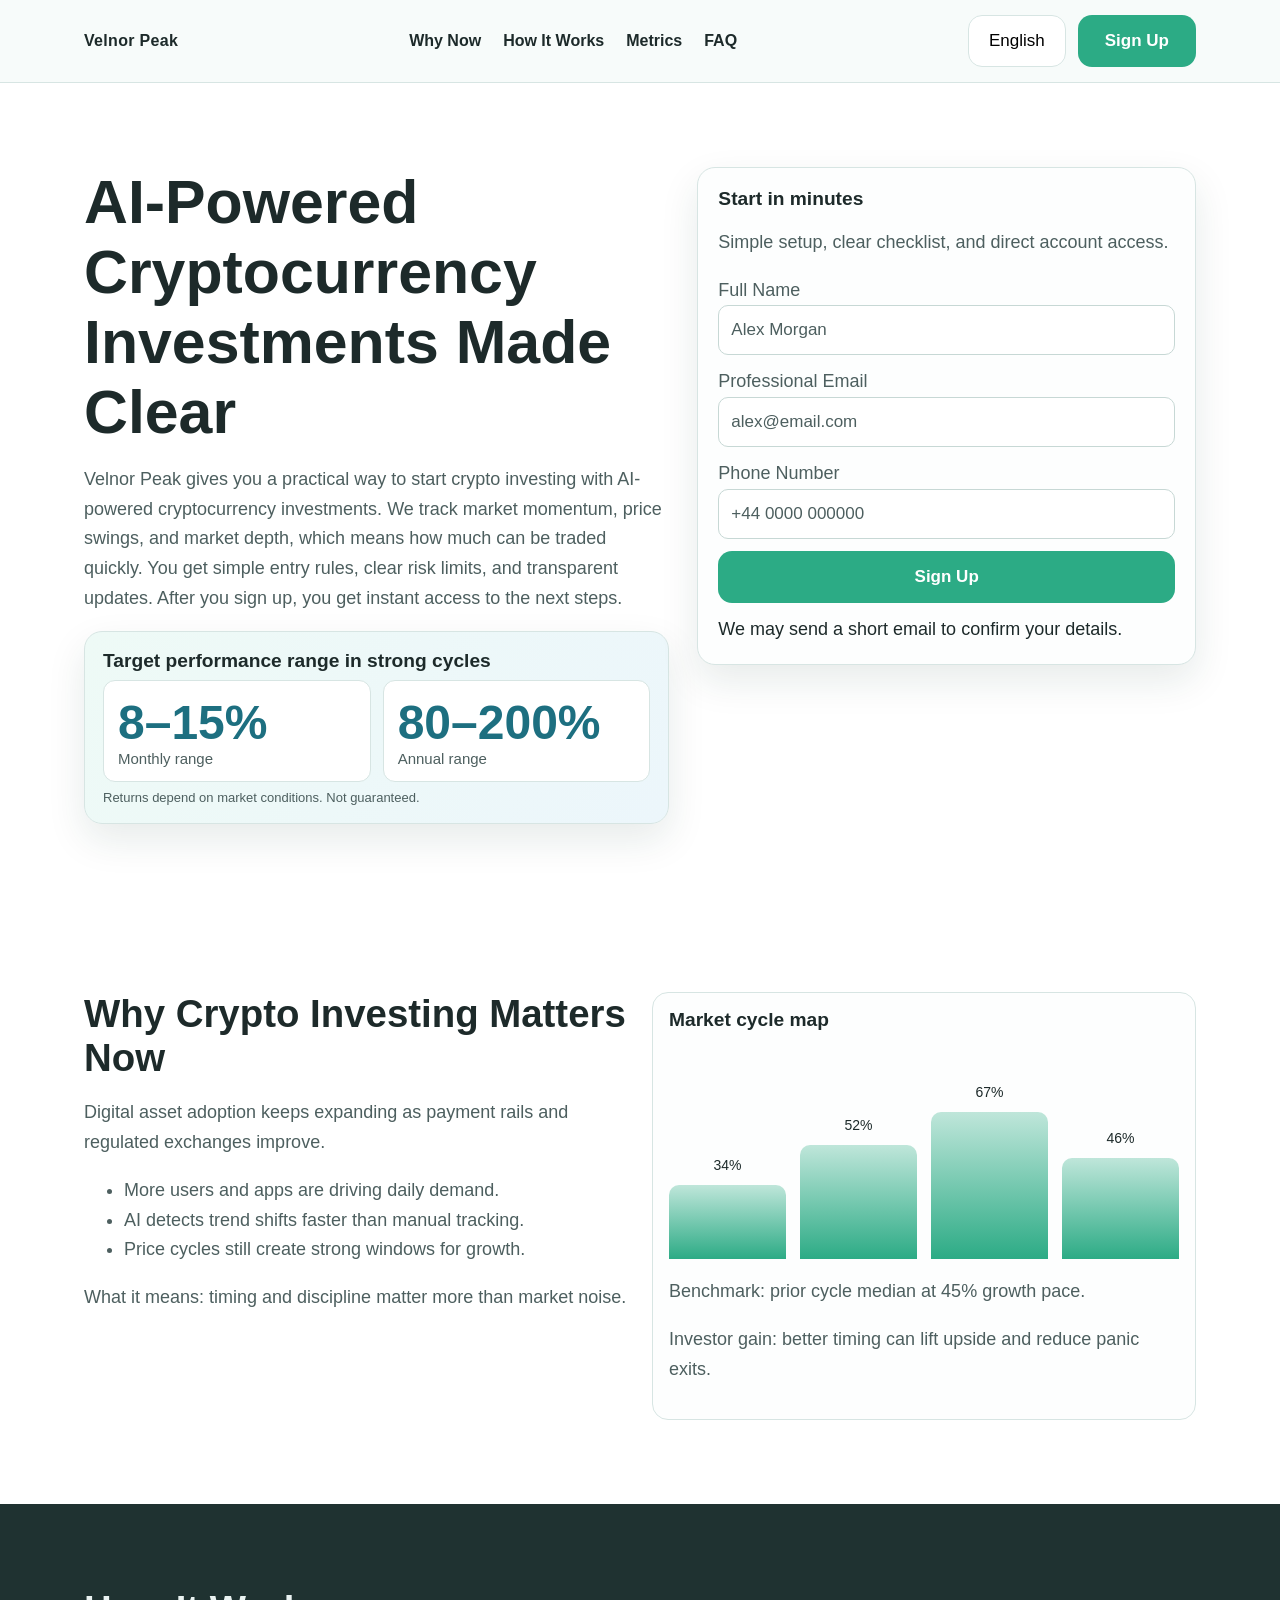
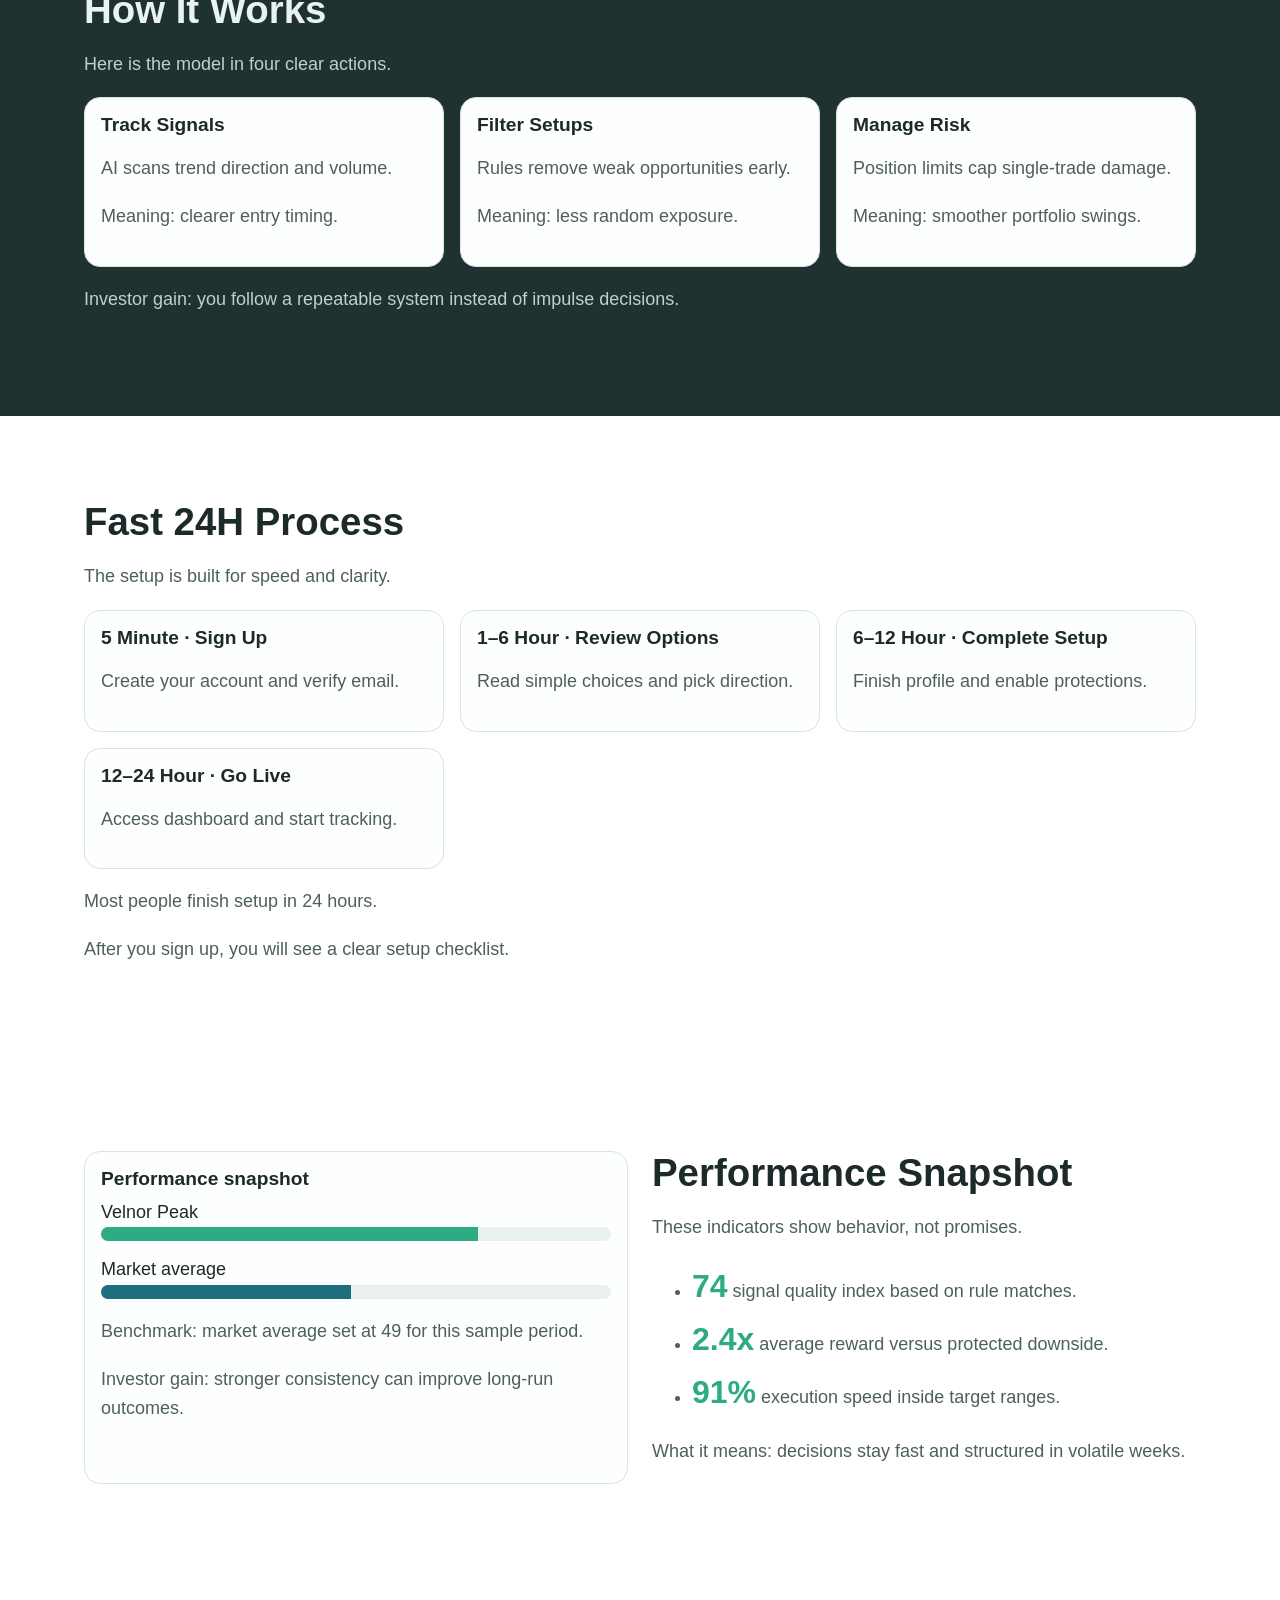
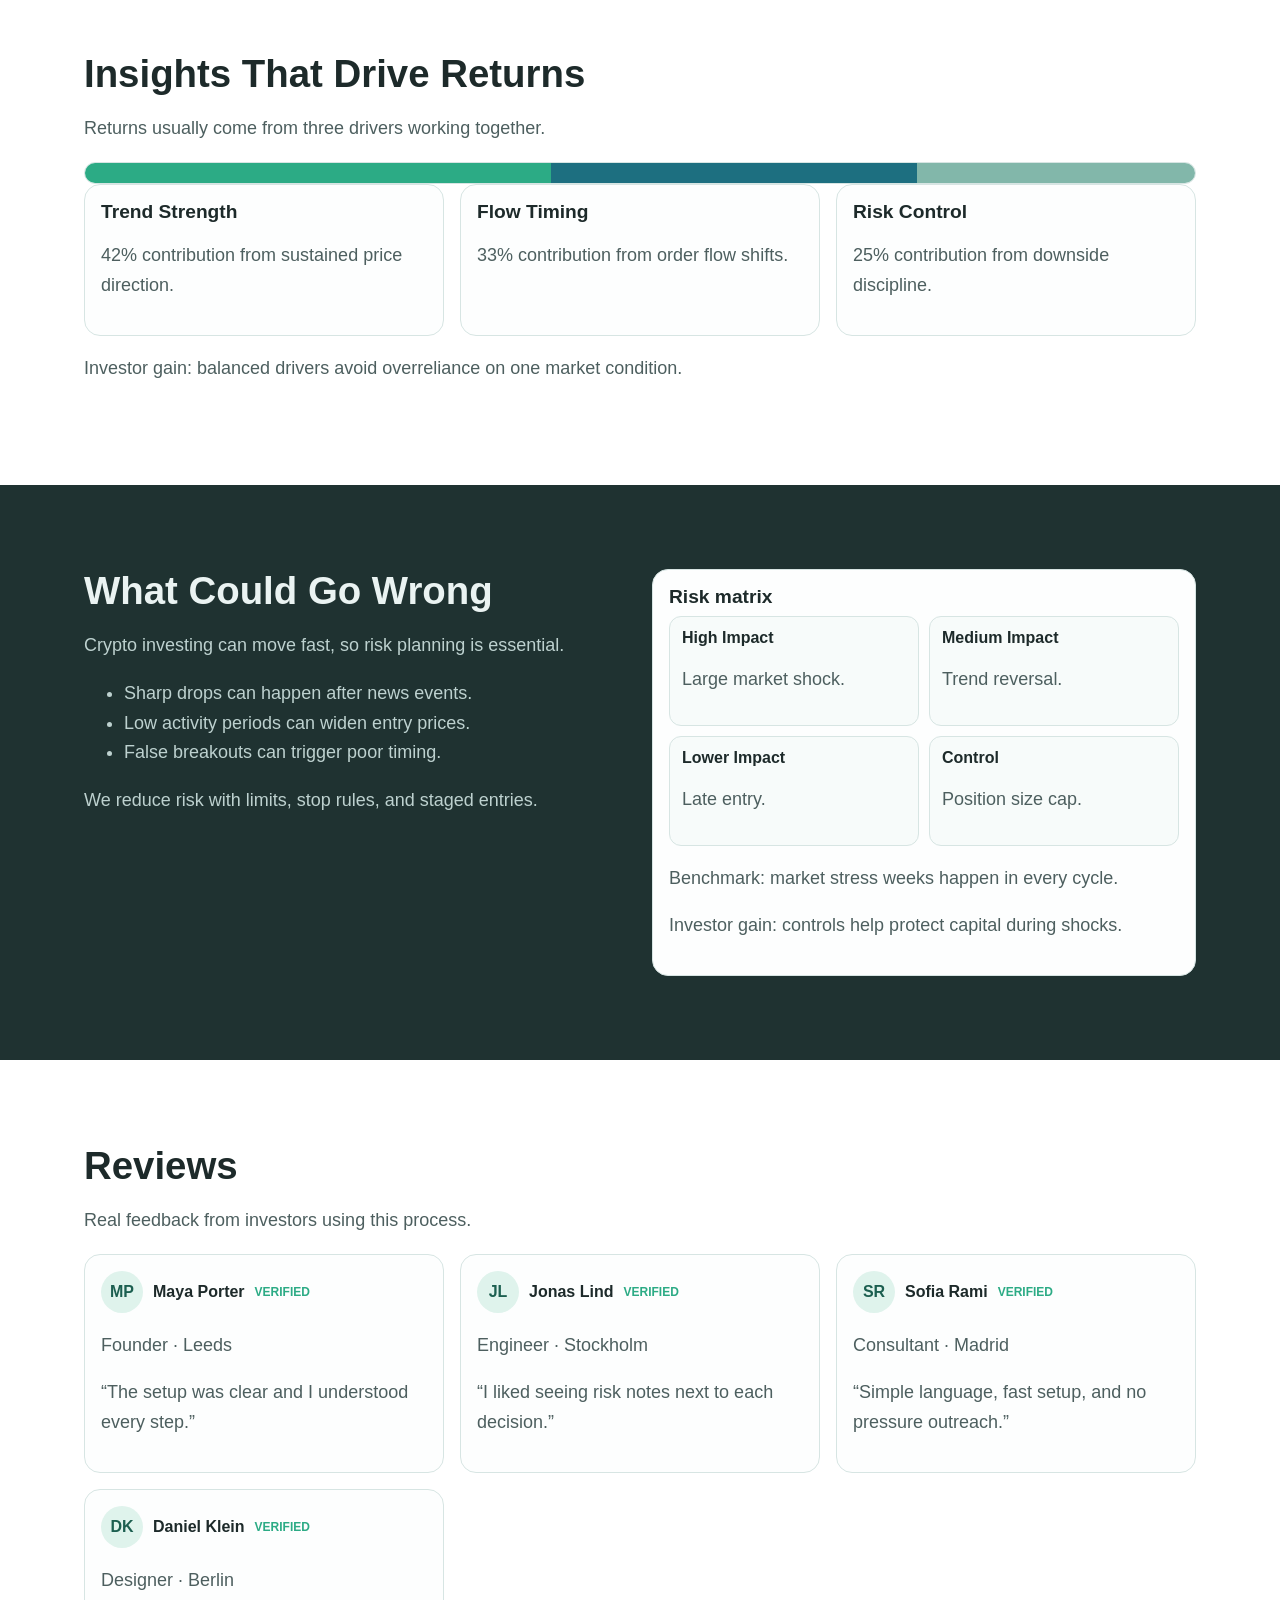
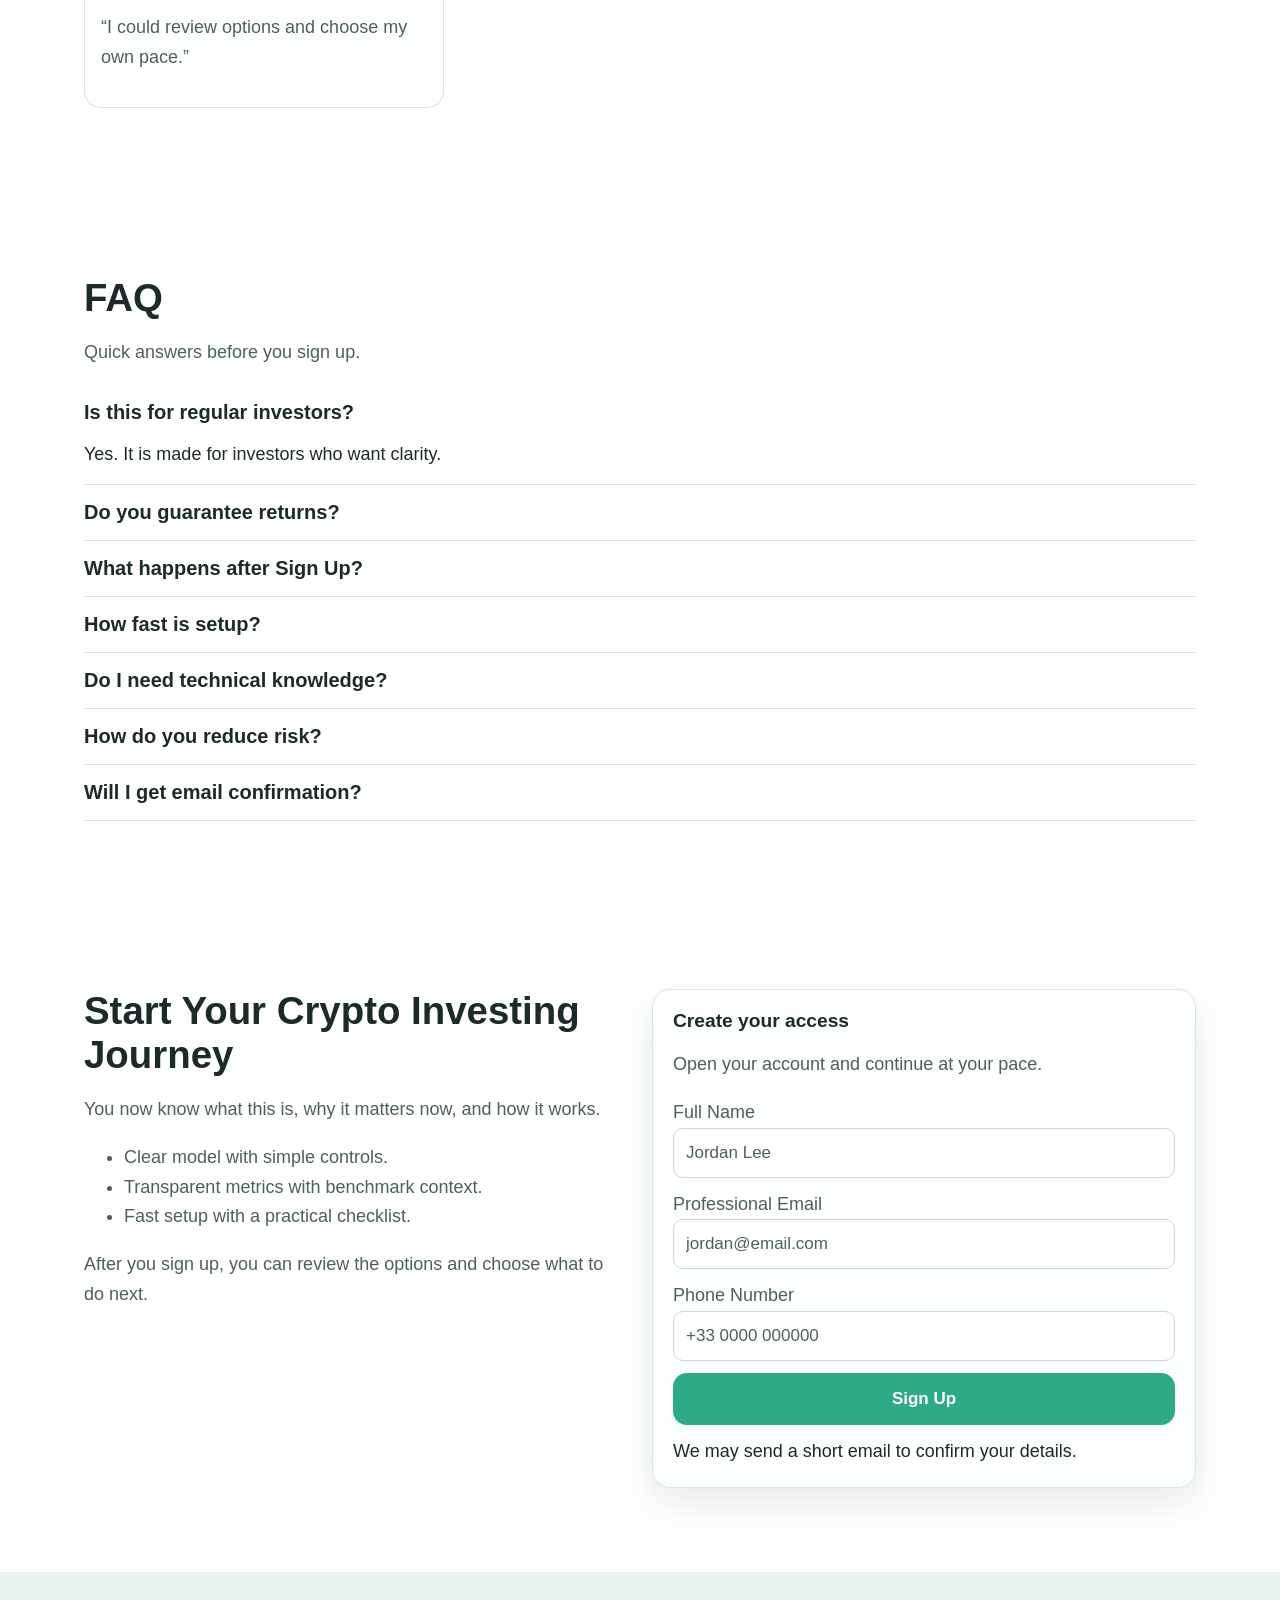
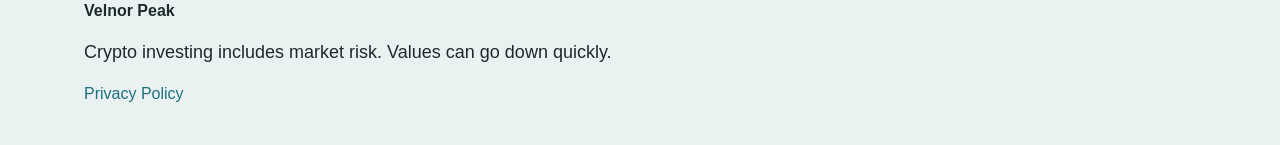
<file: index.html>
<!doctype html>
<html lang="en">
<head>
<meta charset="utf-8"/>
<meta name="viewport" content="width=device-width, initial-scale=1"/>
<title>Velnor Peak | AI-Powered Cryptocurrency Investments | English</title>
<meta name="description" content="Velnor Peak offers a clear path for crypto investing with AI-powered cryptocurrency investments and simple risk controls."/>
<link rel="canonical" href="https://velnorpeak.com/index.html"/>
<link rel="alternate" hreflang="en" href="https://velnorpeak.com/index.html"/>
<link rel="alternate" hreflang="de" href="https://velnorpeak.com/de/index.html"/>
<link rel="alternate" hreflang="fr" href="https://velnorpeak.com/fr/index.html"/>
<link rel="alternate" hreflang="es" href="https://velnorpeak.com/es/index.html"/>
<link rel="alternate" hreflang="it" href="https://velnorpeak.com/it/index.html"/>
<link rel="alternate" hreflang="tr" href="https://velnorpeak.com/tr/index.html"/>
<link rel="alternate" hreflang="pt" href="https://velnorpeak.com/pt/index.html"/>
<link rel="alternate" hreflang="ja" href="https://velnorpeak.com/jp/index.html"/>
<link rel="alternate" hreflang="sk" href="https://velnorpeak.com/sk/index.html"/>
<link rel="alternate" hreflang="nl-BE" href="https://velnorpeak.com/be/index.html"/>
<meta property="og:title" content="Velnor Peak | AI-Powered Cryptocurrency Investments | English"/><meta property="og:description" content="AI-powered cryptocurrency investments for regular investors."/>
<meta property="og:type" content="website"/><meta property="og:url" content="https://velnorpeak.com/index.html"/>
<meta name="twitter:card" content="summary_large_image"/><meta name="twitter:title" content="Velnor Peak | AI-Powered Cryptocurrency Investments | English"/>
<meta name="twitter:description" content="See how crypto investing works with simple steps and clear metrics."/>
<link rel="stylesheet" href="assets/style.css"/>
<script defer src="assets/app.js"></script>
<script type="application/ld+json">{"@context":"https://schema.org","@graph":[{"@type":"Organization","name":"Velnor Peak","url":"https://velnorpeak.com"},{"@type":"WebSite","name":"Velnor Peak","url":"https://velnorpeak.com"},{"@type":"FAQPage","mainEntity":[{"@type":"Question","name":"Is this beginner friendly?","acceptedAnswer":{"@type":"Answer","text":"Yes. The flow is simple and clearly explained."}}]},{"@type":"Review","author":{"@type":"Person","name":"Maya Porter"},"reviewBody":"Simple process and clear updates."}]}</script>
</head>
<body>
<header class="header"><div class="container header-row"><div class="brand">Velnor Peak</div>
<nav class="nav" aria-label="Primary"><a href="#market">Why Now</a><a href="#model">How It Works</a><a href="#metrics">Metrics</a><a href="#faq">FAQ</a></nav>
<div class="header-right"><div class="lang-wrap" data-lang><button class="lang-trigger" aria-expanded="false">English</button><div class="lang-menu">
<a href="index.html"><svg class="flag" viewBox="0 0 18 12" aria-hidden="true"><rect width="18" height="12" fill="#012169"/></svg>English</a>
<a href="de/index.html"><svg class="flag" viewBox="0 0 18 12"><rect width="18" height="4" y="0" fill="#000"/><rect width="18" height="4" y="4" fill="#d00"/><rect width="18" height="4" y="8" fill="#ffce00"/></svg>Deutsch</a>
<a href="fr/index.html"><svg class="flag" viewBox="0 0 18 12"><rect width="6" height="12" fill="#0055a4"/><rect x="6" width="6" height="12" fill="#fff"/><rect x="12" width="6" height="12" fill="#ef4135"/></svg>Français</a>
<a href="es/index.html"><svg class="flag" viewBox="0 0 18 12"><rect width="18" height="12" fill="#c60b1e"/><rect y="3" width="18" height="6" fill="#ffc400"/></svg>Español</a>
<a href="it/index.html"><svg class="flag" viewBox="0 0 18 12"><rect width="6" height="12" fill="#009246"/><rect x="6" width="6" height="12" fill="#fff"/><rect x="12" width="6" height="12" fill="#ce2b37"/></svg>Italiano</a>
<a href="tr/index.html"><svg class="flag" viewBox="0 0 18 12"><rect width="18" height="12" fill="#e30a17"/></svg>Türkçe</a>
<a href="pt/index.html"><svg class="flag" viewBox="0 0 18 12"><rect width="7" height="12" fill="#046a38"/><rect x="7" width="11" height="12" fill="#da291c"/></svg>Português</a>
<a href="jp/index.html"><svg class="flag" viewBox="0 0 18 12"><rect width="18" height="12" fill="#fff"/><circle cx="9" cy="6" r="3" fill="#bc002d"/></svg>日本語</a>
<a href="sk/index.html"><svg class="flag" viewBox="0 0 18 12"><rect width="18" height="4" fill="#fff"/><rect y="4" width="18" height="4" fill="#0b4ea2"/><rect y="8" width="18" height="4" fill="#ee1c25"/></svg>Slovak</a>
<a href="be/index.html"><svg class="flag" viewBox="0 0 18 12"><rect width="6" height="12" fill="#000"/><rect x="6" width="6" height="12" fill="#fdcf00"/><rect x="12" width="6" height="12" fill="#ef3340"/></svg>Nederlands (BE)</a>
</div></div><a class="btn" href="#signup-final">Sign Up</a></div>
<button class="burger" aria-label="Open menu">☰</button></div></header>
<div class="mobile-drawer" aria-hidden="true"><div class="drawer-panel"><div class="drawer-top"><strong>Menu</strong><button class="drawer-close" aria-label="Close menu">✕</button></div><p><a href="#market">Why Now</a></p><p><a href="#model">How It Works</a></p><p><a href="#metrics">Metrics</a></p><p><a href="#faq">FAQ</a></p><div class="lang-wrap" data-lang><button class="lang-trigger">English</button><div class="lang-menu">
<a href="index.html"><svg class="flag" viewBox="0 0 18 12" aria-hidden="true"><rect width="18" height="12" fill="#012169"/></svg>English</a>
<a href="de/index.html"><svg class="flag" viewBox="0 0 18 12"><rect width="18" height="4" y="0" fill="#000"/><rect width="18" height="4" y="4" fill="#d00"/><rect width="18" height="4" y="8" fill="#ffce00"/></svg>Deutsch</a>
<a href="fr/index.html"><svg class="flag" viewBox="0 0 18 12"><rect width="6" height="12" fill="#0055a4"/><rect x="6" width="6" height="12" fill="#fff"/><rect x="12" width="6" height="12" fill="#ef4135"/></svg>Français</a>
<a href="es/index.html"><svg class="flag" viewBox="0 0 18 12"><rect width="18" height="12" fill="#c60b1e"/><rect y="3" width="18" height="6" fill="#ffc400"/></svg>Español</a>
<a href="it/index.html"><svg class="flag" viewBox="0 0 18 12"><rect width="6" height="12" fill="#009246"/><rect x="6" width="6" height="12" fill="#fff"/><rect x="12" width="6" height="12" fill="#ce2b37"/></svg>Italiano</a>
<a href="tr/index.html"><svg class="flag" viewBox="0 0 18 12"><rect width="18" height="12" fill="#e30a17"/></svg>Türkçe</a>
<a href="pt/index.html"><svg class="flag" viewBox="0 0 18 12"><rect width="7" height="12" fill="#046a38"/><rect x="7" width="11" height="12" fill="#da291c"/></svg>Português</a>
<a href="jp/index.html"><svg class="flag" viewBox="0 0 18 12"><rect width="18" height="12" fill="#fff"/><circle cx="9" cy="6" r="3" fill="#bc002d"/></svg>日本語</a>
<a href="sk/index.html"><svg class="flag" viewBox="0 0 18 12"><rect width="18" height="4" fill="#fff"/><rect y="4" width="18" height="4" fill="#0b4ea2"/><rect y="8" width="18" height="4" fill="#ee1c25"/></svg>Slovak</a>
<a href="be/index.html"><svg class="flag" viewBox="0 0 18 12"><rect width="6" height="12" fill="#000"/><rect x="6" width="6" height="12" fill="#fdcf00"/><rect x="12" width="6" height="12" fill="#ef3340"/></svg>Nederlands (BE)</a>
</div></div><p><a class="btn" href="#signup-final">Sign Up</a></p></div></div>

<main>
<section class="section light"><div class="container hero-grid"><div>
<h1>AI-Powered Cryptocurrency Investments Made Clear</h1>
<p>Velnor Peak gives you a practical way to start crypto investing with AI-powered cryptocurrency investments. We track market momentum, price swings, and market depth, which means how much can be traded quickly. You get simple entry rules, clear risk limits, and transparent updates. After you sign up, you get instant access to the next steps.</p>
<div class="perf-panel"><h3>Target performance range in strong cycles</h3><div class="perf-row"><div class="perf-metric"><div class="perf-value">8–15%</div><div class="perf-label">Monthly range</div></div><div class="perf-metric"><div class="perf-value">80–200%</div><div class="perf-label">Annual range</div></div></div><div class="perf-note">Returns depend on market conditions. Not guaranteed.</div></div>
</div>
<div class="form-card" id="signup"><h3 class="form-title">Start in minutes</h3><p class="form-sub">Simple setup, clear checklist, and direct account access.</p><form class="form-stack"><label>Full Name<input placeholder="Alex Morgan" required/></label><label>Professional Email<input type="email" placeholder="alex@email.com" required/></label><label>Phone Number<input type="tel" placeholder="+44 0000 000000" required/></label><button class="btn" type="submit">Sign Up</button><small>We may send a short email to confirm your details.</small></form></div>
</div></section>

<section class="section light" id="market"><div class="container split"><div><h2>Why Crypto Investing Matters Now</h2><p>Digital asset adoption keeps expanding as payment rails and regulated exchanges improve.</p><ul><li>More users and apps are driving daily demand.</li><li>AI detects trend shifts faster than manual tracking.</li><li>Price cycles still create strong windows for growth.</li></ul><p>What it means: timing and discipline matter more than market noise.</p></div>
<div class="card"><h3>Market cycle map</h3><div class="vertical-chart"><div class="vcol" style="height:34%"><span>34%</span></div><div class="vcol" style="height:52%"><span>52%</span></div><div class="vcol" style="height:67%"><span>67%</span></div><div class="vcol" style="height:46%"><span>46%</span></div></div><p>Benchmark: prior cycle median at 45% growth pace.</p><p>Investor gain: better timing can lift upside and reduce panic exits.</p></div></div></section>

<section class="section dark" id="model"><div class="container"><h2>How It Works</h2><p>Here is the model in four clear actions.</p><div class="grid-3"><article class="card"><h3>Track Signals</h3><p>AI scans trend direction and volume.</p><p class="muted">Meaning: clearer entry timing.</p></article><article class="card"><h3>Filter Setups</h3><p>Rules remove weak opportunities early.</p><p class="muted">Meaning: less random exposure.</p></article><article class="card"><h3>Manage Risk</h3><p>Position limits cap single-trade damage.</p><p class="muted">Meaning: smoother portfolio swings.</p></article></div><p>Investor gain: you follow a repeatable system instead of impulse decisions.</p></div></section>

<section class="section light" id="process"><div class="container"><h2>Fast 24H Process</h2><p>The setup is built for speed and clarity.</p><div class="grid-2"><div class="card"><h3>5 Minute · Sign Up</h3><p>Create your account and verify email.</p></div><div class="card"><h3>1–6 Hour · Review Options</h3><p>Read simple choices and pick direction.</p></div><div class="card"><h3>6–12 Hour · Complete Setup</h3><p>Finish profile and enable protections.</p></div><div class="card"><h3>12–24 Hour · Go Live</h3><p>Access dashboard and start tracking.</p></div></div><p>Most people finish setup in 24 hours.</p><p>After you sign up, you will see a clear setup checklist.</p></div></section>

<section class="section light" id="metrics"><div class="container split"><div class="card"><h3>Performance snapshot</h3><div class="dual-bars"><div class="row"><small>Velnor Peak</small><div class="bar-track"><div class="bar-fill" style="width:74%;background:var(--accent-a)"></div></div></div><div class="row"><small>Market average</small><div class="bar-track"><div class="bar-fill" style="width:49%;background:var(--accent-b)"></div></div></div></div><p>Benchmark: market average set at 49 for this sample period.</p><p>Investor gain: stronger consistency can improve long-run outcomes.</p></div>
<div><h2>Performance Snapshot</h2><p>These indicators show behavior, not promises.</p><ul><li><strong class="kpi">74</strong> signal quality index based on rule matches.</li><li><strong class="kpi">2.4x</strong> average reward versus protected downside.</li><li><strong class="kpi">91%</strong> execution speed inside target ranges.</li></ul><p>What it means: decisions stay fast and structured in volatile weeks.</p></div></div></section>

<section class="section light" id="insights"><div class="container"><h2>Insights That Drive Returns</h2><p>Returns usually come from three drivers working together.</p><div class="stacked-bar"><div class="seg" style="width:42%;background:#2cab85"></div><div class="seg" style="width:33%;background:#1d6f80"></div><div class="seg" style="width:25%;background:#82b7aa"></div></div><div class="grid-3"><div class="card"><h3>Trend Strength</h3><p>42% contribution from sustained price direction.</p></div><div class="card"><h3>Flow Timing</h3><p>33% contribution from order flow shifts.</p></div><div class="card"><h3>Risk Control</h3><p>25% contribution from downside discipline.</p></div></div><p>Investor gain: balanced drivers avoid overreliance on one market condition.</p></div></section>

<section class="section dark" id="risk"><div class="container split"><div><h2>What Could Go Wrong</h2><p>Crypto investing can move fast, so risk planning is essential.</p><ul><li>Sharp drops can happen after news events.</li><li>Low activity periods can widen entry prices.</li><li>False breakouts can trigger poor timing.</li></ul><p>We reduce risk with limits, stop rules, and staged entries.</p></div><div class="card"><h3>Risk matrix</h3><div class="risk-matrix"><div class="risk-box"><strong>High Impact</strong><p>Large market shock.</p></div><div class="risk-box"><strong>Medium Impact</strong><p>Trend reversal.</p></div><div class="risk-box"><strong>Lower Impact</strong><p>Late entry.</p></div><div class="risk-box"><strong>Control</strong><p>Position size cap.</p></div></div><p>Benchmark: market stress weeks happen in every cycle.</p><p>Investor gain: controls help protect capital during shocks.</p></div></div></section>

<section class="section light" id="reviews"><div class="container"><h2>Reviews</h2><p>Real feedback from investors using this process.</p><div class="grid-2"><article class="card"><div class="review-head"><div class="avatar">MP</div><strong>Maya Porter</strong><span class="verified">VERIFIED</span></div><p>Founder · Leeds</p><p>“The setup was clear and I understood every step.”</p></article><article class="card"><div class="review-head"><div class="avatar">JL</div><strong>Jonas Lind</strong><span class="verified">VERIFIED</span></div><p>Engineer · Stockholm</p><p>“I liked seeing risk notes next to each decision.”</p></article><article class="card"><div class="review-head"><div class="avatar">SR</div><strong>Sofia Rami</strong><span class="verified">VERIFIED</span></div><p>Consultant · Madrid</p><p>“Simple language, fast setup, and no pressure outreach.”</p></article><article class="card"><div class="review-head"><div class="avatar">DK</div><strong>Daniel Klein</strong><span class="verified">VERIFIED</span></div><p>Designer · Berlin</p><p>“I could review options and choose my own pace.”</p></article></div></div></section>

<section class="section light" id="faq"><div class="container"><h2>FAQ</h2><p>Quick answers before you sign up.</p>
<div class="faq-item open"><button class="faq-q">Is this for regular investors?</button><div class="faq-answer">Yes. It is made for investors who want clarity.</div></div>
<div class="faq-item"><button class="faq-q">Do you guarantee returns?</button><div class="faq-answer">No. Returns depend on market conditions and are never guaranteed.</div></div>
<div class="faq-item"><button class="faq-q">What happens after Sign Up?</button><div class="faq-answer">After you sign up, you can review the options and choose what to do next.</div></div>
<div class="faq-item"><button class="faq-q">How fast is setup?</button><div class="faq-answer">Most people complete setup in less than 24 hours.</div></div>
<div class="faq-item"><button class="faq-q">Do I need technical knowledge?</button><div class="faq-answer">No. Every step uses plain language and practical examples.</div></div>
<div class="faq-item"><button class="faq-q">How do you reduce risk?</button><div class="faq-answer">We use position limits, stop rules, and staged entries.</div></div>
<div class="faq-item"><button class="faq-q">Will I get email confirmation?</button><div class="faq-answer">The flow is online. We may send a short email only.</div></div>
</div></section>

<section class="section light" id="signup-final"><div class="container split"><div><h2>Start Your Crypto Investing Journey</h2><p>You now know what this is, why it matters now, and how it works.</p><ul><li>Clear model with simple controls.</li><li>Transparent metrics with benchmark context.</li><li>Fast setup with a practical checklist.</li></ul><p>After you sign up, you can review the options and choose what to do next.</p></div>
<div class="form-card"><h3>Create your access</h3><p class="form-sub">Open your account and continue at your pace.</p><form class="form-stack"><label>Full Name<input placeholder="Jordan Lee" required/></label><label>Professional Email<input type="email" placeholder="jordan@email.com" required/></label><label>Phone Number<input type="tel" placeholder="+33 0000 000000" required/></label><button class="btn" type="submit">Sign Up</button><small>We may send a short email to confirm your details.</small></form></div>
</div></section>
</main>

<footer class="footer"><div class="container"><strong>Velnor Peak</strong><p class="footer-note">Crypto investing includes market risk. Values can go down quickly.</p><a href="#" data-open-privacy>Privacy Policy</a></div></footer>

<div class="modal" role="dialog" aria-modal="true" aria-label="Privacy Policy"><div class="modal-card"><div class="modal-top"><h2>Privacy Policy</h2><button data-close-privacy aria-label="Close">✕</button></div>
<h3>Introduction</h3><p>We explain clearly how we handle your personal data.</p>
<h3>Data collection</h3><p>We collect name, email, phone, and usage actions on this site.</p>
<h3>Legal basis</h3><p>We process data to provide service access and respond to your requests.</p>
<h3>Cookies</h3><p>Cookies help keep sessions secure and improve page performance.</p>
<h3>Retention</h3><p>We keep data only as long as needed for service and legal duties.</p>
<h3>Third-party sharing</h3><p>We share limited data with hosting and email providers.</p>
<h3>Security</h3><p>We use encryption, access controls, and audit logs.</p>
<h3>User rights</h3><p>You can request access, correction, deletion, or data export.</p>
<h3>International transfers</h3><p>Your data may be processed in other countries with safeguards.</p>
<h3>Industry risk disclosure</h3><p>Crypto markets are volatile. No outcome is guaranteed.</p>
<h3>Contact</h3><p>Email: privacy@velnorpeak.com</p>
<p><button class="btn" data-close-privacy>Close</button></p></div></div>
</body></html>
</file>
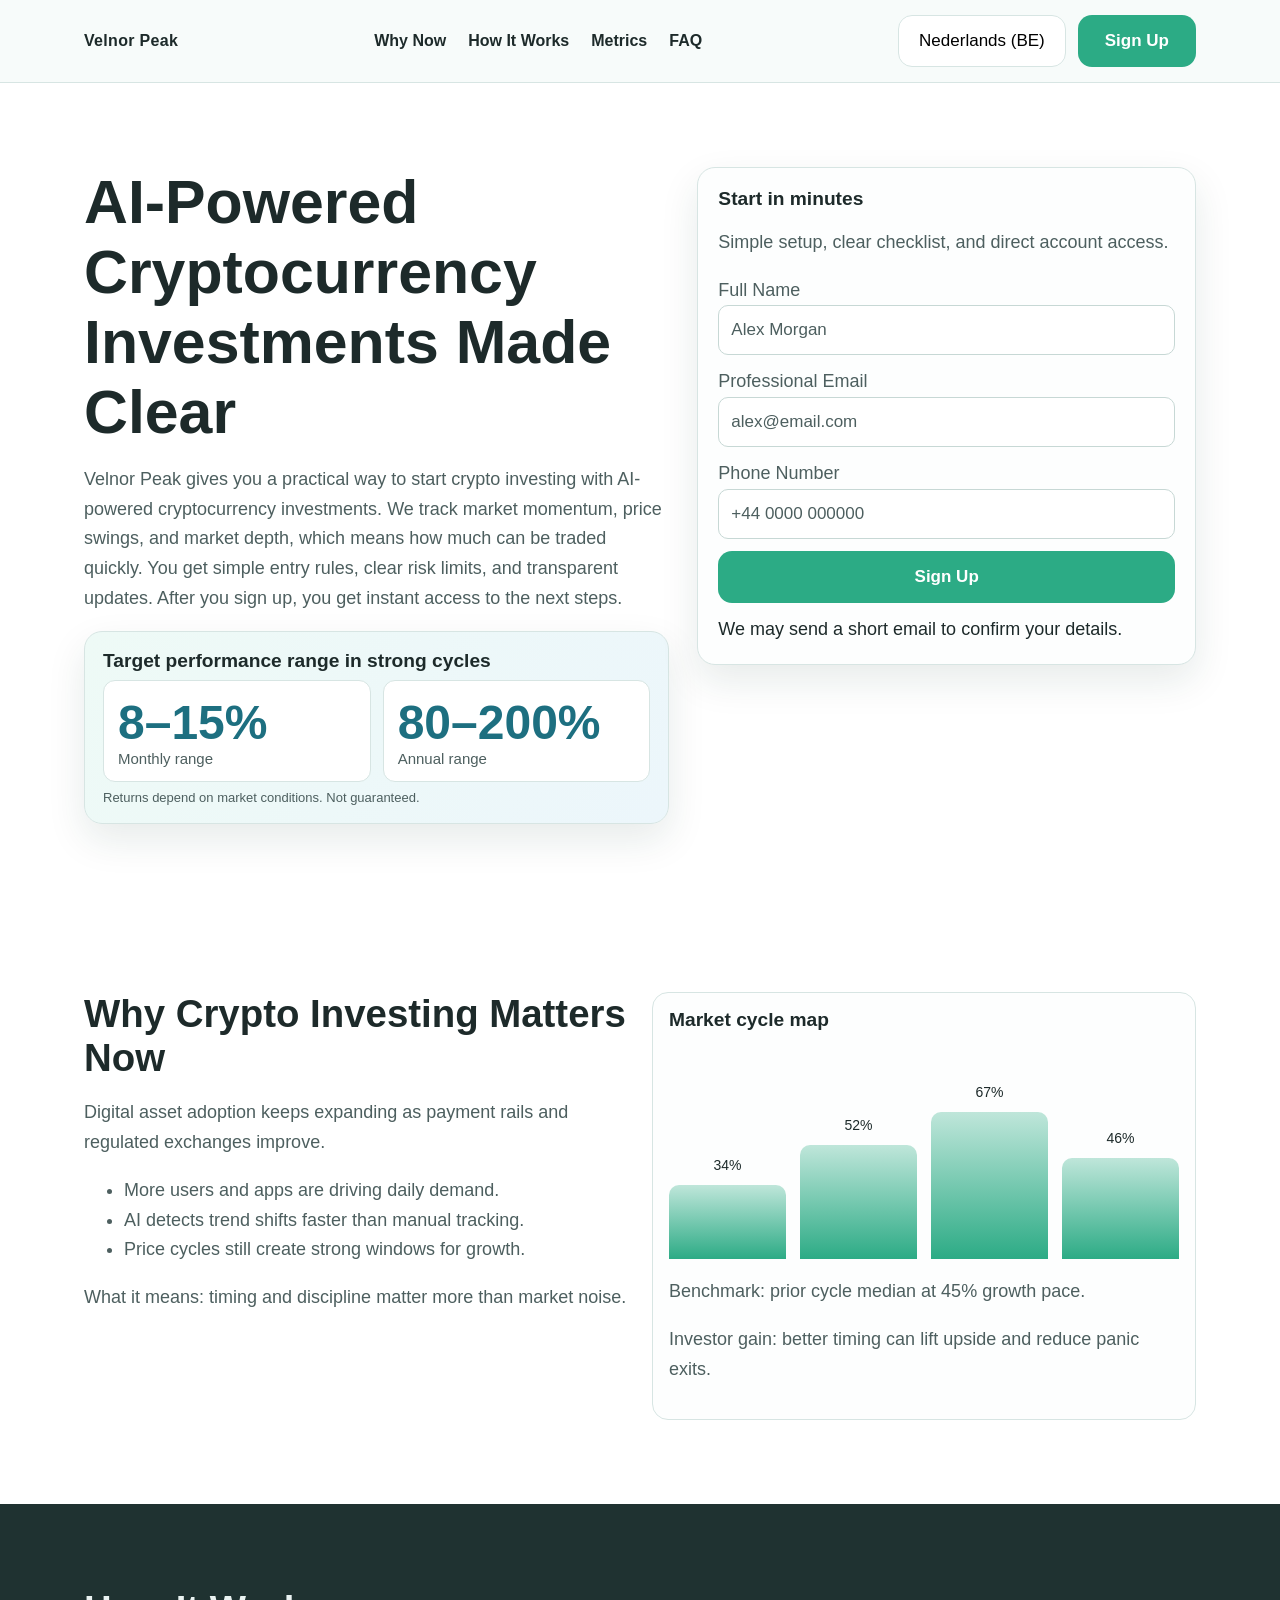
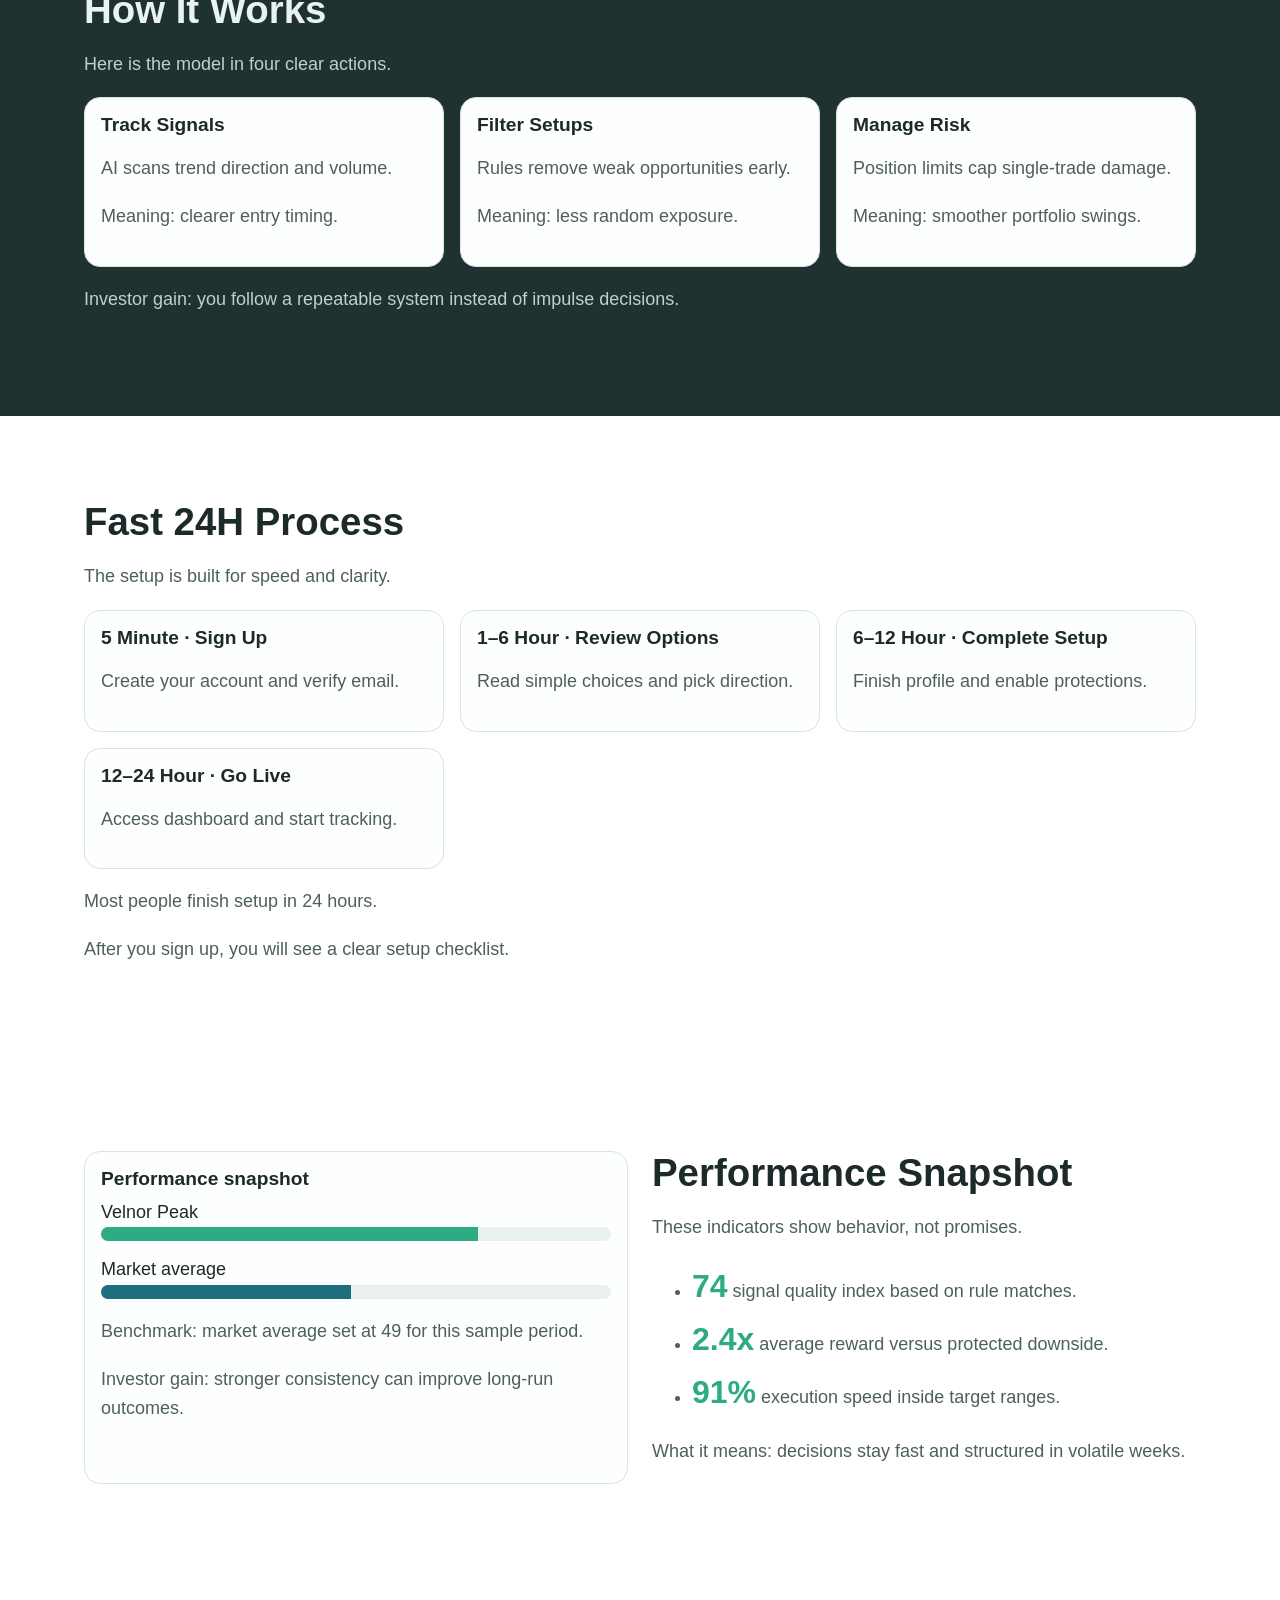
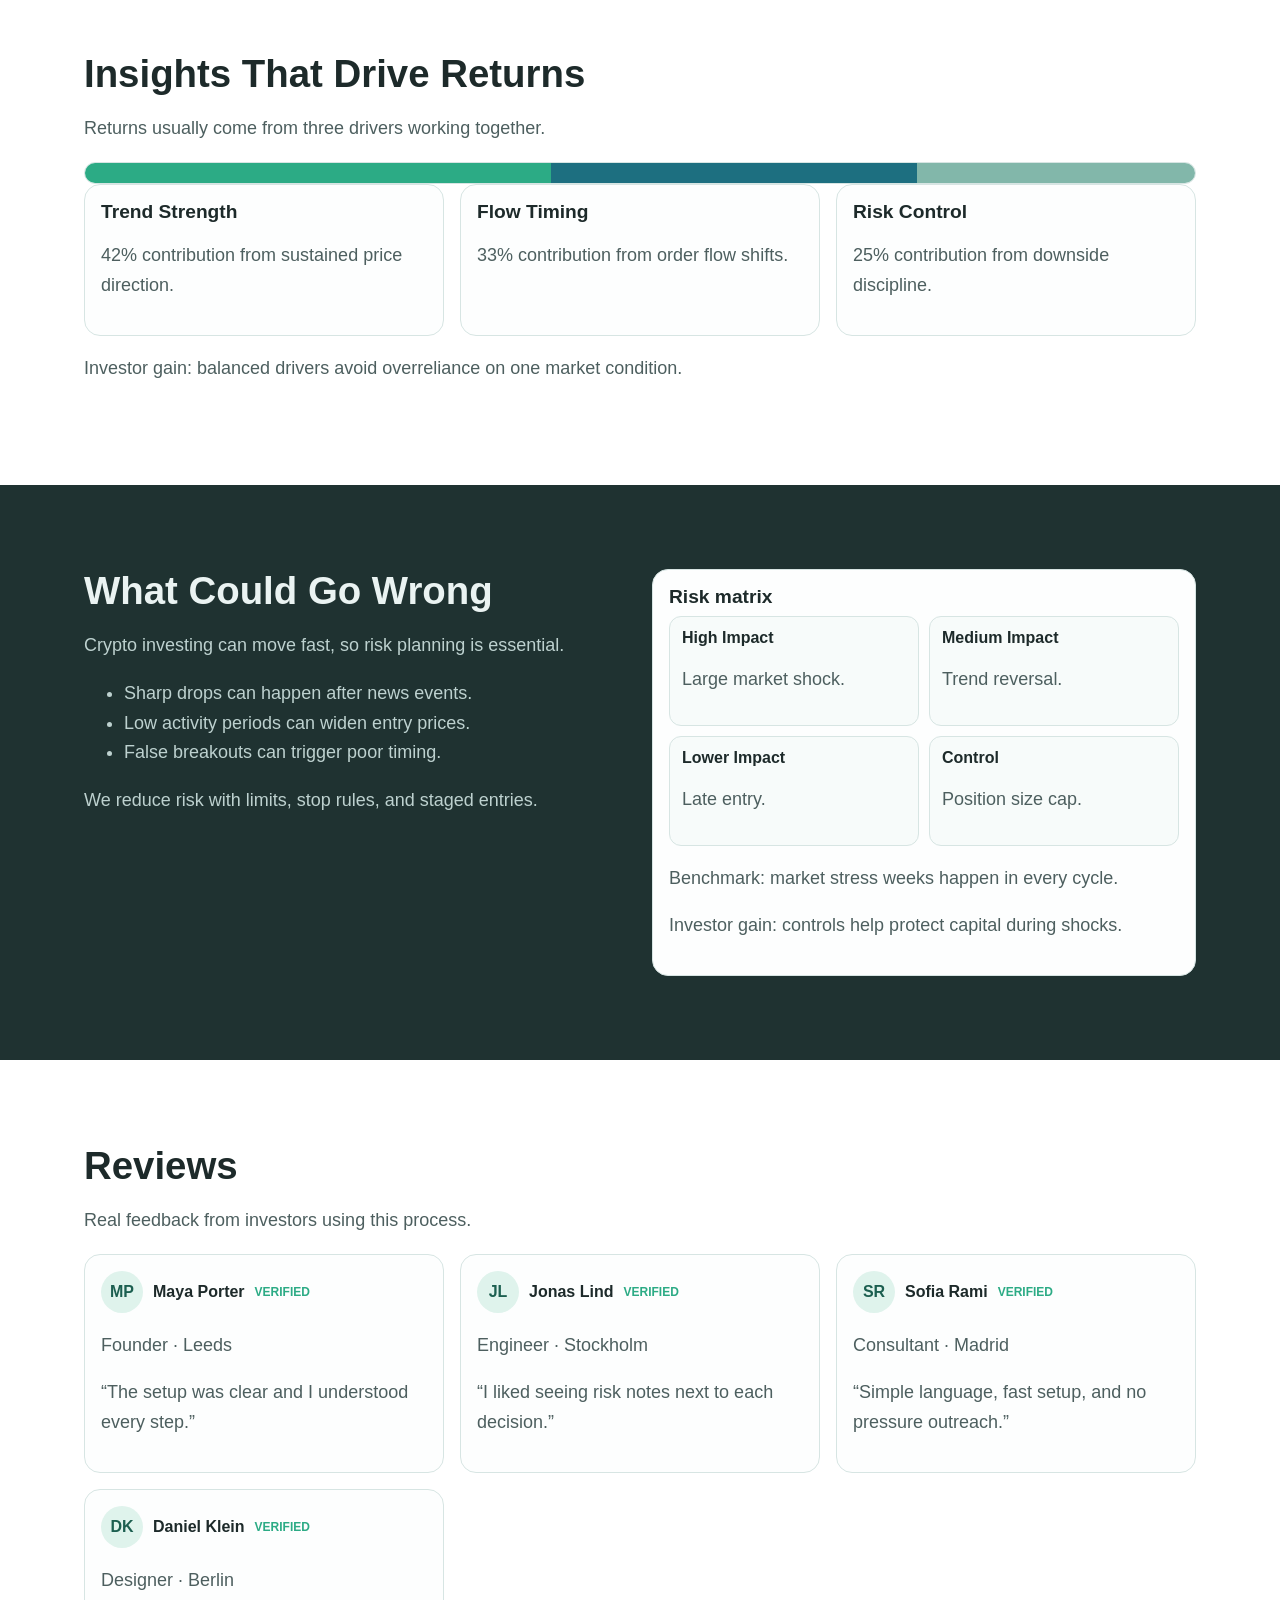
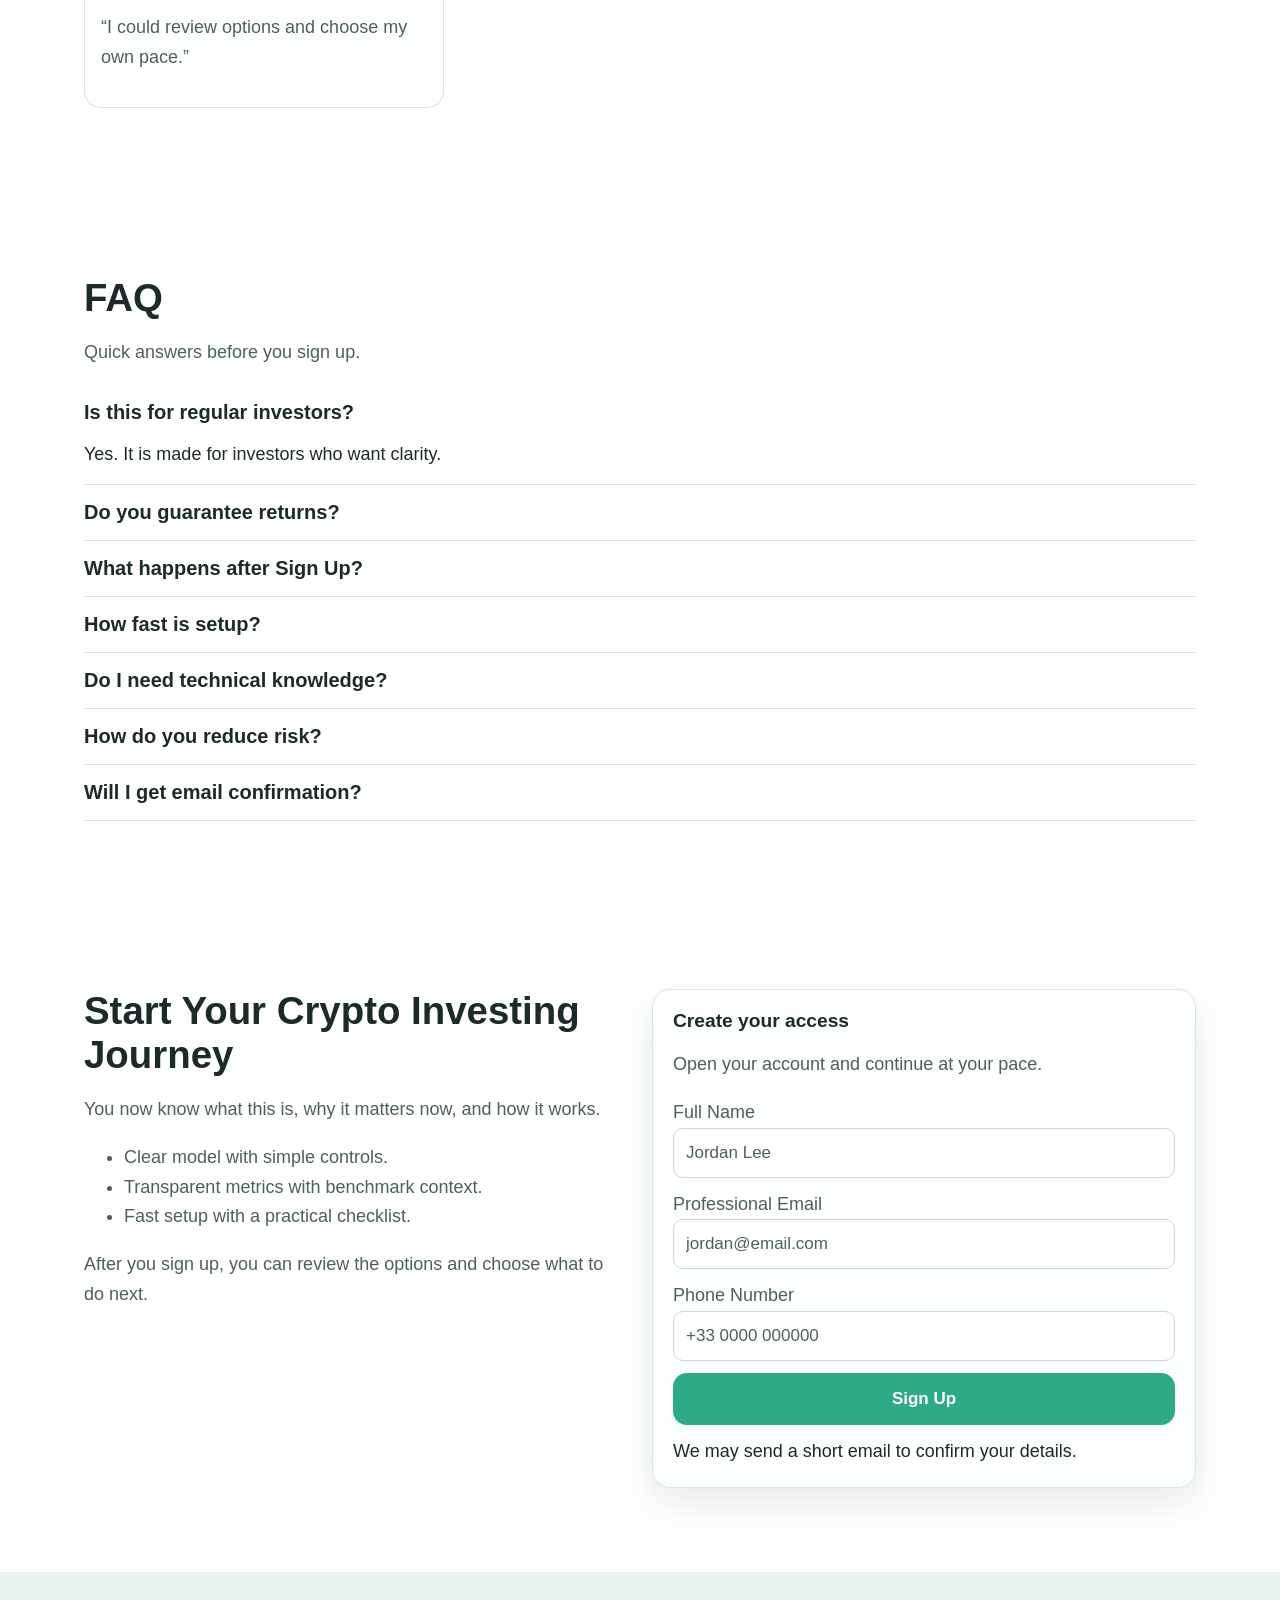
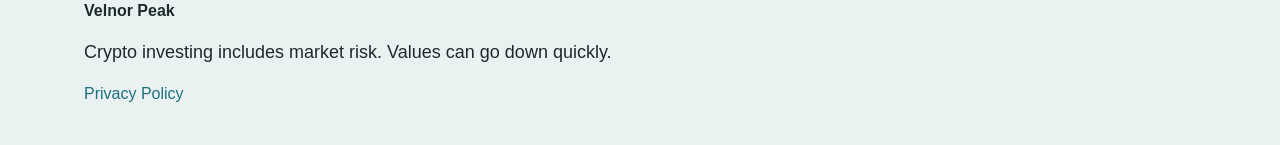
<file: be/index.html>
<!doctype html>
<html lang="en">
<head>
<meta charset="utf-8"/>
<meta name="viewport" content="width=device-width, initial-scale=1"/>
<title>Velnor Peak | AI-Powered Cryptocurrency Investments | Nederlands (BE)</title>
<meta name="description" content="Velnor Peak offers a clear path for crypto investing with AI-powered cryptocurrency investments and simple risk controls."/>
<link rel="canonical" href="https://velnorpeak.com/be/index.html"/>
<link rel="alternate" hreflang="en" href="https://velnorpeak.com/index.html"/>
<link rel="alternate" hreflang="de" href="https://velnorpeak.com/de/index.html"/>
<link rel="alternate" hreflang="fr" href="https://velnorpeak.com/fr/index.html"/>
<link rel="alternate" hreflang="es" href="https://velnorpeak.com/es/index.html"/>
<link rel="alternate" hreflang="it" href="https://velnorpeak.com/it/index.html"/>
<link rel="alternate" hreflang="tr" href="https://velnorpeak.com/tr/index.html"/>
<link rel="alternate" hreflang="pt" href="https://velnorpeak.com/pt/index.html"/>
<link rel="alternate" hreflang="ja" href="https://velnorpeak.com/jp/index.html"/>
<link rel="alternate" hreflang="sk" href="https://velnorpeak.com/sk/index.html"/>
<link rel="alternate" hreflang="nl-BE" href="https://velnorpeak.com/be/index.html"/>
<meta property="og:title" content="Velnor Peak | AI-Powered Cryptocurrency Investments | Nederlands (BE)"/><meta property="og:description" content="AI-powered cryptocurrency investments for regular investors."/>
<meta property="og:type" content="website"/><meta property="og:url" content="https://velnorpeak.com/be/index.html"/>
<meta name="twitter:card" content="summary_large_image"/><meta name="twitter:title" content="Velnor Peak | AI-Powered Cryptocurrency Investments | Nederlands (BE)"/>
<meta name="twitter:description" content="See how crypto investing works with simple steps and clear metrics."/>
<link rel="stylesheet" href="../assets/style.css"/>
<script defer src="../assets/app.js"></script>
<script type="application/ld+json">{"@context":"https://schema.org","@graph":[{"@type":"Organization","name":"Velnor Peak","url":"https://velnorpeak.com"},{"@type":"WebSite","name":"Velnor Peak","url":"https://velnorpeak.com"},{"@type":"FAQPage","mainEntity":[{"@type":"Question","name":"Is this beginner friendly?","acceptedAnswer":{"@type":"Answer","text":"Yes. The flow is simple and clearly explained."}}]},{"@type":"Review","author":{"@type":"Person","name":"Maya Porter"},"reviewBody":"Simple process and clear updates."}]}</script>
</head>
<body>
<header class="header"><div class="container header-row"><div class="brand">Velnor Peak</div>
<nav class="nav" aria-label="Primary"><a href="#market">Why Now</a><a href="#model">How It Works</a><a href="#metrics">Metrics</a><a href="#faq">FAQ</a></nav>
<div class="header-right"><div class="lang-wrap" data-lang><button class="lang-trigger" aria-expanded="false">Nederlands (BE)</button><div class="lang-menu">
<a href="../index.html"><svg class="flag" viewBox="0 0 18 12" aria-hidden="true"><rect width="18" height="12" fill="#012169"/></svg>English</a>
<a href="../de/index.html"><svg class="flag" viewBox="0 0 18 12"><rect width="18" height="4" y="0" fill="#000"/><rect width="18" height="4" y="4" fill="#d00"/><rect width="18" height="4" y="8" fill="#ffce00"/></svg>Deutsch</a>
<a href="../fr/index.html"><svg class="flag" viewBox="0 0 18 12"><rect width="6" height="12" fill="#0055a4"/><rect x="6" width="6" height="12" fill="#fff"/><rect x="12" width="6" height="12" fill="#ef4135"/></svg>Français</a>
<a href="../es/index.html"><svg class="flag" viewBox="0 0 18 12"><rect width="18" height="12" fill="#c60b1e"/><rect y="3" width="18" height="6" fill="#ffc400"/></svg>Español</a>
<a href="../it/index.html"><svg class="flag" viewBox="0 0 18 12"><rect width="6" height="12" fill="#009246"/><rect x="6" width="6" height="12" fill="#fff"/><rect x="12" width="6" height="12" fill="#ce2b37"/></svg>Italiano</a>
<a href="../tr/index.html"><svg class="flag" viewBox="0 0 18 12"><rect width="18" height="12" fill="#e30a17"/></svg>Türkçe</a>
<a href="../pt/index.html"><svg class="flag" viewBox="0 0 18 12"><rect width="7" height="12" fill="#046a38"/><rect x="7" width="11" height="12" fill="#da291c"/></svg>Português</a>
<a href="../jp/index.html"><svg class="flag" viewBox="0 0 18 12"><rect width="18" height="12" fill="#fff"/><circle cx="9" cy="6" r="3" fill="#bc002d"/></svg>日本語</a>
<a href="../sk/index.html"><svg class="flag" viewBox="0 0 18 12"><rect width="18" height="4" fill="#fff"/><rect y="4" width="18" height="4" fill="#0b4ea2"/><rect y="8" width="18" height="4" fill="#ee1c25"/></svg>Slovak</a>
<a href="../be/index.html"><svg class="flag" viewBox="0 0 18 12"><rect width="6" height="12" fill="#000"/><rect x="6" width="6" height="12" fill="#fdcf00"/><rect x="12" width="6" height="12" fill="#ef3340"/></svg>Nederlands (BE)</a>
</div></div><a class="btn" href="#signup-final">Sign Up</a></div>
<button class="burger" aria-label="Open menu">☰</button></div></header>
<div class="mobile-drawer" aria-hidden="true"><div class="drawer-panel"><div class="drawer-top"><strong>Menu</strong><button class="drawer-close" aria-label="Close menu">✕</button></div><p><a href="#market">Why Now</a></p><p><a href="#model">How It Works</a></p><p><a href="#metrics">Metrics</a></p><p><a href="#faq">FAQ</a></p><div class="lang-wrap" data-lang><button class="lang-trigger">Nederlands (BE)</button><div class="lang-menu">
<a href="../index.html"><svg class="flag" viewBox="0 0 18 12" aria-hidden="true"><rect width="18" height="12" fill="#012169"/></svg>English</a>
<a href="../de/index.html"><svg class="flag" viewBox="0 0 18 12"><rect width="18" height="4" y="0" fill="#000"/><rect width="18" height="4" y="4" fill="#d00"/><rect width="18" height="4" y="8" fill="#ffce00"/></svg>Deutsch</a>
<a href="../fr/index.html"><svg class="flag" viewBox="0 0 18 12"><rect width="6" height="12" fill="#0055a4"/><rect x="6" width="6" height="12" fill="#fff"/><rect x="12" width="6" height="12" fill="#ef4135"/></svg>Français</a>
<a href="../es/index.html"><svg class="flag" viewBox="0 0 18 12"><rect width="18" height="12" fill="#c60b1e"/><rect y="3" width="18" height="6" fill="#ffc400"/></svg>Español</a>
<a href="../it/index.html"><svg class="flag" viewBox="0 0 18 12"><rect width="6" height="12" fill="#009246"/><rect x="6" width="6" height="12" fill="#fff"/><rect x="12" width="6" height="12" fill="#ce2b37"/></svg>Italiano</a>
<a href="../tr/index.html"><svg class="flag" viewBox="0 0 18 12"><rect width="18" height="12" fill="#e30a17"/></svg>Türkçe</a>
<a href="../pt/index.html"><svg class="flag" viewBox="0 0 18 12"><rect width="7" height="12" fill="#046a38"/><rect x="7" width="11" height="12" fill="#da291c"/></svg>Português</a>
<a href="../jp/index.html"><svg class="flag" viewBox="0 0 18 12"><rect width="18" height="12" fill="#fff"/><circle cx="9" cy="6" r="3" fill="#bc002d"/></svg>日本語</a>
<a href="../sk/index.html"><svg class="flag" viewBox="0 0 18 12"><rect width="18" height="4" fill="#fff"/><rect y="4" width="18" height="4" fill="#0b4ea2"/><rect y="8" width="18" height="4" fill="#ee1c25"/></svg>Slovak</a>
<a href="../be/index.html"><svg class="flag" viewBox="0 0 18 12"><rect width="6" height="12" fill="#000"/><rect x="6" width="6" height="12" fill="#fdcf00"/><rect x="12" width="6" height="12" fill="#ef3340"/></svg>Nederlands (BE)</a>
</div></div><p><a class="btn" href="#signup-final">Sign Up</a></p></div></div>

<main>
<section class="section light"><div class="container hero-grid"><div>
<h1>AI-Powered Cryptocurrency Investments Made Clear</h1>
<p>Velnor Peak gives you a practical way to start crypto investing with AI-powered cryptocurrency investments. We track market momentum, price swings, and market depth, which means how much can be traded quickly. You get simple entry rules, clear risk limits, and transparent updates. After you sign up, you get instant access to the next steps.</p>
<div class="perf-panel"><h3>Target performance range in strong cycles</h3><div class="perf-row"><div class="perf-metric"><div class="perf-value">8–15%</div><div class="perf-label">Monthly range</div></div><div class="perf-metric"><div class="perf-value">80–200%</div><div class="perf-label">Annual range</div></div></div><div class="perf-note">Returns depend on market conditions. Not guaranteed.</div></div>
</div>
<div class="form-card" id="signup"><h3 class="form-title">Start in minutes</h3><p class="form-sub">Simple setup, clear checklist, and direct account access.</p><form class="form-stack"><label>Full Name<input placeholder="Alex Morgan" required/></label><label>Professional Email<input type="email" placeholder="alex@email.com" required/></label><label>Phone Number<input type="tel" placeholder="+44 0000 000000" required/></label><button class="btn" type="submit">Sign Up</button><small>We may send a short email to confirm your details.</small></form></div>
</div></section>

<section class="section light" id="market"><div class="container split"><div><h2>Why Crypto Investing Matters Now</h2><p>Digital asset adoption keeps expanding as payment rails and regulated exchanges improve.</p><ul><li>More users and apps are driving daily demand.</li><li>AI detects trend shifts faster than manual tracking.</li><li>Price cycles still create strong windows for growth.</li></ul><p>What it means: timing and discipline matter more than market noise.</p></div>
<div class="card"><h3>Market cycle map</h3><div class="vertical-chart"><div class="vcol" style="height:34%"><span>34%</span></div><div class="vcol" style="height:52%"><span>52%</span></div><div class="vcol" style="height:67%"><span>67%</span></div><div class="vcol" style="height:46%"><span>46%</span></div></div><p>Benchmark: prior cycle median at 45% growth pace.</p><p>Investor gain: better timing can lift upside and reduce panic exits.</p></div></div></section>

<section class="section dark" id="model"><div class="container"><h2>How It Works</h2><p>Here is the model in four clear actions.</p><div class="grid-3"><article class="card"><h3>Track Signals</h3><p>AI scans trend direction and volume.</p><p class="muted">Meaning: clearer entry timing.</p></article><article class="card"><h3>Filter Setups</h3><p>Rules remove weak opportunities early.</p><p class="muted">Meaning: less random exposure.</p></article><article class="card"><h3>Manage Risk</h3><p>Position limits cap single-trade damage.</p><p class="muted">Meaning: smoother portfolio swings.</p></article></div><p>Investor gain: you follow a repeatable system instead of impulse decisions.</p></div></section>

<section class="section light" id="process"><div class="container"><h2>Fast 24H Process</h2><p>The setup is built for speed and clarity.</p><div class="grid-2"><div class="card"><h3>5 Minute · Sign Up</h3><p>Create your account and verify email.</p></div><div class="card"><h3>1–6 Hour · Review Options</h3><p>Read simple choices and pick direction.</p></div><div class="card"><h3>6–12 Hour · Complete Setup</h3><p>Finish profile and enable protections.</p></div><div class="card"><h3>12–24 Hour · Go Live</h3><p>Access dashboard and start tracking.</p></div></div><p>Most people finish setup in 24 hours.</p><p>After you sign up, you will see a clear setup checklist.</p></div></section>

<section class="section light" id="metrics"><div class="container split"><div class="card"><h3>Performance snapshot</h3><div class="dual-bars"><div class="row"><small>Velnor Peak</small><div class="bar-track"><div class="bar-fill" style="width:74%;background:var(--accent-a)"></div></div></div><div class="row"><small>Market average</small><div class="bar-track"><div class="bar-fill" style="width:49%;background:var(--accent-b)"></div></div></div></div><p>Benchmark: market average set at 49 for this sample period.</p><p>Investor gain: stronger consistency can improve long-run outcomes.</p></div>
<div><h2>Performance Snapshot</h2><p>These indicators show behavior, not promises.</p><ul><li><strong class="kpi">74</strong> signal quality index based on rule matches.</li><li><strong class="kpi">2.4x</strong> average reward versus protected downside.</li><li><strong class="kpi">91%</strong> execution speed inside target ranges.</li></ul><p>What it means: decisions stay fast and structured in volatile weeks.</p></div></div></section>

<section class="section light" id="insights"><div class="container"><h2>Insights That Drive Returns</h2><p>Returns usually come from three drivers working together.</p><div class="stacked-bar"><div class="seg" style="width:42%;background:#2cab85"></div><div class="seg" style="width:33%;background:#1d6f80"></div><div class="seg" style="width:25%;background:#82b7aa"></div></div><div class="grid-3"><div class="card"><h3>Trend Strength</h3><p>42% contribution from sustained price direction.</p></div><div class="card"><h3>Flow Timing</h3><p>33% contribution from order flow shifts.</p></div><div class="card"><h3>Risk Control</h3><p>25% contribution from downside discipline.</p></div></div><p>Investor gain: balanced drivers avoid overreliance on one market condition.</p></div></section>

<section class="section dark" id="risk"><div class="container split"><div><h2>What Could Go Wrong</h2><p>Crypto investing can move fast, so risk planning is essential.</p><ul><li>Sharp drops can happen after news events.</li><li>Low activity periods can widen entry prices.</li><li>False breakouts can trigger poor timing.</li></ul><p>We reduce risk with limits, stop rules, and staged entries.</p></div><div class="card"><h3>Risk matrix</h3><div class="risk-matrix"><div class="risk-box"><strong>High Impact</strong><p>Large market shock.</p></div><div class="risk-box"><strong>Medium Impact</strong><p>Trend reversal.</p></div><div class="risk-box"><strong>Lower Impact</strong><p>Late entry.</p></div><div class="risk-box"><strong>Control</strong><p>Position size cap.</p></div></div><p>Benchmark: market stress weeks happen in every cycle.</p><p>Investor gain: controls help protect capital during shocks.</p></div></div></section>

<section class="section light" id="reviews"><div class="container"><h2>Reviews</h2><p>Real feedback from investors using this process.</p><div class="grid-2"><article class="card"><div class="review-head"><div class="avatar">MP</div><strong>Maya Porter</strong><span class="verified">VERIFIED</span></div><p>Founder · Leeds</p><p>“The setup was clear and I understood every step.”</p></article><article class="card"><div class="review-head"><div class="avatar">JL</div><strong>Jonas Lind</strong><span class="verified">VERIFIED</span></div><p>Engineer · Stockholm</p><p>“I liked seeing risk notes next to each decision.”</p></article><article class="card"><div class="review-head"><div class="avatar">SR</div><strong>Sofia Rami</strong><span class="verified">VERIFIED</span></div><p>Consultant · Madrid</p><p>“Simple language, fast setup, and no pressure outreach.”</p></article><article class="card"><div class="review-head"><div class="avatar">DK</div><strong>Daniel Klein</strong><span class="verified">VERIFIED</span></div><p>Designer · Berlin</p><p>“I could review options and choose my own pace.”</p></article></div></div></section>

<section class="section light" id="faq"><div class="container"><h2>FAQ</h2><p>Quick answers before you sign up.</p>
<div class="faq-item open"><button class="faq-q">Is this for regular investors?</button><div class="faq-answer">Yes. It is made for investors who want clarity.</div></div>
<div class="faq-item"><button class="faq-q">Do you guarantee returns?</button><div class="faq-answer">No. Returns depend on market conditions and are never guaranteed.</div></div>
<div class="faq-item"><button class="faq-q">What happens after Sign Up?</button><div class="faq-answer">After you sign up, you can review the options and choose what to do next.</div></div>
<div class="faq-item"><button class="faq-q">How fast is setup?</button><div class="faq-answer">Most people complete setup in less than 24 hours.</div></div>
<div class="faq-item"><button class="faq-q">Do I need technical knowledge?</button><div class="faq-answer">No. Every step uses plain language and practical examples.</div></div>
<div class="faq-item"><button class="faq-q">How do you reduce risk?</button><div class="faq-answer">We use position limits, stop rules, and staged entries.</div></div>
<div class="faq-item"><button class="faq-q">Will I get email confirmation?</button><div class="faq-answer">The flow is online. We may send a short email only.</div></div>
</div></section>

<section class="section light" id="signup-final"><div class="container split"><div><h2>Start Your Crypto Investing Journey</h2><p>You now know what this is, why it matters now, and how it works.</p><ul><li>Clear model with simple controls.</li><li>Transparent metrics with benchmark context.</li><li>Fast setup with a practical checklist.</li></ul><p>After you sign up, you can review the options and choose what to do next.</p></div>
<div class="form-card"><h3>Create your access</h3><p class="form-sub">Open your account and continue at your pace.</p><form class="form-stack"><label>Full Name<input placeholder="Jordan Lee" required/></label><label>Professional Email<input type="email" placeholder="jordan@email.com" required/></label><label>Phone Number<input type="tel" placeholder="+33 0000 000000" required/></label><button class="btn" type="submit">Sign Up</button><small>We may send a short email to confirm your details.</small></form></div>
</div></section>
</main>

<footer class="footer"><div class="container"><strong>Velnor Peak</strong><p class="footer-note">Crypto investing includes market risk. Values can go down quickly.</p><a href="#" data-open-privacy>Privacy Policy</a></div></footer>

<div class="modal" role="dialog" aria-modal="true" aria-label="Privacy Policy"><div class="modal-card"><div class="modal-top"><h2>Privacy Policy</h2><button data-close-privacy aria-label="Close">✕</button></div>
<h3>Introduction</h3><p>We explain clearly how we handle your personal data.</p>
<h3>Data collection</h3><p>We collect name, email, phone, and usage actions on this site.</p>
<h3>Legal basis</h3><p>We process data to provide service access and respond to your requests.</p>
<h3>Cookies</h3><p>Cookies help keep sessions secure and improve page performance.</p>
<h3>Retention</h3><p>We keep data only as long as needed for service and legal duties.</p>
<h3>Third-party sharing</h3><p>We share limited data with hosting and email providers.</p>
<h3>Security</h3><p>We use encryption, access controls, and audit logs.</p>
<h3>User rights</h3><p>You can request access, correction, deletion, or data export.</p>
<h3>International transfers</h3><p>Your data may be processed in other countries with safeguards.</p>
<h3>Industry risk disclosure</h3><p>Crypto markets are volatile. No outcome is guaranteed.</p>
<h3>Contact</h3><p>Email: privacy@velnorpeak.com</p>
<p><button class="btn" data-close-privacy>Close</button></p></div></div>
</body></html>
</file>
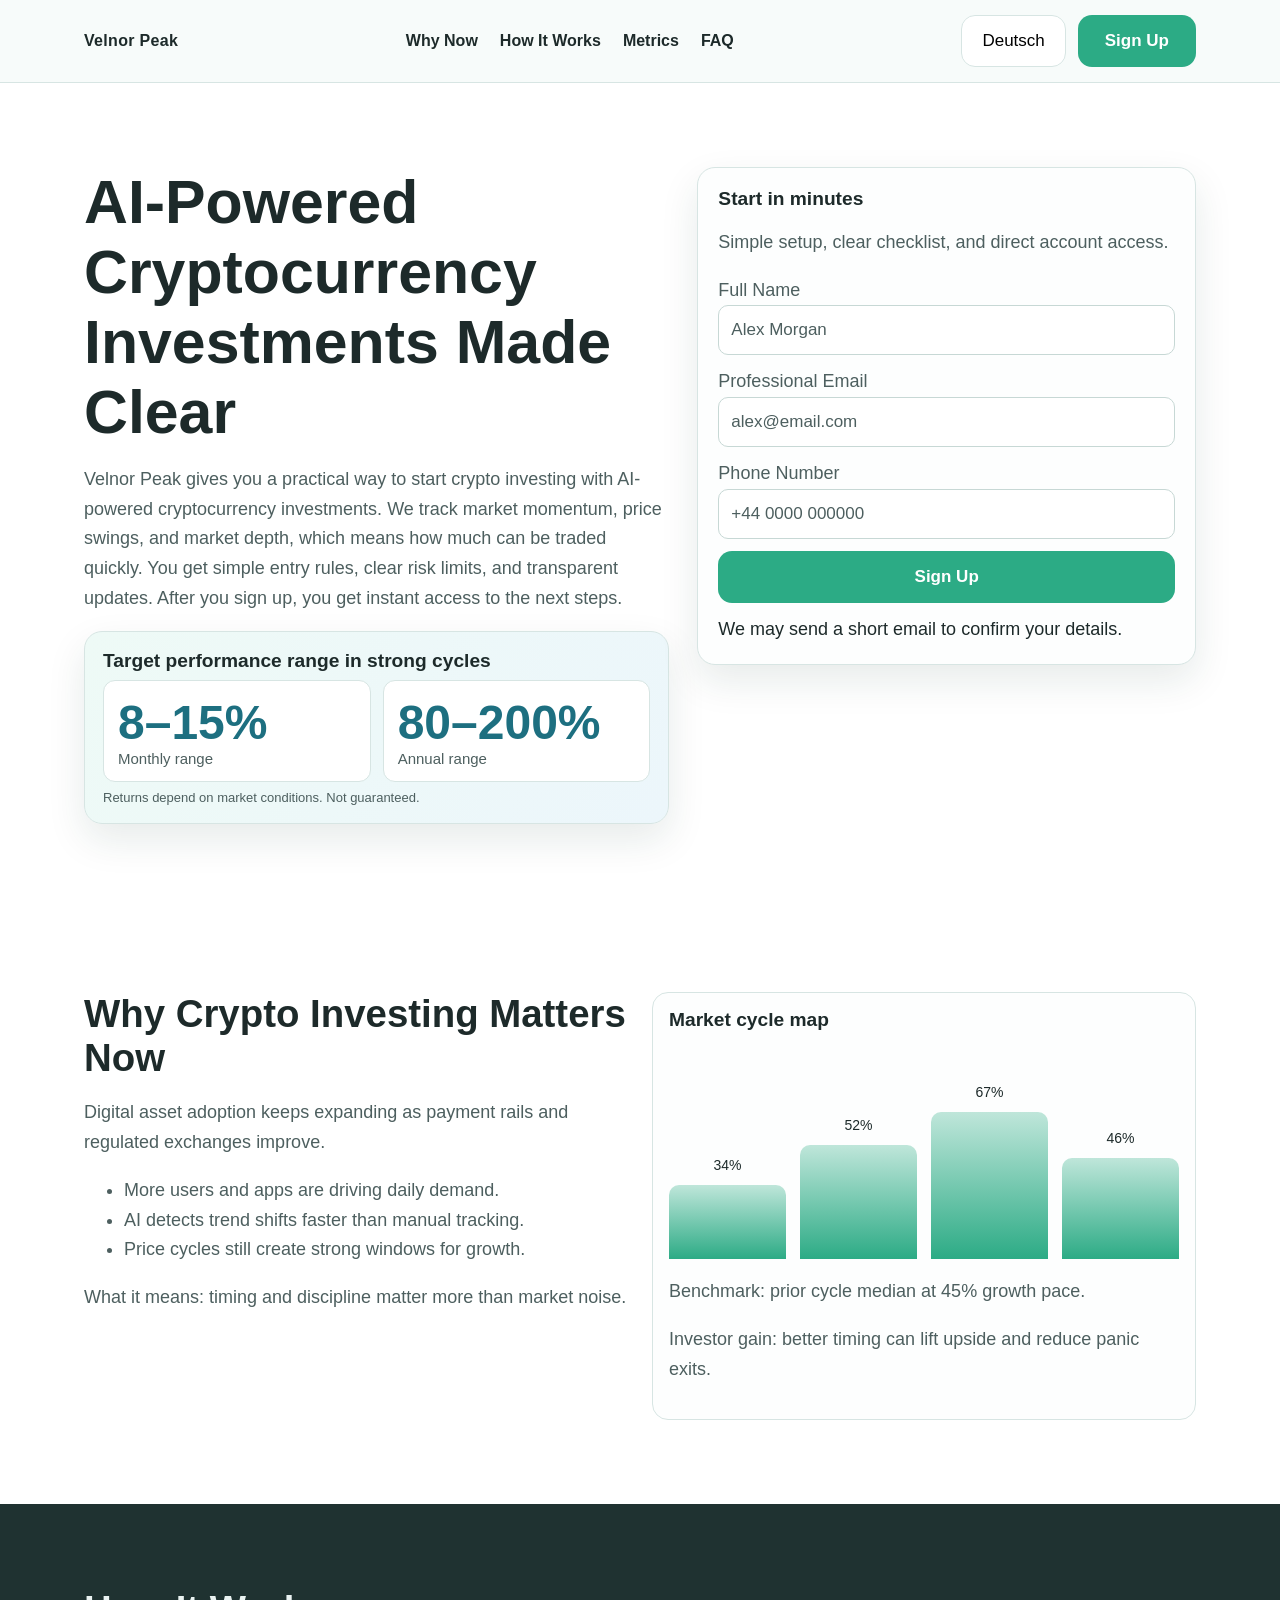
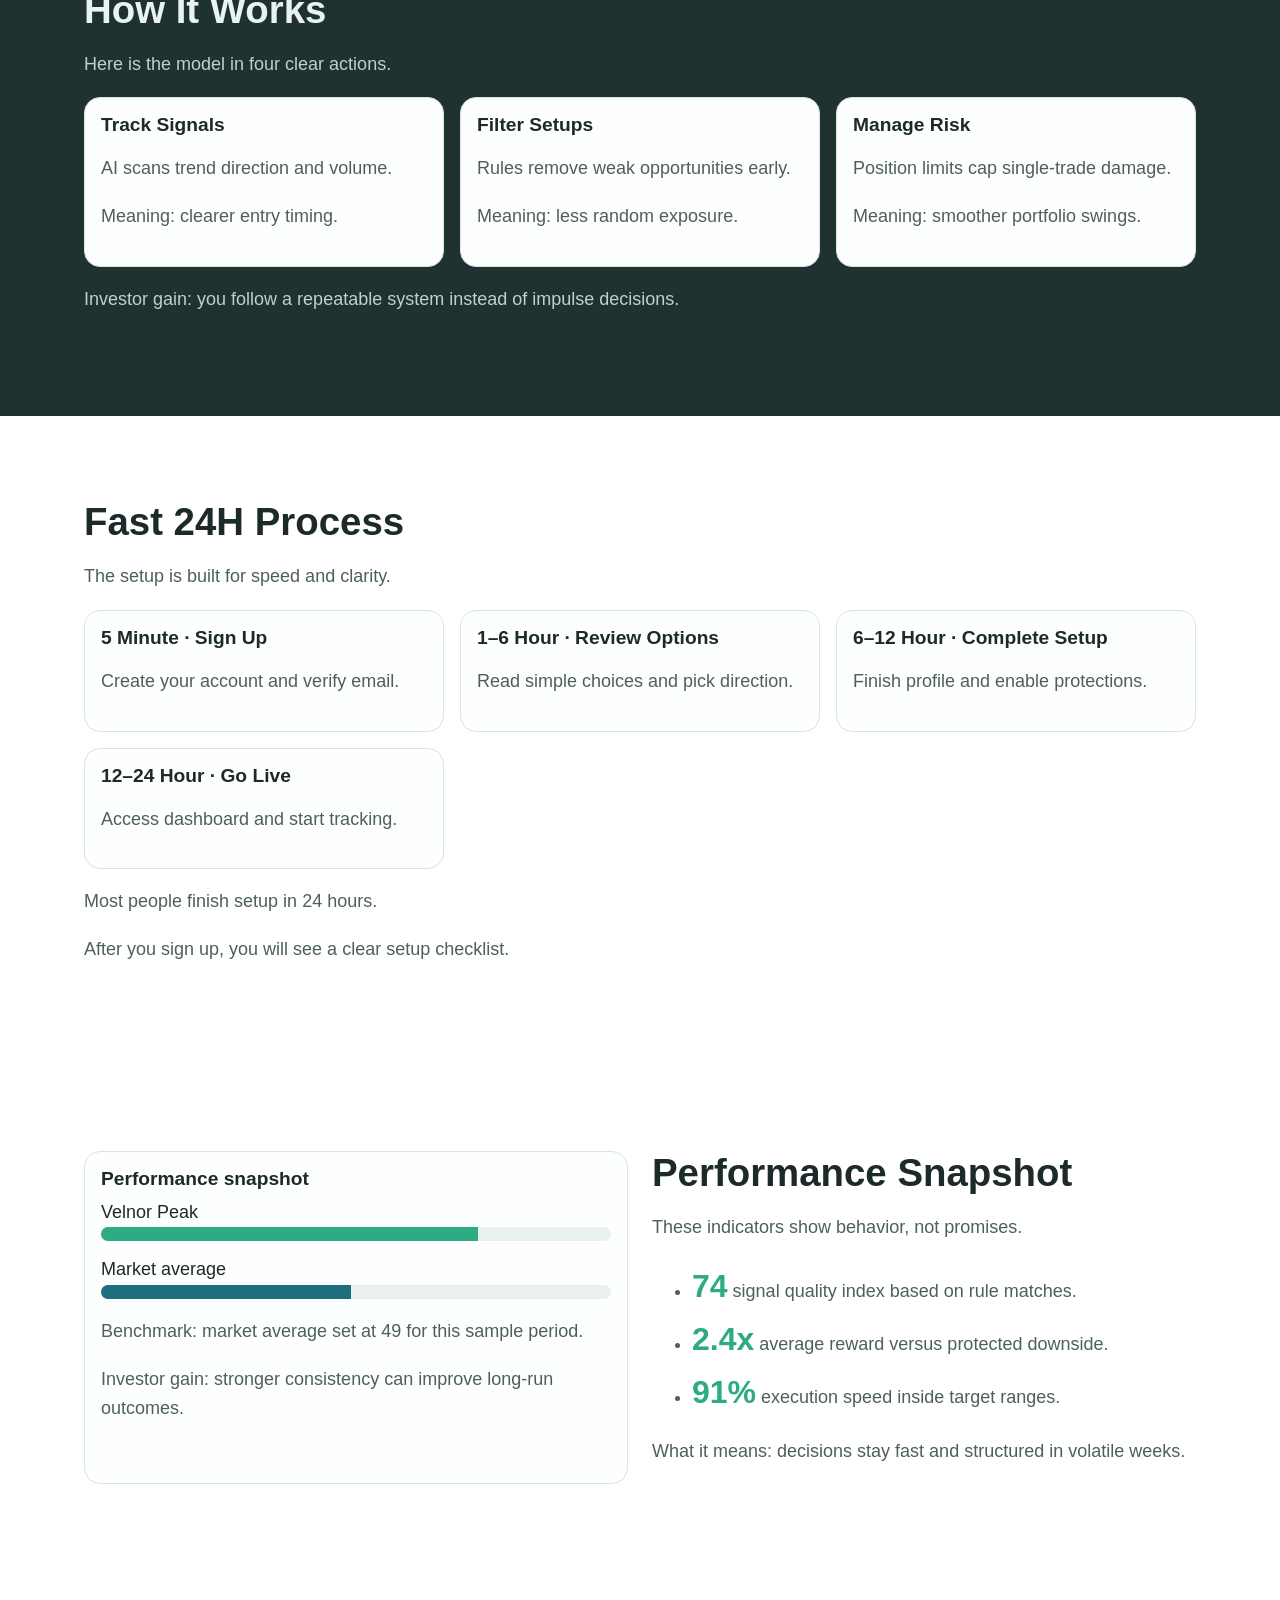
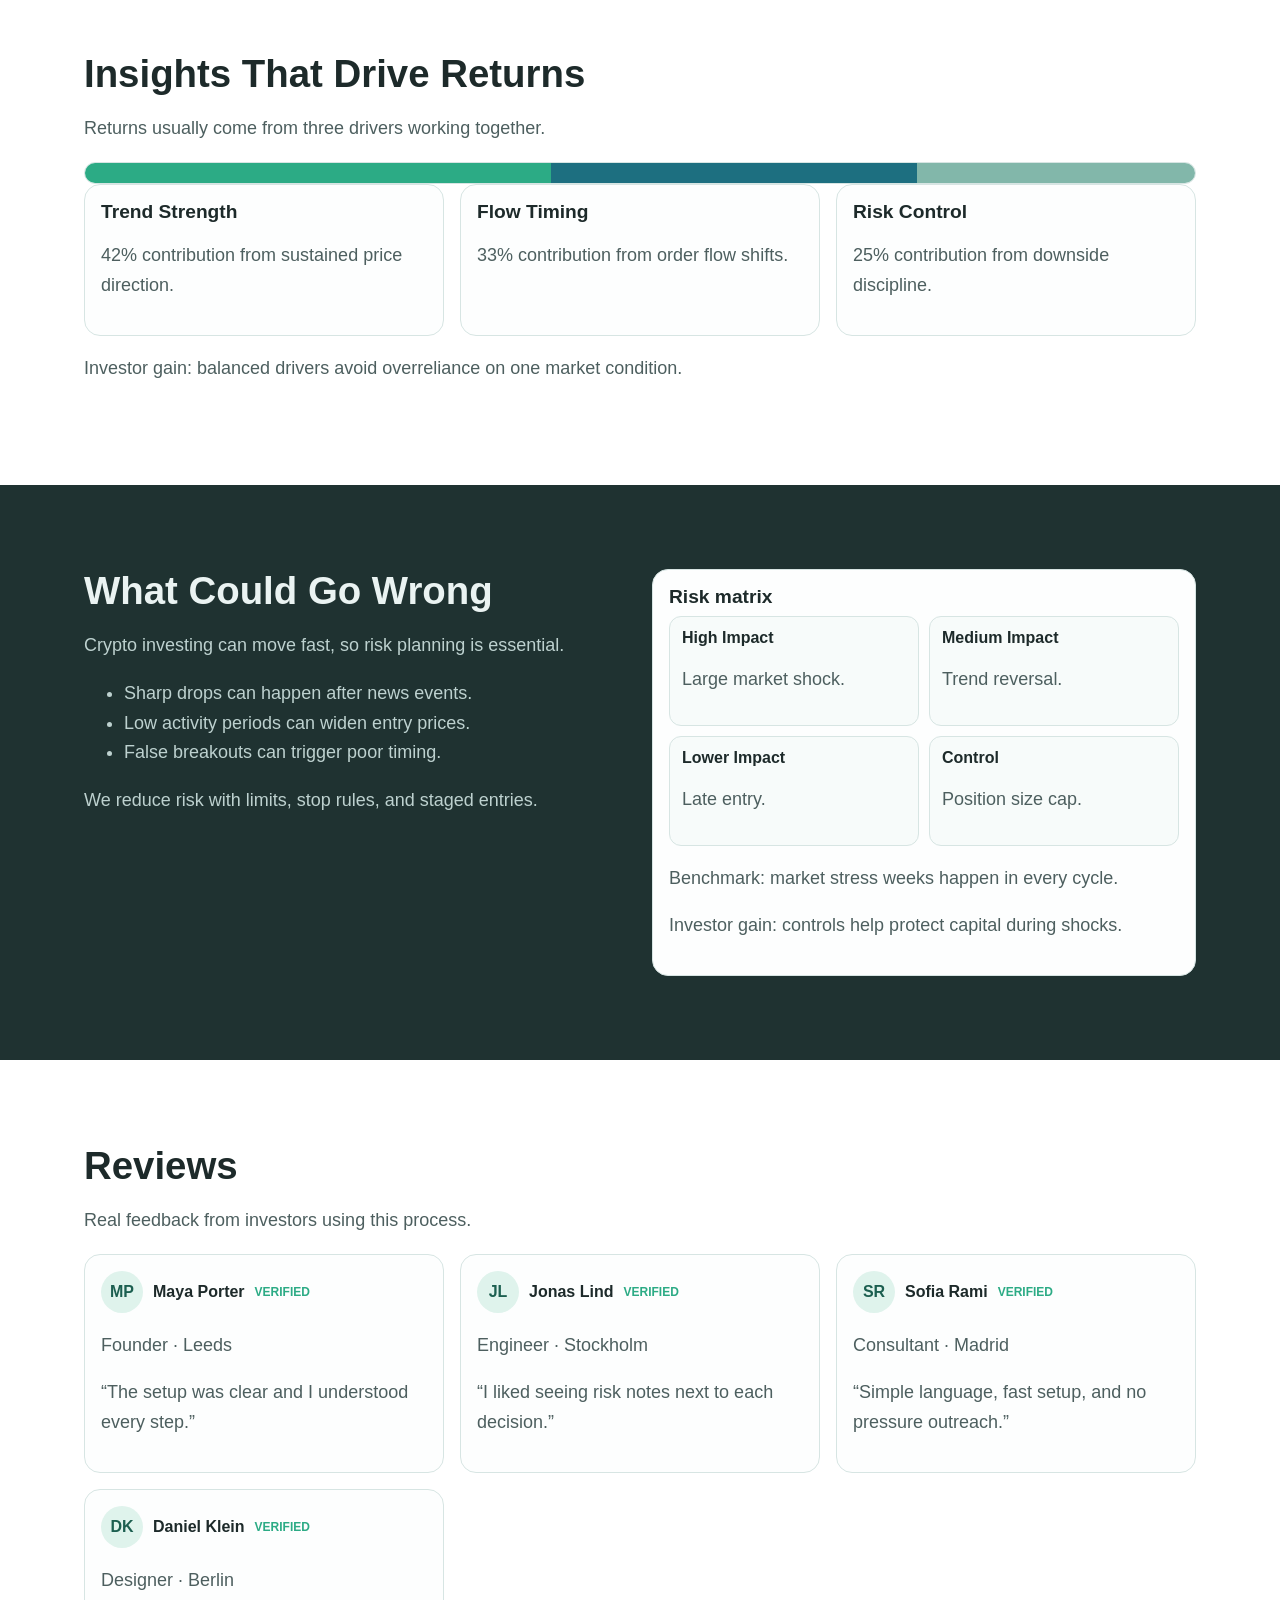
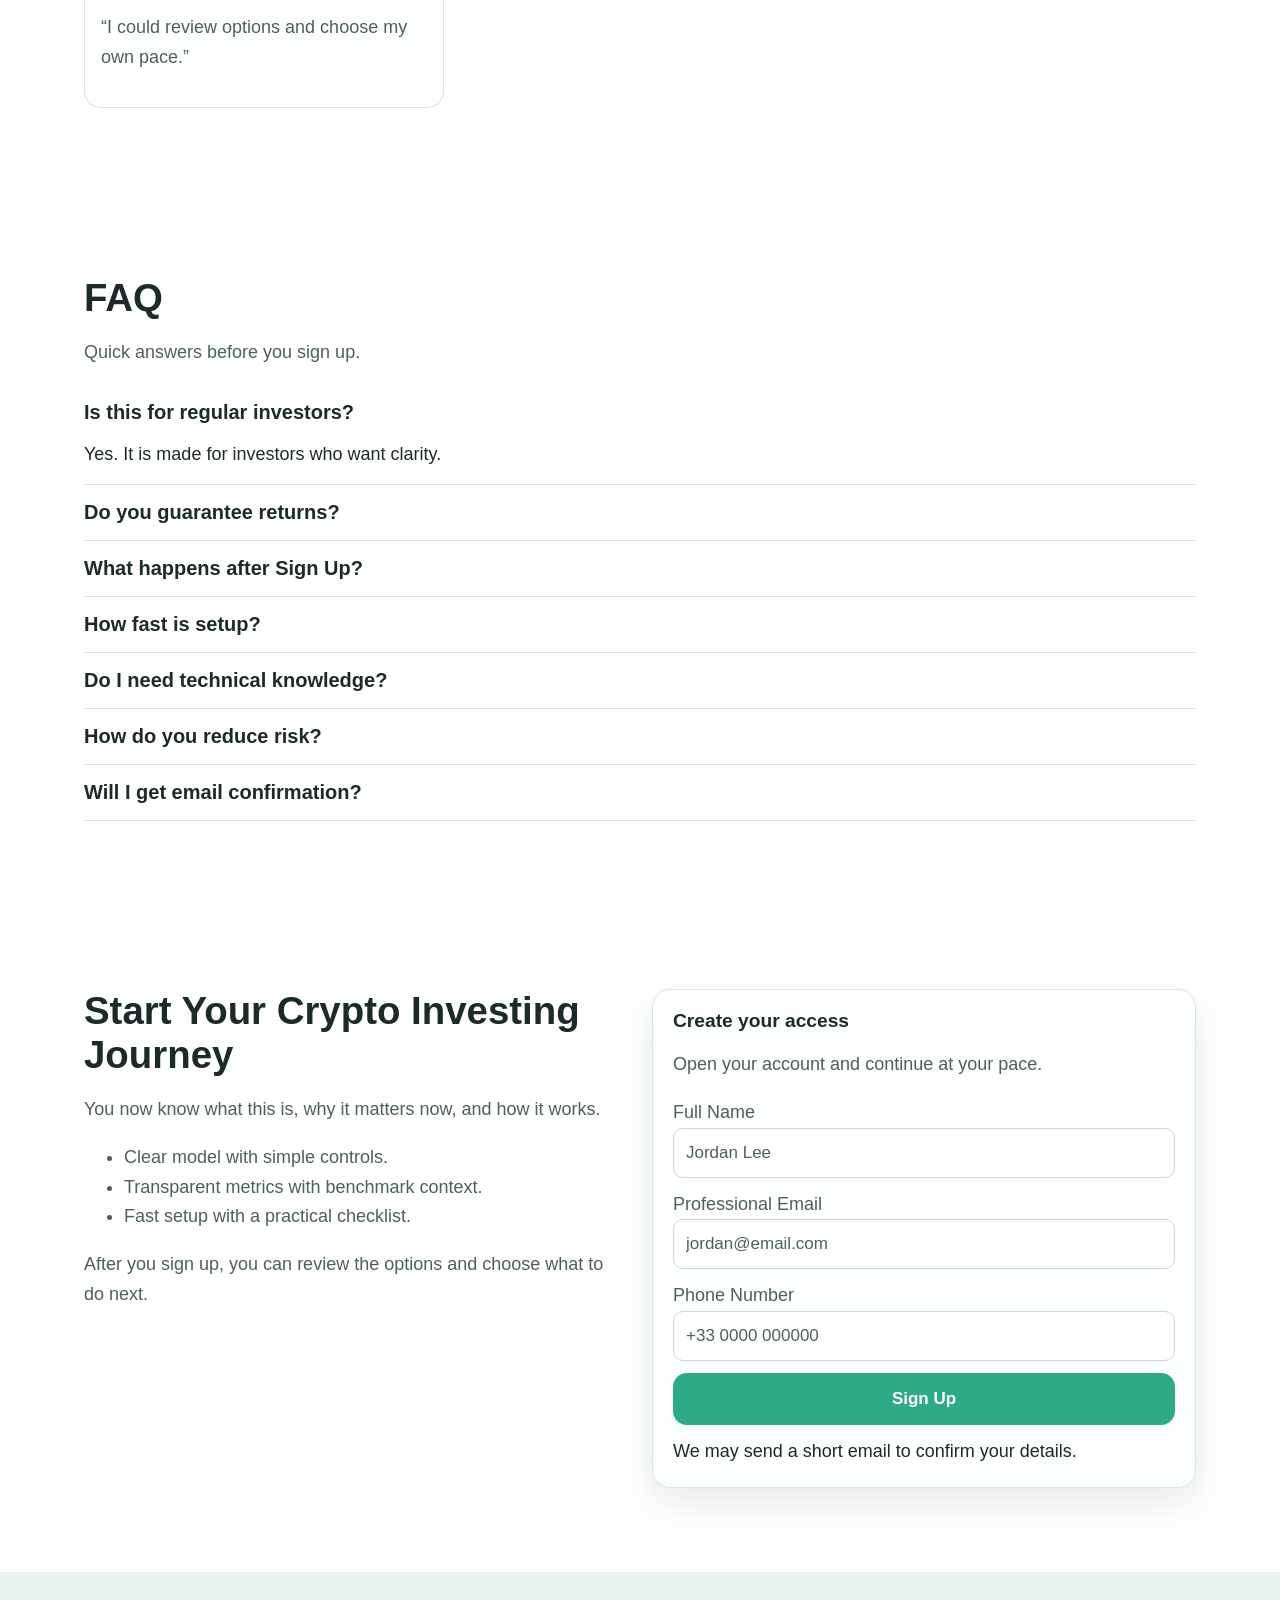
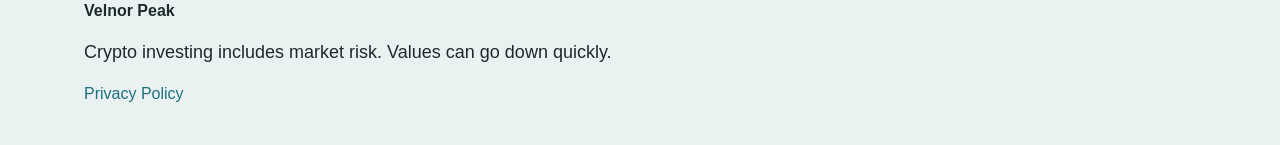
<file: de/index.html>
<!doctype html>
<html lang="en">
<head>
<meta charset="utf-8"/>
<meta name="viewport" content="width=device-width, initial-scale=1"/>
<title>Velnor Peak | AI-Powered Cryptocurrency Investments | Deutsch</title>
<meta name="description" content="Velnor Peak offers a clear path for crypto investing with AI-powered cryptocurrency investments and simple risk controls."/>
<link rel="canonical" href="https://velnorpeak.com/de/index.html"/>
<link rel="alternate" hreflang="en" href="https://velnorpeak.com/index.html"/>
<link rel="alternate" hreflang="de" href="https://velnorpeak.com/de/index.html"/>
<link rel="alternate" hreflang="fr" href="https://velnorpeak.com/fr/index.html"/>
<link rel="alternate" hreflang="es" href="https://velnorpeak.com/es/index.html"/>
<link rel="alternate" hreflang="it" href="https://velnorpeak.com/it/index.html"/>
<link rel="alternate" hreflang="tr" href="https://velnorpeak.com/tr/index.html"/>
<link rel="alternate" hreflang="pt" href="https://velnorpeak.com/pt/index.html"/>
<link rel="alternate" hreflang="ja" href="https://velnorpeak.com/jp/index.html"/>
<link rel="alternate" hreflang="sk" href="https://velnorpeak.com/sk/index.html"/>
<link rel="alternate" hreflang="nl-BE" href="https://velnorpeak.com/be/index.html"/>
<meta property="og:title" content="Velnor Peak | AI-Powered Cryptocurrency Investments | Deutsch"/><meta property="og:description" content="AI-powered cryptocurrency investments for regular investors."/>
<meta property="og:type" content="website"/><meta property="og:url" content="https://velnorpeak.com/de/index.html"/>
<meta name="twitter:card" content="summary_large_image"/><meta name="twitter:title" content="Velnor Peak | AI-Powered Cryptocurrency Investments | Deutsch"/>
<meta name="twitter:description" content="See how crypto investing works with simple steps and clear metrics."/>
<link rel="stylesheet" href="../assets/style.css"/>
<script defer src="../assets/app.js"></script>
<script type="application/ld+json">{"@context":"https://schema.org","@graph":[{"@type":"Organization","name":"Velnor Peak","url":"https://velnorpeak.com"},{"@type":"WebSite","name":"Velnor Peak","url":"https://velnorpeak.com"},{"@type":"FAQPage","mainEntity":[{"@type":"Question","name":"Is this beginner friendly?","acceptedAnswer":{"@type":"Answer","text":"Yes. The flow is simple and clearly explained."}}]},{"@type":"Review","author":{"@type":"Person","name":"Maya Porter"},"reviewBody":"Simple process and clear updates."}]}</script>
</head>
<body>
<header class="header"><div class="container header-row"><div class="brand">Velnor Peak</div>
<nav class="nav" aria-label="Primary"><a href="#market">Why Now</a><a href="#model">How It Works</a><a href="#metrics">Metrics</a><a href="#faq">FAQ</a></nav>
<div class="header-right"><div class="lang-wrap" data-lang><button class="lang-trigger" aria-expanded="false">Deutsch</button><div class="lang-menu">
<a href="../index.html"><svg class="flag" viewBox="0 0 18 12" aria-hidden="true"><rect width="18" height="12" fill="#012169"/></svg>English</a>
<a href="../de/index.html"><svg class="flag" viewBox="0 0 18 12"><rect width="18" height="4" y="0" fill="#000"/><rect width="18" height="4" y="4" fill="#d00"/><rect width="18" height="4" y="8" fill="#ffce00"/></svg>Deutsch</a>
<a href="../fr/index.html"><svg class="flag" viewBox="0 0 18 12"><rect width="6" height="12" fill="#0055a4"/><rect x="6" width="6" height="12" fill="#fff"/><rect x="12" width="6" height="12" fill="#ef4135"/></svg>Français</a>
<a href="../es/index.html"><svg class="flag" viewBox="0 0 18 12"><rect width="18" height="12" fill="#c60b1e"/><rect y="3" width="18" height="6" fill="#ffc400"/></svg>Español</a>
<a href="../it/index.html"><svg class="flag" viewBox="0 0 18 12"><rect width="6" height="12" fill="#009246"/><rect x="6" width="6" height="12" fill="#fff"/><rect x="12" width="6" height="12" fill="#ce2b37"/></svg>Italiano</a>
<a href="../tr/index.html"><svg class="flag" viewBox="0 0 18 12"><rect width="18" height="12" fill="#e30a17"/></svg>Türkçe</a>
<a href="../pt/index.html"><svg class="flag" viewBox="0 0 18 12"><rect width="7" height="12" fill="#046a38"/><rect x="7" width="11" height="12" fill="#da291c"/></svg>Português</a>
<a href="../jp/index.html"><svg class="flag" viewBox="0 0 18 12"><rect width="18" height="12" fill="#fff"/><circle cx="9" cy="6" r="3" fill="#bc002d"/></svg>日本語</a>
<a href="../sk/index.html"><svg class="flag" viewBox="0 0 18 12"><rect width="18" height="4" fill="#fff"/><rect y="4" width="18" height="4" fill="#0b4ea2"/><rect y="8" width="18" height="4" fill="#ee1c25"/></svg>Slovak</a>
<a href="../be/index.html"><svg class="flag" viewBox="0 0 18 12"><rect width="6" height="12" fill="#000"/><rect x="6" width="6" height="12" fill="#fdcf00"/><rect x="12" width="6" height="12" fill="#ef3340"/></svg>Nederlands (BE)</a>
</div></div><a class="btn" href="#signup-final">Sign Up</a></div>
<button class="burger" aria-label="Open menu">☰</button></div></header>
<div class="mobile-drawer" aria-hidden="true"><div class="drawer-panel"><div class="drawer-top"><strong>Menu</strong><button class="drawer-close" aria-label="Close menu">✕</button></div><p><a href="#market">Why Now</a></p><p><a href="#model">How It Works</a></p><p><a href="#metrics">Metrics</a></p><p><a href="#faq">FAQ</a></p><div class="lang-wrap" data-lang><button class="lang-trigger">Deutsch</button><div class="lang-menu">
<a href="../index.html"><svg class="flag" viewBox="0 0 18 12" aria-hidden="true"><rect width="18" height="12" fill="#012169"/></svg>English</a>
<a href="../de/index.html"><svg class="flag" viewBox="0 0 18 12"><rect width="18" height="4" y="0" fill="#000"/><rect width="18" height="4" y="4" fill="#d00"/><rect width="18" height="4" y="8" fill="#ffce00"/></svg>Deutsch</a>
<a href="../fr/index.html"><svg class="flag" viewBox="0 0 18 12"><rect width="6" height="12" fill="#0055a4"/><rect x="6" width="6" height="12" fill="#fff"/><rect x="12" width="6" height="12" fill="#ef4135"/></svg>Français</a>
<a href="../es/index.html"><svg class="flag" viewBox="0 0 18 12"><rect width="18" height="12" fill="#c60b1e"/><rect y="3" width="18" height="6" fill="#ffc400"/></svg>Español</a>
<a href="../it/index.html"><svg class="flag" viewBox="0 0 18 12"><rect width="6" height="12" fill="#009246"/><rect x="6" width="6" height="12" fill="#fff"/><rect x="12" width="6" height="12" fill="#ce2b37"/></svg>Italiano</a>
<a href="../tr/index.html"><svg class="flag" viewBox="0 0 18 12"><rect width="18" height="12" fill="#e30a17"/></svg>Türkçe</a>
<a href="../pt/index.html"><svg class="flag" viewBox="0 0 18 12"><rect width="7" height="12" fill="#046a38"/><rect x="7" width="11" height="12" fill="#da291c"/></svg>Português</a>
<a href="../jp/index.html"><svg class="flag" viewBox="0 0 18 12"><rect width="18" height="12" fill="#fff"/><circle cx="9" cy="6" r="3" fill="#bc002d"/></svg>日本語</a>
<a href="../sk/index.html"><svg class="flag" viewBox="0 0 18 12"><rect width="18" height="4" fill="#fff"/><rect y="4" width="18" height="4" fill="#0b4ea2"/><rect y="8" width="18" height="4" fill="#ee1c25"/></svg>Slovak</a>
<a href="../be/index.html"><svg class="flag" viewBox="0 0 18 12"><rect width="6" height="12" fill="#000"/><rect x="6" width="6" height="12" fill="#fdcf00"/><rect x="12" width="6" height="12" fill="#ef3340"/></svg>Nederlands (BE)</a>
</div></div><p><a class="btn" href="#signup-final">Sign Up</a></p></div></div>

<main>
<section class="section light"><div class="container hero-grid"><div>
<h1>AI-Powered Cryptocurrency Investments Made Clear</h1>
<p>Velnor Peak gives you a practical way to start crypto investing with AI-powered cryptocurrency investments. We track market momentum, price swings, and market depth, which means how much can be traded quickly. You get simple entry rules, clear risk limits, and transparent updates. After you sign up, you get instant access to the next steps.</p>
<div class="perf-panel"><h3>Target performance range in strong cycles</h3><div class="perf-row"><div class="perf-metric"><div class="perf-value">8–15%</div><div class="perf-label">Monthly range</div></div><div class="perf-metric"><div class="perf-value">80–200%</div><div class="perf-label">Annual range</div></div></div><div class="perf-note">Returns depend on market conditions. Not guaranteed.</div></div>
</div>
<div class="form-card" id="signup"><h3 class="form-title">Start in minutes</h3><p class="form-sub">Simple setup, clear checklist, and direct account access.</p><form class="form-stack"><label>Full Name<input placeholder="Alex Morgan" required/></label><label>Professional Email<input type="email" placeholder="alex@email.com" required/></label><label>Phone Number<input type="tel" placeholder="+44 0000 000000" required/></label><button class="btn" type="submit">Sign Up</button><small>We may send a short email to confirm your details.</small></form></div>
</div></section>

<section class="section light" id="market"><div class="container split"><div><h2>Why Crypto Investing Matters Now</h2><p>Digital asset adoption keeps expanding as payment rails and regulated exchanges improve.</p><ul><li>More users and apps are driving daily demand.</li><li>AI detects trend shifts faster than manual tracking.</li><li>Price cycles still create strong windows for growth.</li></ul><p>What it means: timing and discipline matter more than market noise.</p></div>
<div class="card"><h3>Market cycle map</h3><div class="vertical-chart"><div class="vcol" style="height:34%"><span>34%</span></div><div class="vcol" style="height:52%"><span>52%</span></div><div class="vcol" style="height:67%"><span>67%</span></div><div class="vcol" style="height:46%"><span>46%</span></div></div><p>Benchmark: prior cycle median at 45% growth pace.</p><p>Investor gain: better timing can lift upside and reduce panic exits.</p></div></div></section>

<section class="section dark" id="model"><div class="container"><h2>How It Works</h2><p>Here is the model in four clear actions.</p><div class="grid-3"><article class="card"><h3>Track Signals</h3><p>AI scans trend direction and volume.</p><p class="muted">Meaning: clearer entry timing.</p></article><article class="card"><h3>Filter Setups</h3><p>Rules remove weak opportunities early.</p><p class="muted">Meaning: less random exposure.</p></article><article class="card"><h3>Manage Risk</h3><p>Position limits cap single-trade damage.</p><p class="muted">Meaning: smoother portfolio swings.</p></article></div><p>Investor gain: you follow a repeatable system instead of impulse decisions.</p></div></section>

<section class="section light" id="process"><div class="container"><h2>Fast 24H Process</h2><p>The setup is built for speed and clarity.</p><div class="grid-2"><div class="card"><h3>5 Minute · Sign Up</h3><p>Create your account and verify email.</p></div><div class="card"><h3>1–6 Hour · Review Options</h3><p>Read simple choices and pick direction.</p></div><div class="card"><h3>6–12 Hour · Complete Setup</h3><p>Finish profile and enable protections.</p></div><div class="card"><h3>12–24 Hour · Go Live</h3><p>Access dashboard and start tracking.</p></div></div><p>Most people finish setup in 24 hours.</p><p>After you sign up, you will see a clear setup checklist.</p></div></section>

<section class="section light" id="metrics"><div class="container split"><div class="card"><h3>Performance snapshot</h3><div class="dual-bars"><div class="row"><small>Velnor Peak</small><div class="bar-track"><div class="bar-fill" style="width:74%;background:var(--accent-a)"></div></div></div><div class="row"><small>Market average</small><div class="bar-track"><div class="bar-fill" style="width:49%;background:var(--accent-b)"></div></div></div></div><p>Benchmark: market average set at 49 for this sample period.</p><p>Investor gain: stronger consistency can improve long-run outcomes.</p></div>
<div><h2>Performance Snapshot</h2><p>These indicators show behavior, not promises.</p><ul><li><strong class="kpi">74</strong> signal quality index based on rule matches.</li><li><strong class="kpi">2.4x</strong> average reward versus protected downside.</li><li><strong class="kpi">91%</strong> execution speed inside target ranges.</li></ul><p>What it means: decisions stay fast and structured in volatile weeks.</p></div></div></section>

<section class="section light" id="insights"><div class="container"><h2>Insights That Drive Returns</h2><p>Returns usually come from three drivers working together.</p><div class="stacked-bar"><div class="seg" style="width:42%;background:#2cab85"></div><div class="seg" style="width:33%;background:#1d6f80"></div><div class="seg" style="width:25%;background:#82b7aa"></div></div><div class="grid-3"><div class="card"><h3>Trend Strength</h3><p>42% contribution from sustained price direction.</p></div><div class="card"><h3>Flow Timing</h3><p>33% contribution from order flow shifts.</p></div><div class="card"><h3>Risk Control</h3><p>25% contribution from downside discipline.</p></div></div><p>Investor gain: balanced drivers avoid overreliance on one market condition.</p></div></section>

<section class="section dark" id="risk"><div class="container split"><div><h2>What Could Go Wrong</h2><p>Crypto investing can move fast, so risk planning is essential.</p><ul><li>Sharp drops can happen after news events.</li><li>Low activity periods can widen entry prices.</li><li>False breakouts can trigger poor timing.</li></ul><p>We reduce risk with limits, stop rules, and staged entries.</p></div><div class="card"><h3>Risk matrix</h3><div class="risk-matrix"><div class="risk-box"><strong>High Impact</strong><p>Large market shock.</p></div><div class="risk-box"><strong>Medium Impact</strong><p>Trend reversal.</p></div><div class="risk-box"><strong>Lower Impact</strong><p>Late entry.</p></div><div class="risk-box"><strong>Control</strong><p>Position size cap.</p></div></div><p>Benchmark: market stress weeks happen in every cycle.</p><p>Investor gain: controls help protect capital during shocks.</p></div></div></section>

<section class="section light" id="reviews"><div class="container"><h2>Reviews</h2><p>Real feedback from investors using this process.</p><div class="grid-2"><article class="card"><div class="review-head"><div class="avatar">MP</div><strong>Maya Porter</strong><span class="verified">VERIFIED</span></div><p>Founder · Leeds</p><p>“The setup was clear and I understood every step.”</p></article><article class="card"><div class="review-head"><div class="avatar">JL</div><strong>Jonas Lind</strong><span class="verified">VERIFIED</span></div><p>Engineer · Stockholm</p><p>“I liked seeing risk notes next to each decision.”</p></article><article class="card"><div class="review-head"><div class="avatar">SR</div><strong>Sofia Rami</strong><span class="verified">VERIFIED</span></div><p>Consultant · Madrid</p><p>“Simple language, fast setup, and no pressure outreach.”</p></article><article class="card"><div class="review-head"><div class="avatar">DK</div><strong>Daniel Klein</strong><span class="verified">VERIFIED</span></div><p>Designer · Berlin</p><p>“I could review options and choose my own pace.”</p></article></div></div></section>

<section class="section light" id="faq"><div class="container"><h2>FAQ</h2><p>Quick answers before you sign up.</p>
<div class="faq-item open"><button class="faq-q">Is this for regular investors?</button><div class="faq-answer">Yes. It is made for investors who want clarity.</div></div>
<div class="faq-item"><button class="faq-q">Do you guarantee returns?</button><div class="faq-answer">No. Returns depend on market conditions and are never guaranteed.</div></div>
<div class="faq-item"><button class="faq-q">What happens after Sign Up?</button><div class="faq-answer">After you sign up, you can review the options and choose what to do next.</div></div>
<div class="faq-item"><button class="faq-q">How fast is setup?</button><div class="faq-answer">Most people complete setup in less than 24 hours.</div></div>
<div class="faq-item"><button class="faq-q">Do I need technical knowledge?</button><div class="faq-answer">No. Every step uses plain language and practical examples.</div></div>
<div class="faq-item"><button class="faq-q">How do you reduce risk?</button><div class="faq-answer">We use position limits, stop rules, and staged entries.</div></div>
<div class="faq-item"><button class="faq-q">Will I get email confirmation?</button><div class="faq-answer">The flow is online. We may send a short email only.</div></div>
</div></section>

<section class="section light" id="signup-final"><div class="container split"><div><h2>Start Your Crypto Investing Journey</h2><p>You now know what this is, why it matters now, and how it works.</p><ul><li>Clear model with simple controls.</li><li>Transparent metrics with benchmark context.</li><li>Fast setup with a practical checklist.</li></ul><p>After you sign up, you can review the options and choose what to do next.</p></div>
<div class="form-card"><h3>Create your access</h3><p class="form-sub">Open your account and continue at your pace.</p><form class="form-stack"><label>Full Name<input placeholder="Jordan Lee" required/></label><label>Professional Email<input type="email" placeholder="jordan@email.com" required/></label><label>Phone Number<input type="tel" placeholder="+33 0000 000000" required/></label><button class="btn" type="submit">Sign Up</button><small>We may send a short email to confirm your details.</small></form></div>
</div></section>
</main>

<footer class="footer"><div class="container"><strong>Velnor Peak</strong><p class="footer-note">Crypto investing includes market risk. Values can go down quickly.</p><a href="#" data-open-privacy>Privacy Policy</a></div></footer>

<div class="modal" role="dialog" aria-modal="true" aria-label="Privacy Policy"><div class="modal-card"><div class="modal-top"><h2>Privacy Policy</h2><button data-close-privacy aria-label="Close">✕</button></div>
<h3>Introduction</h3><p>We explain clearly how we handle your personal data.</p>
<h3>Data collection</h3><p>We collect name, email, phone, and usage actions on this site.</p>
<h3>Legal basis</h3><p>We process data to provide service access and respond to your requests.</p>
<h3>Cookies</h3><p>Cookies help keep sessions secure and improve page performance.</p>
<h3>Retention</h3><p>We keep data only as long as needed for service and legal duties.</p>
<h3>Third-party sharing</h3><p>We share limited data with hosting and email providers.</p>
<h3>Security</h3><p>We use encryption, access controls, and audit logs.</p>
<h3>User rights</h3><p>You can request access, correction, deletion, or data export.</p>
<h3>International transfers</h3><p>Your data may be processed in other countries with safeguards.</p>
<h3>Industry risk disclosure</h3><p>Crypto markets are volatile. No outcome is guaranteed.</p>
<h3>Contact</h3><p>Email: privacy@velnorpeak.com</p>
<p><button class="btn" data-close-privacy>Close</button></p></div></div>
</body></html>
</file>
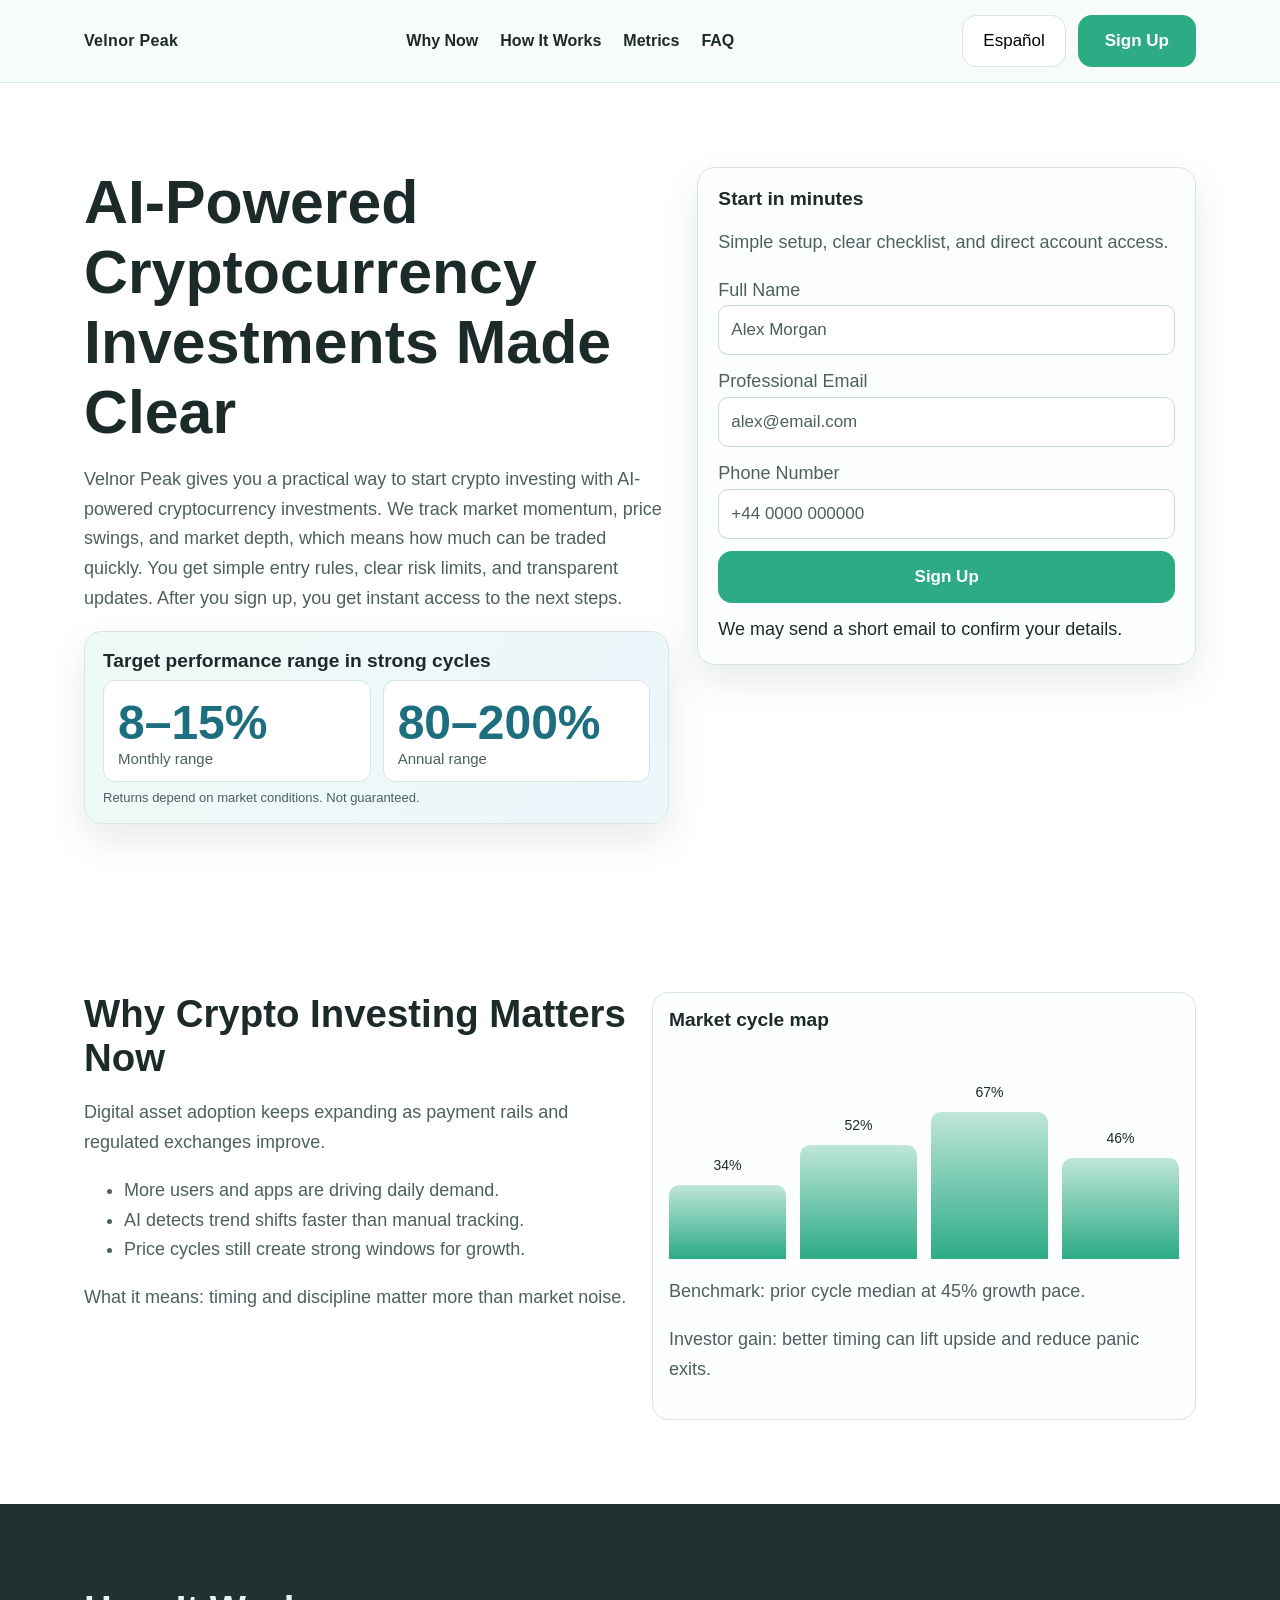
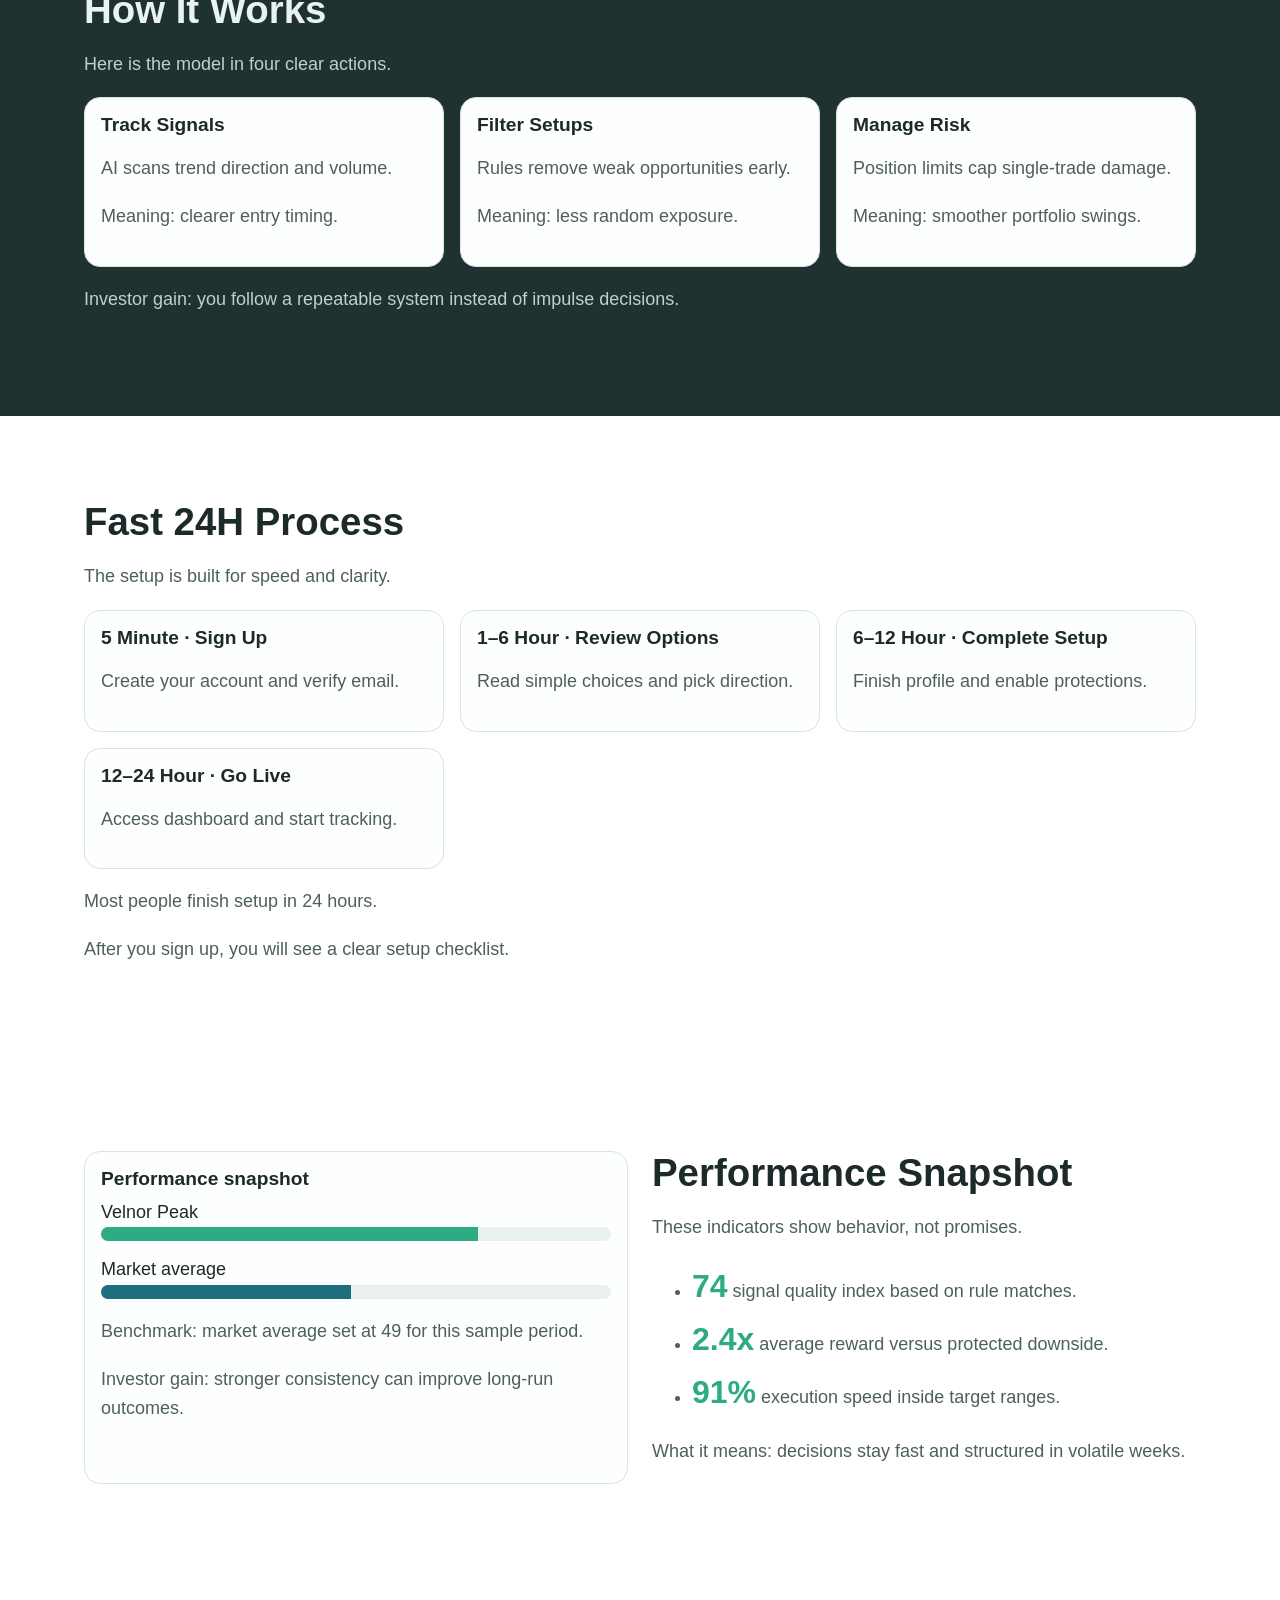
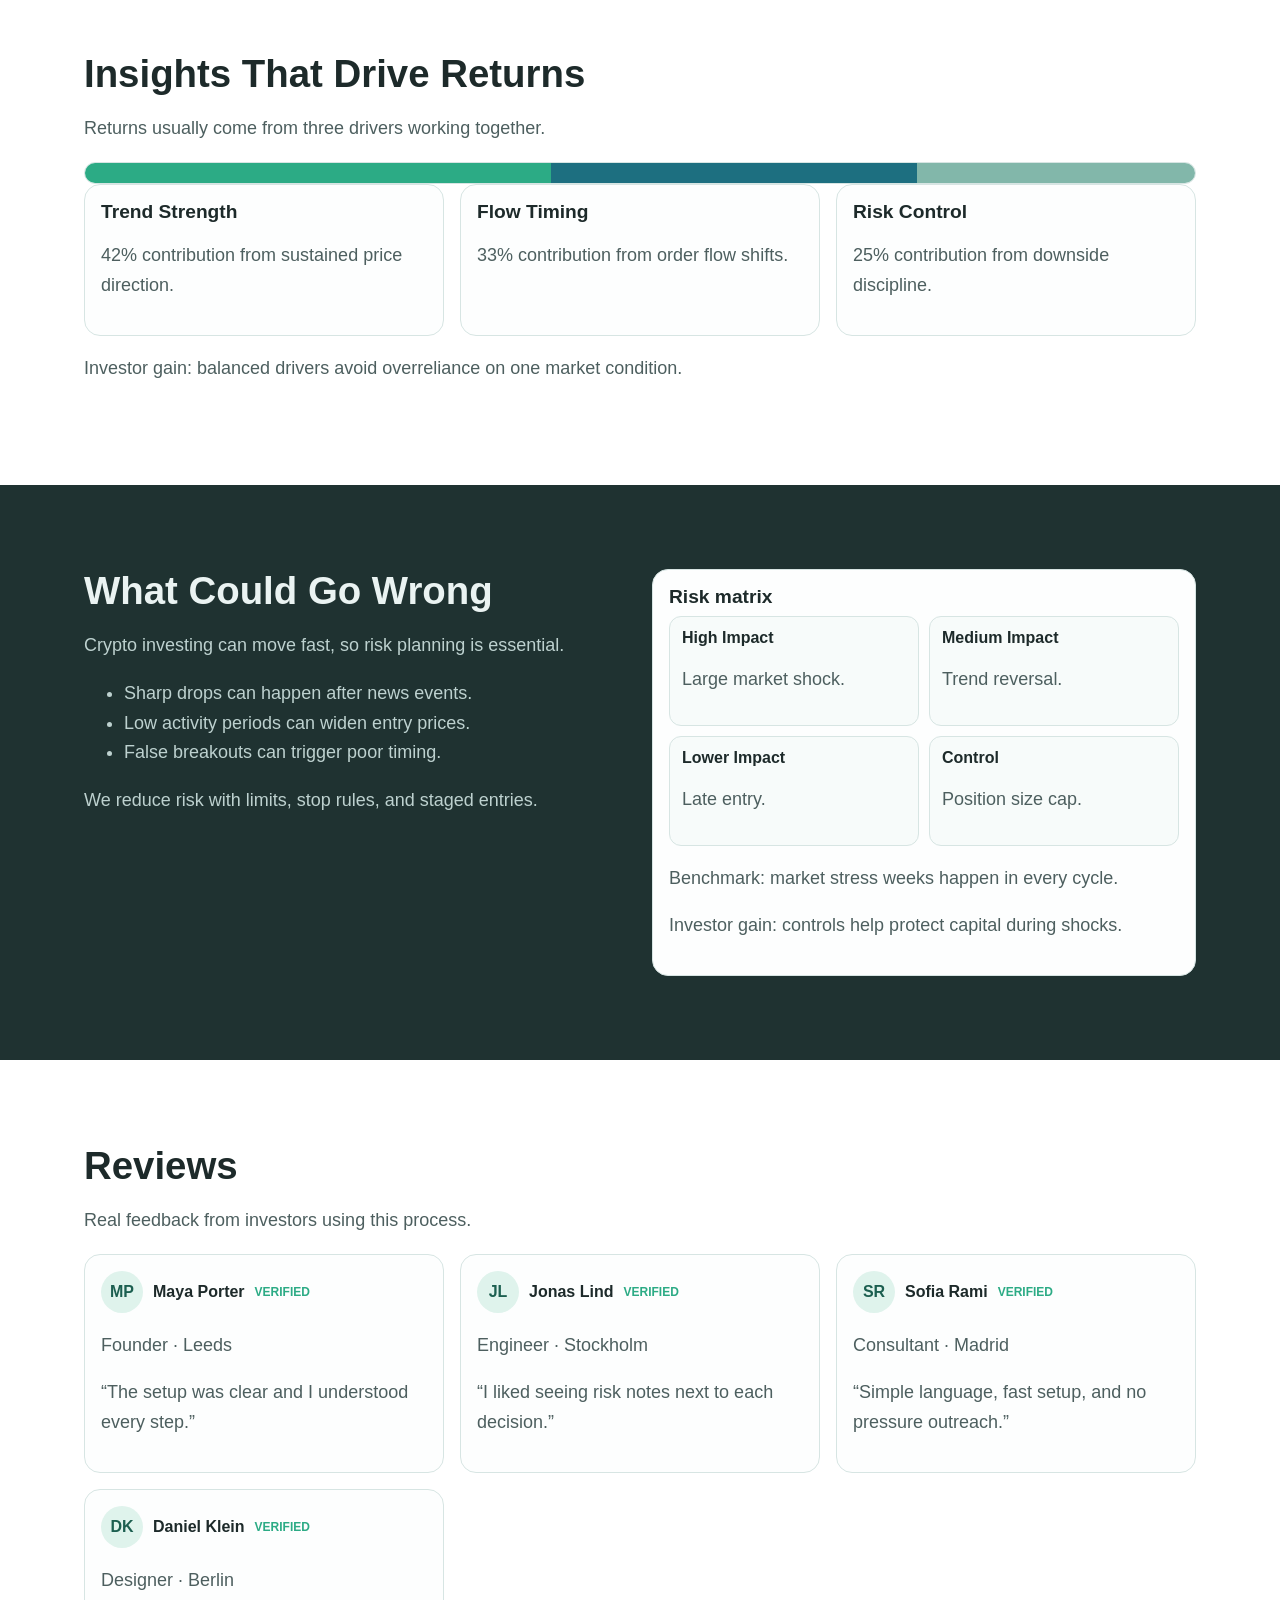
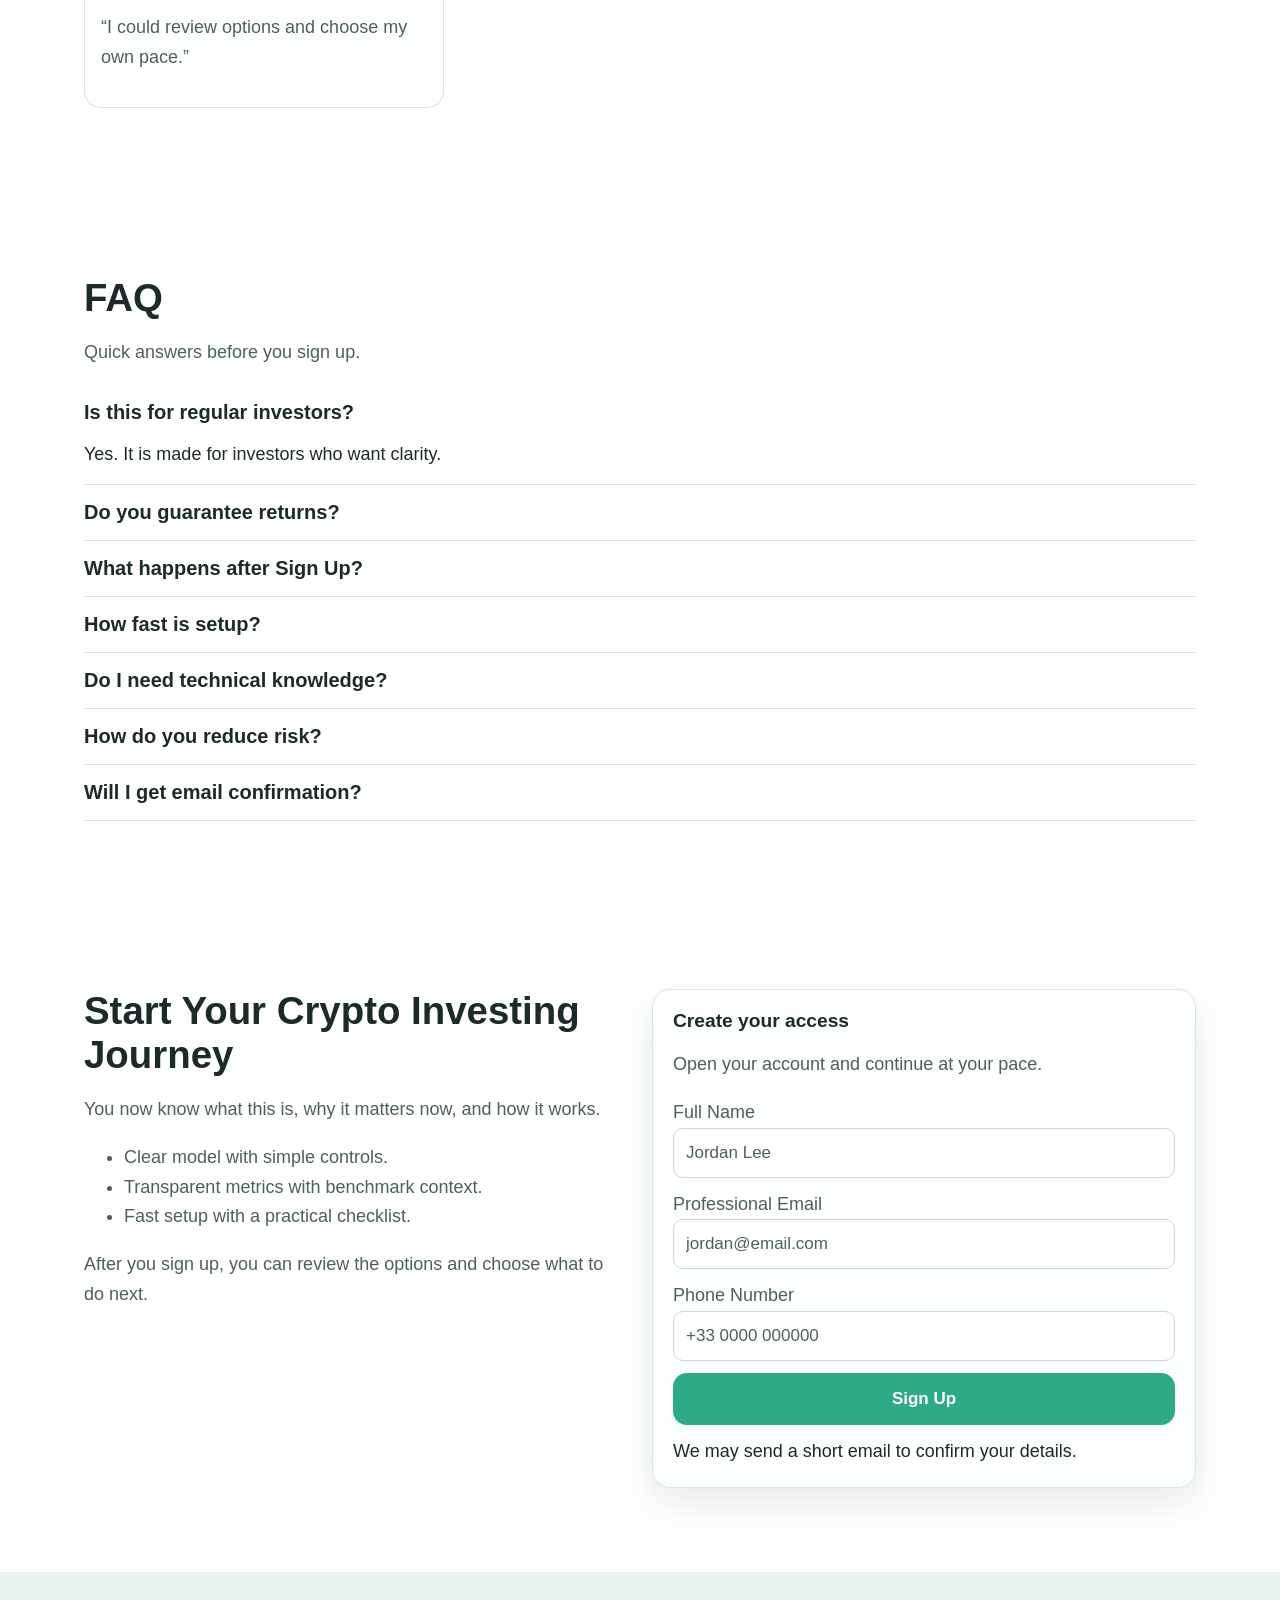
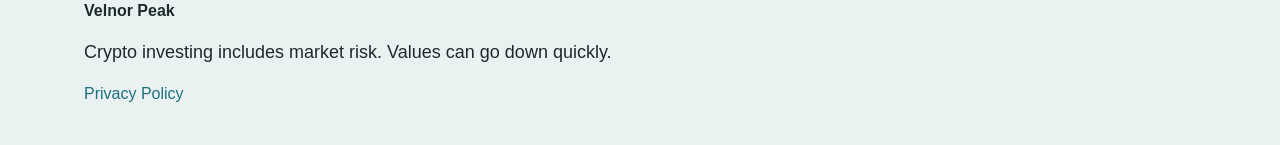
<file: es/index.html>
<!doctype html>
<html lang="en">
<head>
<meta charset="utf-8"/>
<meta name="viewport" content="width=device-width, initial-scale=1"/>
<title>Velnor Peak | AI-Powered Cryptocurrency Investments | Español</title>
<meta name="description" content="Velnor Peak offers a clear path for crypto investing with AI-powered cryptocurrency investments and simple risk controls."/>
<link rel="canonical" href="https://velnorpeak.com/es/index.html"/>
<link rel="alternate" hreflang="en" href="https://velnorpeak.com/index.html"/>
<link rel="alternate" hreflang="de" href="https://velnorpeak.com/de/index.html"/>
<link rel="alternate" hreflang="fr" href="https://velnorpeak.com/fr/index.html"/>
<link rel="alternate" hreflang="es" href="https://velnorpeak.com/es/index.html"/>
<link rel="alternate" hreflang="it" href="https://velnorpeak.com/it/index.html"/>
<link rel="alternate" hreflang="tr" href="https://velnorpeak.com/tr/index.html"/>
<link rel="alternate" hreflang="pt" href="https://velnorpeak.com/pt/index.html"/>
<link rel="alternate" hreflang="ja" href="https://velnorpeak.com/jp/index.html"/>
<link rel="alternate" hreflang="sk" href="https://velnorpeak.com/sk/index.html"/>
<link rel="alternate" hreflang="nl-BE" href="https://velnorpeak.com/be/index.html"/>
<meta property="og:title" content="Velnor Peak | AI-Powered Cryptocurrency Investments | Español"/><meta property="og:description" content="AI-powered cryptocurrency investments for regular investors."/>
<meta property="og:type" content="website"/><meta property="og:url" content="https://velnorpeak.com/es/index.html"/>
<meta name="twitter:card" content="summary_large_image"/><meta name="twitter:title" content="Velnor Peak | AI-Powered Cryptocurrency Investments | Español"/>
<meta name="twitter:description" content="See how crypto investing works with simple steps and clear metrics."/>
<link rel="stylesheet" href="../assets/style.css"/>
<script defer src="../assets/app.js"></script>
<script type="application/ld+json">{"@context":"https://schema.org","@graph":[{"@type":"Organization","name":"Velnor Peak","url":"https://velnorpeak.com"},{"@type":"WebSite","name":"Velnor Peak","url":"https://velnorpeak.com"},{"@type":"FAQPage","mainEntity":[{"@type":"Question","name":"Is this beginner friendly?","acceptedAnswer":{"@type":"Answer","text":"Yes. The flow is simple and clearly explained."}}]},{"@type":"Review","author":{"@type":"Person","name":"Maya Porter"},"reviewBody":"Simple process and clear updates."}]}</script>
</head>
<body>
<header class="header"><div class="container header-row"><div class="brand">Velnor Peak</div>
<nav class="nav" aria-label="Primary"><a href="#market">Why Now</a><a href="#model">How It Works</a><a href="#metrics">Metrics</a><a href="#faq">FAQ</a></nav>
<div class="header-right"><div class="lang-wrap" data-lang><button class="lang-trigger" aria-expanded="false">Español</button><div class="lang-menu">
<a href="../index.html"><svg class="flag" viewBox="0 0 18 12" aria-hidden="true"><rect width="18" height="12" fill="#012169"/></svg>English</a>
<a href="../de/index.html"><svg class="flag" viewBox="0 0 18 12"><rect width="18" height="4" y="0" fill="#000"/><rect width="18" height="4" y="4" fill="#d00"/><rect width="18" height="4" y="8" fill="#ffce00"/></svg>Deutsch</a>
<a href="../fr/index.html"><svg class="flag" viewBox="0 0 18 12"><rect width="6" height="12" fill="#0055a4"/><rect x="6" width="6" height="12" fill="#fff"/><rect x="12" width="6" height="12" fill="#ef4135"/></svg>Français</a>
<a href="../es/index.html"><svg class="flag" viewBox="0 0 18 12"><rect width="18" height="12" fill="#c60b1e"/><rect y="3" width="18" height="6" fill="#ffc400"/></svg>Español</a>
<a href="../it/index.html"><svg class="flag" viewBox="0 0 18 12"><rect width="6" height="12" fill="#009246"/><rect x="6" width="6" height="12" fill="#fff"/><rect x="12" width="6" height="12" fill="#ce2b37"/></svg>Italiano</a>
<a href="../tr/index.html"><svg class="flag" viewBox="0 0 18 12"><rect width="18" height="12" fill="#e30a17"/></svg>Türkçe</a>
<a href="../pt/index.html"><svg class="flag" viewBox="0 0 18 12"><rect width="7" height="12" fill="#046a38"/><rect x="7" width="11" height="12" fill="#da291c"/></svg>Português</a>
<a href="../jp/index.html"><svg class="flag" viewBox="0 0 18 12"><rect width="18" height="12" fill="#fff"/><circle cx="9" cy="6" r="3" fill="#bc002d"/></svg>日本語</a>
<a href="../sk/index.html"><svg class="flag" viewBox="0 0 18 12"><rect width="18" height="4" fill="#fff"/><rect y="4" width="18" height="4" fill="#0b4ea2"/><rect y="8" width="18" height="4" fill="#ee1c25"/></svg>Slovak</a>
<a href="../be/index.html"><svg class="flag" viewBox="0 0 18 12"><rect width="6" height="12" fill="#000"/><rect x="6" width="6" height="12" fill="#fdcf00"/><rect x="12" width="6" height="12" fill="#ef3340"/></svg>Nederlands (BE)</a>
</div></div><a class="btn" href="#signup-final">Sign Up</a></div>
<button class="burger" aria-label="Open menu">☰</button></div></header>
<div class="mobile-drawer" aria-hidden="true"><div class="drawer-panel"><div class="drawer-top"><strong>Menu</strong><button class="drawer-close" aria-label="Close menu">✕</button></div><p><a href="#market">Why Now</a></p><p><a href="#model">How It Works</a></p><p><a href="#metrics">Metrics</a></p><p><a href="#faq">FAQ</a></p><div class="lang-wrap" data-lang><button class="lang-trigger">Español</button><div class="lang-menu">
<a href="../index.html"><svg class="flag" viewBox="0 0 18 12" aria-hidden="true"><rect width="18" height="12" fill="#012169"/></svg>English</a>
<a href="../de/index.html"><svg class="flag" viewBox="0 0 18 12"><rect width="18" height="4" y="0" fill="#000"/><rect width="18" height="4" y="4" fill="#d00"/><rect width="18" height="4" y="8" fill="#ffce00"/></svg>Deutsch</a>
<a href="../fr/index.html"><svg class="flag" viewBox="0 0 18 12"><rect width="6" height="12" fill="#0055a4"/><rect x="6" width="6" height="12" fill="#fff"/><rect x="12" width="6" height="12" fill="#ef4135"/></svg>Français</a>
<a href="../es/index.html"><svg class="flag" viewBox="0 0 18 12"><rect width="18" height="12" fill="#c60b1e"/><rect y="3" width="18" height="6" fill="#ffc400"/></svg>Español</a>
<a href="../it/index.html"><svg class="flag" viewBox="0 0 18 12"><rect width="6" height="12" fill="#009246"/><rect x="6" width="6" height="12" fill="#fff"/><rect x="12" width="6" height="12" fill="#ce2b37"/></svg>Italiano</a>
<a href="../tr/index.html"><svg class="flag" viewBox="0 0 18 12"><rect width="18" height="12" fill="#e30a17"/></svg>Türkçe</a>
<a href="../pt/index.html"><svg class="flag" viewBox="0 0 18 12"><rect width="7" height="12" fill="#046a38"/><rect x="7" width="11" height="12" fill="#da291c"/></svg>Português</a>
<a href="../jp/index.html"><svg class="flag" viewBox="0 0 18 12"><rect width="18" height="12" fill="#fff"/><circle cx="9" cy="6" r="3" fill="#bc002d"/></svg>日本語</a>
<a href="../sk/index.html"><svg class="flag" viewBox="0 0 18 12"><rect width="18" height="4" fill="#fff"/><rect y="4" width="18" height="4" fill="#0b4ea2"/><rect y="8" width="18" height="4" fill="#ee1c25"/></svg>Slovak</a>
<a href="../be/index.html"><svg class="flag" viewBox="0 0 18 12"><rect width="6" height="12" fill="#000"/><rect x="6" width="6" height="12" fill="#fdcf00"/><rect x="12" width="6" height="12" fill="#ef3340"/></svg>Nederlands (BE)</a>
</div></div><p><a class="btn" href="#signup-final">Sign Up</a></p></div></div>

<main>
<section class="section light"><div class="container hero-grid"><div>
<h1>AI-Powered Cryptocurrency Investments Made Clear</h1>
<p>Velnor Peak gives you a practical way to start crypto investing with AI-powered cryptocurrency investments. We track market momentum, price swings, and market depth, which means how much can be traded quickly. You get simple entry rules, clear risk limits, and transparent updates. After you sign up, you get instant access to the next steps.</p>
<div class="perf-panel"><h3>Target performance range in strong cycles</h3><div class="perf-row"><div class="perf-metric"><div class="perf-value">8–15%</div><div class="perf-label">Monthly range</div></div><div class="perf-metric"><div class="perf-value">80–200%</div><div class="perf-label">Annual range</div></div></div><div class="perf-note">Returns depend on market conditions. Not guaranteed.</div></div>
</div>
<div class="form-card" id="signup"><h3 class="form-title">Start in minutes</h3><p class="form-sub">Simple setup, clear checklist, and direct account access.</p><form class="form-stack"><label>Full Name<input placeholder="Alex Morgan" required/></label><label>Professional Email<input type="email" placeholder="alex@email.com" required/></label><label>Phone Number<input type="tel" placeholder="+44 0000 000000" required/></label><button class="btn" type="submit">Sign Up</button><small>We may send a short email to confirm your details.</small></form></div>
</div></section>

<section class="section light" id="market"><div class="container split"><div><h2>Why Crypto Investing Matters Now</h2><p>Digital asset adoption keeps expanding as payment rails and regulated exchanges improve.</p><ul><li>More users and apps are driving daily demand.</li><li>AI detects trend shifts faster than manual tracking.</li><li>Price cycles still create strong windows for growth.</li></ul><p>What it means: timing and discipline matter more than market noise.</p></div>
<div class="card"><h3>Market cycle map</h3><div class="vertical-chart"><div class="vcol" style="height:34%"><span>34%</span></div><div class="vcol" style="height:52%"><span>52%</span></div><div class="vcol" style="height:67%"><span>67%</span></div><div class="vcol" style="height:46%"><span>46%</span></div></div><p>Benchmark: prior cycle median at 45% growth pace.</p><p>Investor gain: better timing can lift upside and reduce panic exits.</p></div></div></section>

<section class="section dark" id="model"><div class="container"><h2>How It Works</h2><p>Here is the model in four clear actions.</p><div class="grid-3"><article class="card"><h3>Track Signals</h3><p>AI scans trend direction and volume.</p><p class="muted">Meaning: clearer entry timing.</p></article><article class="card"><h3>Filter Setups</h3><p>Rules remove weak opportunities early.</p><p class="muted">Meaning: less random exposure.</p></article><article class="card"><h3>Manage Risk</h3><p>Position limits cap single-trade damage.</p><p class="muted">Meaning: smoother portfolio swings.</p></article></div><p>Investor gain: you follow a repeatable system instead of impulse decisions.</p></div></section>

<section class="section light" id="process"><div class="container"><h2>Fast 24H Process</h2><p>The setup is built for speed and clarity.</p><div class="grid-2"><div class="card"><h3>5 Minute · Sign Up</h3><p>Create your account and verify email.</p></div><div class="card"><h3>1–6 Hour · Review Options</h3><p>Read simple choices and pick direction.</p></div><div class="card"><h3>6–12 Hour · Complete Setup</h3><p>Finish profile and enable protections.</p></div><div class="card"><h3>12–24 Hour · Go Live</h3><p>Access dashboard and start tracking.</p></div></div><p>Most people finish setup in 24 hours.</p><p>After you sign up, you will see a clear setup checklist.</p></div></section>

<section class="section light" id="metrics"><div class="container split"><div class="card"><h3>Performance snapshot</h3><div class="dual-bars"><div class="row"><small>Velnor Peak</small><div class="bar-track"><div class="bar-fill" style="width:74%;background:var(--accent-a)"></div></div></div><div class="row"><small>Market average</small><div class="bar-track"><div class="bar-fill" style="width:49%;background:var(--accent-b)"></div></div></div></div><p>Benchmark: market average set at 49 for this sample period.</p><p>Investor gain: stronger consistency can improve long-run outcomes.</p></div>
<div><h2>Performance Snapshot</h2><p>These indicators show behavior, not promises.</p><ul><li><strong class="kpi">74</strong> signal quality index based on rule matches.</li><li><strong class="kpi">2.4x</strong> average reward versus protected downside.</li><li><strong class="kpi">91%</strong> execution speed inside target ranges.</li></ul><p>What it means: decisions stay fast and structured in volatile weeks.</p></div></div></section>

<section class="section light" id="insights"><div class="container"><h2>Insights That Drive Returns</h2><p>Returns usually come from three drivers working together.</p><div class="stacked-bar"><div class="seg" style="width:42%;background:#2cab85"></div><div class="seg" style="width:33%;background:#1d6f80"></div><div class="seg" style="width:25%;background:#82b7aa"></div></div><div class="grid-3"><div class="card"><h3>Trend Strength</h3><p>42% contribution from sustained price direction.</p></div><div class="card"><h3>Flow Timing</h3><p>33% contribution from order flow shifts.</p></div><div class="card"><h3>Risk Control</h3><p>25% contribution from downside discipline.</p></div></div><p>Investor gain: balanced drivers avoid overreliance on one market condition.</p></div></section>

<section class="section dark" id="risk"><div class="container split"><div><h2>What Could Go Wrong</h2><p>Crypto investing can move fast, so risk planning is essential.</p><ul><li>Sharp drops can happen after news events.</li><li>Low activity periods can widen entry prices.</li><li>False breakouts can trigger poor timing.</li></ul><p>We reduce risk with limits, stop rules, and staged entries.</p></div><div class="card"><h3>Risk matrix</h3><div class="risk-matrix"><div class="risk-box"><strong>High Impact</strong><p>Large market shock.</p></div><div class="risk-box"><strong>Medium Impact</strong><p>Trend reversal.</p></div><div class="risk-box"><strong>Lower Impact</strong><p>Late entry.</p></div><div class="risk-box"><strong>Control</strong><p>Position size cap.</p></div></div><p>Benchmark: market stress weeks happen in every cycle.</p><p>Investor gain: controls help protect capital during shocks.</p></div></div></section>

<section class="section light" id="reviews"><div class="container"><h2>Reviews</h2><p>Real feedback from investors using this process.</p><div class="grid-2"><article class="card"><div class="review-head"><div class="avatar">MP</div><strong>Maya Porter</strong><span class="verified">VERIFIED</span></div><p>Founder · Leeds</p><p>“The setup was clear and I understood every step.”</p></article><article class="card"><div class="review-head"><div class="avatar">JL</div><strong>Jonas Lind</strong><span class="verified">VERIFIED</span></div><p>Engineer · Stockholm</p><p>“I liked seeing risk notes next to each decision.”</p></article><article class="card"><div class="review-head"><div class="avatar">SR</div><strong>Sofia Rami</strong><span class="verified">VERIFIED</span></div><p>Consultant · Madrid</p><p>“Simple language, fast setup, and no pressure outreach.”</p></article><article class="card"><div class="review-head"><div class="avatar">DK</div><strong>Daniel Klein</strong><span class="verified">VERIFIED</span></div><p>Designer · Berlin</p><p>“I could review options and choose my own pace.”</p></article></div></div></section>

<section class="section light" id="faq"><div class="container"><h2>FAQ</h2><p>Quick answers before you sign up.</p>
<div class="faq-item open"><button class="faq-q">Is this for regular investors?</button><div class="faq-answer">Yes. It is made for investors who want clarity.</div></div>
<div class="faq-item"><button class="faq-q">Do you guarantee returns?</button><div class="faq-answer">No. Returns depend on market conditions and are never guaranteed.</div></div>
<div class="faq-item"><button class="faq-q">What happens after Sign Up?</button><div class="faq-answer">After you sign up, you can review the options and choose what to do next.</div></div>
<div class="faq-item"><button class="faq-q">How fast is setup?</button><div class="faq-answer">Most people complete setup in less than 24 hours.</div></div>
<div class="faq-item"><button class="faq-q">Do I need technical knowledge?</button><div class="faq-answer">No. Every step uses plain language and practical examples.</div></div>
<div class="faq-item"><button class="faq-q">How do you reduce risk?</button><div class="faq-answer">We use position limits, stop rules, and staged entries.</div></div>
<div class="faq-item"><button class="faq-q">Will I get email confirmation?</button><div class="faq-answer">The flow is online. We may send a short email only.</div></div>
</div></section>

<section class="section light" id="signup-final"><div class="container split"><div><h2>Start Your Crypto Investing Journey</h2><p>You now know what this is, why it matters now, and how it works.</p><ul><li>Clear model with simple controls.</li><li>Transparent metrics with benchmark context.</li><li>Fast setup with a practical checklist.</li></ul><p>After you sign up, you can review the options and choose what to do next.</p></div>
<div class="form-card"><h3>Create your access</h3><p class="form-sub">Open your account and continue at your pace.</p><form class="form-stack"><label>Full Name<input placeholder="Jordan Lee" required/></label><label>Professional Email<input type="email" placeholder="jordan@email.com" required/></label><label>Phone Number<input type="tel" placeholder="+33 0000 000000" required/></label><button class="btn" type="submit">Sign Up</button><small>We may send a short email to confirm your details.</small></form></div>
</div></section>
</main>

<footer class="footer"><div class="container"><strong>Velnor Peak</strong><p class="footer-note">Crypto investing includes market risk. Values can go down quickly.</p><a href="#" data-open-privacy>Privacy Policy</a></div></footer>

<div class="modal" role="dialog" aria-modal="true" aria-label="Privacy Policy"><div class="modal-card"><div class="modal-top"><h2>Privacy Policy</h2><button data-close-privacy aria-label="Close">✕</button></div>
<h3>Introduction</h3><p>We explain clearly how we handle your personal data.</p>
<h3>Data collection</h3><p>We collect name, email, phone, and usage actions on this site.</p>
<h3>Legal basis</h3><p>We process data to provide service access and respond to your requests.</p>
<h3>Cookies</h3><p>Cookies help keep sessions secure and improve page performance.</p>
<h3>Retention</h3><p>We keep data only as long as needed for service and legal duties.</p>
<h3>Third-party sharing</h3><p>We share limited data with hosting and email providers.</p>
<h3>Security</h3><p>We use encryption, access controls, and audit logs.</p>
<h3>User rights</h3><p>You can request access, correction, deletion, or data export.</p>
<h3>International transfers</h3><p>Your data may be processed in other countries with safeguards.</p>
<h3>Industry risk disclosure</h3><p>Crypto markets are volatile. No outcome is guaranteed.</p>
<h3>Contact</h3><p>Email: privacy@velnorpeak.com</p>
<p><button class="btn" data-close-privacy>Close</button></p></div></div>
</body></html>
</file>
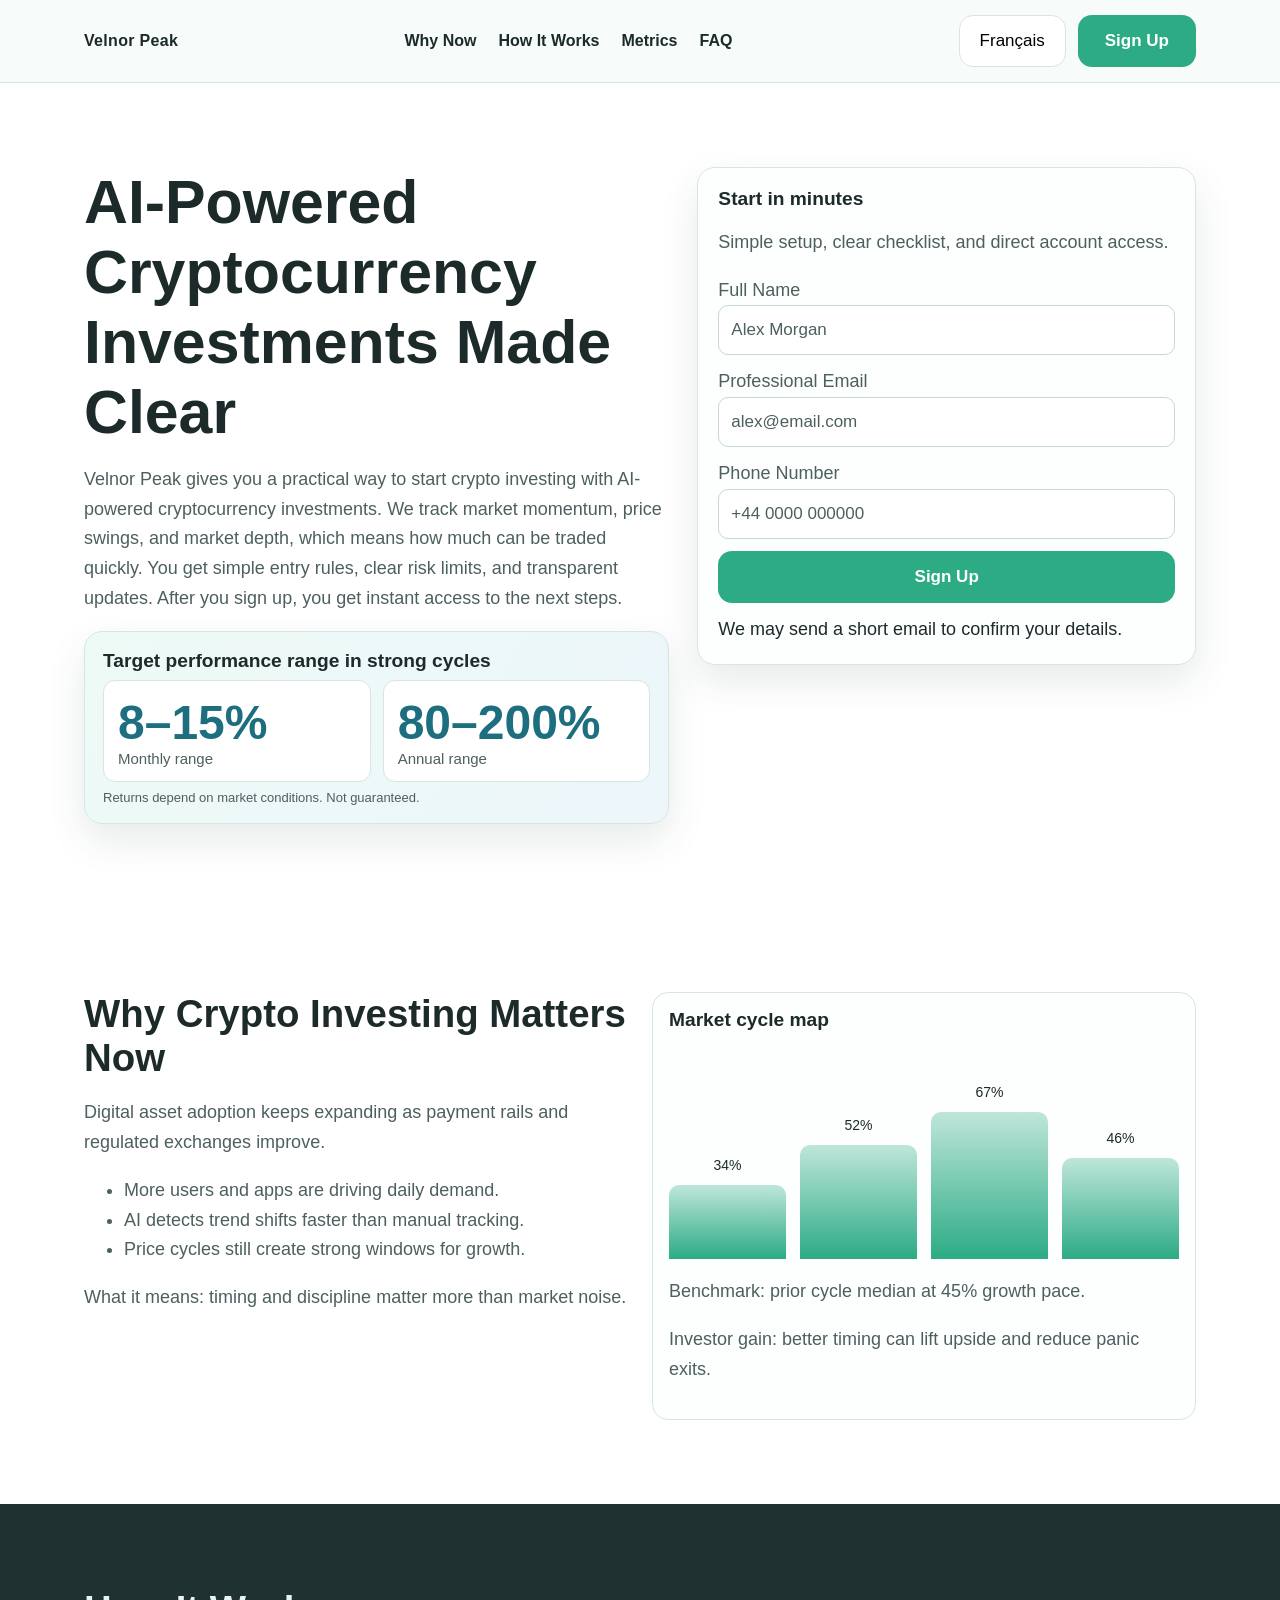
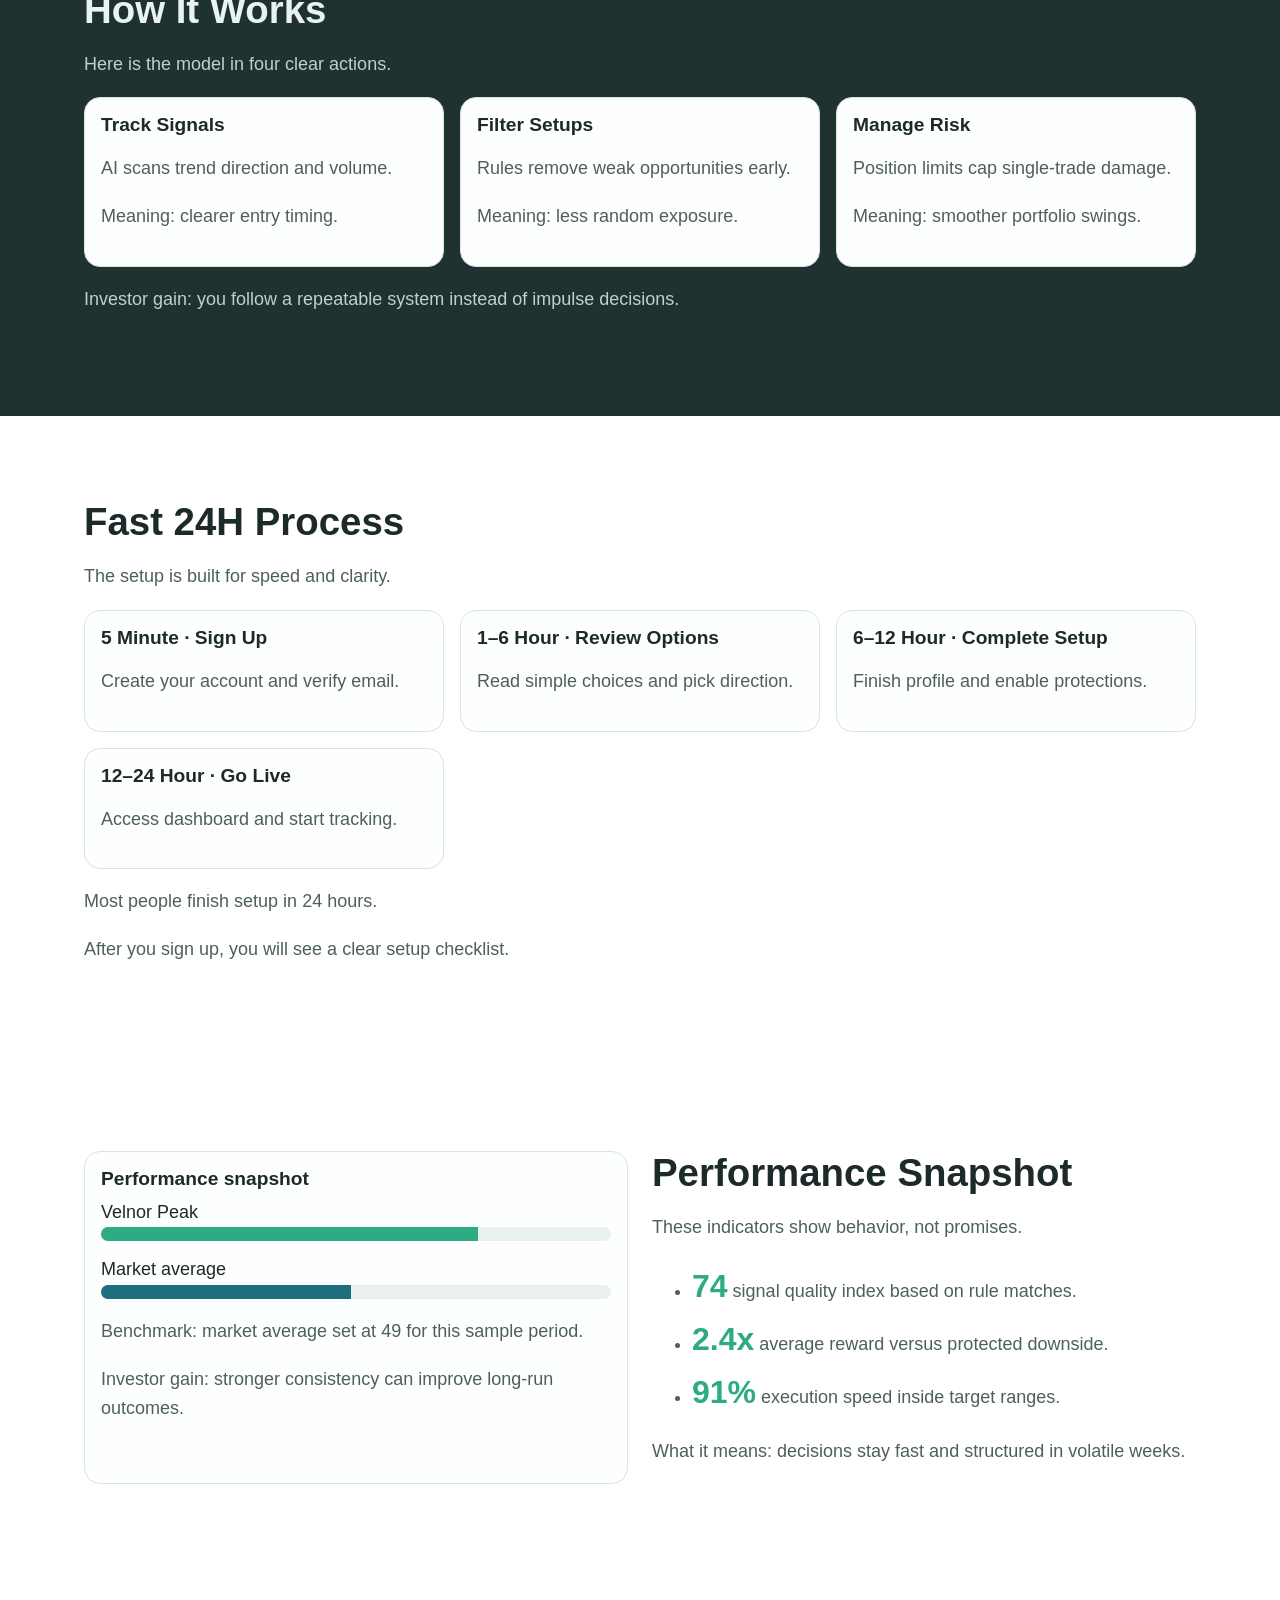
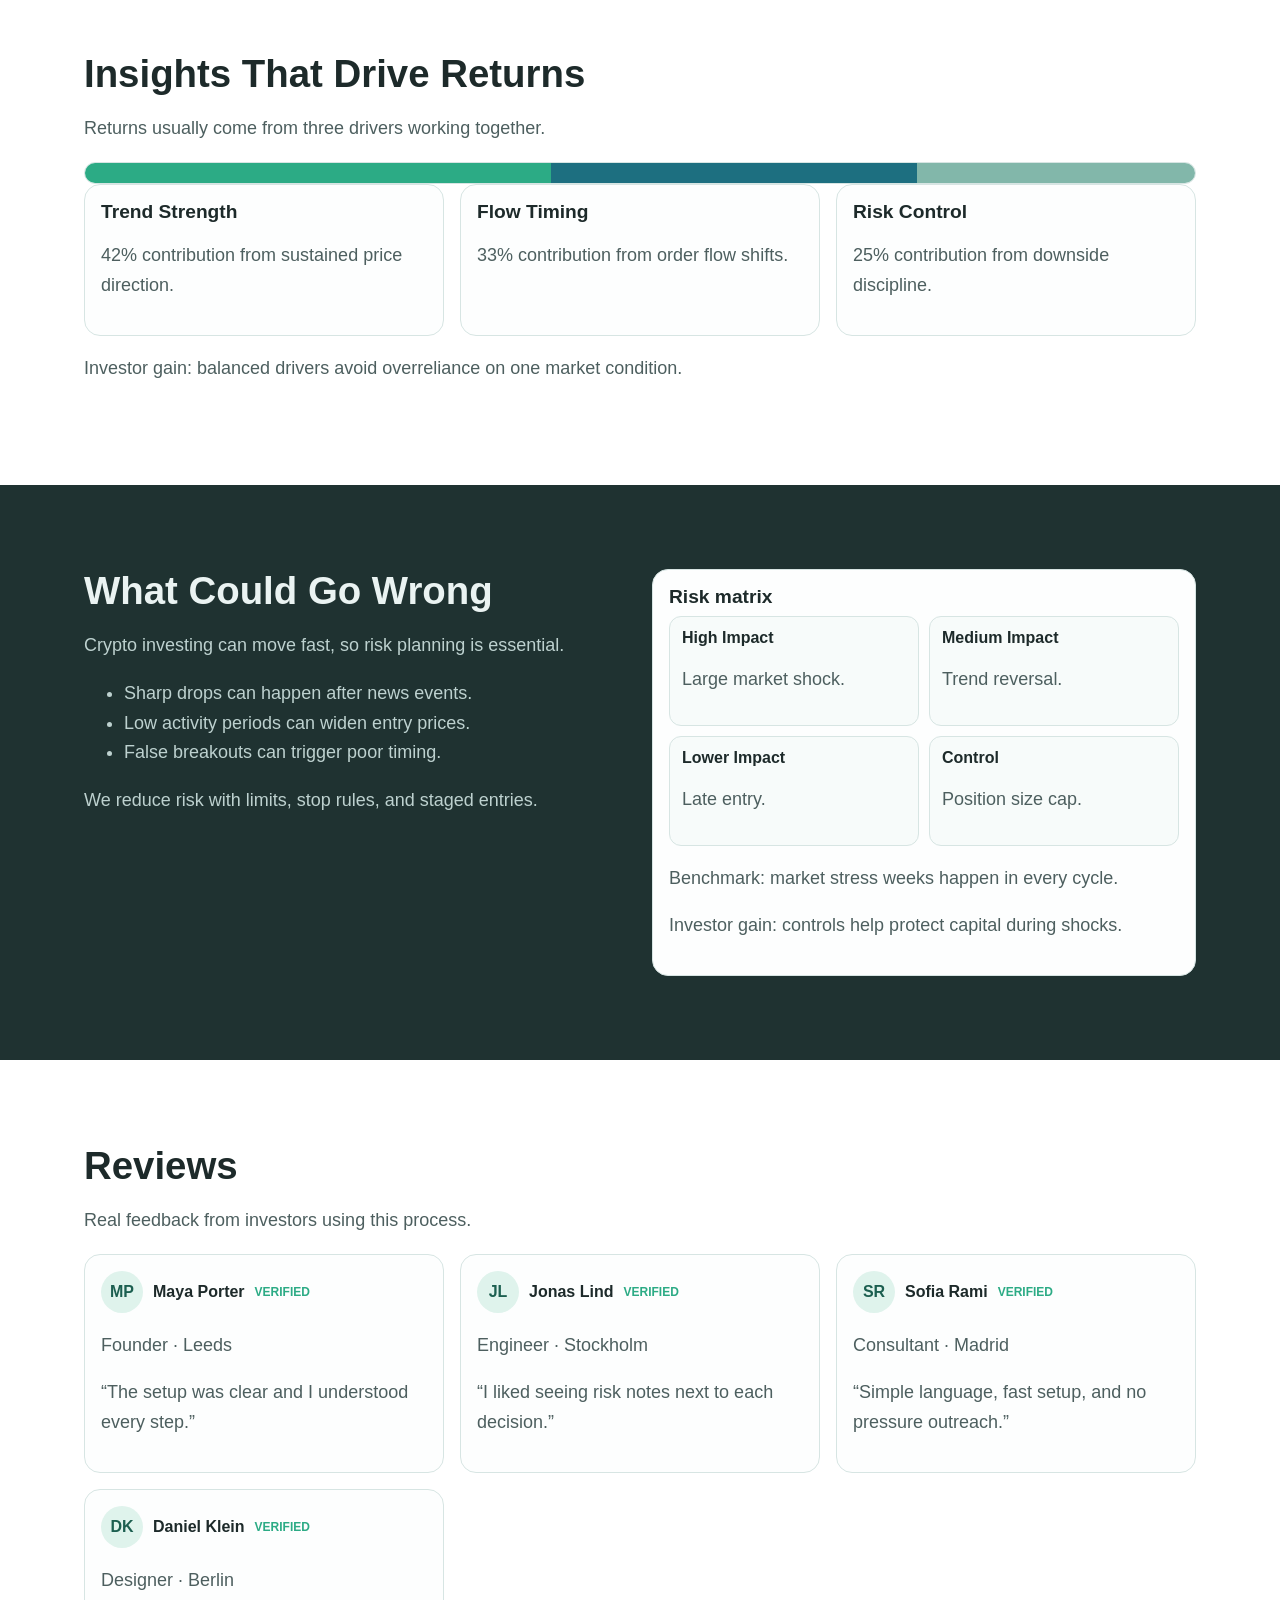
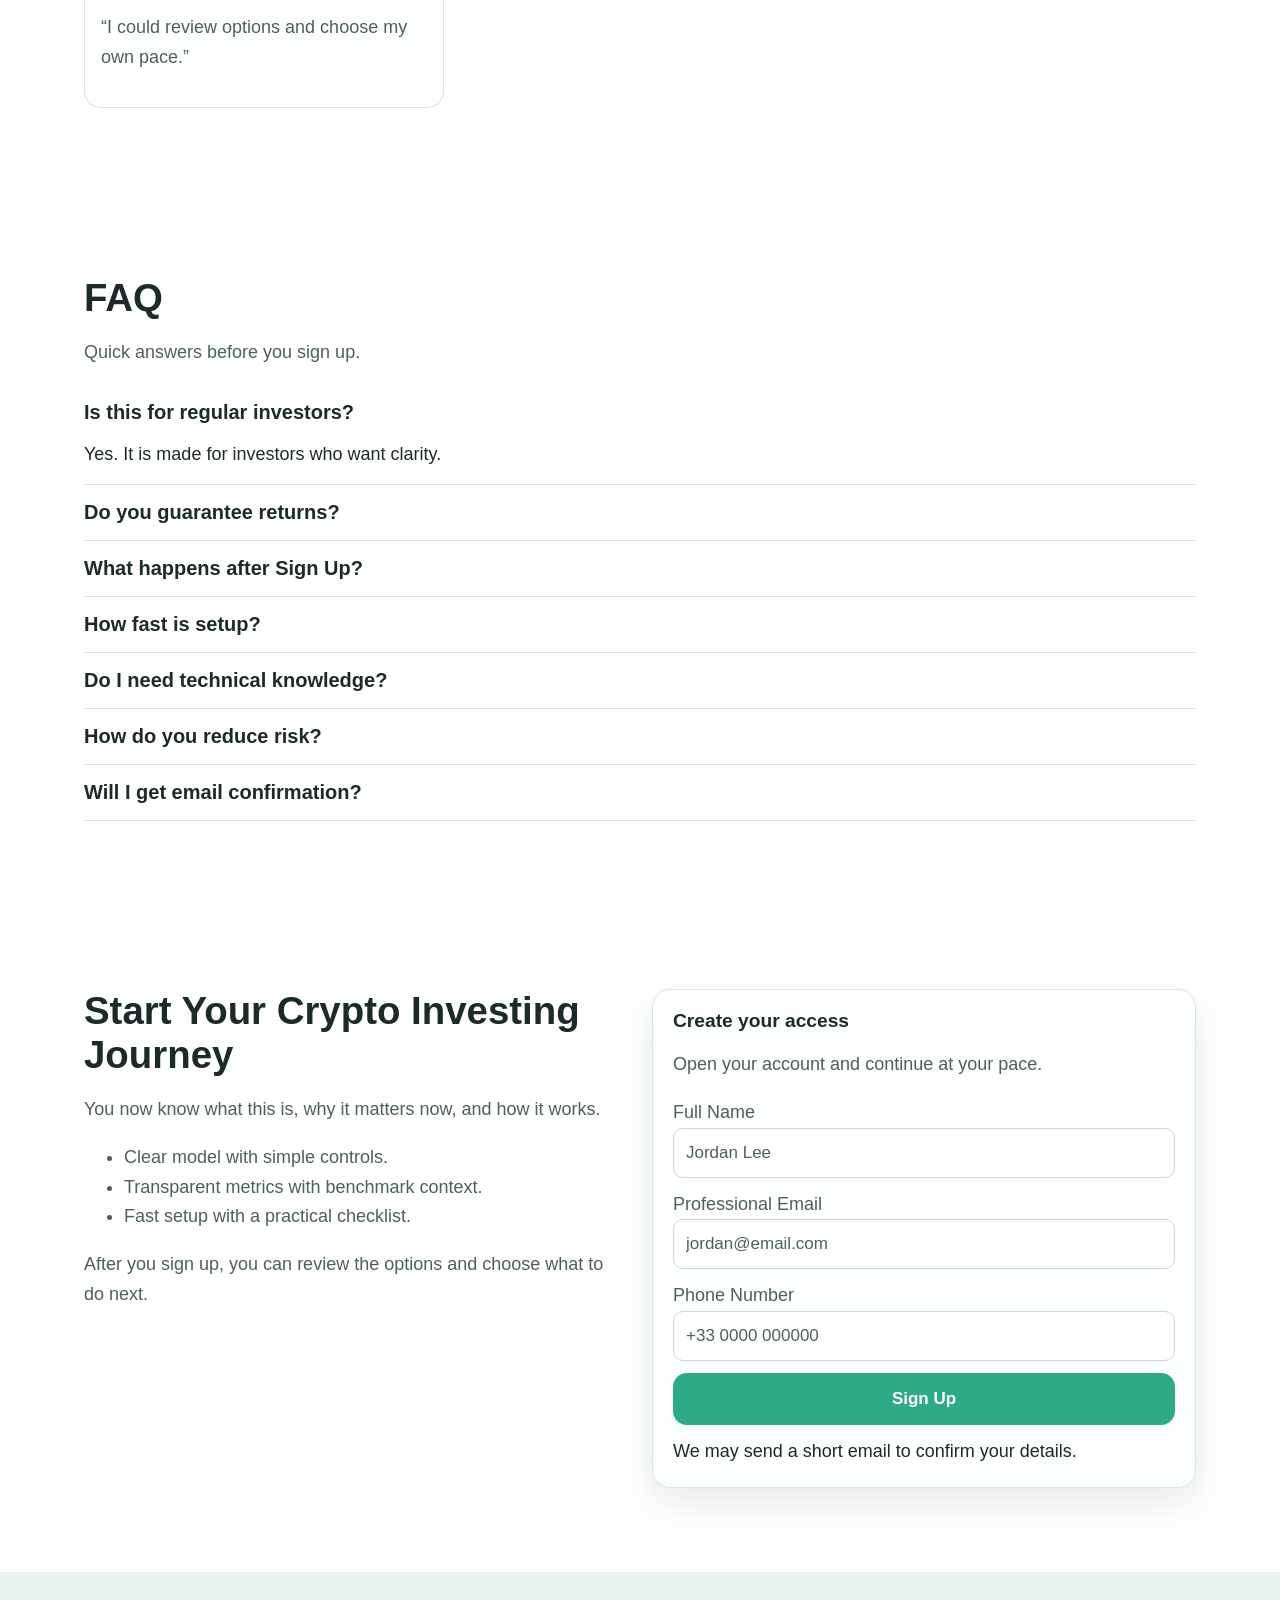
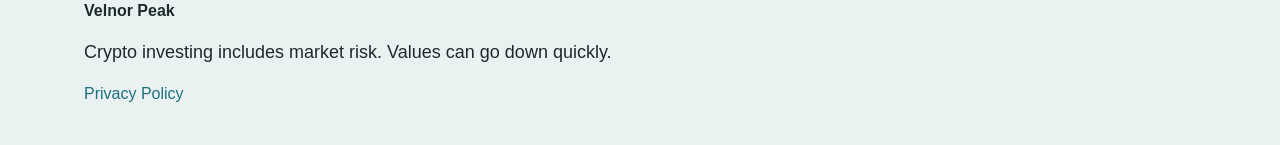
<file: fr/index.html>
<!doctype html>
<html lang="en">
<head>
<meta charset="utf-8"/>
<meta name="viewport" content="width=device-width, initial-scale=1"/>
<title>Velnor Peak | AI-Powered Cryptocurrency Investments | Français</title>
<meta name="description" content="Velnor Peak offers a clear path for crypto investing with AI-powered cryptocurrency investments and simple risk controls."/>
<link rel="canonical" href="https://velnorpeak.com/fr/index.html"/>
<link rel="alternate" hreflang="en" href="https://velnorpeak.com/index.html"/>
<link rel="alternate" hreflang="de" href="https://velnorpeak.com/de/index.html"/>
<link rel="alternate" hreflang="fr" href="https://velnorpeak.com/fr/index.html"/>
<link rel="alternate" hreflang="es" href="https://velnorpeak.com/es/index.html"/>
<link rel="alternate" hreflang="it" href="https://velnorpeak.com/it/index.html"/>
<link rel="alternate" hreflang="tr" href="https://velnorpeak.com/tr/index.html"/>
<link rel="alternate" hreflang="pt" href="https://velnorpeak.com/pt/index.html"/>
<link rel="alternate" hreflang="ja" href="https://velnorpeak.com/jp/index.html"/>
<link rel="alternate" hreflang="sk" href="https://velnorpeak.com/sk/index.html"/>
<link rel="alternate" hreflang="nl-BE" href="https://velnorpeak.com/be/index.html"/>
<meta property="og:title" content="Velnor Peak | AI-Powered Cryptocurrency Investments | Français"/><meta property="og:description" content="AI-powered cryptocurrency investments for regular investors."/>
<meta property="og:type" content="website"/><meta property="og:url" content="https://velnorpeak.com/fr/index.html"/>
<meta name="twitter:card" content="summary_large_image"/><meta name="twitter:title" content="Velnor Peak | AI-Powered Cryptocurrency Investments | Français"/>
<meta name="twitter:description" content="See how crypto investing works with simple steps and clear metrics."/>
<link rel="stylesheet" href="../assets/style.css"/>
<script defer src="../assets/app.js"></script>
<script type="application/ld+json">{"@context":"https://schema.org","@graph":[{"@type":"Organization","name":"Velnor Peak","url":"https://velnorpeak.com"},{"@type":"WebSite","name":"Velnor Peak","url":"https://velnorpeak.com"},{"@type":"FAQPage","mainEntity":[{"@type":"Question","name":"Is this beginner friendly?","acceptedAnswer":{"@type":"Answer","text":"Yes. The flow is simple and clearly explained."}}]},{"@type":"Review","author":{"@type":"Person","name":"Maya Porter"},"reviewBody":"Simple process and clear updates."}]}</script>
</head>
<body>
<header class="header"><div class="container header-row"><div class="brand">Velnor Peak</div>
<nav class="nav" aria-label="Primary"><a href="#market">Why Now</a><a href="#model">How It Works</a><a href="#metrics">Metrics</a><a href="#faq">FAQ</a></nav>
<div class="header-right"><div class="lang-wrap" data-lang><button class="lang-trigger" aria-expanded="false">Français</button><div class="lang-menu">
<a href="../index.html"><svg class="flag" viewBox="0 0 18 12" aria-hidden="true"><rect width="18" height="12" fill="#012169"/></svg>English</a>
<a href="../de/index.html"><svg class="flag" viewBox="0 0 18 12"><rect width="18" height="4" y="0" fill="#000"/><rect width="18" height="4" y="4" fill="#d00"/><rect width="18" height="4" y="8" fill="#ffce00"/></svg>Deutsch</a>
<a href="../fr/index.html"><svg class="flag" viewBox="0 0 18 12"><rect width="6" height="12" fill="#0055a4"/><rect x="6" width="6" height="12" fill="#fff"/><rect x="12" width="6" height="12" fill="#ef4135"/></svg>Français</a>
<a href="../es/index.html"><svg class="flag" viewBox="0 0 18 12"><rect width="18" height="12" fill="#c60b1e"/><rect y="3" width="18" height="6" fill="#ffc400"/></svg>Español</a>
<a href="../it/index.html"><svg class="flag" viewBox="0 0 18 12"><rect width="6" height="12" fill="#009246"/><rect x="6" width="6" height="12" fill="#fff"/><rect x="12" width="6" height="12" fill="#ce2b37"/></svg>Italiano</a>
<a href="../tr/index.html"><svg class="flag" viewBox="0 0 18 12"><rect width="18" height="12" fill="#e30a17"/></svg>Türkçe</a>
<a href="../pt/index.html"><svg class="flag" viewBox="0 0 18 12"><rect width="7" height="12" fill="#046a38"/><rect x="7" width="11" height="12" fill="#da291c"/></svg>Português</a>
<a href="../jp/index.html"><svg class="flag" viewBox="0 0 18 12"><rect width="18" height="12" fill="#fff"/><circle cx="9" cy="6" r="3" fill="#bc002d"/></svg>日本語</a>
<a href="../sk/index.html"><svg class="flag" viewBox="0 0 18 12"><rect width="18" height="4" fill="#fff"/><rect y="4" width="18" height="4" fill="#0b4ea2"/><rect y="8" width="18" height="4" fill="#ee1c25"/></svg>Slovak</a>
<a href="../be/index.html"><svg class="flag" viewBox="0 0 18 12"><rect width="6" height="12" fill="#000"/><rect x="6" width="6" height="12" fill="#fdcf00"/><rect x="12" width="6" height="12" fill="#ef3340"/></svg>Nederlands (BE)</a>
</div></div><a class="btn" href="#signup-final">Sign Up</a></div>
<button class="burger" aria-label="Open menu">☰</button></div></header>
<div class="mobile-drawer" aria-hidden="true"><div class="drawer-panel"><div class="drawer-top"><strong>Menu</strong><button class="drawer-close" aria-label="Close menu">✕</button></div><p><a href="#market">Why Now</a></p><p><a href="#model">How It Works</a></p><p><a href="#metrics">Metrics</a></p><p><a href="#faq">FAQ</a></p><div class="lang-wrap" data-lang><button class="lang-trigger">Français</button><div class="lang-menu">
<a href="../index.html"><svg class="flag" viewBox="0 0 18 12" aria-hidden="true"><rect width="18" height="12" fill="#012169"/></svg>English</a>
<a href="../de/index.html"><svg class="flag" viewBox="0 0 18 12"><rect width="18" height="4" y="0" fill="#000"/><rect width="18" height="4" y="4" fill="#d00"/><rect width="18" height="4" y="8" fill="#ffce00"/></svg>Deutsch</a>
<a href="../fr/index.html"><svg class="flag" viewBox="0 0 18 12"><rect width="6" height="12" fill="#0055a4"/><rect x="6" width="6" height="12" fill="#fff"/><rect x="12" width="6" height="12" fill="#ef4135"/></svg>Français</a>
<a href="../es/index.html"><svg class="flag" viewBox="0 0 18 12"><rect width="18" height="12" fill="#c60b1e"/><rect y="3" width="18" height="6" fill="#ffc400"/></svg>Español</a>
<a href="../it/index.html"><svg class="flag" viewBox="0 0 18 12"><rect width="6" height="12" fill="#009246"/><rect x="6" width="6" height="12" fill="#fff"/><rect x="12" width="6" height="12" fill="#ce2b37"/></svg>Italiano</a>
<a href="../tr/index.html"><svg class="flag" viewBox="0 0 18 12"><rect width="18" height="12" fill="#e30a17"/></svg>Türkçe</a>
<a href="../pt/index.html"><svg class="flag" viewBox="0 0 18 12"><rect width="7" height="12" fill="#046a38"/><rect x="7" width="11" height="12" fill="#da291c"/></svg>Português</a>
<a href="../jp/index.html"><svg class="flag" viewBox="0 0 18 12"><rect width="18" height="12" fill="#fff"/><circle cx="9" cy="6" r="3" fill="#bc002d"/></svg>日本語</a>
<a href="../sk/index.html"><svg class="flag" viewBox="0 0 18 12"><rect width="18" height="4" fill="#fff"/><rect y="4" width="18" height="4" fill="#0b4ea2"/><rect y="8" width="18" height="4" fill="#ee1c25"/></svg>Slovak</a>
<a href="../be/index.html"><svg class="flag" viewBox="0 0 18 12"><rect width="6" height="12" fill="#000"/><rect x="6" width="6" height="12" fill="#fdcf00"/><rect x="12" width="6" height="12" fill="#ef3340"/></svg>Nederlands (BE)</a>
</div></div><p><a class="btn" href="#signup-final">Sign Up</a></p></div></div>

<main>
<section class="section light"><div class="container hero-grid"><div>
<h1>AI-Powered Cryptocurrency Investments Made Clear</h1>
<p>Velnor Peak gives you a practical way to start crypto investing with AI-powered cryptocurrency investments. We track market momentum, price swings, and market depth, which means how much can be traded quickly. You get simple entry rules, clear risk limits, and transparent updates. After you sign up, you get instant access to the next steps.</p>
<div class="perf-panel"><h3>Target performance range in strong cycles</h3><div class="perf-row"><div class="perf-metric"><div class="perf-value">8–15%</div><div class="perf-label">Monthly range</div></div><div class="perf-metric"><div class="perf-value">80–200%</div><div class="perf-label">Annual range</div></div></div><div class="perf-note">Returns depend on market conditions. Not guaranteed.</div></div>
</div>
<div class="form-card" id="signup"><h3 class="form-title">Start in minutes</h3><p class="form-sub">Simple setup, clear checklist, and direct account access.</p><form class="form-stack"><label>Full Name<input placeholder="Alex Morgan" required/></label><label>Professional Email<input type="email" placeholder="alex@email.com" required/></label><label>Phone Number<input type="tel" placeholder="+44 0000 000000" required/></label><button class="btn" type="submit">Sign Up</button><small>We may send a short email to confirm your details.</small></form></div>
</div></section>

<section class="section light" id="market"><div class="container split"><div><h2>Why Crypto Investing Matters Now</h2><p>Digital asset adoption keeps expanding as payment rails and regulated exchanges improve.</p><ul><li>More users and apps are driving daily demand.</li><li>AI detects trend shifts faster than manual tracking.</li><li>Price cycles still create strong windows for growth.</li></ul><p>What it means: timing and discipline matter more than market noise.</p></div>
<div class="card"><h3>Market cycle map</h3><div class="vertical-chart"><div class="vcol" style="height:34%"><span>34%</span></div><div class="vcol" style="height:52%"><span>52%</span></div><div class="vcol" style="height:67%"><span>67%</span></div><div class="vcol" style="height:46%"><span>46%</span></div></div><p>Benchmark: prior cycle median at 45% growth pace.</p><p>Investor gain: better timing can lift upside and reduce panic exits.</p></div></div></section>

<section class="section dark" id="model"><div class="container"><h2>How It Works</h2><p>Here is the model in four clear actions.</p><div class="grid-3"><article class="card"><h3>Track Signals</h3><p>AI scans trend direction and volume.</p><p class="muted">Meaning: clearer entry timing.</p></article><article class="card"><h3>Filter Setups</h3><p>Rules remove weak opportunities early.</p><p class="muted">Meaning: less random exposure.</p></article><article class="card"><h3>Manage Risk</h3><p>Position limits cap single-trade damage.</p><p class="muted">Meaning: smoother portfolio swings.</p></article></div><p>Investor gain: you follow a repeatable system instead of impulse decisions.</p></div></section>

<section class="section light" id="process"><div class="container"><h2>Fast 24H Process</h2><p>The setup is built for speed and clarity.</p><div class="grid-2"><div class="card"><h3>5 Minute · Sign Up</h3><p>Create your account and verify email.</p></div><div class="card"><h3>1–6 Hour · Review Options</h3><p>Read simple choices and pick direction.</p></div><div class="card"><h3>6–12 Hour · Complete Setup</h3><p>Finish profile and enable protections.</p></div><div class="card"><h3>12–24 Hour · Go Live</h3><p>Access dashboard and start tracking.</p></div></div><p>Most people finish setup in 24 hours.</p><p>After you sign up, you will see a clear setup checklist.</p></div></section>

<section class="section light" id="metrics"><div class="container split"><div class="card"><h3>Performance snapshot</h3><div class="dual-bars"><div class="row"><small>Velnor Peak</small><div class="bar-track"><div class="bar-fill" style="width:74%;background:var(--accent-a)"></div></div></div><div class="row"><small>Market average</small><div class="bar-track"><div class="bar-fill" style="width:49%;background:var(--accent-b)"></div></div></div></div><p>Benchmark: market average set at 49 for this sample period.</p><p>Investor gain: stronger consistency can improve long-run outcomes.</p></div>
<div><h2>Performance Snapshot</h2><p>These indicators show behavior, not promises.</p><ul><li><strong class="kpi">74</strong> signal quality index based on rule matches.</li><li><strong class="kpi">2.4x</strong> average reward versus protected downside.</li><li><strong class="kpi">91%</strong> execution speed inside target ranges.</li></ul><p>What it means: decisions stay fast and structured in volatile weeks.</p></div></div></section>

<section class="section light" id="insights"><div class="container"><h2>Insights That Drive Returns</h2><p>Returns usually come from three drivers working together.</p><div class="stacked-bar"><div class="seg" style="width:42%;background:#2cab85"></div><div class="seg" style="width:33%;background:#1d6f80"></div><div class="seg" style="width:25%;background:#82b7aa"></div></div><div class="grid-3"><div class="card"><h3>Trend Strength</h3><p>42% contribution from sustained price direction.</p></div><div class="card"><h3>Flow Timing</h3><p>33% contribution from order flow shifts.</p></div><div class="card"><h3>Risk Control</h3><p>25% contribution from downside discipline.</p></div></div><p>Investor gain: balanced drivers avoid overreliance on one market condition.</p></div></section>

<section class="section dark" id="risk"><div class="container split"><div><h2>What Could Go Wrong</h2><p>Crypto investing can move fast, so risk planning is essential.</p><ul><li>Sharp drops can happen after news events.</li><li>Low activity periods can widen entry prices.</li><li>False breakouts can trigger poor timing.</li></ul><p>We reduce risk with limits, stop rules, and staged entries.</p></div><div class="card"><h3>Risk matrix</h3><div class="risk-matrix"><div class="risk-box"><strong>High Impact</strong><p>Large market shock.</p></div><div class="risk-box"><strong>Medium Impact</strong><p>Trend reversal.</p></div><div class="risk-box"><strong>Lower Impact</strong><p>Late entry.</p></div><div class="risk-box"><strong>Control</strong><p>Position size cap.</p></div></div><p>Benchmark: market stress weeks happen in every cycle.</p><p>Investor gain: controls help protect capital during shocks.</p></div></div></section>

<section class="section light" id="reviews"><div class="container"><h2>Reviews</h2><p>Real feedback from investors using this process.</p><div class="grid-2"><article class="card"><div class="review-head"><div class="avatar">MP</div><strong>Maya Porter</strong><span class="verified">VERIFIED</span></div><p>Founder · Leeds</p><p>“The setup was clear and I understood every step.”</p></article><article class="card"><div class="review-head"><div class="avatar">JL</div><strong>Jonas Lind</strong><span class="verified">VERIFIED</span></div><p>Engineer · Stockholm</p><p>“I liked seeing risk notes next to each decision.”</p></article><article class="card"><div class="review-head"><div class="avatar">SR</div><strong>Sofia Rami</strong><span class="verified">VERIFIED</span></div><p>Consultant · Madrid</p><p>“Simple language, fast setup, and no pressure outreach.”</p></article><article class="card"><div class="review-head"><div class="avatar">DK</div><strong>Daniel Klein</strong><span class="verified">VERIFIED</span></div><p>Designer · Berlin</p><p>“I could review options and choose my own pace.”</p></article></div></div></section>

<section class="section light" id="faq"><div class="container"><h2>FAQ</h2><p>Quick answers before you sign up.</p>
<div class="faq-item open"><button class="faq-q">Is this for regular investors?</button><div class="faq-answer">Yes. It is made for investors who want clarity.</div></div>
<div class="faq-item"><button class="faq-q">Do you guarantee returns?</button><div class="faq-answer">No. Returns depend on market conditions and are never guaranteed.</div></div>
<div class="faq-item"><button class="faq-q">What happens after Sign Up?</button><div class="faq-answer">After you sign up, you can review the options and choose what to do next.</div></div>
<div class="faq-item"><button class="faq-q">How fast is setup?</button><div class="faq-answer">Most people complete setup in less than 24 hours.</div></div>
<div class="faq-item"><button class="faq-q">Do I need technical knowledge?</button><div class="faq-answer">No. Every step uses plain language and practical examples.</div></div>
<div class="faq-item"><button class="faq-q">How do you reduce risk?</button><div class="faq-answer">We use position limits, stop rules, and staged entries.</div></div>
<div class="faq-item"><button class="faq-q">Will I get email confirmation?</button><div class="faq-answer">The flow is online. We may send a short email only.</div></div>
</div></section>

<section class="section light" id="signup-final"><div class="container split"><div><h2>Start Your Crypto Investing Journey</h2><p>You now know what this is, why it matters now, and how it works.</p><ul><li>Clear model with simple controls.</li><li>Transparent metrics with benchmark context.</li><li>Fast setup with a practical checklist.</li></ul><p>After you sign up, you can review the options and choose what to do next.</p></div>
<div class="form-card"><h3>Create your access</h3><p class="form-sub">Open your account and continue at your pace.</p><form class="form-stack"><label>Full Name<input placeholder="Jordan Lee" required/></label><label>Professional Email<input type="email" placeholder="jordan@email.com" required/></label><label>Phone Number<input type="tel" placeholder="+33 0000 000000" required/></label><button class="btn" type="submit">Sign Up</button><small>We may send a short email to confirm your details.</small></form></div>
</div></section>
</main>

<footer class="footer"><div class="container"><strong>Velnor Peak</strong><p class="footer-note">Crypto investing includes market risk. Values can go down quickly.</p><a href="#" data-open-privacy>Privacy Policy</a></div></footer>

<div class="modal" role="dialog" aria-modal="true" aria-label="Privacy Policy"><div class="modal-card"><div class="modal-top"><h2>Privacy Policy</h2><button data-close-privacy aria-label="Close">✕</button></div>
<h3>Introduction</h3><p>We explain clearly how we handle your personal data.</p>
<h3>Data collection</h3><p>We collect name, email, phone, and usage actions on this site.</p>
<h3>Legal basis</h3><p>We process data to provide service access and respond to your requests.</p>
<h3>Cookies</h3><p>Cookies help keep sessions secure and improve page performance.</p>
<h3>Retention</h3><p>We keep data only as long as needed for service and legal duties.</p>
<h3>Third-party sharing</h3><p>We share limited data with hosting and email providers.</p>
<h3>Security</h3><p>We use encryption, access controls, and audit logs.</p>
<h3>User rights</h3><p>You can request access, correction, deletion, or data export.</p>
<h3>International transfers</h3><p>Your data may be processed in other countries with safeguards.</p>
<h3>Industry risk disclosure</h3><p>Crypto markets are volatile. No outcome is guaranteed.</p>
<h3>Contact</h3><p>Email: privacy@velnorpeak.com</p>
<p><button class="btn" data-close-privacy>Close</button></p></div></div>
</body></html>
</file>
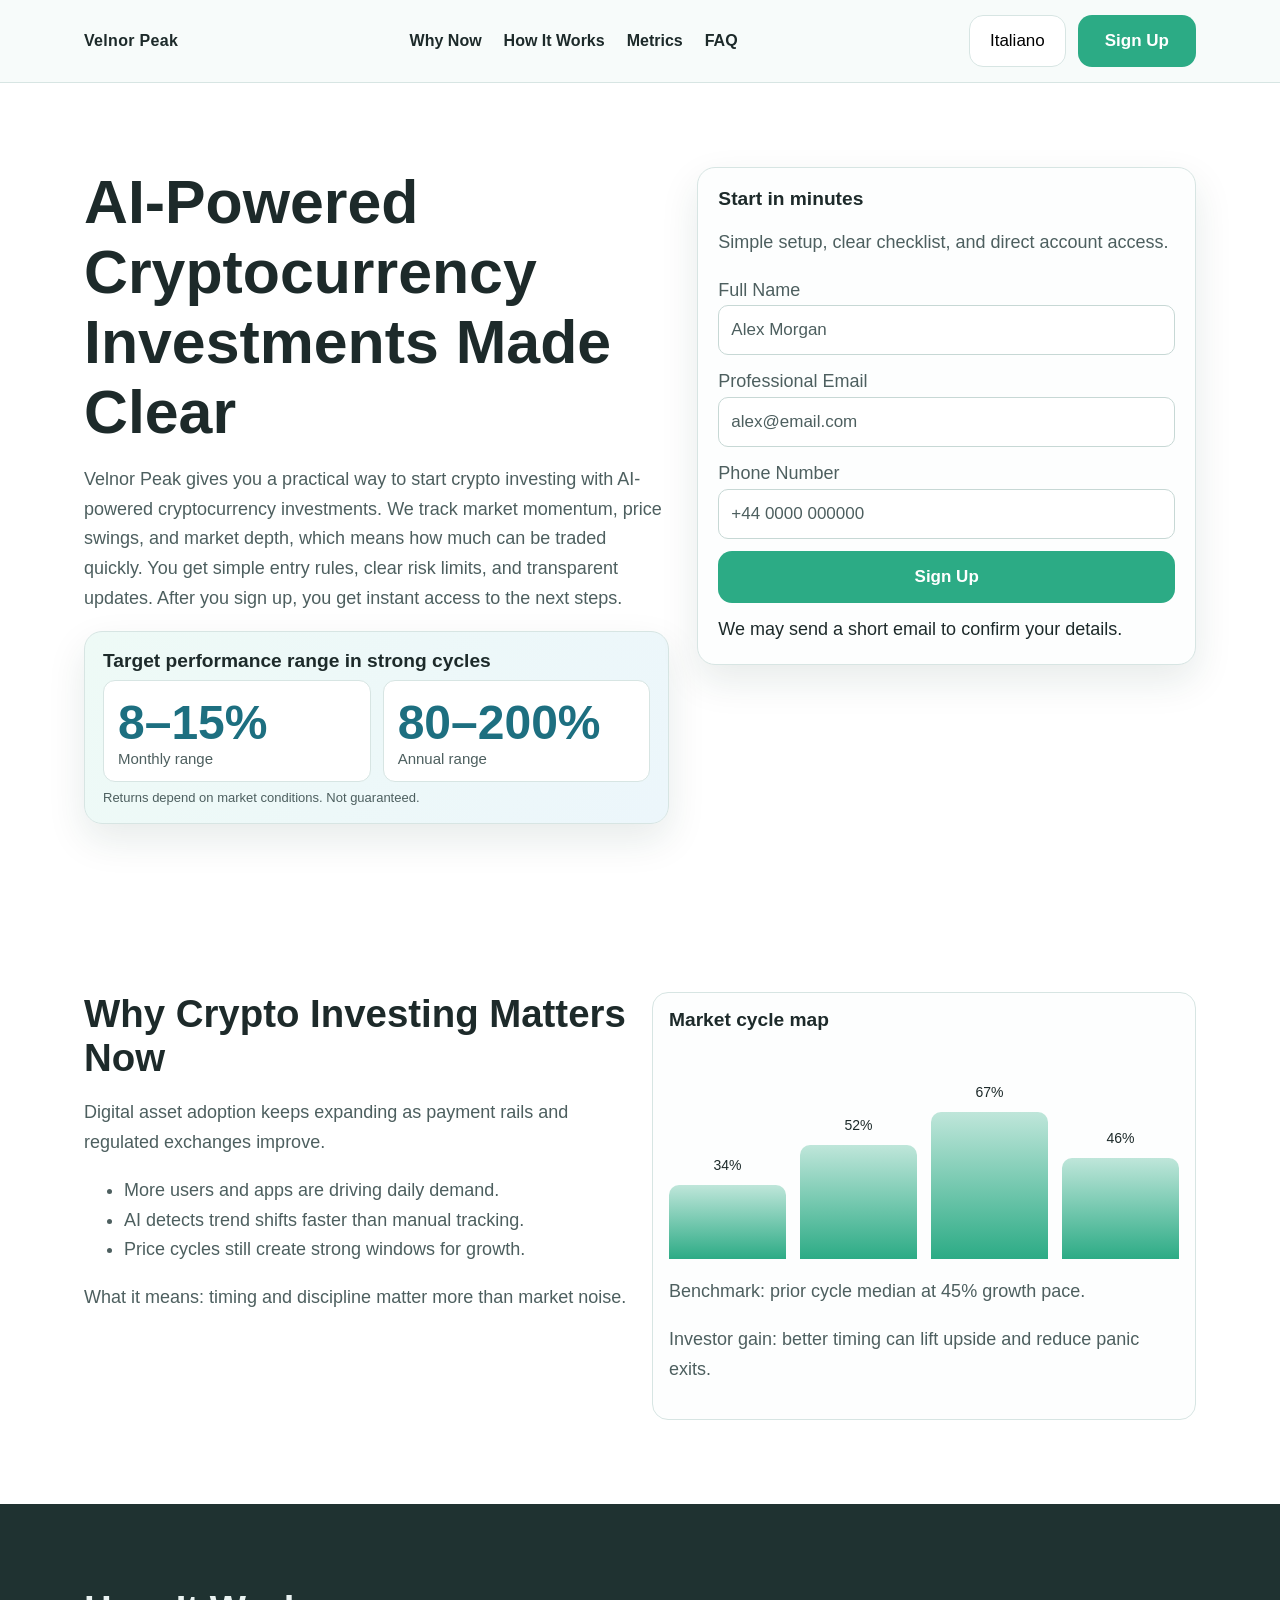
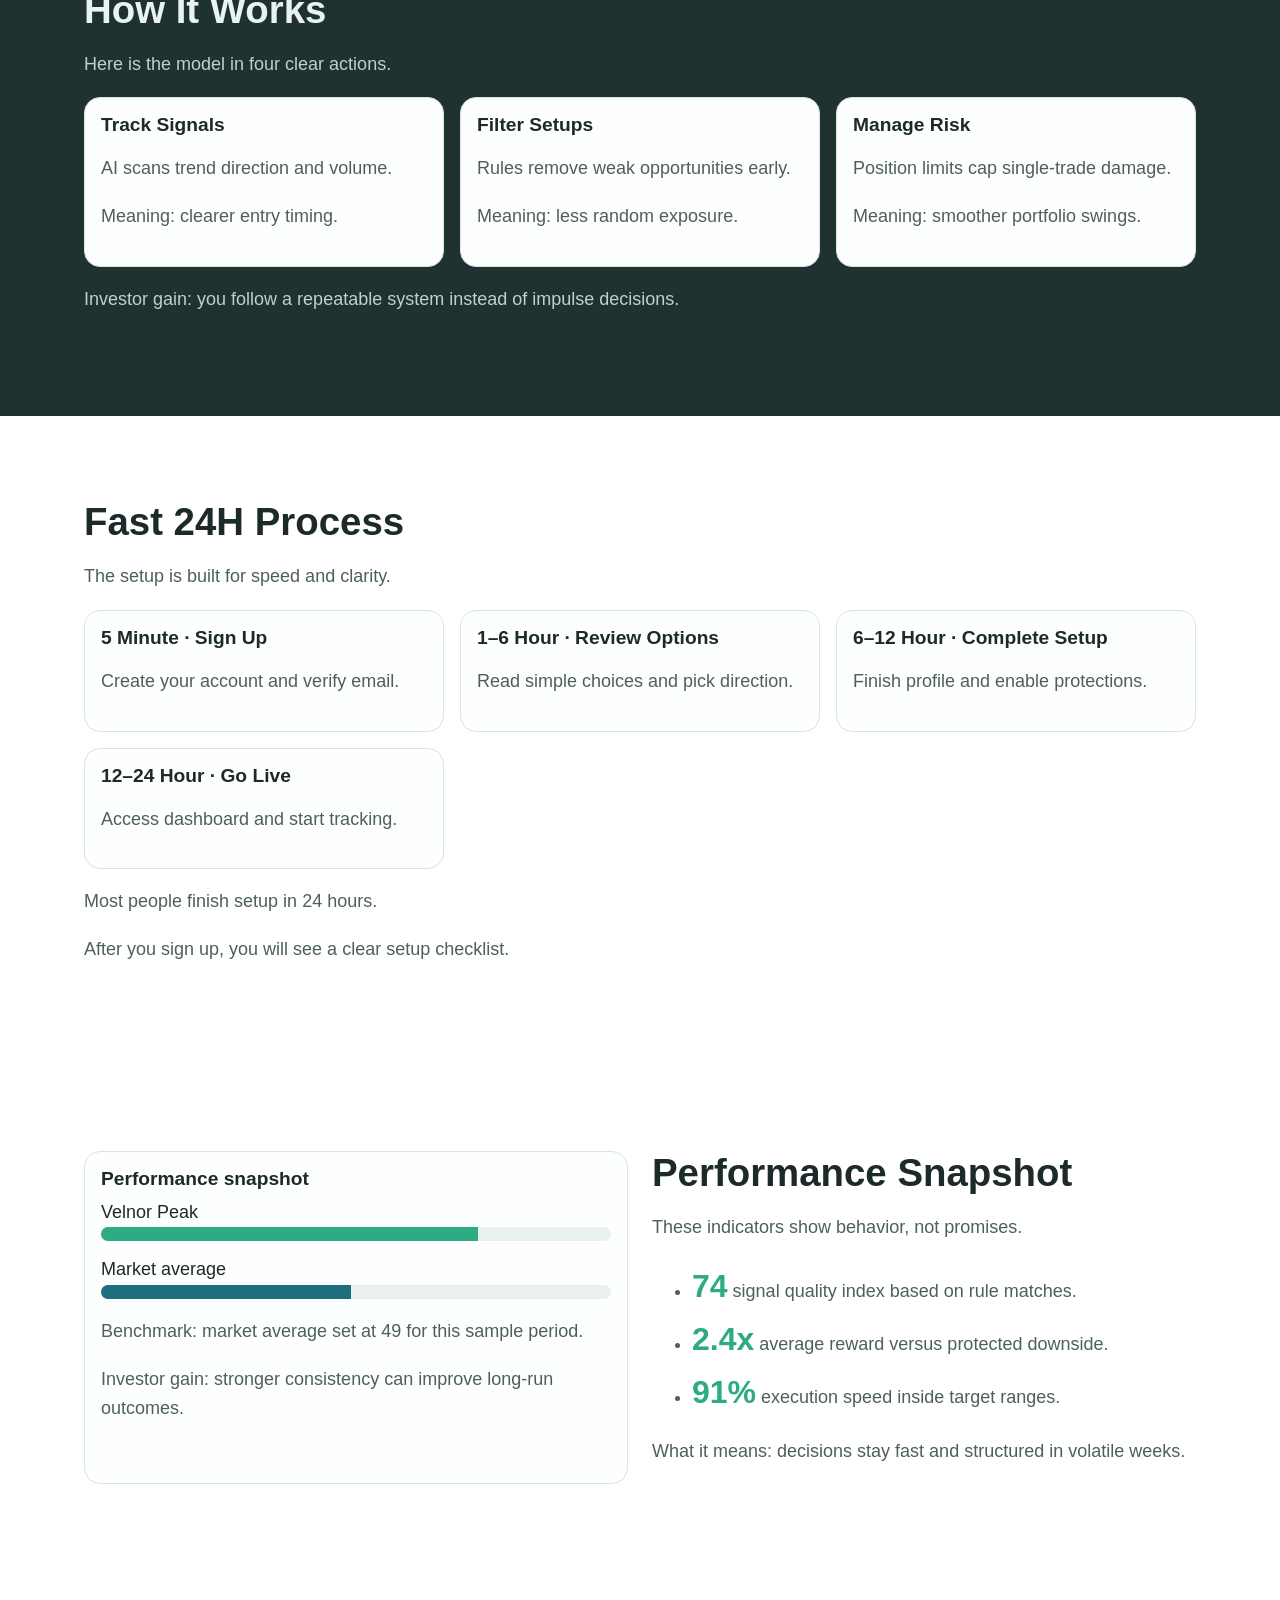
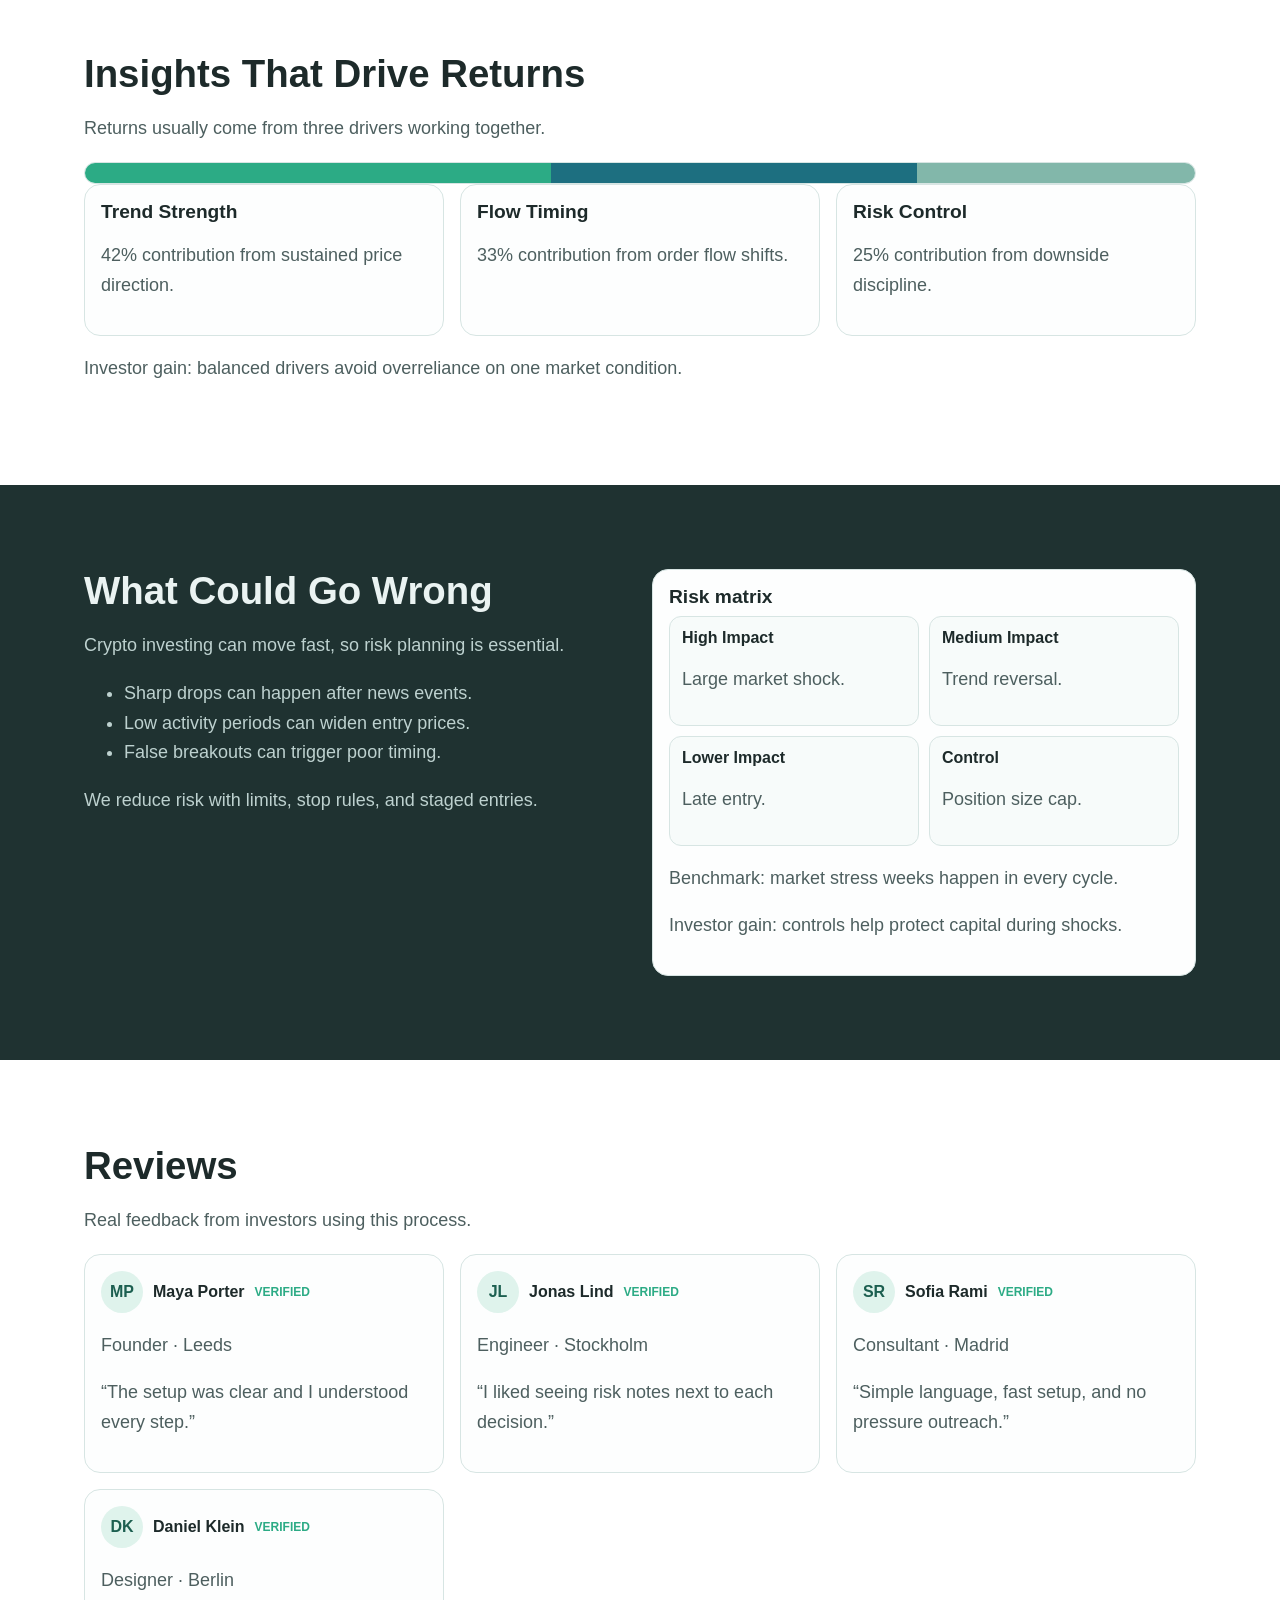
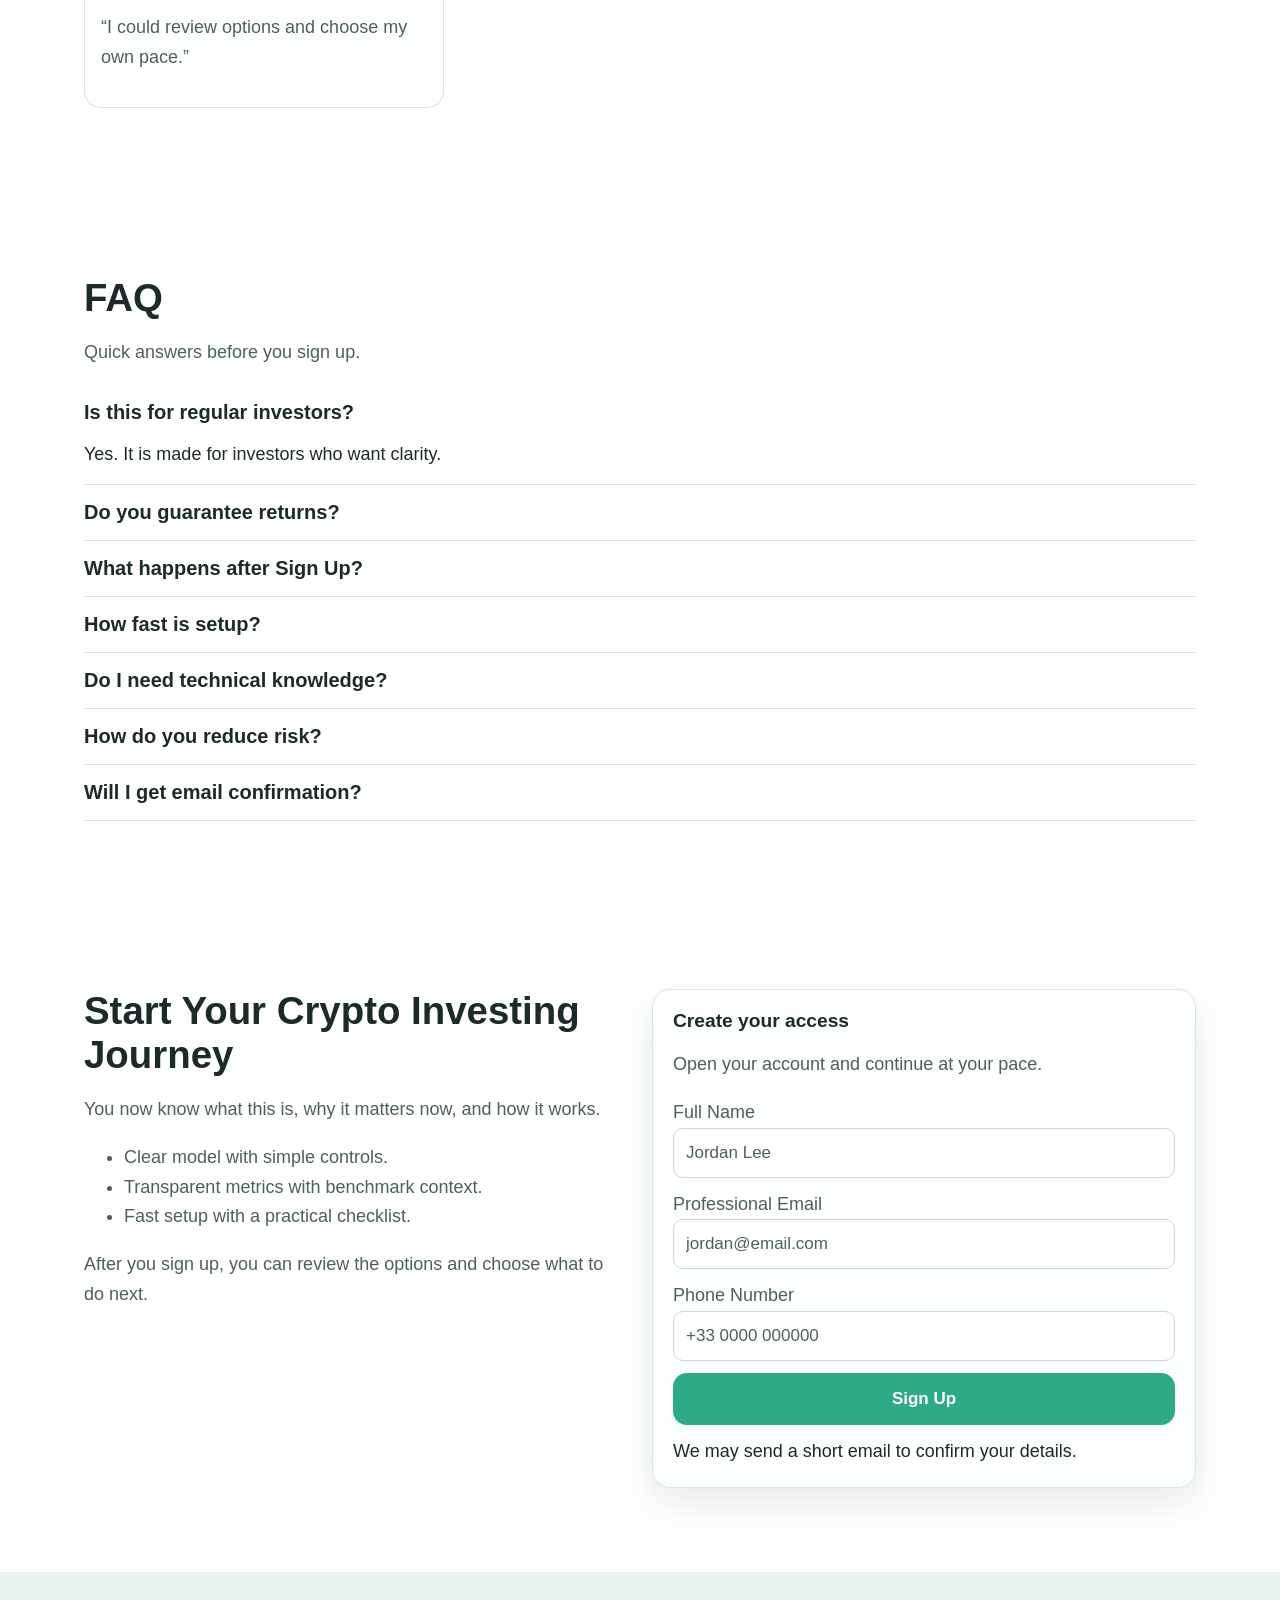
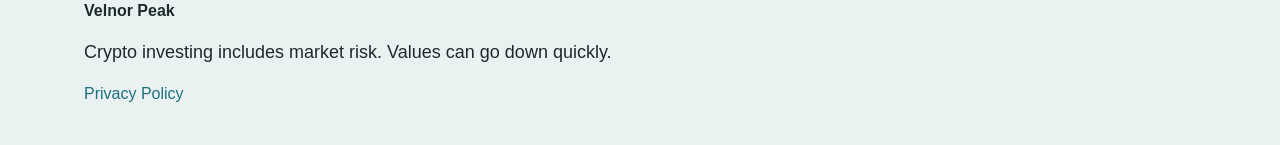
<file: it/index.html>
<!doctype html>
<html lang="en">
<head>
<meta charset="utf-8"/>
<meta name="viewport" content="width=device-width, initial-scale=1"/>
<title>Velnor Peak | AI-Powered Cryptocurrency Investments | Italiano</title>
<meta name="description" content="Velnor Peak offers a clear path for crypto investing with AI-powered cryptocurrency investments and simple risk controls."/>
<link rel="canonical" href="https://velnorpeak.com/it/index.html"/>
<link rel="alternate" hreflang="en" href="https://velnorpeak.com/index.html"/>
<link rel="alternate" hreflang="de" href="https://velnorpeak.com/de/index.html"/>
<link rel="alternate" hreflang="fr" href="https://velnorpeak.com/fr/index.html"/>
<link rel="alternate" hreflang="es" href="https://velnorpeak.com/es/index.html"/>
<link rel="alternate" hreflang="it" href="https://velnorpeak.com/it/index.html"/>
<link rel="alternate" hreflang="tr" href="https://velnorpeak.com/tr/index.html"/>
<link rel="alternate" hreflang="pt" href="https://velnorpeak.com/pt/index.html"/>
<link rel="alternate" hreflang="ja" href="https://velnorpeak.com/jp/index.html"/>
<link rel="alternate" hreflang="sk" href="https://velnorpeak.com/sk/index.html"/>
<link rel="alternate" hreflang="nl-BE" href="https://velnorpeak.com/be/index.html"/>
<meta property="og:title" content="Velnor Peak | AI-Powered Cryptocurrency Investments | Italiano"/><meta property="og:description" content="AI-powered cryptocurrency investments for regular investors."/>
<meta property="og:type" content="website"/><meta property="og:url" content="https://velnorpeak.com/it/index.html"/>
<meta name="twitter:card" content="summary_large_image"/><meta name="twitter:title" content="Velnor Peak | AI-Powered Cryptocurrency Investments | Italiano"/>
<meta name="twitter:description" content="See how crypto investing works with simple steps and clear metrics."/>
<link rel="stylesheet" href="../assets/style.css"/>
<script defer src="../assets/app.js"></script>
<script type="application/ld+json">{"@context":"https://schema.org","@graph":[{"@type":"Organization","name":"Velnor Peak","url":"https://velnorpeak.com"},{"@type":"WebSite","name":"Velnor Peak","url":"https://velnorpeak.com"},{"@type":"FAQPage","mainEntity":[{"@type":"Question","name":"Is this beginner friendly?","acceptedAnswer":{"@type":"Answer","text":"Yes. The flow is simple and clearly explained."}}]},{"@type":"Review","author":{"@type":"Person","name":"Maya Porter"},"reviewBody":"Simple process and clear updates."}]}</script>
</head>
<body>
<header class="header"><div class="container header-row"><div class="brand">Velnor Peak</div>
<nav class="nav" aria-label="Primary"><a href="#market">Why Now</a><a href="#model">How It Works</a><a href="#metrics">Metrics</a><a href="#faq">FAQ</a></nav>
<div class="header-right"><div class="lang-wrap" data-lang><button class="lang-trigger" aria-expanded="false">Italiano</button><div class="lang-menu">
<a href="../index.html"><svg class="flag" viewBox="0 0 18 12" aria-hidden="true"><rect width="18" height="12" fill="#012169"/></svg>English</a>
<a href="../de/index.html"><svg class="flag" viewBox="0 0 18 12"><rect width="18" height="4" y="0" fill="#000"/><rect width="18" height="4" y="4" fill="#d00"/><rect width="18" height="4" y="8" fill="#ffce00"/></svg>Deutsch</a>
<a href="../fr/index.html"><svg class="flag" viewBox="0 0 18 12"><rect width="6" height="12" fill="#0055a4"/><rect x="6" width="6" height="12" fill="#fff"/><rect x="12" width="6" height="12" fill="#ef4135"/></svg>Français</a>
<a href="../es/index.html"><svg class="flag" viewBox="0 0 18 12"><rect width="18" height="12" fill="#c60b1e"/><rect y="3" width="18" height="6" fill="#ffc400"/></svg>Español</a>
<a href="../it/index.html"><svg class="flag" viewBox="0 0 18 12"><rect width="6" height="12" fill="#009246"/><rect x="6" width="6" height="12" fill="#fff"/><rect x="12" width="6" height="12" fill="#ce2b37"/></svg>Italiano</a>
<a href="../tr/index.html"><svg class="flag" viewBox="0 0 18 12"><rect width="18" height="12" fill="#e30a17"/></svg>Türkçe</a>
<a href="../pt/index.html"><svg class="flag" viewBox="0 0 18 12"><rect width="7" height="12" fill="#046a38"/><rect x="7" width="11" height="12" fill="#da291c"/></svg>Português</a>
<a href="../jp/index.html"><svg class="flag" viewBox="0 0 18 12"><rect width="18" height="12" fill="#fff"/><circle cx="9" cy="6" r="3" fill="#bc002d"/></svg>日本語</a>
<a href="../sk/index.html"><svg class="flag" viewBox="0 0 18 12"><rect width="18" height="4" fill="#fff"/><rect y="4" width="18" height="4" fill="#0b4ea2"/><rect y="8" width="18" height="4" fill="#ee1c25"/></svg>Slovak</a>
<a href="../be/index.html"><svg class="flag" viewBox="0 0 18 12"><rect width="6" height="12" fill="#000"/><rect x="6" width="6" height="12" fill="#fdcf00"/><rect x="12" width="6" height="12" fill="#ef3340"/></svg>Nederlands (BE)</a>
</div></div><a class="btn" href="#signup-final">Sign Up</a></div>
<button class="burger" aria-label="Open menu">☰</button></div></header>
<div class="mobile-drawer" aria-hidden="true"><div class="drawer-panel"><div class="drawer-top"><strong>Menu</strong><button class="drawer-close" aria-label="Close menu">✕</button></div><p><a href="#market">Why Now</a></p><p><a href="#model">How It Works</a></p><p><a href="#metrics">Metrics</a></p><p><a href="#faq">FAQ</a></p><div class="lang-wrap" data-lang><button class="lang-trigger">Italiano</button><div class="lang-menu">
<a href="../index.html"><svg class="flag" viewBox="0 0 18 12" aria-hidden="true"><rect width="18" height="12" fill="#012169"/></svg>English</a>
<a href="../de/index.html"><svg class="flag" viewBox="0 0 18 12"><rect width="18" height="4" y="0" fill="#000"/><rect width="18" height="4" y="4" fill="#d00"/><rect width="18" height="4" y="8" fill="#ffce00"/></svg>Deutsch</a>
<a href="../fr/index.html"><svg class="flag" viewBox="0 0 18 12"><rect width="6" height="12" fill="#0055a4"/><rect x="6" width="6" height="12" fill="#fff"/><rect x="12" width="6" height="12" fill="#ef4135"/></svg>Français</a>
<a href="../es/index.html"><svg class="flag" viewBox="0 0 18 12"><rect width="18" height="12" fill="#c60b1e"/><rect y="3" width="18" height="6" fill="#ffc400"/></svg>Español</a>
<a href="../it/index.html"><svg class="flag" viewBox="0 0 18 12"><rect width="6" height="12" fill="#009246"/><rect x="6" width="6" height="12" fill="#fff"/><rect x="12" width="6" height="12" fill="#ce2b37"/></svg>Italiano</a>
<a href="../tr/index.html"><svg class="flag" viewBox="0 0 18 12"><rect width="18" height="12" fill="#e30a17"/></svg>Türkçe</a>
<a href="../pt/index.html"><svg class="flag" viewBox="0 0 18 12"><rect width="7" height="12" fill="#046a38"/><rect x="7" width="11" height="12" fill="#da291c"/></svg>Português</a>
<a href="../jp/index.html"><svg class="flag" viewBox="0 0 18 12"><rect width="18" height="12" fill="#fff"/><circle cx="9" cy="6" r="3" fill="#bc002d"/></svg>日本語</a>
<a href="../sk/index.html"><svg class="flag" viewBox="0 0 18 12"><rect width="18" height="4" fill="#fff"/><rect y="4" width="18" height="4" fill="#0b4ea2"/><rect y="8" width="18" height="4" fill="#ee1c25"/></svg>Slovak</a>
<a href="../be/index.html"><svg class="flag" viewBox="0 0 18 12"><rect width="6" height="12" fill="#000"/><rect x="6" width="6" height="12" fill="#fdcf00"/><rect x="12" width="6" height="12" fill="#ef3340"/></svg>Nederlands (BE)</a>
</div></div><p><a class="btn" href="#signup-final">Sign Up</a></p></div></div>

<main>
<section class="section light"><div class="container hero-grid"><div>
<h1>AI-Powered Cryptocurrency Investments Made Clear</h1>
<p>Velnor Peak gives you a practical way to start crypto investing with AI-powered cryptocurrency investments. We track market momentum, price swings, and market depth, which means how much can be traded quickly. You get simple entry rules, clear risk limits, and transparent updates. After you sign up, you get instant access to the next steps.</p>
<div class="perf-panel"><h3>Target performance range in strong cycles</h3><div class="perf-row"><div class="perf-metric"><div class="perf-value">8–15%</div><div class="perf-label">Monthly range</div></div><div class="perf-metric"><div class="perf-value">80–200%</div><div class="perf-label">Annual range</div></div></div><div class="perf-note">Returns depend on market conditions. Not guaranteed.</div></div>
</div>
<div class="form-card" id="signup"><h3 class="form-title">Start in minutes</h3><p class="form-sub">Simple setup, clear checklist, and direct account access.</p><form class="form-stack"><label>Full Name<input placeholder="Alex Morgan" required/></label><label>Professional Email<input type="email" placeholder="alex@email.com" required/></label><label>Phone Number<input type="tel" placeholder="+44 0000 000000" required/></label><button class="btn" type="submit">Sign Up</button><small>We may send a short email to confirm your details.</small></form></div>
</div></section>

<section class="section light" id="market"><div class="container split"><div><h2>Why Crypto Investing Matters Now</h2><p>Digital asset adoption keeps expanding as payment rails and regulated exchanges improve.</p><ul><li>More users and apps are driving daily demand.</li><li>AI detects trend shifts faster than manual tracking.</li><li>Price cycles still create strong windows for growth.</li></ul><p>What it means: timing and discipline matter more than market noise.</p></div>
<div class="card"><h3>Market cycle map</h3><div class="vertical-chart"><div class="vcol" style="height:34%"><span>34%</span></div><div class="vcol" style="height:52%"><span>52%</span></div><div class="vcol" style="height:67%"><span>67%</span></div><div class="vcol" style="height:46%"><span>46%</span></div></div><p>Benchmark: prior cycle median at 45% growth pace.</p><p>Investor gain: better timing can lift upside and reduce panic exits.</p></div></div></section>

<section class="section dark" id="model"><div class="container"><h2>How It Works</h2><p>Here is the model in four clear actions.</p><div class="grid-3"><article class="card"><h3>Track Signals</h3><p>AI scans trend direction and volume.</p><p class="muted">Meaning: clearer entry timing.</p></article><article class="card"><h3>Filter Setups</h3><p>Rules remove weak opportunities early.</p><p class="muted">Meaning: less random exposure.</p></article><article class="card"><h3>Manage Risk</h3><p>Position limits cap single-trade damage.</p><p class="muted">Meaning: smoother portfolio swings.</p></article></div><p>Investor gain: you follow a repeatable system instead of impulse decisions.</p></div></section>

<section class="section light" id="process"><div class="container"><h2>Fast 24H Process</h2><p>The setup is built for speed and clarity.</p><div class="grid-2"><div class="card"><h3>5 Minute · Sign Up</h3><p>Create your account and verify email.</p></div><div class="card"><h3>1–6 Hour · Review Options</h3><p>Read simple choices and pick direction.</p></div><div class="card"><h3>6–12 Hour · Complete Setup</h3><p>Finish profile and enable protections.</p></div><div class="card"><h3>12–24 Hour · Go Live</h3><p>Access dashboard and start tracking.</p></div></div><p>Most people finish setup in 24 hours.</p><p>After you sign up, you will see a clear setup checklist.</p></div></section>

<section class="section light" id="metrics"><div class="container split"><div class="card"><h3>Performance snapshot</h3><div class="dual-bars"><div class="row"><small>Velnor Peak</small><div class="bar-track"><div class="bar-fill" style="width:74%;background:var(--accent-a)"></div></div></div><div class="row"><small>Market average</small><div class="bar-track"><div class="bar-fill" style="width:49%;background:var(--accent-b)"></div></div></div></div><p>Benchmark: market average set at 49 for this sample period.</p><p>Investor gain: stronger consistency can improve long-run outcomes.</p></div>
<div><h2>Performance Snapshot</h2><p>These indicators show behavior, not promises.</p><ul><li><strong class="kpi">74</strong> signal quality index based on rule matches.</li><li><strong class="kpi">2.4x</strong> average reward versus protected downside.</li><li><strong class="kpi">91%</strong> execution speed inside target ranges.</li></ul><p>What it means: decisions stay fast and structured in volatile weeks.</p></div></div></section>

<section class="section light" id="insights"><div class="container"><h2>Insights That Drive Returns</h2><p>Returns usually come from three drivers working together.</p><div class="stacked-bar"><div class="seg" style="width:42%;background:#2cab85"></div><div class="seg" style="width:33%;background:#1d6f80"></div><div class="seg" style="width:25%;background:#82b7aa"></div></div><div class="grid-3"><div class="card"><h3>Trend Strength</h3><p>42% contribution from sustained price direction.</p></div><div class="card"><h3>Flow Timing</h3><p>33% contribution from order flow shifts.</p></div><div class="card"><h3>Risk Control</h3><p>25% contribution from downside discipline.</p></div></div><p>Investor gain: balanced drivers avoid overreliance on one market condition.</p></div></section>

<section class="section dark" id="risk"><div class="container split"><div><h2>What Could Go Wrong</h2><p>Crypto investing can move fast, so risk planning is essential.</p><ul><li>Sharp drops can happen after news events.</li><li>Low activity periods can widen entry prices.</li><li>False breakouts can trigger poor timing.</li></ul><p>We reduce risk with limits, stop rules, and staged entries.</p></div><div class="card"><h3>Risk matrix</h3><div class="risk-matrix"><div class="risk-box"><strong>High Impact</strong><p>Large market shock.</p></div><div class="risk-box"><strong>Medium Impact</strong><p>Trend reversal.</p></div><div class="risk-box"><strong>Lower Impact</strong><p>Late entry.</p></div><div class="risk-box"><strong>Control</strong><p>Position size cap.</p></div></div><p>Benchmark: market stress weeks happen in every cycle.</p><p>Investor gain: controls help protect capital during shocks.</p></div></div></section>

<section class="section light" id="reviews"><div class="container"><h2>Reviews</h2><p>Real feedback from investors using this process.</p><div class="grid-2"><article class="card"><div class="review-head"><div class="avatar">MP</div><strong>Maya Porter</strong><span class="verified">VERIFIED</span></div><p>Founder · Leeds</p><p>“The setup was clear and I understood every step.”</p></article><article class="card"><div class="review-head"><div class="avatar">JL</div><strong>Jonas Lind</strong><span class="verified">VERIFIED</span></div><p>Engineer · Stockholm</p><p>“I liked seeing risk notes next to each decision.”</p></article><article class="card"><div class="review-head"><div class="avatar">SR</div><strong>Sofia Rami</strong><span class="verified">VERIFIED</span></div><p>Consultant · Madrid</p><p>“Simple language, fast setup, and no pressure outreach.”</p></article><article class="card"><div class="review-head"><div class="avatar">DK</div><strong>Daniel Klein</strong><span class="verified">VERIFIED</span></div><p>Designer · Berlin</p><p>“I could review options and choose my own pace.”</p></article></div></div></section>

<section class="section light" id="faq"><div class="container"><h2>FAQ</h2><p>Quick answers before you sign up.</p>
<div class="faq-item open"><button class="faq-q">Is this for regular investors?</button><div class="faq-answer">Yes. It is made for investors who want clarity.</div></div>
<div class="faq-item"><button class="faq-q">Do you guarantee returns?</button><div class="faq-answer">No. Returns depend on market conditions and are never guaranteed.</div></div>
<div class="faq-item"><button class="faq-q">What happens after Sign Up?</button><div class="faq-answer">After you sign up, you can review the options and choose what to do next.</div></div>
<div class="faq-item"><button class="faq-q">How fast is setup?</button><div class="faq-answer">Most people complete setup in less than 24 hours.</div></div>
<div class="faq-item"><button class="faq-q">Do I need technical knowledge?</button><div class="faq-answer">No. Every step uses plain language and practical examples.</div></div>
<div class="faq-item"><button class="faq-q">How do you reduce risk?</button><div class="faq-answer">We use position limits, stop rules, and staged entries.</div></div>
<div class="faq-item"><button class="faq-q">Will I get email confirmation?</button><div class="faq-answer">The flow is online. We may send a short email only.</div></div>
</div></section>

<section class="section light" id="signup-final"><div class="container split"><div><h2>Start Your Crypto Investing Journey</h2><p>You now know what this is, why it matters now, and how it works.</p><ul><li>Clear model with simple controls.</li><li>Transparent metrics with benchmark context.</li><li>Fast setup with a practical checklist.</li></ul><p>After you sign up, you can review the options and choose what to do next.</p></div>
<div class="form-card"><h3>Create your access</h3><p class="form-sub">Open your account and continue at your pace.</p><form class="form-stack"><label>Full Name<input placeholder="Jordan Lee" required/></label><label>Professional Email<input type="email" placeholder="jordan@email.com" required/></label><label>Phone Number<input type="tel" placeholder="+33 0000 000000" required/></label><button class="btn" type="submit">Sign Up</button><small>We may send a short email to confirm your details.</small></form></div>
</div></section>
</main>

<footer class="footer"><div class="container"><strong>Velnor Peak</strong><p class="footer-note">Crypto investing includes market risk. Values can go down quickly.</p><a href="#" data-open-privacy>Privacy Policy</a></div></footer>

<div class="modal" role="dialog" aria-modal="true" aria-label="Privacy Policy"><div class="modal-card"><div class="modal-top"><h2>Privacy Policy</h2><button data-close-privacy aria-label="Close">✕</button></div>
<h3>Introduction</h3><p>We explain clearly how we handle your personal data.</p>
<h3>Data collection</h3><p>We collect name, email, phone, and usage actions on this site.</p>
<h3>Legal basis</h3><p>We process data to provide service access and respond to your requests.</p>
<h3>Cookies</h3><p>Cookies help keep sessions secure and improve page performance.</p>
<h3>Retention</h3><p>We keep data only as long as needed for service and legal duties.</p>
<h3>Third-party sharing</h3><p>We share limited data with hosting and email providers.</p>
<h3>Security</h3><p>We use encryption, access controls, and audit logs.</p>
<h3>User rights</h3><p>You can request access, correction, deletion, or data export.</p>
<h3>International transfers</h3><p>Your data may be processed in other countries with safeguards.</p>
<h3>Industry risk disclosure</h3><p>Crypto markets are volatile. No outcome is guaranteed.</p>
<h3>Contact</h3><p>Email: privacy@velnorpeak.com</p>
<p><button class="btn" data-close-privacy>Close</button></p></div></div>
</body></html>
</file>
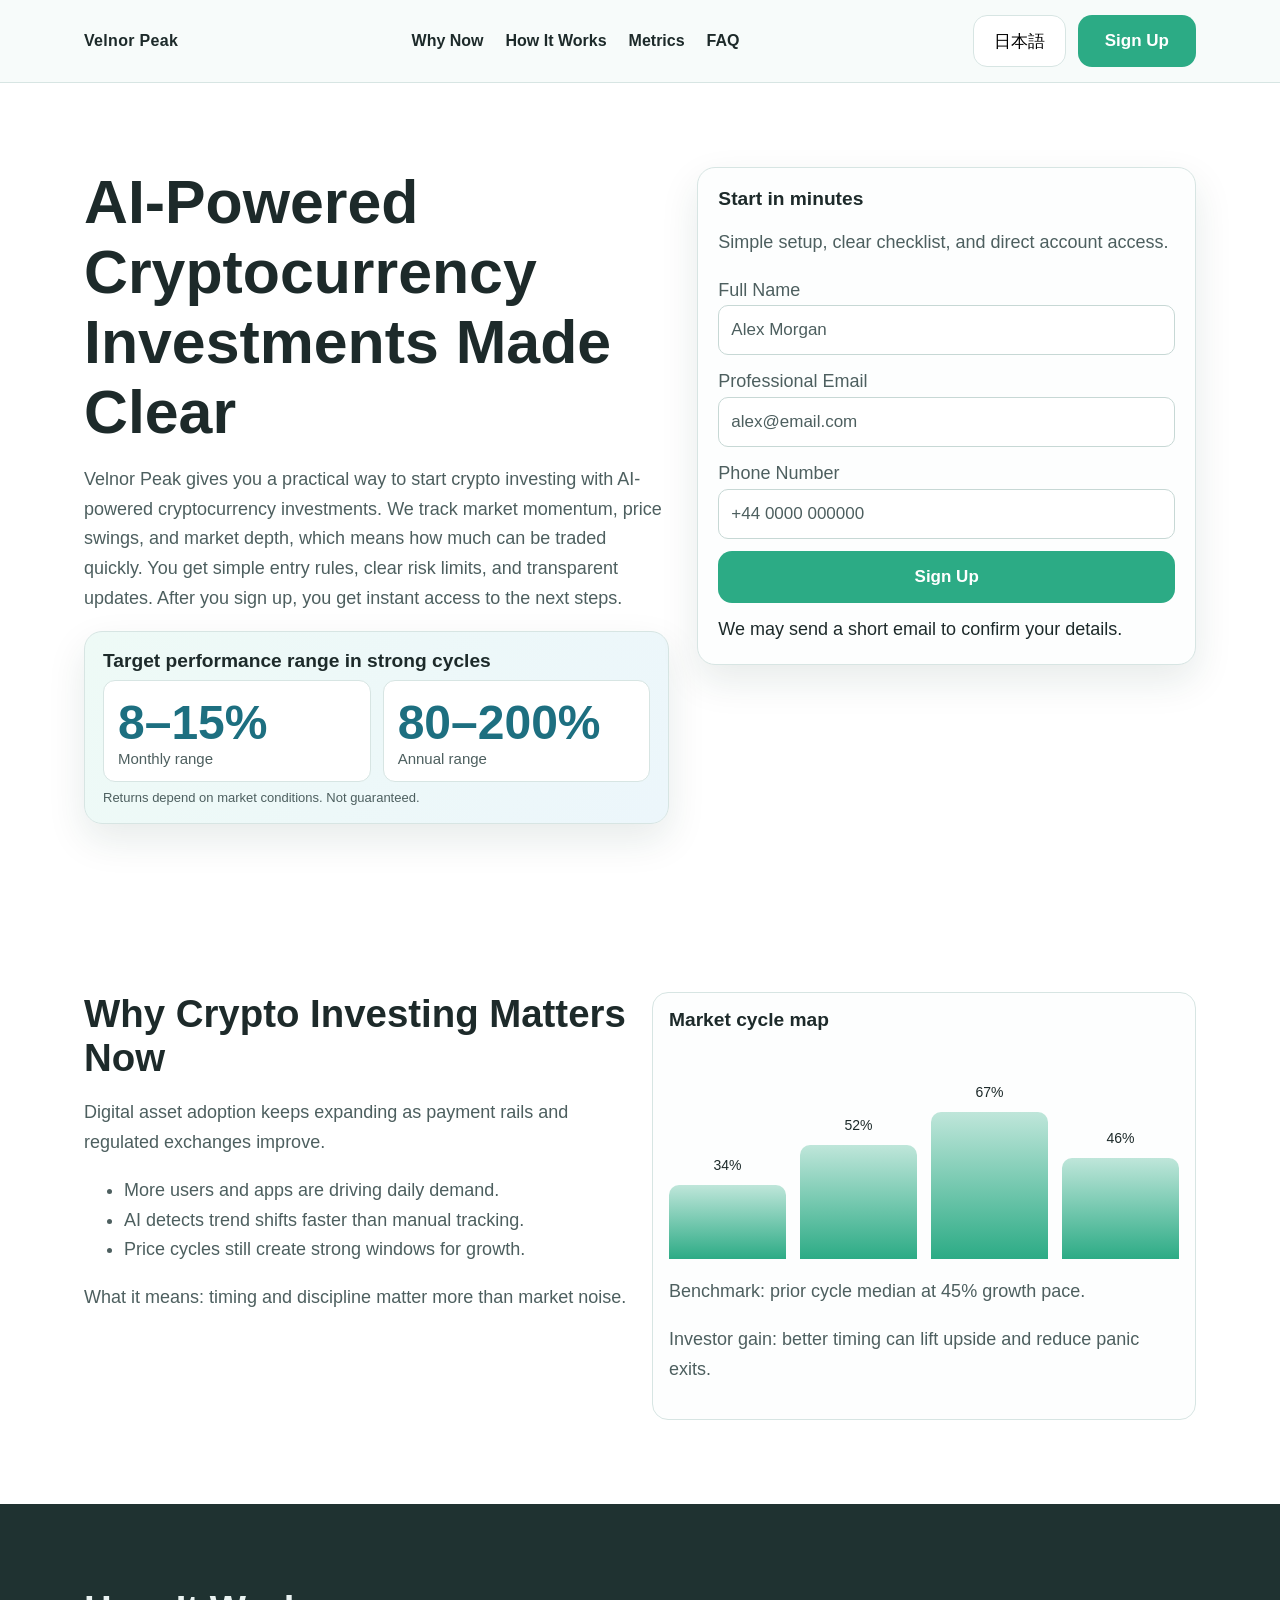
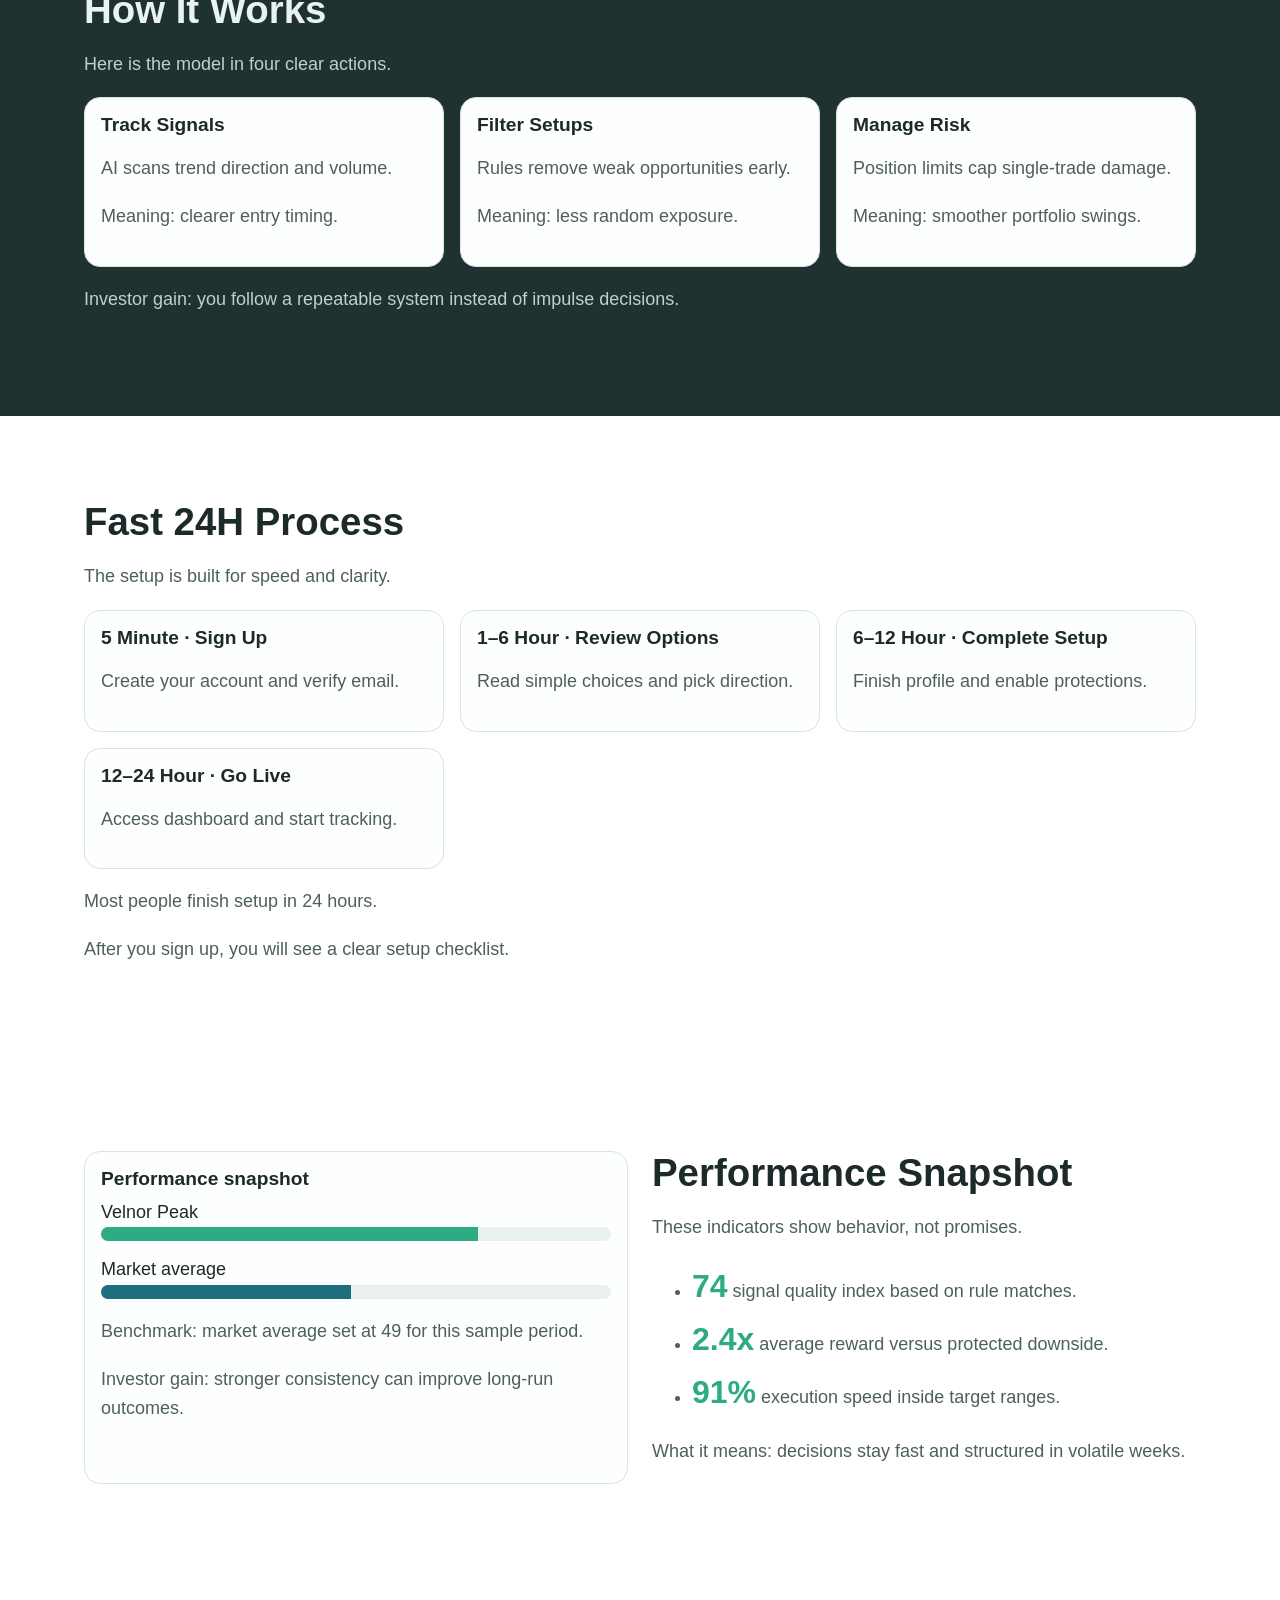
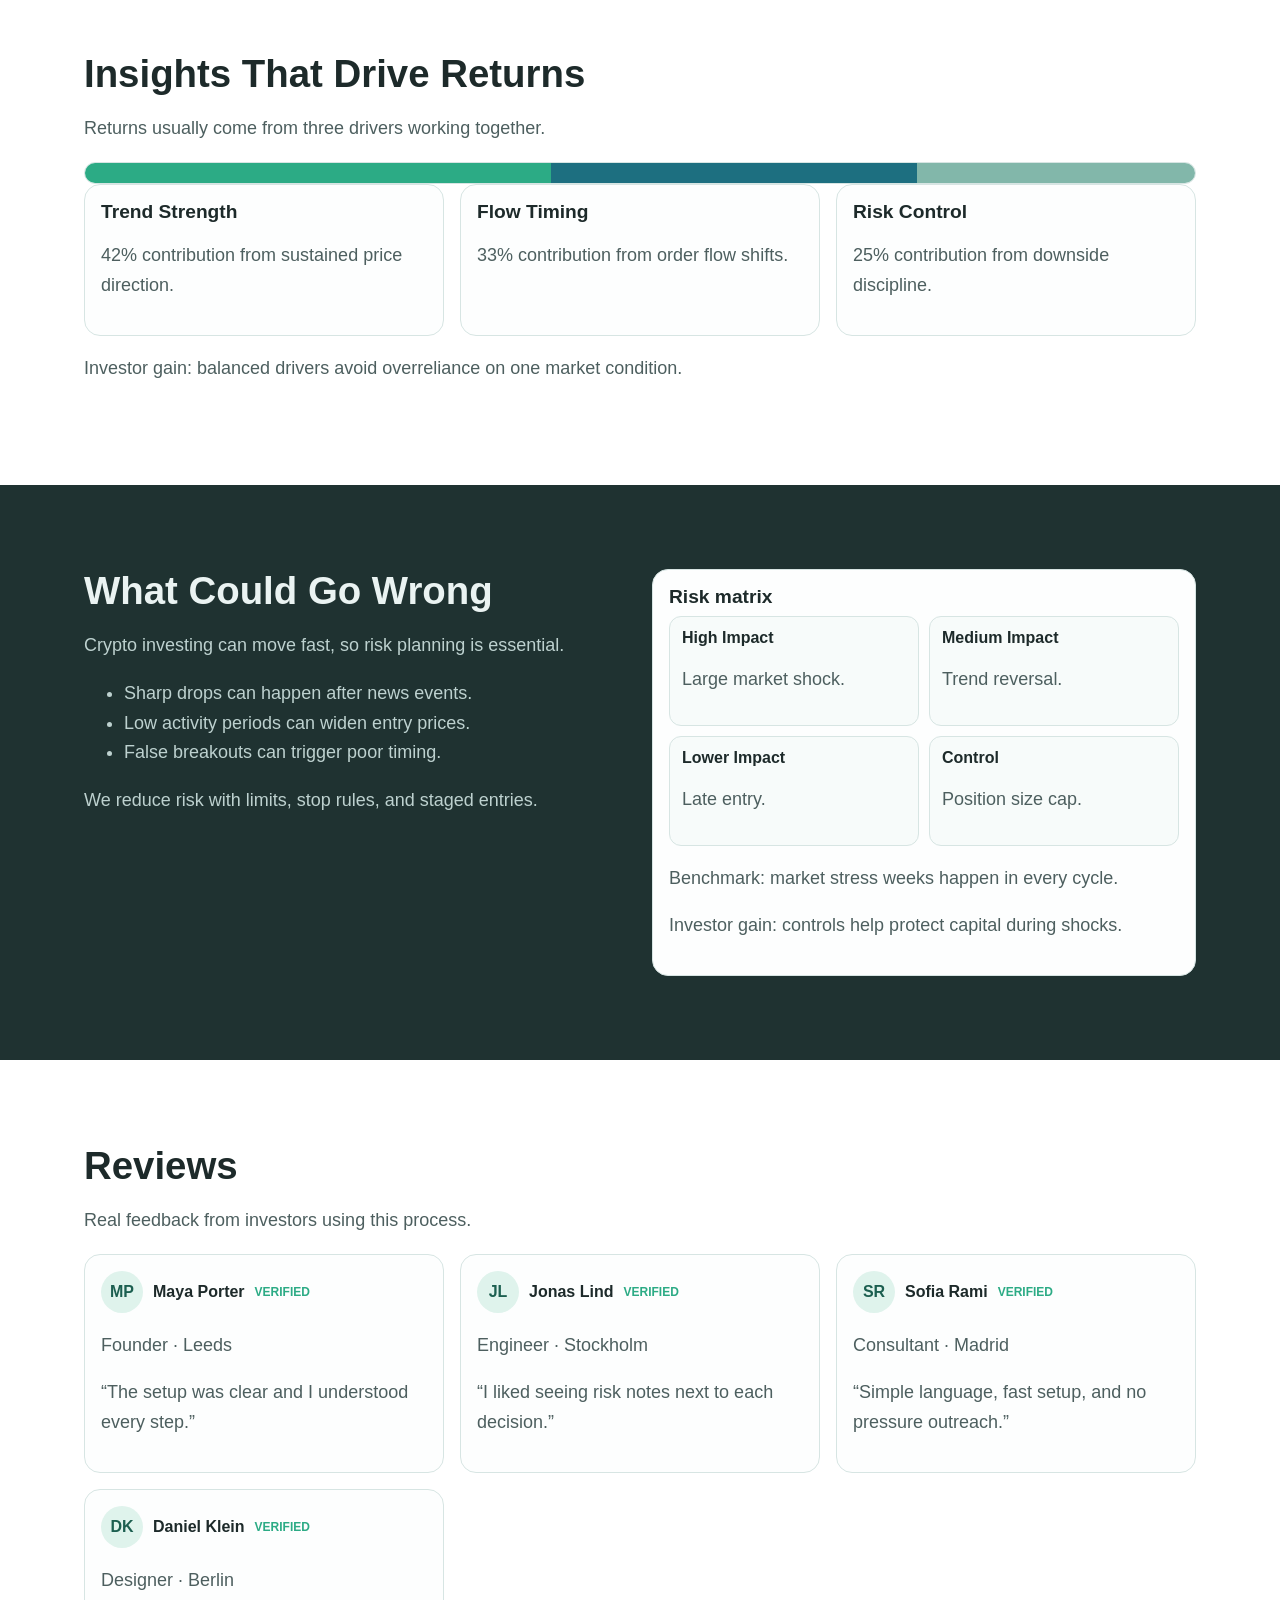
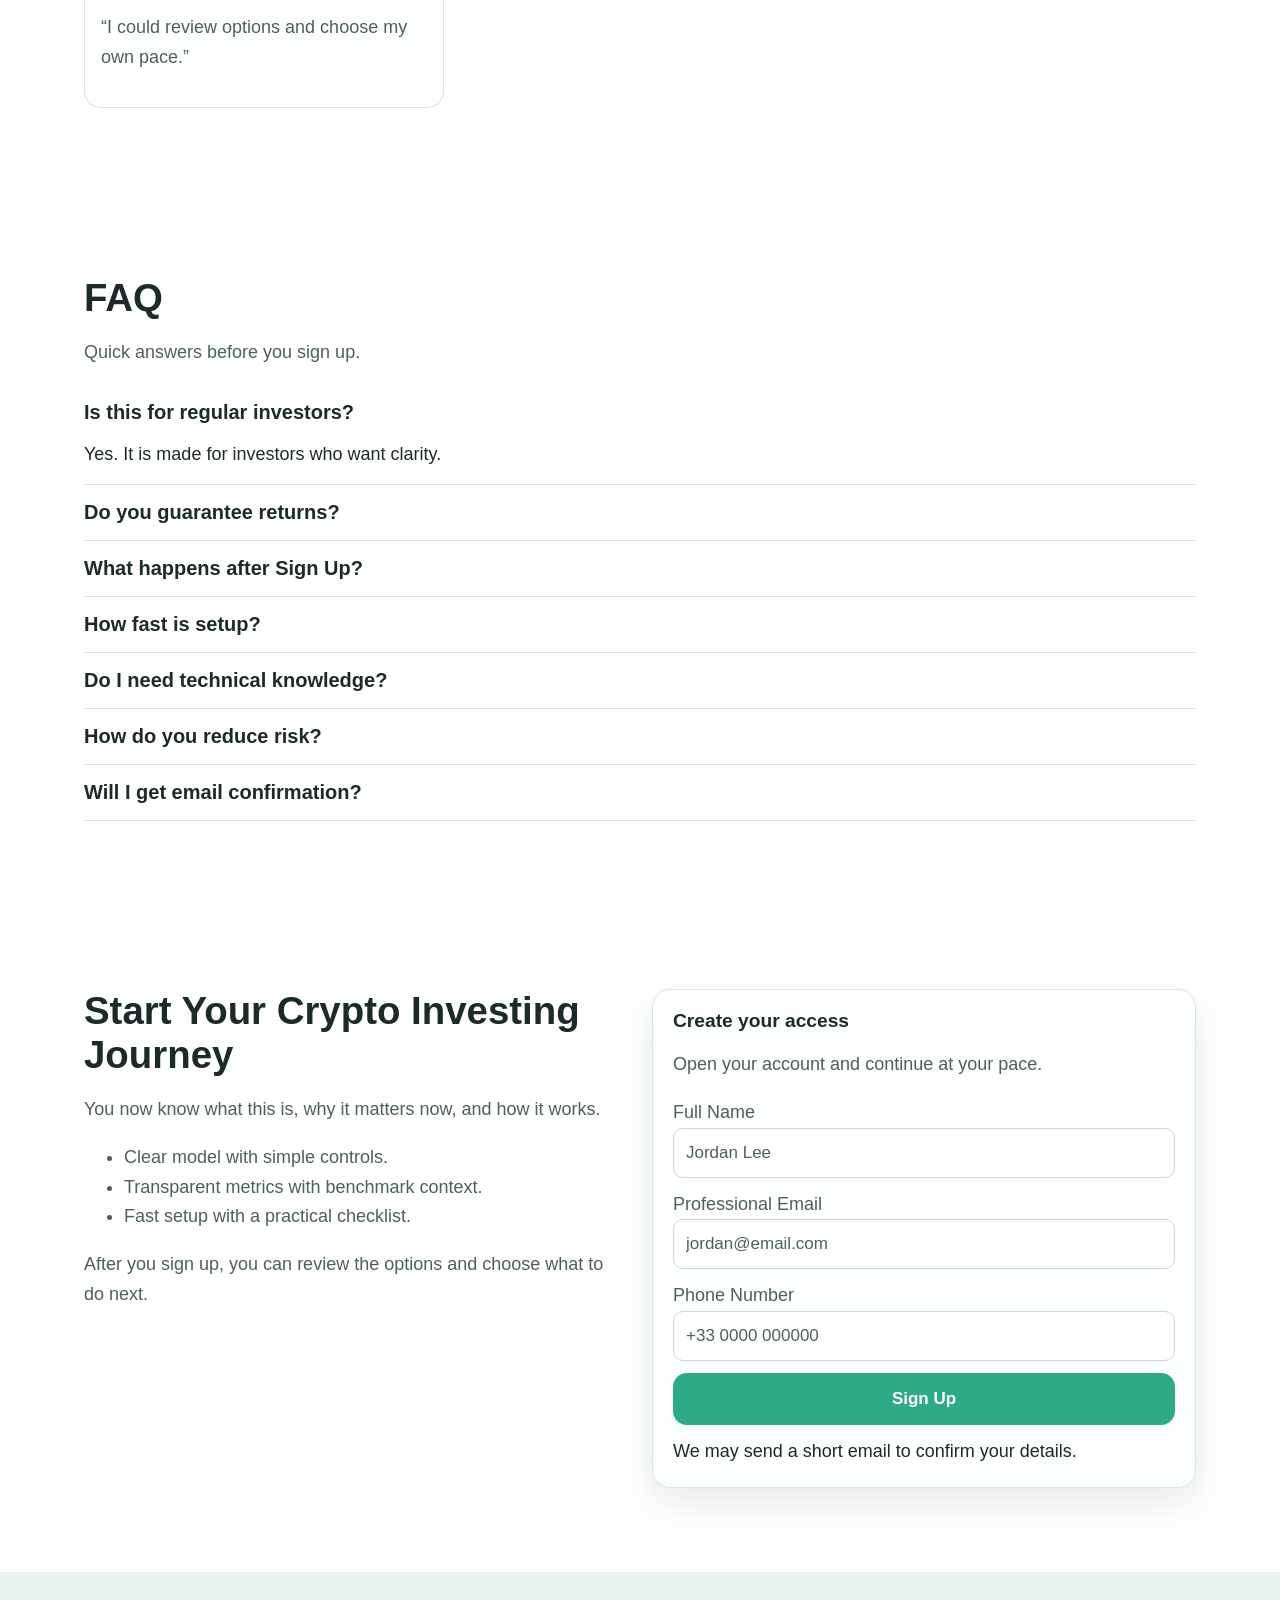
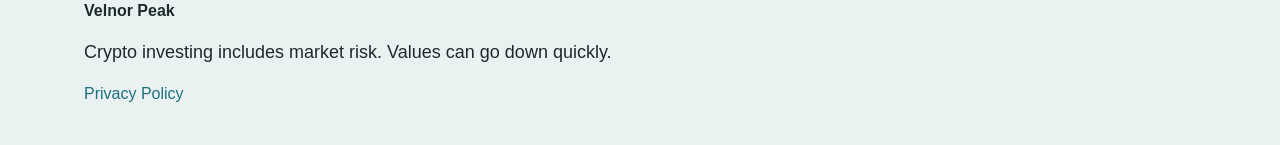
<file: jp/index.html>
<!doctype html>
<html lang="en">
<head>
<meta charset="utf-8"/>
<meta name="viewport" content="width=device-width, initial-scale=1"/>
<title>Velnor Peak | AI-Powered Cryptocurrency Investments | 日本語</title>
<meta name="description" content="Velnor Peak offers a clear path for crypto investing with AI-powered cryptocurrency investments and simple risk controls."/>
<link rel="canonical" href="https://velnorpeak.com/jp/index.html"/>
<link rel="alternate" hreflang="en" href="https://velnorpeak.com/index.html"/>
<link rel="alternate" hreflang="de" href="https://velnorpeak.com/de/index.html"/>
<link rel="alternate" hreflang="fr" href="https://velnorpeak.com/fr/index.html"/>
<link rel="alternate" hreflang="es" href="https://velnorpeak.com/es/index.html"/>
<link rel="alternate" hreflang="it" href="https://velnorpeak.com/it/index.html"/>
<link rel="alternate" hreflang="tr" href="https://velnorpeak.com/tr/index.html"/>
<link rel="alternate" hreflang="pt" href="https://velnorpeak.com/pt/index.html"/>
<link rel="alternate" hreflang="ja" href="https://velnorpeak.com/jp/index.html"/>
<link rel="alternate" hreflang="sk" href="https://velnorpeak.com/sk/index.html"/>
<link rel="alternate" hreflang="nl-BE" href="https://velnorpeak.com/be/index.html"/>
<meta property="og:title" content="Velnor Peak | AI-Powered Cryptocurrency Investments | 日本語"/><meta property="og:description" content="AI-powered cryptocurrency investments for regular investors."/>
<meta property="og:type" content="website"/><meta property="og:url" content="https://velnorpeak.com/jp/index.html"/>
<meta name="twitter:card" content="summary_large_image"/><meta name="twitter:title" content="Velnor Peak | AI-Powered Cryptocurrency Investments | 日本語"/>
<meta name="twitter:description" content="See how crypto investing works with simple steps and clear metrics."/>
<link rel="stylesheet" href="../assets/style.css"/>
<script defer src="../assets/app.js"></script>
<script type="application/ld+json">{"@context":"https://schema.org","@graph":[{"@type":"Organization","name":"Velnor Peak","url":"https://velnorpeak.com"},{"@type":"WebSite","name":"Velnor Peak","url":"https://velnorpeak.com"},{"@type":"FAQPage","mainEntity":[{"@type":"Question","name":"Is this beginner friendly?","acceptedAnswer":{"@type":"Answer","text":"Yes. The flow is simple and clearly explained."}}]},{"@type":"Review","author":{"@type":"Person","name":"Maya Porter"},"reviewBody":"Simple process and clear updates."}]}</script>
</head>
<body>
<header class="header"><div class="container header-row"><div class="brand">Velnor Peak</div>
<nav class="nav" aria-label="Primary"><a href="#market">Why Now</a><a href="#model">How It Works</a><a href="#metrics">Metrics</a><a href="#faq">FAQ</a></nav>
<div class="header-right"><div class="lang-wrap" data-lang><button class="lang-trigger" aria-expanded="false">日本語</button><div class="lang-menu">
<a href="../index.html"><svg class="flag" viewBox="0 0 18 12" aria-hidden="true"><rect width="18" height="12" fill="#012169"/></svg>English</a>
<a href="../de/index.html"><svg class="flag" viewBox="0 0 18 12"><rect width="18" height="4" y="0" fill="#000"/><rect width="18" height="4" y="4" fill="#d00"/><rect width="18" height="4" y="8" fill="#ffce00"/></svg>Deutsch</a>
<a href="../fr/index.html"><svg class="flag" viewBox="0 0 18 12"><rect width="6" height="12" fill="#0055a4"/><rect x="6" width="6" height="12" fill="#fff"/><rect x="12" width="6" height="12" fill="#ef4135"/></svg>Français</a>
<a href="../es/index.html"><svg class="flag" viewBox="0 0 18 12"><rect width="18" height="12" fill="#c60b1e"/><rect y="3" width="18" height="6" fill="#ffc400"/></svg>Español</a>
<a href="../it/index.html"><svg class="flag" viewBox="0 0 18 12"><rect width="6" height="12" fill="#009246"/><rect x="6" width="6" height="12" fill="#fff"/><rect x="12" width="6" height="12" fill="#ce2b37"/></svg>Italiano</a>
<a href="../tr/index.html"><svg class="flag" viewBox="0 0 18 12"><rect width="18" height="12" fill="#e30a17"/></svg>Türkçe</a>
<a href="../pt/index.html"><svg class="flag" viewBox="0 0 18 12"><rect width="7" height="12" fill="#046a38"/><rect x="7" width="11" height="12" fill="#da291c"/></svg>Português</a>
<a href="../jp/index.html"><svg class="flag" viewBox="0 0 18 12"><rect width="18" height="12" fill="#fff"/><circle cx="9" cy="6" r="3" fill="#bc002d"/></svg>日本語</a>
<a href="../sk/index.html"><svg class="flag" viewBox="0 0 18 12"><rect width="18" height="4" fill="#fff"/><rect y="4" width="18" height="4" fill="#0b4ea2"/><rect y="8" width="18" height="4" fill="#ee1c25"/></svg>Slovak</a>
<a href="../be/index.html"><svg class="flag" viewBox="0 0 18 12"><rect width="6" height="12" fill="#000"/><rect x="6" width="6" height="12" fill="#fdcf00"/><rect x="12" width="6" height="12" fill="#ef3340"/></svg>Nederlands (BE)</a>
</div></div><a class="btn" href="#signup-final">Sign Up</a></div>
<button class="burger" aria-label="Open menu">☰</button></div></header>
<div class="mobile-drawer" aria-hidden="true"><div class="drawer-panel"><div class="drawer-top"><strong>Menu</strong><button class="drawer-close" aria-label="Close menu">✕</button></div><p><a href="#market">Why Now</a></p><p><a href="#model">How It Works</a></p><p><a href="#metrics">Metrics</a></p><p><a href="#faq">FAQ</a></p><div class="lang-wrap" data-lang><button class="lang-trigger">日本語</button><div class="lang-menu">
<a href="../index.html"><svg class="flag" viewBox="0 0 18 12" aria-hidden="true"><rect width="18" height="12" fill="#012169"/></svg>English</a>
<a href="../de/index.html"><svg class="flag" viewBox="0 0 18 12"><rect width="18" height="4" y="0" fill="#000"/><rect width="18" height="4" y="4" fill="#d00"/><rect width="18" height="4" y="8" fill="#ffce00"/></svg>Deutsch</a>
<a href="../fr/index.html"><svg class="flag" viewBox="0 0 18 12"><rect width="6" height="12" fill="#0055a4"/><rect x="6" width="6" height="12" fill="#fff"/><rect x="12" width="6" height="12" fill="#ef4135"/></svg>Français</a>
<a href="../es/index.html"><svg class="flag" viewBox="0 0 18 12"><rect width="18" height="12" fill="#c60b1e"/><rect y="3" width="18" height="6" fill="#ffc400"/></svg>Español</a>
<a href="../it/index.html"><svg class="flag" viewBox="0 0 18 12"><rect width="6" height="12" fill="#009246"/><rect x="6" width="6" height="12" fill="#fff"/><rect x="12" width="6" height="12" fill="#ce2b37"/></svg>Italiano</a>
<a href="../tr/index.html"><svg class="flag" viewBox="0 0 18 12"><rect width="18" height="12" fill="#e30a17"/></svg>Türkçe</a>
<a href="../pt/index.html"><svg class="flag" viewBox="0 0 18 12"><rect width="7" height="12" fill="#046a38"/><rect x="7" width="11" height="12" fill="#da291c"/></svg>Português</a>
<a href="../jp/index.html"><svg class="flag" viewBox="0 0 18 12"><rect width="18" height="12" fill="#fff"/><circle cx="9" cy="6" r="3" fill="#bc002d"/></svg>日本語</a>
<a href="../sk/index.html"><svg class="flag" viewBox="0 0 18 12"><rect width="18" height="4" fill="#fff"/><rect y="4" width="18" height="4" fill="#0b4ea2"/><rect y="8" width="18" height="4" fill="#ee1c25"/></svg>Slovak</a>
<a href="../be/index.html"><svg class="flag" viewBox="0 0 18 12"><rect width="6" height="12" fill="#000"/><rect x="6" width="6" height="12" fill="#fdcf00"/><rect x="12" width="6" height="12" fill="#ef3340"/></svg>Nederlands (BE)</a>
</div></div><p><a class="btn" href="#signup-final">Sign Up</a></p></div></div>

<main>
<section class="section light"><div class="container hero-grid"><div>
<h1>AI-Powered Cryptocurrency Investments Made Clear</h1>
<p>Velnor Peak gives you a practical way to start crypto investing with AI-powered cryptocurrency investments. We track market momentum, price swings, and market depth, which means how much can be traded quickly. You get simple entry rules, clear risk limits, and transparent updates. After you sign up, you get instant access to the next steps.</p>
<div class="perf-panel"><h3>Target performance range in strong cycles</h3><div class="perf-row"><div class="perf-metric"><div class="perf-value">8–15%</div><div class="perf-label">Monthly range</div></div><div class="perf-metric"><div class="perf-value">80–200%</div><div class="perf-label">Annual range</div></div></div><div class="perf-note">Returns depend on market conditions. Not guaranteed.</div></div>
</div>
<div class="form-card" id="signup"><h3 class="form-title">Start in minutes</h3><p class="form-sub">Simple setup, clear checklist, and direct account access.</p><form class="form-stack"><label>Full Name<input placeholder="Alex Morgan" required/></label><label>Professional Email<input type="email" placeholder="alex@email.com" required/></label><label>Phone Number<input type="tel" placeholder="+44 0000 000000" required/></label><button class="btn" type="submit">Sign Up</button><small>We may send a short email to confirm your details.</small></form></div>
</div></section>

<section class="section light" id="market"><div class="container split"><div><h2>Why Crypto Investing Matters Now</h2><p>Digital asset adoption keeps expanding as payment rails and regulated exchanges improve.</p><ul><li>More users and apps are driving daily demand.</li><li>AI detects trend shifts faster than manual tracking.</li><li>Price cycles still create strong windows for growth.</li></ul><p>What it means: timing and discipline matter more than market noise.</p></div>
<div class="card"><h3>Market cycle map</h3><div class="vertical-chart"><div class="vcol" style="height:34%"><span>34%</span></div><div class="vcol" style="height:52%"><span>52%</span></div><div class="vcol" style="height:67%"><span>67%</span></div><div class="vcol" style="height:46%"><span>46%</span></div></div><p>Benchmark: prior cycle median at 45% growth pace.</p><p>Investor gain: better timing can lift upside and reduce panic exits.</p></div></div></section>

<section class="section dark" id="model"><div class="container"><h2>How It Works</h2><p>Here is the model in four clear actions.</p><div class="grid-3"><article class="card"><h3>Track Signals</h3><p>AI scans trend direction and volume.</p><p class="muted">Meaning: clearer entry timing.</p></article><article class="card"><h3>Filter Setups</h3><p>Rules remove weak opportunities early.</p><p class="muted">Meaning: less random exposure.</p></article><article class="card"><h3>Manage Risk</h3><p>Position limits cap single-trade damage.</p><p class="muted">Meaning: smoother portfolio swings.</p></article></div><p>Investor gain: you follow a repeatable system instead of impulse decisions.</p></div></section>

<section class="section light" id="process"><div class="container"><h2>Fast 24H Process</h2><p>The setup is built for speed and clarity.</p><div class="grid-2"><div class="card"><h3>5 Minute · Sign Up</h3><p>Create your account and verify email.</p></div><div class="card"><h3>1–6 Hour · Review Options</h3><p>Read simple choices and pick direction.</p></div><div class="card"><h3>6–12 Hour · Complete Setup</h3><p>Finish profile and enable protections.</p></div><div class="card"><h3>12–24 Hour · Go Live</h3><p>Access dashboard and start tracking.</p></div></div><p>Most people finish setup in 24 hours.</p><p>After you sign up, you will see a clear setup checklist.</p></div></section>

<section class="section light" id="metrics"><div class="container split"><div class="card"><h3>Performance snapshot</h3><div class="dual-bars"><div class="row"><small>Velnor Peak</small><div class="bar-track"><div class="bar-fill" style="width:74%;background:var(--accent-a)"></div></div></div><div class="row"><small>Market average</small><div class="bar-track"><div class="bar-fill" style="width:49%;background:var(--accent-b)"></div></div></div></div><p>Benchmark: market average set at 49 for this sample period.</p><p>Investor gain: stronger consistency can improve long-run outcomes.</p></div>
<div><h2>Performance Snapshot</h2><p>These indicators show behavior, not promises.</p><ul><li><strong class="kpi">74</strong> signal quality index based on rule matches.</li><li><strong class="kpi">2.4x</strong> average reward versus protected downside.</li><li><strong class="kpi">91%</strong> execution speed inside target ranges.</li></ul><p>What it means: decisions stay fast and structured in volatile weeks.</p></div></div></section>

<section class="section light" id="insights"><div class="container"><h2>Insights That Drive Returns</h2><p>Returns usually come from three drivers working together.</p><div class="stacked-bar"><div class="seg" style="width:42%;background:#2cab85"></div><div class="seg" style="width:33%;background:#1d6f80"></div><div class="seg" style="width:25%;background:#82b7aa"></div></div><div class="grid-3"><div class="card"><h3>Trend Strength</h3><p>42% contribution from sustained price direction.</p></div><div class="card"><h3>Flow Timing</h3><p>33% contribution from order flow shifts.</p></div><div class="card"><h3>Risk Control</h3><p>25% contribution from downside discipline.</p></div></div><p>Investor gain: balanced drivers avoid overreliance on one market condition.</p></div></section>

<section class="section dark" id="risk"><div class="container split"><div><h2>What Could Go Wrong</h2><p>Crypto investing can move fast, so risk planning is essential.</p><ul><li>Sharp drops can happen after news events.</li><li>Low activity periods can widen entry prices.</li><li>False breakouts can trigger poor timing.</li></ul><p>We reduce risk with limits, stop rules, and staged entries.</p></div><div class="card"><h3>Risk matrix</h3><div class="risk-matrix"><div class="risk-box"><strong>High Impact</strong><p>Large market shock.</p></div><div class="risk-box"><strong>Medium Impact</strong><p>Trend reversal.</p></div><div class="risk-box"><strong>Lower Impact</strong><p>Late entry.</p></div><div class="risk-box"><strong>Control</strong><p>Position size cap.</p></div></div><p>Benchmark: market stress weeks happen in every cycle.</p><p>Investor gain: controls help protect capital during shocks.</p></div></div></section>

<section class="section light" id="reviews"><div class="container"><h2>Reviews</h2><p>Real feedback from investors using this process.</p><div class="grid-2"><article class="card"><div class="review-head"><div class="avatar">MP</div><strong>Maya Porter</strong><span class="verified">VERIFIED</span></div><p>Founder · Leeds</p><p>“The setup was clear and I understood every step.”</p></article><article class="card"><div class="review-head"><div class="avatar">JL</div><strong>Jonas Lind</strong><span class="verified">VERIFIED</span></div><p>Engineer · Stockholm</p><p>“I liked seeing risk notes next to each decision.”</p></article><article class="card"><div class="review-head"><div class="avatar">SR</div><strong>Sofia Rami</strong><span class="verified">VERIFIED</span></div><p>Consultant · Madrid</p><p>“Simple language, fast setup, and no pressure outreach.”</p></article><article class="card"><div class="review-head"><div class="avatar">DK</div><strong>Daniel Klein</strong><span class="verified">VERIFIED</span></div><p>Designer · Berlin</p><p>“I could review options and choose my own pace.”</p></article></div></div></section>

<section class="section light" id="faq"><div class="container"><h2>FAQ</h2><p>Quick answers before you sign up.</p>
<div class="faq-item open"><button class="faq-q">Is this for regular investors?</button><div class="faq-answer">Yes. It is made for investors who want clarity.</div></div>
<div class="faq-item"><button class="faq-q">Do you guarantee returns?</button><div class="faq-answer">No. Returns depend on market conditions and are never guaranteed.</div></div>
<div class="faq-item"><button class="faq-q">What happens after Sign Up?</button><div class="faq-answer">After you sign up, you can review the options and choose what to do next.</div></div>
<div class="faq-item"><button class="faq-q">How fast is setup?</button><div class="faq-answer">Most people complete setup in less than 24 hours.</div></div>
<div class="faq-item"><button class="faq-q">Do I need technical knowledge?</button><div class="faq-answer">No. Every step uses plain language and practical examples.</div></div>
<div class="faq-item"><button class="faq-q">How do you reduce risk?</button><div class="faq-answer">We use position limits, stop rules, and staged entries.</div></div>
<div class="faq-item"><button class="faq-q">Will I get email confirmation?</button><div class="faq-answer">The flow is online. We may send a short email only.</div></div>
</div></section>

<section class="section light" id="signup-final"><div class="container split"><div><h2>Start Your Crypto Investing Journey</h2><p>You now know what this is, why it matters now, and how it works.</p><ul><li>Clear model with simple controls.</li><li>Transparent metrics with benchmark context.</li><li>Fast setup with a practical checklist.</li></ul><p>After you sign up, you can review the options and choose what to do next.</p></div>
<div class="form-card"><h3>Create your access</h3><p class="form-sub">Open your account and continue at your pace.</p><form class="form-stack"><label>Full Name<input placeholder="Jordan Lee" required/></label><label>Professional Email<input type="email" placeholder="jordan@email.com" required/></label><label>Phone Number<input type="tel" placeholder="+33 0000 000000" required/></label><button class="btn" type="submit">Sign Up</button><small>We may send a short email to confirm your details.</small></form></div>
</div></section>
</main>

<footer class="footer"><div class="container"><strong>Velnor Peak</strong><p class="footer-note">Crypto investing includes market risk. Values can go down quickly.</p><a href="#" data-open-privacy>Privacy Policy</a></div></footer>

<div class="modal" role="dialog" aria-modal="true" aria-label="Privacy Policy"><div class="modal-card"><div class="modal-top"><h2>Privacy Policy</h2><button data-close-privacy aria-label="Close">✕</button></div>
<h3>Introduction</h3><p>We explain clearly how we handle your personal data.</p>
<h3>Data collection</h3><p>We collect name, email, phone, and usage actions on this site.</p>
<h3>Legal basis</h3><p>We process data to provide service access and respond to your requests.</p>
<h3>Cookies</h3><p>Cookies help keep sessions secure and improve page performance.</p>
<h3>Retention</h3><p>We keep data only as long as needed for service and legal duties.</p>
<h3>Third-party sharing</h3><p>We share limited data with hosting and email providers.</p>
<h3>Security</h3><p>We use encryption, access controls, and audit logs.</p>
<h3>User rights</h3><p>You can request access, correction, deletion, or data export.</p>
<h3>International transfers</h3><p>Your data may be processed in other countries with safeguards.</p>
<h3>Industry risk disclosure</h3><p>Crypto markets are volatile. No outcome is guaranteed.</p>
<h3>Contact</h3><p>Email: privacy@velnorpeak.com</p>
<p><button class="btn" data-close-privacy>Close</button></p></div></div>
</body></html>
</file>
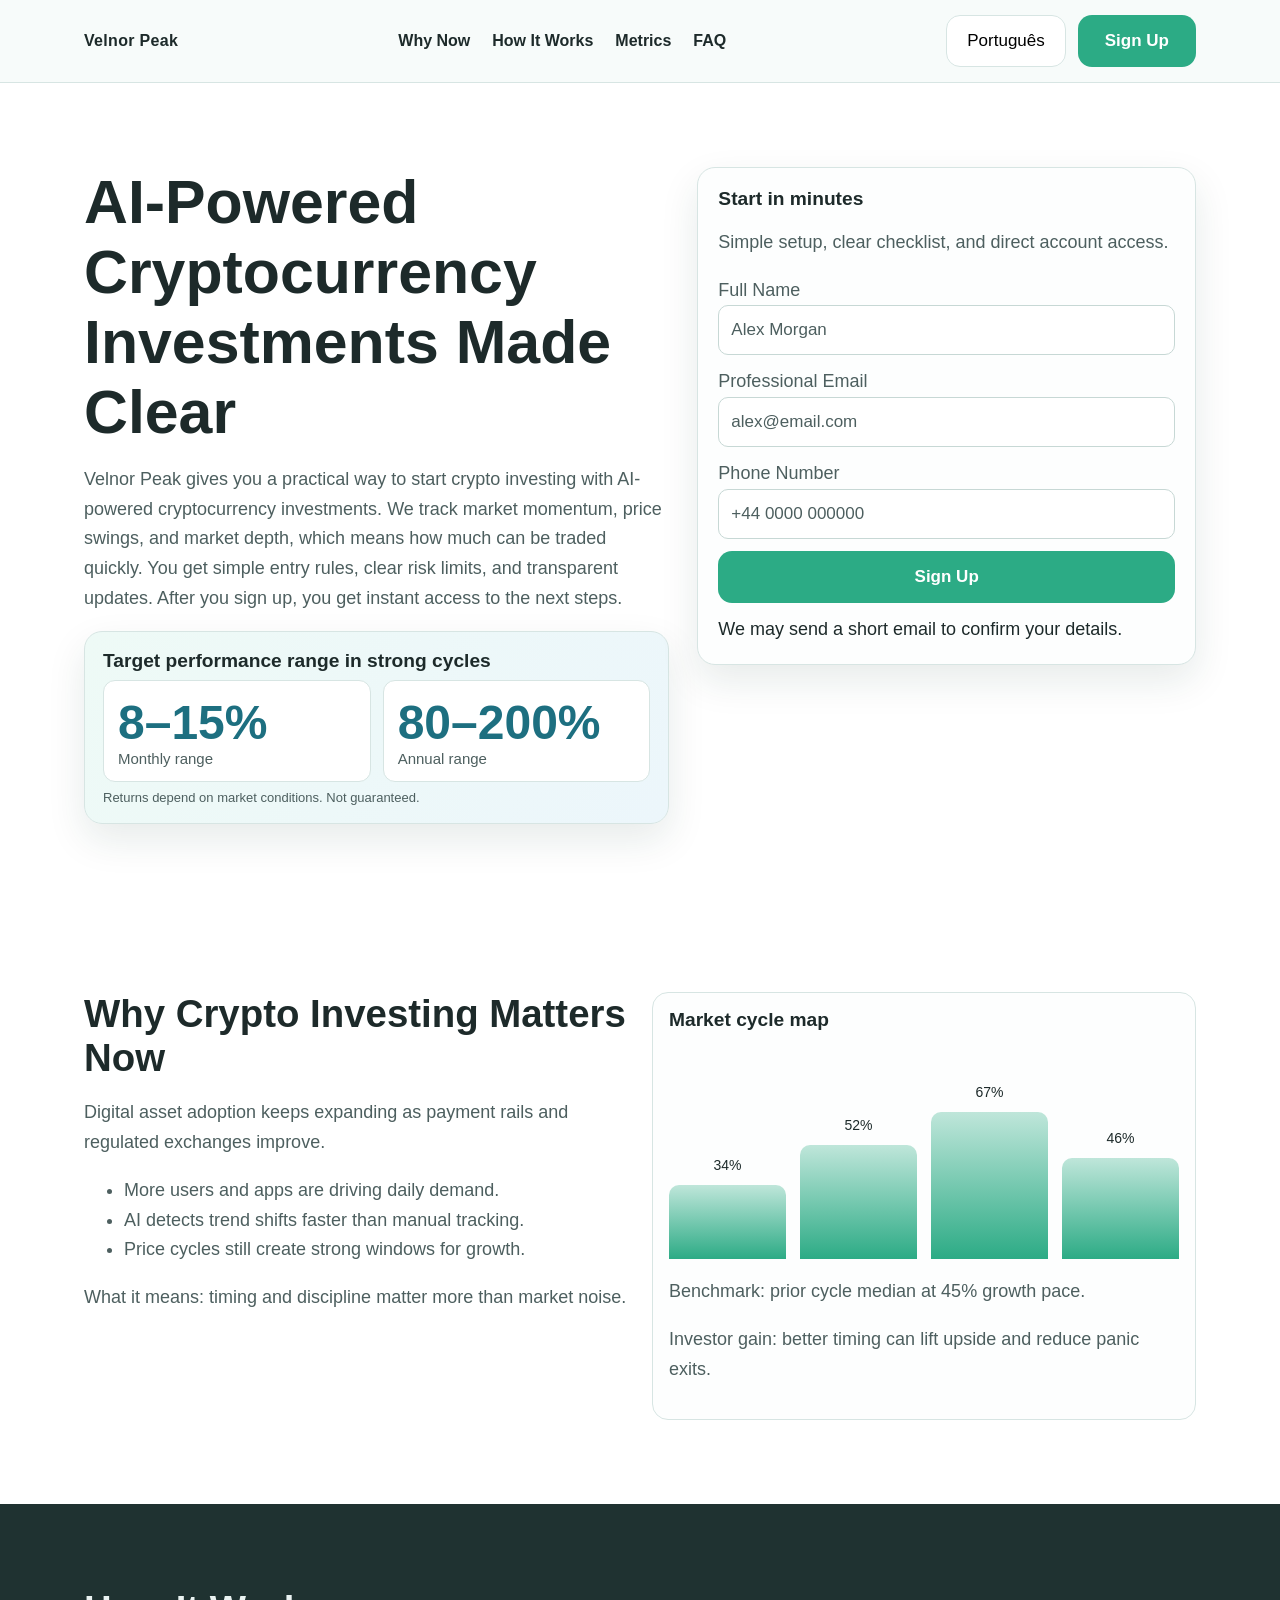
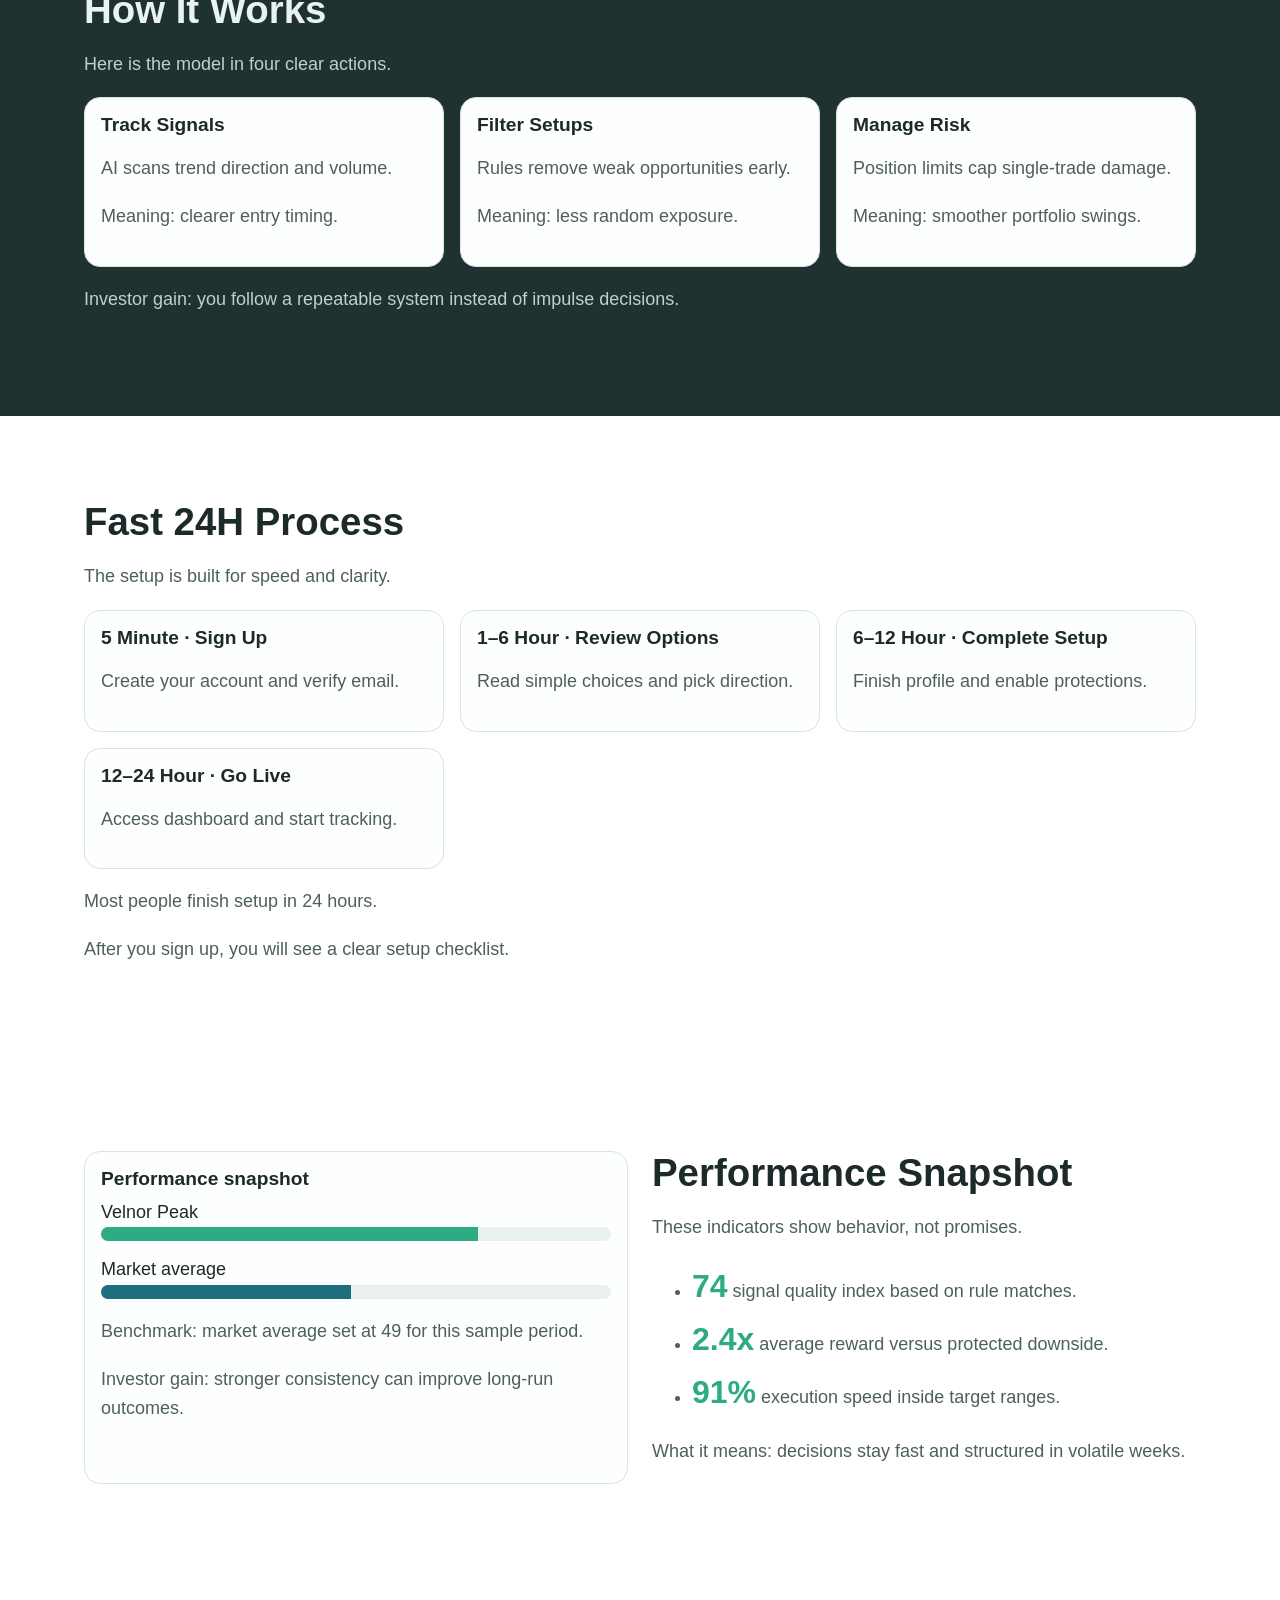
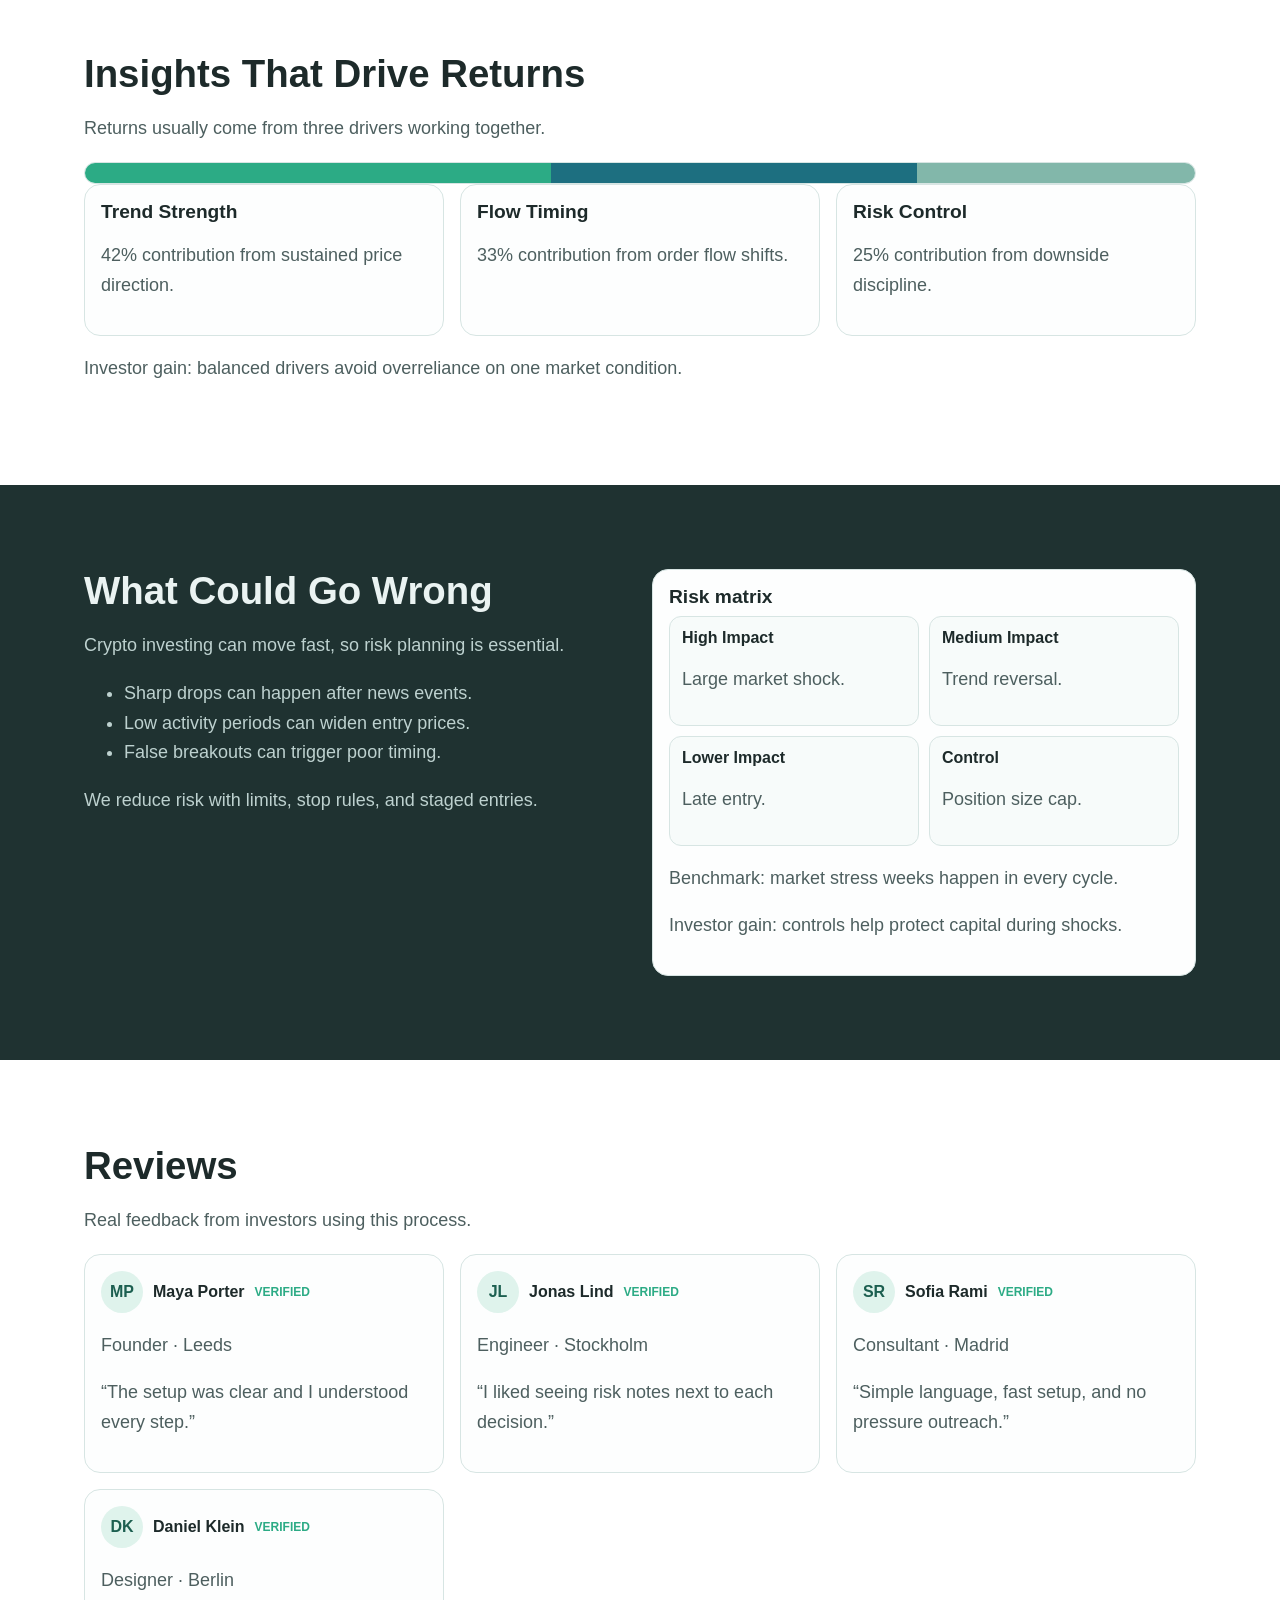
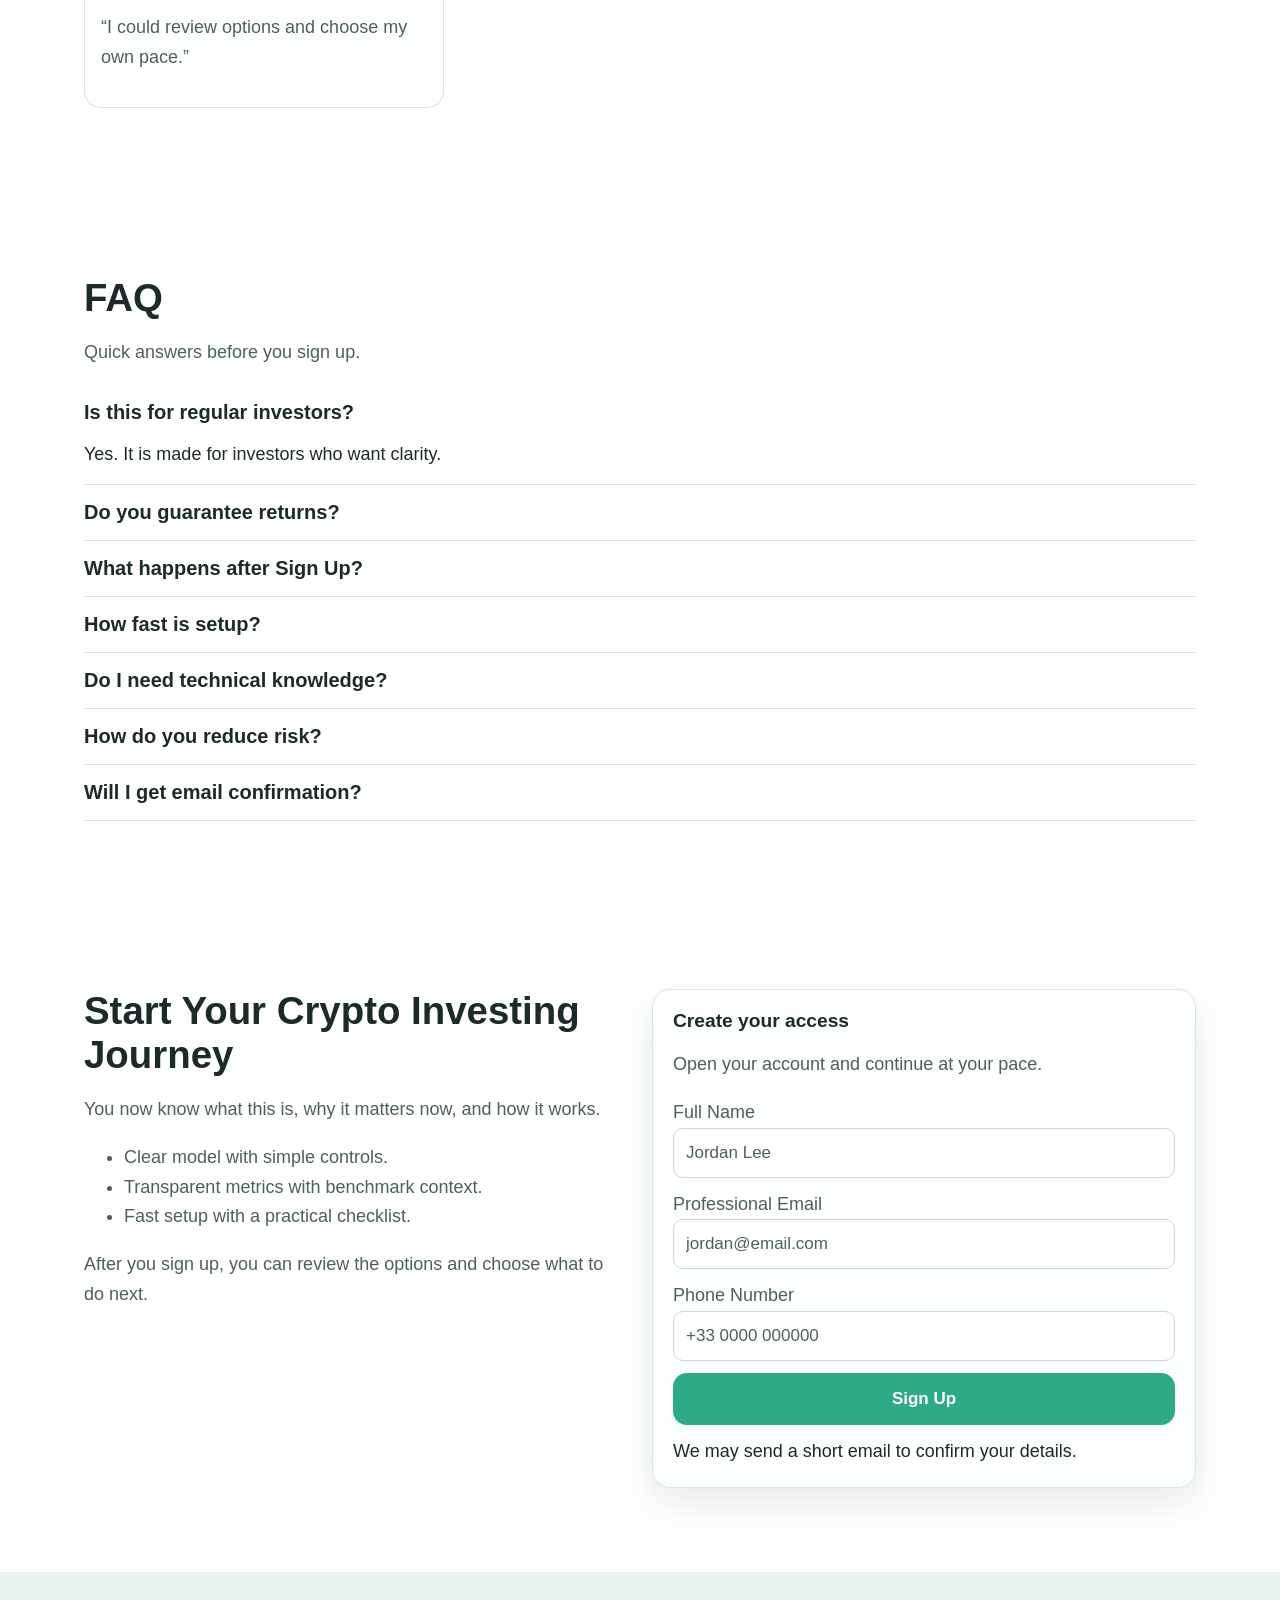
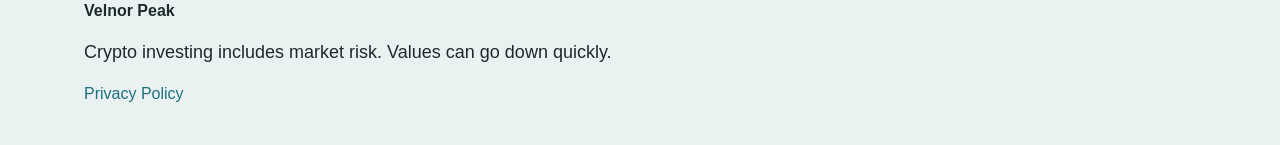
<file: pt/index.html>
<!doctype html>
<html lang="en">
<head>
<meta charset="utf-8"/>
<meta name="viewport" content="width=device-width, initial-scale=1"/>
<title>Velnor Peak | AI-Powered Cryptocurrency Investments | Português</title>
<meta name="description" content="Velnor Peak offers a clear path for crypto investing with AI-powered cryptocurrency investments and simple risk controls."/>
<link rel="canonical" href="https://velnorpeak.com/pt/index.html"/>
<link rel="alternate" hreflang="en" href="https://velnorpeak.com/index.html"/>
<link rel="alternate" hreflang="de" href="https://velnorpeak.com/de/index.html"/>
<link rel="alternate" hreflang="fr" href="https://velnorpeak.com/fr/index.html"/>
<link rel="alternate" hreflang="es" href="https://velnorpeak.com/es/index.html"/>
<link rel="alternate" hreflang="it" href="https://velnorpeak.com/it/index.html"/>
<link rel="alternate" hreflang="tr" href="https://velnorpeak.com/tr/index.html"/>
<link rel="alternate" hreflang="pt" href="https://velnorpeak.com/pt/index.html"/>
<link rel="alternate" hreflang="ja" href="https://velnorpeak.com/jp/index.html"/>
<link rel="alternate" hreflang="sk" href="https://velnorpeak.com/sk/index.html"/>
<link rel="alternate" hreflang="nl-BE" href="https://velnorpeak.com/be/index.html"/>
<meta property="og:title" content="Velnor Peak | AI-Powered Cryptocurrency Investments | Português"/><meta property="og:description" content="AI-powered cryptocurrency investments for regular investors."/>
<meta property="og:type" content="website"/><meta property="og:url" content="https://velnorpeak.com/pt/index.html"/>
<meta name="twitter:card" content="summary_large_image"/><meta name="twitter:title" content="Velnor Peak | AI-Powered Cryptocurrency Investments | Português"/>
<meta name="twitter:description" content="See how crypto investing works with simple steps and clear metrics."/>
<link rel="stylesheet" href="../assets/style.css"/>
<script defer src="../assets/app.js"></script>
<script type="application/ld+json">{"@context":"https://schema.org","@graph":[{"@type":"Organization","name":"Velnor Peak","url":"https://velnorpeak.com"},{"@type":"WebSite","name":"Velnor Peak","url":"https://velnorpeak.com"},{"@type":"FAQPage","mainEntity":[{"@type":"Question","name":"Is this beginner friendly?","acceptedAnswer":{"@type":"Answer","text":"Yes. The flow is simple and clearly explained."}}]},{"@type":"Review","author":{"@type":"Person","name":"Maya Porter"},"reviewBody":"Simple process and clear updates."}]}</script>
</head>
<body>
<header class="header"><div class="container header-row"><div class="brand">Velnor Peak</div>
<nav class="nav" aria-label="Primary"><a href="#market">Why Now</a><a href="#model">How It Works</a><a href="#metrics">Metrics</a><a href="#faq">FAQ</a></nav>
<div class="header-right"><div class="lang-wrap" data-lang><button class="lang-trigger" aria-expanded="false">Português</button><div class="lang-menu">
<a href="../index.html"><svg class="flag" viewBox="0 0 18 12" aria-hidden="true"><rect width="18" height="12" fill="#012169"/></svg>English</a>
<a href="../de/index.html"><svg class="flag" viewBox="0 0 18 12"><rect width="18" height="4" y="0" fill="#000"/><rect width="18" height="4" y="4" fill="#d00"/><rect width="18" height="4" y="8" fill="#ffce00"/></svg>Deutsch</a>
<a href="../fr/index.html"><svg class="flag" viewBox="0 0 18 12"><rect width="6" height="12" fill="#0055a4"/><rect x="6" width="6" height="12" fill="#fff"/><rect x="12" width="6" height="12" fill="#ef4135"/></svg>Français</a>
<a href="../es/index.html"><svg class="flag" viewBox="0 0 18 12"><rect width="18" height="12" fill="#c60b1e"/><rect y="3" width="18" height="6" fill="#ffc400"/></svg>Español</a>
<a href="../it/index.html"><svg class="flag" viewBox="0 0 18 12"><rect width="6" height="12" fill="#009246"/><rect x="6" width="6" height="12" fill="#fff"/><rect x="12" width="6" height="12" fill="#ce2b37"/></svg>Italiano</a>
<a href="../tr/index.html"><svg class="flag" viewBox="0 0 18 12"><rect width="18" height="12" fill="#e30a17"/></svg>Türkçe</a>
<a href="../pt/index.html"><svg class="flag" viewBox="0 0 18 12"><rect width="7" height="12" fill="#046a38"/><rect x="7" width="11" height="12" fill="#da291c"/></svg>Português</a>
<a href="../jp/index.html"><svg class="flag" viewBox="0 0 18 12"><rect width="18" height="12" fill="#fff"/><circle cx="9" cy="6" r="3" fill="#bc002d"/></svg>日本語</a>
<a href="../sk/index.html"><svg class="flag" viewBox="0 0 18 12"><rect width="18" height="4" fill="#fff"/><rect y="4" width="18" height="4" fill="#0b4ea2"/><rect y="8" width="18" height="4" fill="#ee1c25"/></svg>Slovak</a>
<a href="../be/index.html"><svg class="flag" viewBox="0 0 18 12"><rect width="6" height="12" fill="#000"/><rect x="6" width="6" height="12" fill="#fdcf00"/><rect x="12" width="6" height="12" fill="#ef3340"/></svg>Nederlands (BE)</a>
</div></div><a class="btn" href="#signup-final">Sign Up</a></div>
<button class="burger" aria-label="Open menu">☰</button></div></header>
<div class="mobile-drawer" aria-hidden="true"><div class="drawer-panel"><div class="drawer-top"><strong>Menu</strong><button class="drawer-close" aria-label="Close menu">✕</button></div><p><a href="#market">Why Now</a></p><p><a href="#model">How It Works</a></p><p><a href="#metrics">Metrics</a></p><p><a href="#faq">FAQ</a></p><div class="lang-wrap" data-lang><button class="lang-trigger">Português</button><div class="lang-menu">
<a href="../index.html"><svg class="flag" viewBox="0 0 18 12" aria-hidden="true"><rect width="18" height="12" fill="#012169"/></svg>English</a>
<a href="../de/index.html"><svg class="flag" viewBox="0 0 18 12"><rect width="18" height="4" y="0" fill="#000"/><rect width="18" height="4" y="4" fill="#d00"/><rect width="18" height="4" y="8" fill="#ffce00"/></svg>Deutsch</a>
<a href="../fr/index.html"><svg class="flag" viewBox="0 0 18 12"><rect width="6" height="12" fill="#0055a4"/><rect x="6" width="6" height="12" fill="#fff"/><rect x="12" width="6" height="12" fill="#ef4135"/></svg>Français</a>
<a href="../es/index.html"><svg class="flag" viewBox="0 0 18 12"><rect width="18" height="12" fill="#c60b1e"/><rect y="3" width="18" height="6" fill="#ffc400"/></svg>Español</a>
<a href="../it/index.html"><svg class="flag" viewBox="0 0 18 12"><rect width="6" height="12" fill="#009246"/><rect x="6" width="6" height="12" fill="#fff"/><rect x="12" width="6" height="12" fill="#ce2b37"/></svg>Italiano</a>
<a href="../tr/index.html"><svg class="flag" viewBox="0 0 18 12"><rect width="18" height="12" fill="#e30a17"/></svg>Türkçe</a>
<a href="../pt/index.html"><svg class="flag" viewBox="0 0 18 12"><rect width="7" height="12" fill="#046a38"/><rect x="7" width="11" height="12" fill="#da291c"/></svg>Português</a>
<a href="../jp/index.html"><svg class="flag" viewBox="0 0 18 12"><rect width="18" height="12" fill="#fff"/><circle cx="9" cy="6" r="3" fill="#bc002d"/></svg>日本語</a>
<a href="../sk/index.html"><svg class="flag" viewBox="0 0 18 12"><rect width="18" height="4" fill="#fff"/><rect y="4" width="18" height="4" fill="#0b4ea2"/><rect y="8" width="18" height="4" fill="#ee1c25"/></svg>Slovak</a>
<a href="../be/index.html"><svg class="flag" viewBox="0 0 18 12"><rect width="6" height="12" fill="#000"/><rect x="6" width="6" height="12" fill="#fdcf00"/><rect x="12" width="6" height="12" fill="#ef3340"/></svg>Nederlands (BE)</a>
</div></div><p><a class="btn" href="#signup-final">Sign Up</a></p></div></div>

<main>
<section class="section light"><div class="container hero-grid"><div>
<h1>AI-Powered Cryptocurrency Investments Made Clear</h1>
<p>Velnor Peak gives you a practical way to start crypto investing with AI-powered cryptocurrency investments. We track market momentum, price swings, and market depth, which means how much can be traded quickly. You get simple entry rules, clear risk limits, and transparent updates. After you sign up, you get instant access to the next steps.</p>
<div class="perf-panel"><h3>Target performance range in strong cycles</h3><div class="perf-row"><div class="perf-metric"><div class="perf-value">8–15%</div><div class="perf-label">Monthly range</div></div><div class="perf-metric"><div class="perf-value">80–200%</div><div class="perf-label">Annual range</div></div></div><div class="perf-note">Returns depend on market conditions. Not guaranteed.</div></div>
</div>
<div class="form-card" id="signup"><h3 class="form-title">Start in minutes</h3><p class="form-sub">Simple setup, clear checklist, and direct account access.</p><form class="form-stack"><label>Full Name<input placeholder="Alex Morgan" required/></label><label>Professional Email<input type="email" placeholder="alex@email.com" required/></label><label>Phone Number<input type="tel" placeholder="+44 0000 000000" required/></label><button class="btn" type="submit">Sign Up</button><small>We may send a short email to confirm your details.</small></form></div>
</div></section>

<section class="section light" id="market"><div class="container split"><div><h2>Why Crypto Investing Matters Now</h2><p>Digital asset adoption keeps expanding as payment rails and regulated exchanges improve.</p><ul><li>More users and apps are driving daily demand.</li><li>AI detects trend shifts faster than manual tracking.</li><li>Price cycles still create strong windows for growth.</li></ul><p>What it means: timing and discipline matter more than market noise.</p></div>
<div class="card"><h3>Market cycle map</h3><div class="vertical-chart"><div class="vcol" style="height:34%"><span>34%</span></div><div class="vcol" style="height:52%"><span>52%</span></div><div class="vcol" style="height:67%"><span>67%</span></div><div class="vcol" style="height:46%"><span>46%</span></div></div><p>Benchmark: prior cycle median at 45% growth pace.</p><p>Investor gain: better timing can lift upside and reduce panic exits.</p></div></div></section>

<section class="section dark" id="model"><div class="container"><h2>How It Works</h2><p>Here is the model in four clear actions.</p><div class="grid-3"><article class="card"><h3>Track Signals</h3><p>AI scans trend direction and volume.</p><p class="muted">Meaning: clearer entry timing.</p></article><article class="card"><h3>Filter Setups</h3><p>Rules remove weak opportunities early.</p><p class="muted">Meaning: less random exposure.</p></article><article class="card"><h3>Manage Risk</h3><p>Position limits cap single-trade damage.</p><p class="muted">Meaning: smoother portfolio swings.</p></article></div><p>Investor gain: you follow a repeatable system instead of impulse decisions.</p></div></section>

<section class="section light" id="process"><div class="container"><h2>Fast 24H Process</h2><p>The setup is built for speed and clarity.</p><div class="grid-2"><div class="card"><h3>5 Minute · Sign Up</h3><p>Create your account and verify email.</p></div><div class="card"><h3>1–6 Hour · Review Options</h3><p>Read simple choices and pick direction.</p></div><div class="card"><h3>6–12 Hour · Complete Setup</h3><p>Finish profile and enable protections.</p></div><div class="card"><h3>12–24 Hour · Go Live</h3><p>Access dashboard and start tracking.</p></div></div><p>Most people finish setup in 24 hours.</p><p>After you sign up, you will see a clear setup checklist.</p></div></section>

<section class="section light" id="metrics"><div class="container split"><div class="card"><h3>Performance snapshot</h3><div class="dual-bars"><div class="row"><small>Velnor Peak</small><div class="bar-track"><div class="bar-fill" style="width:74%;background:var(--accent-a)"></div></div></div><div class="row"><small>Market average</small><div class="bar-track"><div class="bar-fill" style="width:49%;background:var(--accent-b)"></div></div></div></div><p>Benchmark: market average set at 49 for this sample period.</p><p>Investor gain: stronger consistency can improve long-run outcomes.</p></div>
<div><h2>Performance Snapshot</h2><p>These indicators show behavior, not promises.</p><ul><li><strong class="kpi">74</strong> signal quality index based on rule matches.</li><li><strong class="kpi">2.4x</strong> average reward versus protected downside.</li><li><strong class="kpi">91%</strong> execution speed inside target ranges.</li></ul><p>What it means: decisions stay fast and structured in volatile weeks.</p></div></div></section>

<section class="section light" id="insights"><div class="container"><h2>Insights That Drive Returns</h2><p>Returns usually come from three drivers working together.</p><div class="stacked-bar"><div class="seg" style="width:42%;background:#2cab85"></div><div class="seg" style="width:33%;background:#1d6f80"></div><div class="seg" style="width:25%;background:#82b7aa"></div></div><div class="grid-3"><div class="card"><h3>Trend Strength</h3><p>42% contribution from sustained price direction.</p></div><div class="card"><h3>Flow Timing</h3><p>33% contribution from order flow shifts.</p></div><div class="card"><h3>Risk Control</h3><p>25% contribution from downside discipline.</p></div></div><p>Investor gain: balanced drivers avoid overreliance on one market condition.</p></div></section>

<section class="section dark" id="risk"><div class="container split"><div><h2>What Could Go Wrong</h2><p>Crypto investing can move fast, so risk planning is essential.</p><ul><li>Sharp drops can happen after news events.</li><li>Low activity periods can widen entry prices.</li><li>False breakouts can trigger poor timing.</li></ul><p>We reduce risk with limits, stop rules, and staged entries.</p></div><div class="card"><h3>Risk matrix</h3><div class="risk-matrix"><div class="risk-box"><strong>High Impact</strong><p>Large market shock.</p></div><div class="risk-box"><strong>Medium Impact</strong><p>Trend reversal.</p></div><div class="risk-box"><strong>Lower Impact</strong><p>Late entry.</p></div><div class="risk-box"><strong>Control</strong><p>Position size cap.</p></div></div><p>Benchmark: market stress weeks happen in every cycle.</p><p>Investor gain: controls help protect capital during shocks.</p></div></div></section>

<section class="section light" id="reviews"><div class="container"><h2>Reviews</h2><p>Real feedback from investors using this process.</p><div class="grid-2"><article class="card"><div class="review-head"><div class="avatar">MP</div><strong>Maya Porter</strong><span class="verified">VERIFIED</span></div><p>Founder · Leeds</p><p>“The setup was clear and I understood every step.”</p></article><article class="card"><div class="review-head"><div class="avatar">JL</div><strong>Jonas Lind</strong><span class="verified">VERIFIED</span></div><p>Engineer · Stockholm</p><p>“I liked seeing risk notes next to each decision.”</p></article><article class="card"><div class="review-head"><div class="avatar">SR</div><strong>Sofia Rami</strong><span class="verified">VERIFIED</span></div><p>Consultant · Madrid</p><p>“Simple language, fast setup, and no pressure outreach.”</p></article><article class="card"><div class="review-head"><div class="avatar">DK</div><strong>Daniel Klein</strong><span class="verified">VERIFIED</span></div><p>Designer · Berlin</p><p>“I could review options and choose my own pace.”</p></article></div></div></section>

<section class="section light" id="faq"><div class="container"><h2>FAQ</h2><p>Quick answers before you sign up.</p>
<div class="faq-item open"><button class="faq-q">Is this for regular investors?</button><div class="faq-answer">Yes. It is made for investors who want clarity.</div></div>
<div class="faq-item"><button class="faq-q">Do you guarantee returns?</button><div class="faq-answer">No. Returns depend on market conditions and are never guaranteed.</div></div>
<div class="faq-item"><button class="faq-q">What happens after Sign Up?</button><div class="faq-answer">After you sign up, you can review the options and choose what to do next.</div></div>
<div class="faq-item"><button class="faq-q">How fast is setup?</button><div class="faq-answer">Most people complete setup in less than 24 hours.</div></div>
<div class="faq-item"><button class="faq-q">Do I need technical knowledge?</button><div class="faq-answer">No. Every step uses plain language and practical examples.</div></div>
<div class="faq-item"><button class="faq-q">How do you reduce risk?</button><div class="faq-answer">We use position limits, stop rules, and staged entries.</div></div>
<div class="faq-item"><button class="faq-q">Will I get email confirmation?</button><div class="faq-answer">The flow is online. We may send a short email only.</div></div>
</div></section>

<section class="section light" id="signup-final"><div class="container split"><div><h2>Start Your Crypto Investing Journey</h2><p>You now know what this is, why it matters now, and how it works.</p><ul><li>Clear model with simple controls.</li><li>Transparent metrics with benchmark context.</li><li>Fast setup with a practical checklist.</li></ul><p>After you sign up, you can review the options and choose what to do next.</p></div>
<div class="form-card"><h3>Create your access</h3><p class="form-sub">Open your account and continue at your pace.</p><form class="form-stack"><label>Full Name<input placeholder="Jordan Lee" required/></label><label>Professional Email<input type="email" placeholder="jordan@email.com" required/></label><label>Phone Number<input type="tel" placeholder="+33 0000 000000" required/></label><button class="btn" type="submit">Sign Up</button><small>We may send a short email to confirm your details.</small></form></div>
</div></section>
</main>

<footer class="footer"><div class="container"><strong>Velnor Peak</strong><p class="footer-note">Crypto investing includes market risk. Values can go down quickly.</p><a href="#" data-open-privacy>Privacy Policy</a></div></footer>

<div class="modal" role="dialog" aria-modal="true" aria-label="Privacy Policy"><div class="modal-card"><div class="modal-top"><h2>Privacy Policy</h2><button data-close-privacy aria-label="Close">✕</button></div>
<h3>Introduction</h3><p>We explain clearly how we handle your personal data.</p>
<h3>Data collection</h3><p>We collect name, email, phone, and usage actions on this site.</p>
<h3>Legal basis</h3><p>We process data to provide service access and respond to your requests.</p>
<h3>Cookies</h3><p>Cookies help keep sessions secure and improve page performance.</p>
<h3>Retention</h3><p>We keep data only as long as needed for service and legal duties.</p>
<h3>Third-party sharing</h3><p>We share limited data with hosting and email providers.</p>
<h3>Security</h3><p>We use encryption, access controls, and audit logs.</p>
<h3>User rights</h3><p>You can request access, correction, deletion, or data export.</p>
<h3>International transfers</h3><p>Your data may be processed in other countries with safeguards.</p>
<h3>Industry risk disclosure</h3><p>Crypto markets are volatile. No outcome is guaranteed.</p>
<h3>Contact</h3><p>Email: privacy@velnorpeak.com</p>
<p><button class="btn" data-close-privacy>Close</button></p></div></div>
</body></html>
</file>
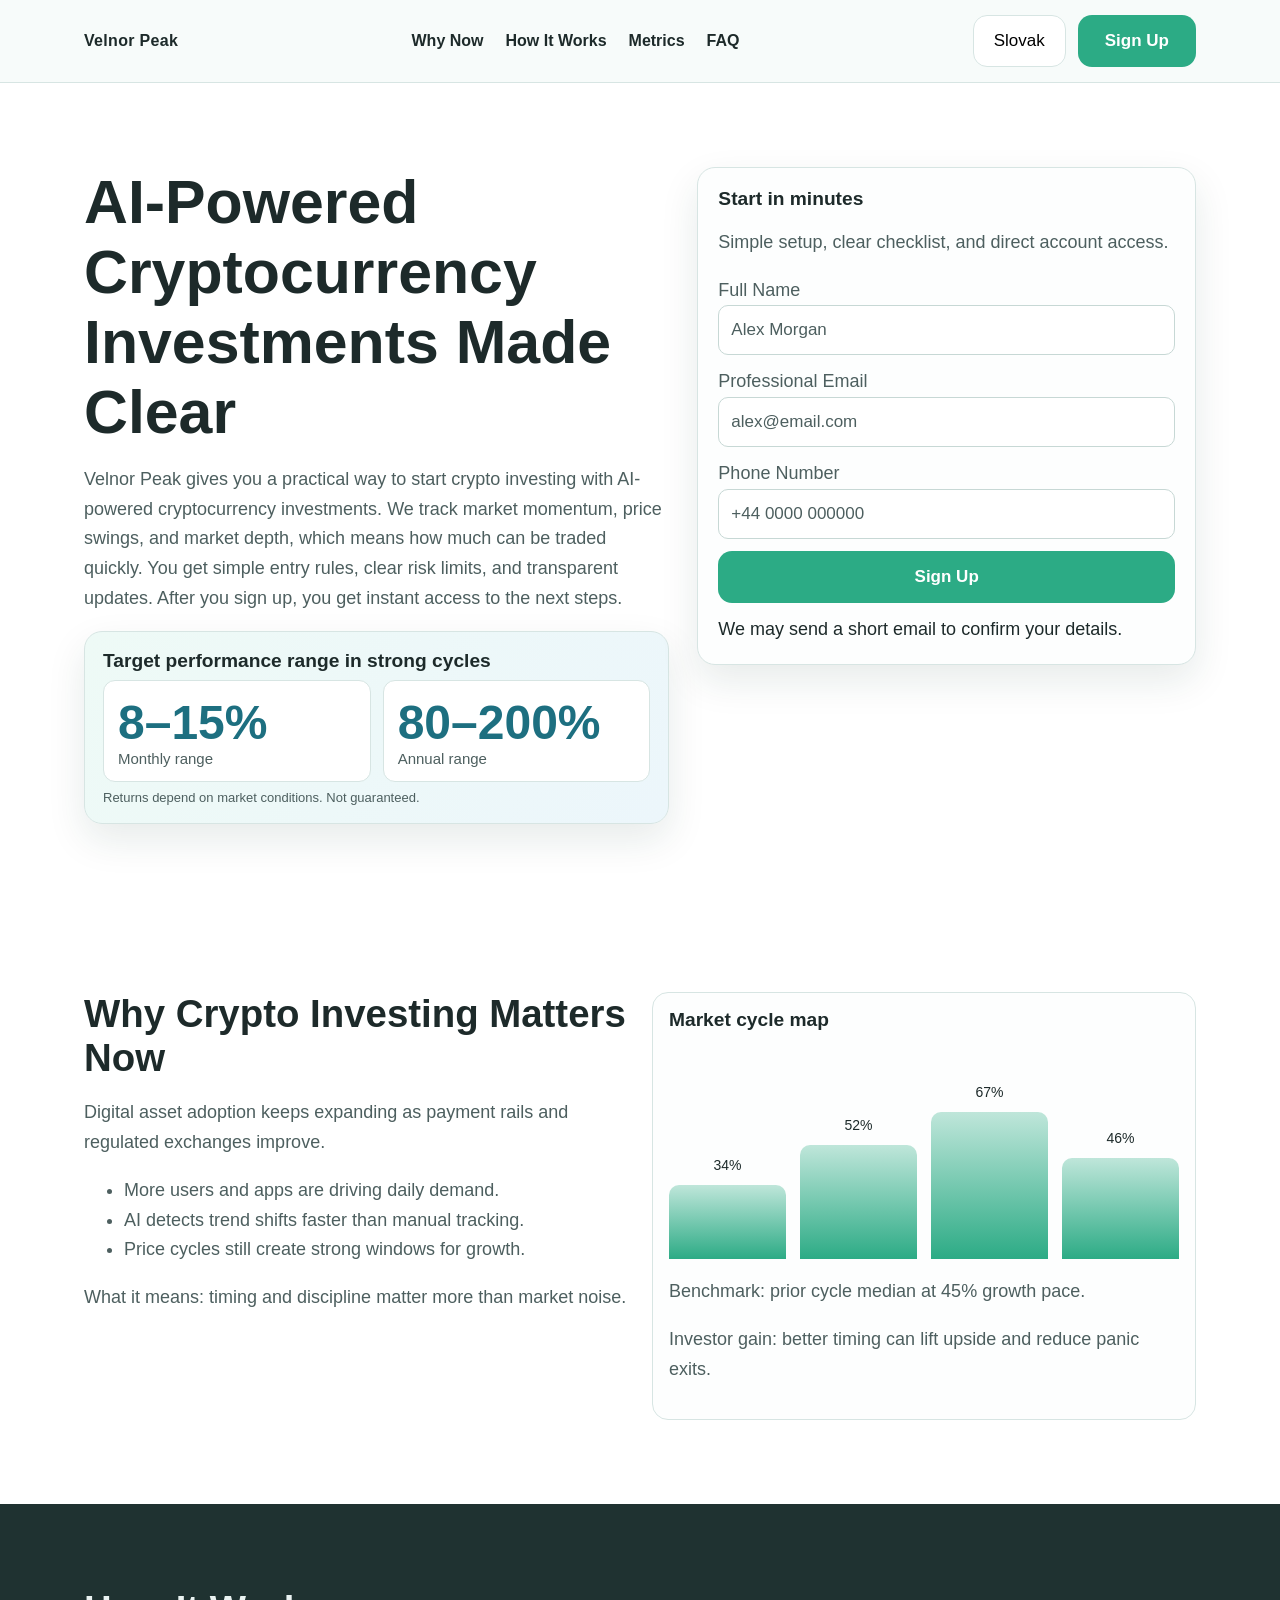
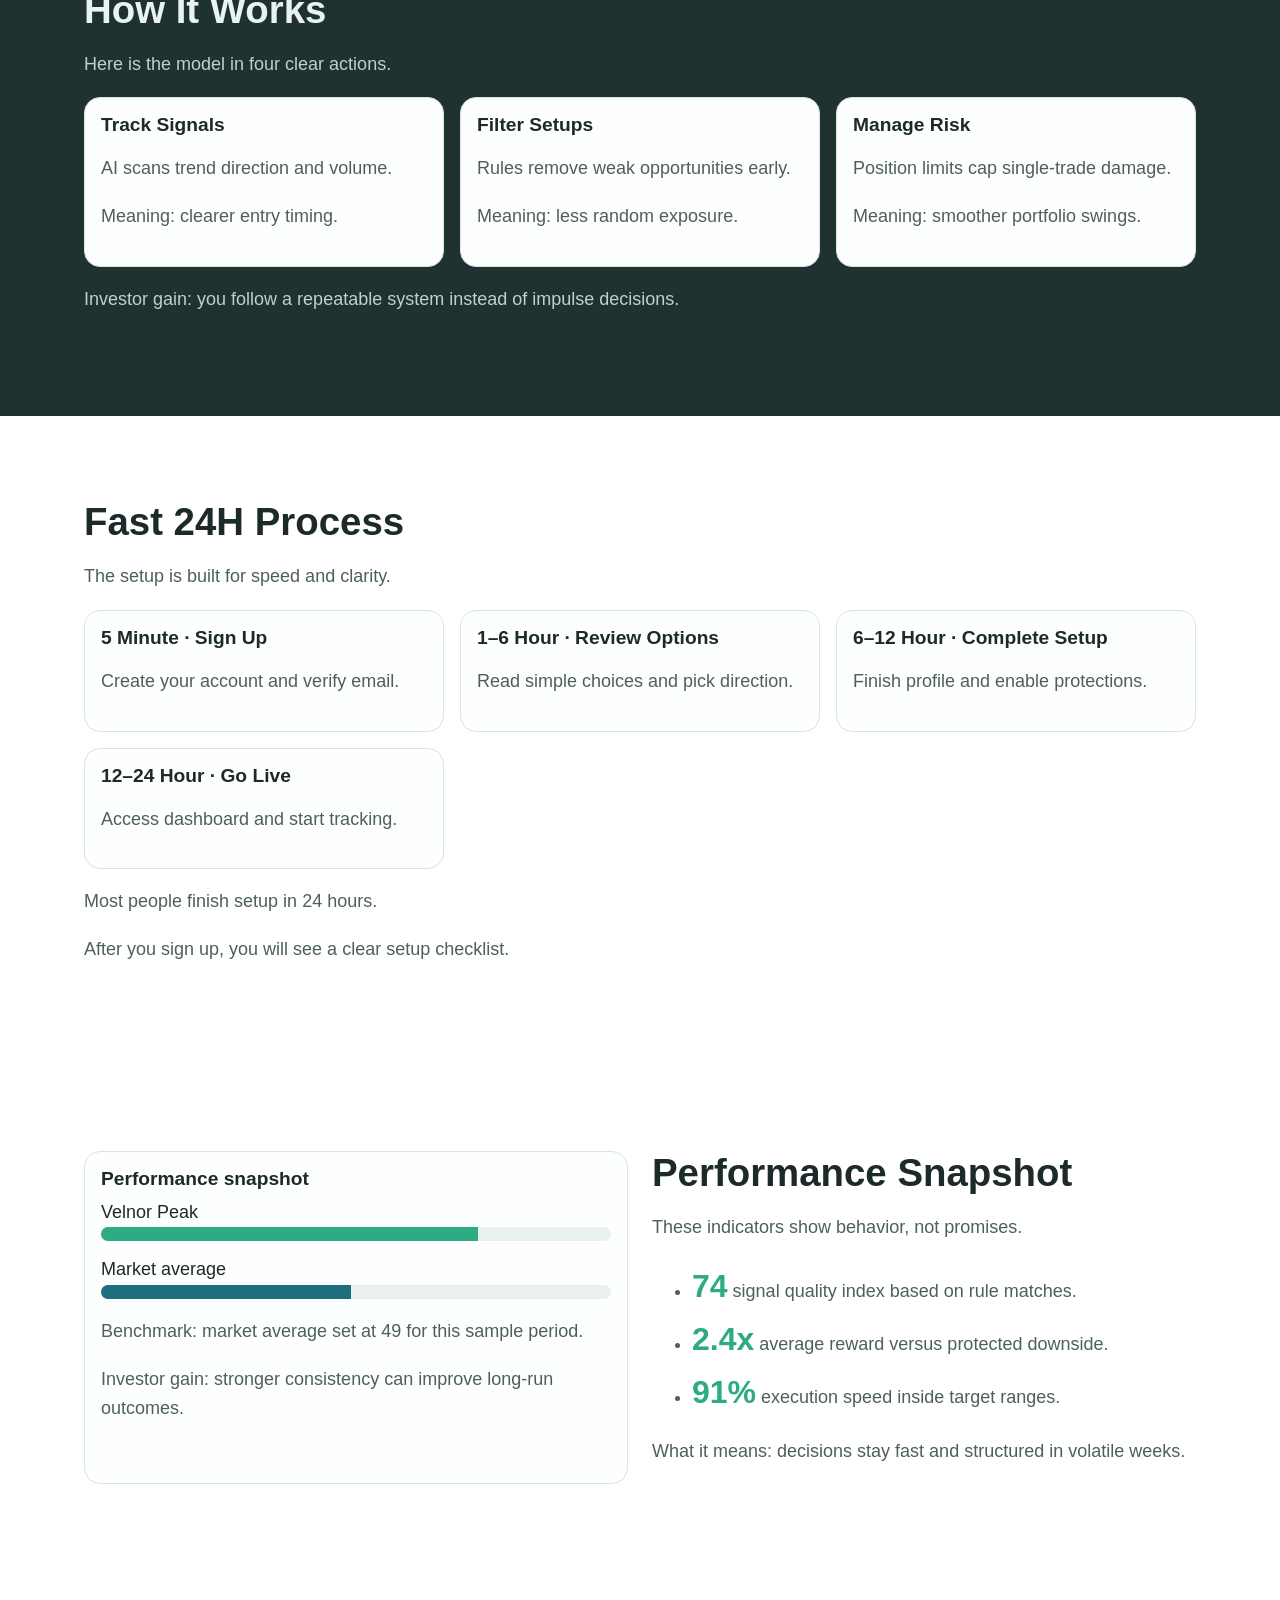
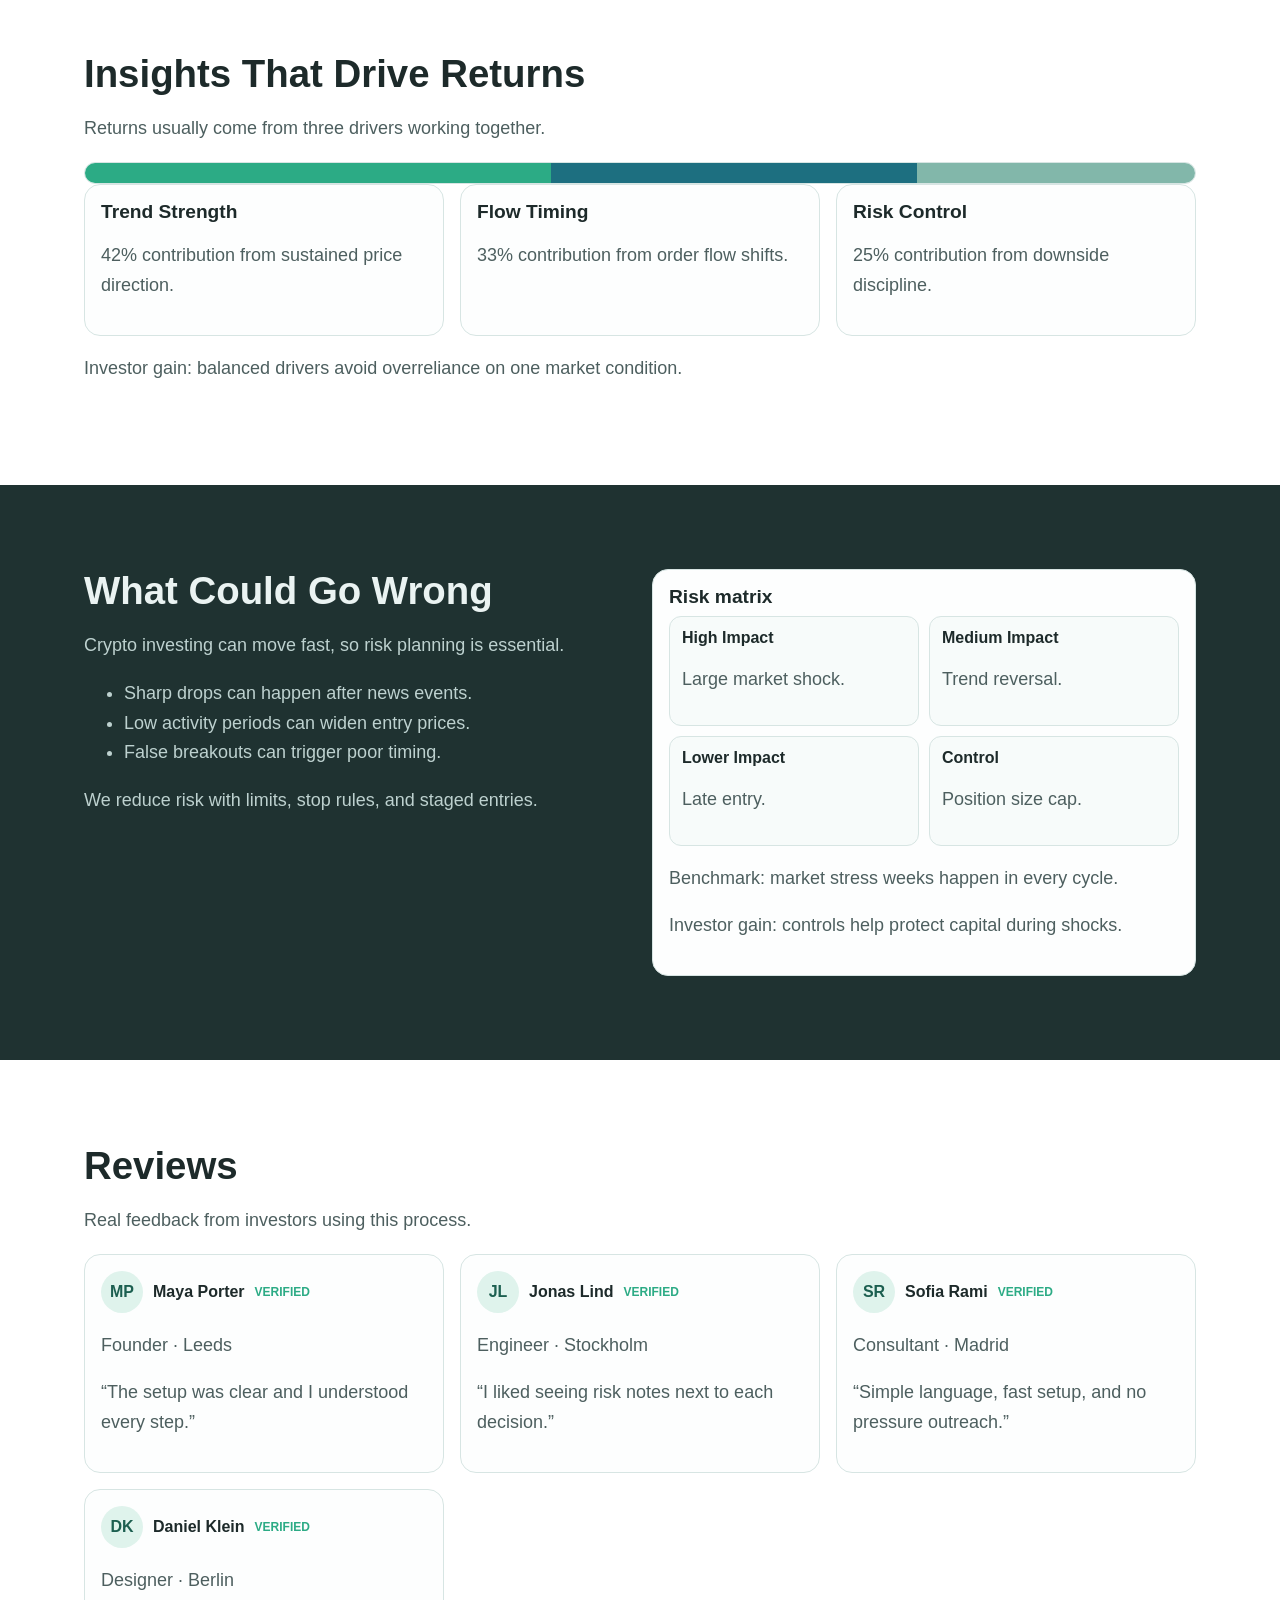
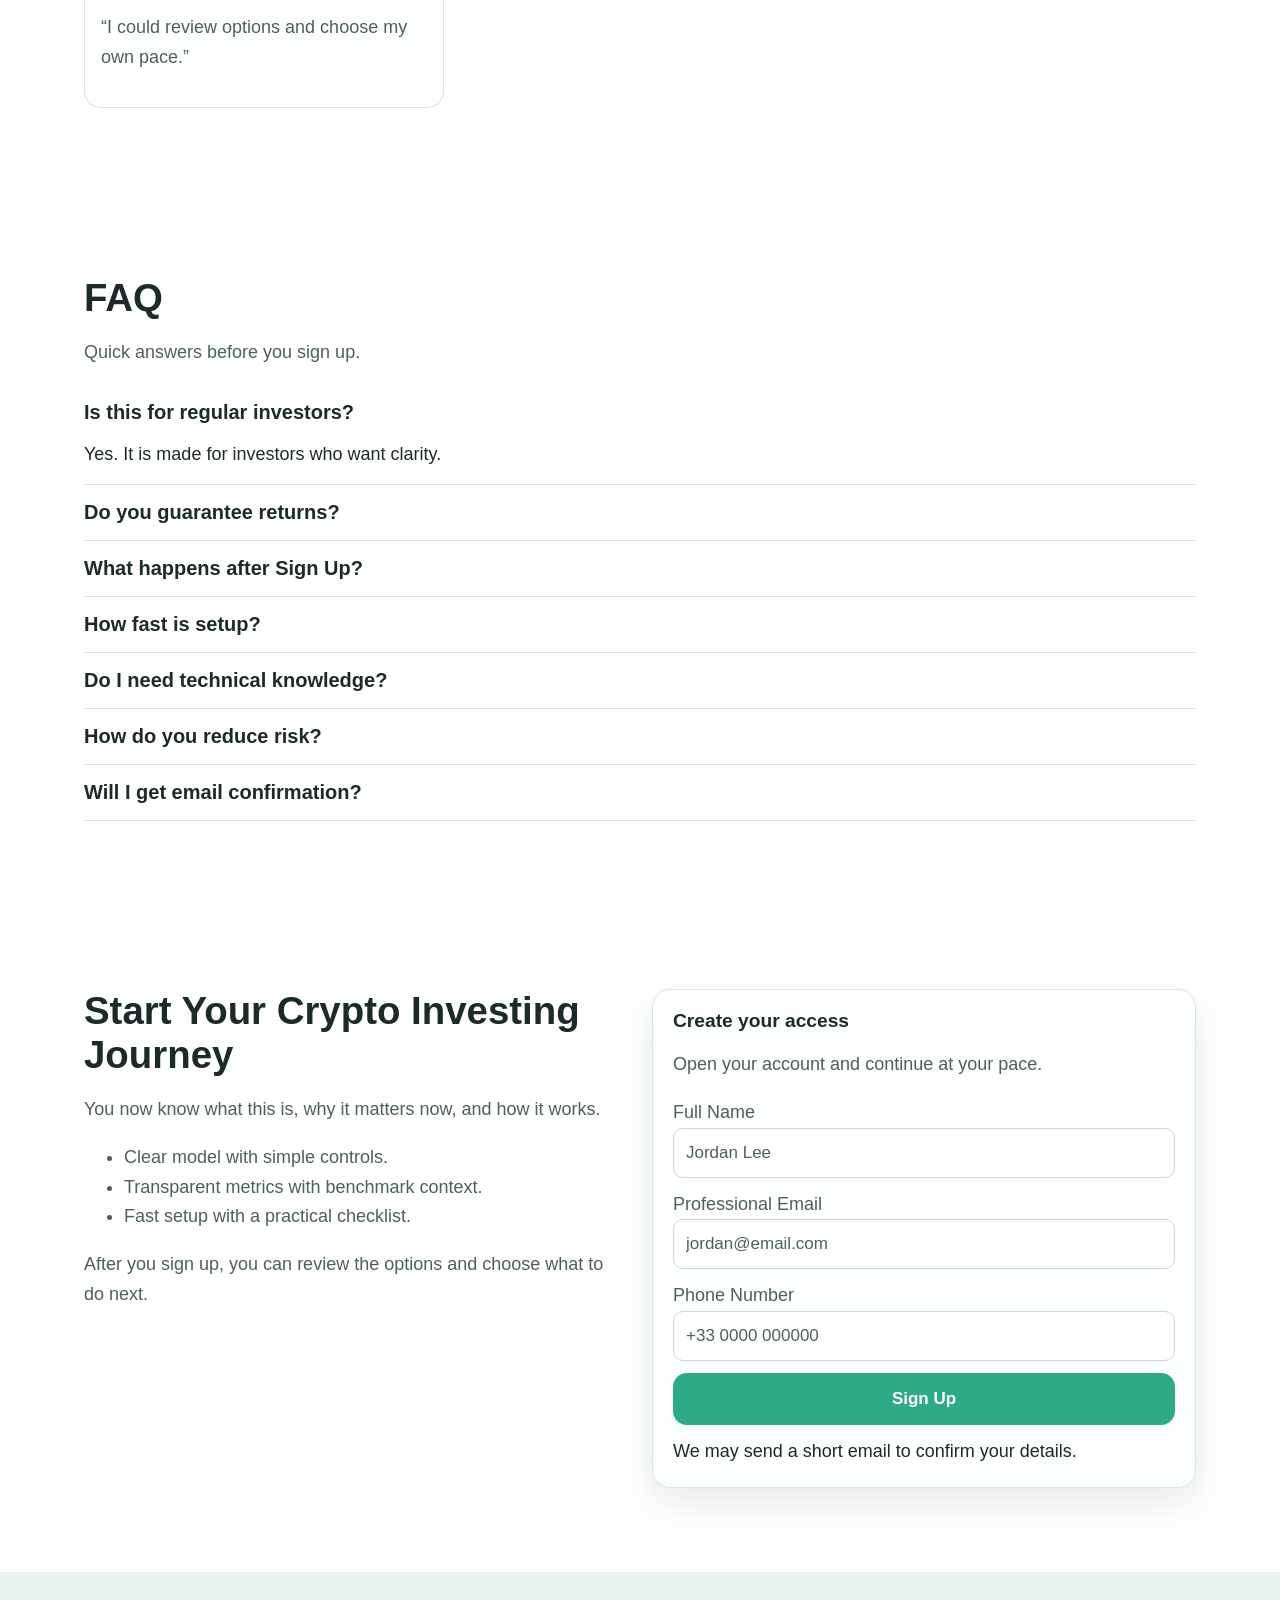
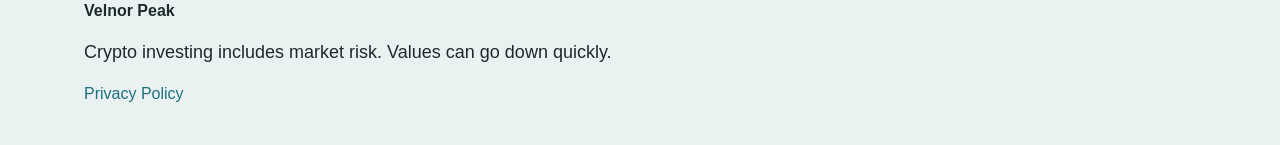
<file: sk/index.html>
<!doctype html>
<html lang="en">
<head>
<meta charset="utf-8"/>
<meta name="viewport" content="width=device-width, initial-scale=1"/>
<title>Velnor Peak | AI-Powered Cryptocurrency Investments | Slovak</title>
<meta name="description" content="Velnor Peak offers a clear path for crypto investing with AI-powered cryptocurrency investments and simple risk controls."/>
<link rel="canonical" href="https://velnorpeak.com/sk/index.html"/>
<link rel="alternate" hreflang="en" href="https://velnorpeak.com/index.html"/>
<link rel="alternate" hreflang="de" href="https://velnorpeak.com/de/index.html"/>
<link rel="alternate" hreflang="fr" href="https://velnorpeak.com/fr/index.html"/>
<link rel="alternate" hreflang="es" href="https://velnorpeak.com/es/index.html"/>
<link rel="alternate" hreflang="it" href="https://velnorpeak.com/it/index.html"/>
<link rel="alternate" hreflang="tr" href="https://velnorpeak.com/tr/index.html"/>
<link rel="alternate" hreflang="pt" href="https://velnorpeak.com/pt/index.html"/>
<link rel="alternate" hreflang="ja" href="https://velnorpeak.com/jp/index.html"/>
<link rel="alternate" hreflang="sk" href="https://velnorpeak.com/sk/index.html"/>
<link rel="alternate" hreflang="nl-BE" href="https://velnorpeak.com/be/index.html"/>
<meta property="og:title" content="Velnor Peak | AI-Powered Cryptocurrency Investments | Slovak"/><meta property="og:description" content="AI-powered cryptocurrency investments for regular investors."/>
<meta property="og:type" content="website"/><meta property="og:url" content="https://velnorpeak.com/sk/index.html"/>
<meta name="twitter:card" content="summary_large_image"/><meta name="twitter:title" content="Velnor Peak | AI-Powered Cryptocurrency Investments | Slovak"/>
<meta name="twitter:description" content="See how crypto investing works with simple steps and clear metrics."/>
<link rel="stylesheet" href="../assets/style.css"/>
<script defer src="../assets/app.js"></script>
<script type="application/ld+json">{"@context":"https://schema.org","@graph":[{"@type":"Organization","name":"Velnor Peak","url":"https://velnorpeak.com"},{"@type":"WebSite","name":"Velnor Peak","url":"https://velnorpeak.com"},{"@type":"FAQPage","mainEntity":[{"@type":"Question","name":"Is this beginner friendly?","acceptedAnswer":{"@type":"Answer","text":"Yes. The flow is simple and clearly explained."}}]},{"@type":"Review","author":{"@type":"Person","name":"Maya Porter"},"reviewBody":"Simple process and clear updates."}]}</script>
</head>
<body>
<header class="header"><div class="container header-row"><div class="brand">Velnor Peak</div>
<nav class="nav" aria-label="Primary"><a href="#market">Why Now</a><a href="#model">How It Works</a><a href="#metrics">Metrics</a><a href="#faq">FAQ</a></nav>
<div class="header-right"><div class="lang-wrap" data-lang><button class="lang-trigger" aria-expanded="false">Slovak</button><div class="lang-menu">
<a href="../index.html"><svg class="flag" viewBox="0 0 18 12" aria-hidden="true"><rect width="18" height="12" fill="#012169"/></svg>English</a>
<a href="../de/index.html"><svg class="flag" viewBox="0 0 18 12"><rect width="18" height="4" y="0" fill="#000"/><rect width="18" height="4" y="4" fill="#d00"/><rect width="18" height="4" y="8" fill="#ffce00"/></svg>Deutsch</a>
<a href="../fr/index.html"><svg class="flag" viewBox="0 0 18 12"><rect width="6" height="12" fill="#0055a4"/><rect x="6" width="6" height="12" fill="#fff"/><rect x="12" width="6" height="12" fill="#ef4135"/></svg>Français</a>
<a href="../es/index.html"><svg class="flag" viewBox="0 0 18 12"><rect width="18" height="12" fill="#c60b1e"/><rect y="3" width="18" height="6" fill="#ffc400"/></svg>Español</a>
<a href="../it/index.html"><svg class="flag" viewBox="0 0 18 12"><rect width="6" height="12" fill="#009246"/><rect x="6" width="6" height="12" fill="#fff"/><rect x="12" width="6" height="12" fill="#ce2b37"/></svg>Italiano</a>
<a href="../tr/index.html"><svg class="flag" viewBox="0 0 18 12"><rect width="18" height="12" fill="#e30a17"/></svg>Türkçe</a>
<a href="../pt/index.html"><svg class="flag" viewBox="0 0 18 12"><rect width="7" height="12" fill="#046a38"/><rect x="7" width="11" height="12" fill="#da291c"/></svg>Português</a>
<a href="../jp/index.html"><svg class="flag" viewBox="0 0 18 12"><rect width="18" height="12" fill="#fff"/><circle cx="9" cy="6" r="3" fill="#bc002d"/></svg>日本語</a>
<a href="../sk/index.html"><svg class="flag" viewBox="0 0 18 12"><rect width="18" height="4" fill="#fff"/><rect y="4" width="18" height="4" fill="#0b4ea2"/><rect y="8" width="18" height="4" fill="#ee1c25"/></svg>Slovak</a>
<a href="../be/index.html"><svg class="flag" viewBox="0 0 18 12"><rect width="6" height="12" fill="#000"/><rect x="6" width="6" height="12" fill="#fdcf00"/><rect x="12" width="6" height="12" fill="#ef3340"/></svg>Nederlands (BE)</a>
</div></div><a class="btn" href="#signup-final">Sign Up</a></div>
<button class="burger" aria-label="Open menu">☰</button></div></header>
<div class="mobile-drawer" aria-hidden="true"><div class="drawer-panel"><div class="drawer-top"><strong>Menu</strong><button class="drawer-close" aria-label="Close menu">✕</button></div><p><a href="#market">Why Now</a></p><p><a href="#model">How It Works</a></p><p><a href="#metrics">Metrics</a></p><p><a href="#faq">FAQ</a></p><div class="lang-wrap" data-lang><button class="lang-trigger">Slovak</button><div class="lang-menu">
<a href="../index.html"><svg class="flag" viewBox="0 0 18 12" aria-hidden="true"><rect width="18" height="12" fill="#012169"/></svg>English</a>
<a href="../de/index.html"><svg class="flag" viewBox="0 0 18 12"><rect width="18" height="4" y="0" fill="#000"/><rect width="18" height="4" y="4" fill="#d00"/><rect width="18" height="4" y="8" fill="#ffce00"/></svg>Deutsch</a>
<a href="../fr/index.html"><svg class="flag" viewBox="0 0 18 12"><rect width="6" height="12" fill="#0055a4"/><rect x="6" width="6" height="12" fill="#fff"/><rect x="12" width="6" height="12" fill="#ef4135"/></svg>Français</a>
<a href="../es/index.html"><svg class="flag" viewBox="0 0 18 12"><rect width="18" height="12" fill="#c60b1e"/><rect y="3" width="18" height="6" fill="#ffc400"/></svg>Español</a>
<a href="../it/index.html"><svg class="flag" viewBox="0 0 18 12"><rect width="6" height="12" fill="#009246"/><rect x="6" width="6" height="12" fill="#fff"/><rect x="12" width="6" height="12" fill="#ce2b37"/></svg>Italiano</a>
<a href="../tr/index.html"><svg class="flag" viewBox="0 0 18 12"><rect width="18" height="12" fill="#e30a17"/></svg>Türkçe</a>
<a href="../pt/index.html"><svg class="flag" viewBox="0 0 18 12"><rect width="7" height="12" fill="#046a38"/><rect x="7" width="11" height="12" fill="#da291c"/></svg>Português</a>
<a href="../jp/index.html"><svg class="flag" viewBox="0 0 18 12"><rect width="18" height="12" fill="#fff"/><circle cx="9" cy="6" r="3" fill="#bc002d"/></svg>日本語</a>
<a href="../sk/index.html"><svg class="flag" viewBox="0 0 18 12"><rect width="18" height="4" fill="#fff"/><rect y="4" width="18" height="4" fill="#0b4ea2"/><rect y="8" width="18" height="4" fill="#ee1c25"/></svg>Slovak</a>
<a href="../be/index.html"><svg class="flag" viewBox="0 0 18 12"><rect width="6" height="12" fill="#000"/><rect x="6" width="6" height="12" fill="#fdcf00"/><rect x="12" width="6" height="12" fill="#ef3340"/></svg>Nederlands (BE)</a>
</div></div><p><a class="btn" href="#signup-final">Sign Up</a></p></div></div>

<main>
<section class="section light"><div class="container hero-grid"><div>
<h1>AI-Powered Cryptocurrency Investments Made Clear</h1>
<p>Velnor Peak gives you a practical way to start crypto investing with AI-powered cryptocurrency investments. We track market momentum, price swings, and market depth, which means how much can be traded quickly. You get simple entry rules, clear risk limits, and transparent updates. After you sign up, you get instant access to the next steps.</p>
<div class="perf-panel"><h3>Target performance range in strong cycles</h3><div class="perf-row"><div class="perf-metric"><div class="perf-value">8–15%</div><div class="perf-label">Monthly range</div></div><div class="perf-metric"><div class="perf-value">80–200%</div><div class="perf-label">Annual range</div></div></div><div class="perf-note">Returns depend on market conditions. Not guaranteed.</div></div>
</div>
<div class="form-card" id="signup"><h3 class="form-title">Start in minutes</h3><p class="form-sub">Simple setup, clear checklist, and direct account access.</p><form class="form-stack"><label>Full Name<input placeholder="Alex Morgan" required/></label><label>Professional Email<input type="email" placeholder="alex@email.com" required/></label><label>Phone Number<input type="tel" placeholder="+44 0000 000000" required/></label><button class="btn" type="submit">Sign Up</button><small>We may send a short email to confirm your details.</small></form></div>
</div></section>

<section class="section light" id="market"><div class="container split"><div><h2>Why Crypto Investing Matters Now</h2><p>Digital asset adoption keeps expanding as payment rails and regulated exchanges improve.</p><ul><li>More users and apps are driving daily demand.</li><li>AI detects trend shifts faster than manual tracking.</li><li>Price cycles still create strong windows for growth.</li></ul><p>What it means: timing and discipline matter more than market noise.</p></div>
<div class="card"><h3>Market cycle map</h3><div class="vertical-chart"><div class="vcol" style="height:34%"><span>34%</span></div><div class="vcol" style="height:52%"><span>52%</span></div><div class="vcol" style="height:67%"><span>67%</span></div><div class="vcol" style="height:46%"><span>46%</span></div></div><p>Benchmark: prior cycle median at 45% growth pace.</p><p>Investor gain: better timing can lift upside and reduce panic exits.</p></div></div></section>

<section class="section dark" id="model"><div class="container"><h2>How It Works</h2><p>Here is the model in four clear actions.</p><div class="grid-3"><article class="card"><h3>Track Signals</h3><p>AI scans trend direction and volume.</p><p class="muted">Meaning: clearer entry timing.</p></article><article class="card"><h3>Filter Setups</h3><p>Rules remove weak opportunities early.</p><p class="muted">Meaning: less random exposure.</p></article><article class="card"><h3>Manage Risk</h3><p>Position limits cap single-trade damage.</p><p class="muted">Meaning: smoother portfolio swings.</p></article></div><p>Investor gain: you follow a repeatable system instead of impulse decisions.</p></div></section>

<section class="section light" id="process"><div class="container"><h2>Fast 24H Process</h2><p>The setup is built for speed and clarity.</p><div class="grid-2"><div class="card"><h3>5 Minute · Sign Up</h3><p>Create your account and verify email.</p></div><div class="card"><h3>1–6 Hour · Review Options</h3><p>Read simple choices and pick direction.</p></div><div class="card"><h3>6–12 Hour · Complete Setup</h3><p>Finish profile and enable protections.</p></div><div class="card"><h3>12–24 Hour · Go Live</h3><p>Access dashboard and start tracking.</p></div></div><p>Most people finish setup in 24 hours.</p><p>After you sign up, you will see a clear setup checklist.</p></div></section>

<section class="section light" id="metrics"><div class="container split"><div class="card"><h3>Performance snapshot</h3><div class="dual-bars"><div class="row"><small>Velnor Peak</small><div class="bar-track"><div class="bar-fill" style="width:74%;background:var(--accent-a)"></div></div></div><div class="row"><small>Market average</small><div class="bar-track"><div class="bar-fill" style="width:49%;background:var(--accent-b)"></div></div></div></div><p>Benchmark: market average set at 49 for this sample period.</p><p>Investor gain: stronger consistency can improve long-run outcomes.</p></div>
<div><h2>Performance Snapshot</h2><p>These indicators show behavior, not promises.</p><ul><li><strong class="kpi">74</strong> signal quality index based on rule matches.</li><li><strong class="kpi">2.4x</strong> average reward versus protected downside.</li><li><strong class="kpi">91%</strong> execution speed inside target ranges.</li></ul><p>What it means: decisions stay fast and structured in volatile weeks.</p></div></div></section>

<section class="section light" id="insights"><div class="container"><h2>Insights That Drive Returns</h2><p>Returns usually come from three drivers working together.</p><div class="stacked-bar"><div class="seg" style="width:42%;background:#2cab85"></div><div class="seg" style="width:33%;background:#1d6f80"></div><div class="seg" style="width:25%;background:#82b7aa"></div></div><div class="grid-3"><div class="card"><h3>Trend Strength</h3><p>42% contribution from sustained price direction.</p></div><div class="card"><h3>Flow Timing</h3><p>33% contribution from order flow shifts.</p></div><div class="card"><h3>Risk Control</h3><p>25% contribution from downside discipline.</p></div></div><p>Investor gain: balanced drivers avoid overreliance on one market condition.</p></div></section>

<section class="section dark" id="risk"><div class="container split"><div><h2>What Could Go Wrong</h2><p>Crypto investing can move fast, so risk planning is essential.</p><ul><li>Sharp drops can happen after news events.</li><li>Low activity periods can widen entry prices.</li><li>False breakouts can trigger poor timing.</li></ul><p>We reduce risk with limits, stop rules, and staged entries.</p></div><div class="card"><h3>Risk matrix</h3><div class="risk-matrix"><div class="risk-box"><strong>High Impact</strong><p>Large market shock.</p></div><div class="risk-box"><strong>Medium Impact</strong><p>Trend reversal.</p></div><div class="risk-box"><strong>Lower Impact</strong><p>Late entry.</p></div><div class="risk-box"><strong>Control</strong><p>Position size cap.</p></div></div><p>Benchmark: market stress weeks happen in every cycle.</p><p>Investor gain: controls help protect capital during shocks.</p></div></div></section>

<section class="section light" id="reviews"><div class="container"><h2>Reviews</h2><p>Real feedback from investors using this process.</p><div class="grid-2"><article class="card"><div class="review-head"><div class="avatar">MP</div><strong>Maya Porter</strong><span class="verified">VERIFIED</span></div><p>Founder · Leeds</p><p>“The setup was clear and I understood every step.”</p></article><article class="card"><div class="review-head"><div class="avatar">JL</div><strong>Jonas Lind</strong><span class="verified">VERIFIED</span></div><p>Engineer · Stockholm</p><p>“I liked seeing risk notes next to each decision.”</p></article><article class="card"><div class="review-head"><div class="avatar">SR</div><strong>Sofia Rami</strong><span class="verified">VERIFIED</span></div><p>Consultant · Madrid</p><p>“Simple language, fast setup, and no pressure outreach.”</p></article><article class="card"><div class="review-head"><div class="avatar">DK</div><strong>Daniel Klein</strong><span class="verified">VERIFIED</span></div><p>Designer · Berlin</p><p>“I could review options and choose my own pace.”</p></article></div></div></section>

<section class="section light" id="faq"><div class="container"><h2>FAQ</h2><p>Quick answers before you sign up.</p>
<div class="faq-item open"><button class="faq-q">Is this for regular investors?</button><div class="faq-answer">Yes. It is made for investors who want clarity.</div></div>
<div class="faq-item"><button class="faq-q">Do you guarantee returns?</button><div class="faq-answer">No. Returns depend on market conditions and are never guaranteed.</div></div>
<div class="faq-item"><button class="faq-q">What happens after Sign Up?</button><div class="faq-answer">After you sign up, you can review the options and choose what to do next.</div></div>
<div class="faq-item"><button class="faq-q">How fast is setup?</button><div class="faq-answer">Most people complete setup in less than 24 hours.</div></div>
<div class="faq-item"><button class="faq-q">Do I need technical knowledge?</button><div class="faq-answer">No. Every step uses plain language and practical examples.</div></div>
<div class="faq-item"><button class="faq-q">How do you reduce risk?</button><div class="faq-answer">We use position limits, stop rules, and staged entries.</div></div>
<div class="faq-item"><button class="faq-q">Will I get email confirmation?</button><div class="faq-answer">The flow is online. We may send a short email only.</div></div>
</div></section>

<section class="section light" id="signup-final"><div class="container split"><div><h2>Start Your Crypto Investing Journey</h2><p>You now know what this is, why it matters now, and how it works.</p><ul><li>Clear model with simple controls.</li><li>Transparent metrics with benchmark context.</li><li>Fast setup with a practical checklist.</li></ul><p>After you sign up, you can review the options and choose what to do next.</p></div>
<div class="form-card"><h3>Create your access</h3><p class="form-sub">Open your account and continue at your pace.</p><form class="form-stack"><label>Full Name<input placeholder="Jordan Lee" required/></label><label>Professional Email<input type="email" placeholder="jordan@email.com" required/></label><label>Phone Number<input type="tel" placeholder="+33 0000 000000" required/></label><button class="btn" type="submit">Sign Up</button><small>We may send a short email to confirm your details.</small></form></div>
</div></section>
</main>

<footer class="footer"><div class="container"><strong>Velnor Peak</strong><p class="footer-note">Crypto investing includes market risk. Values can go down quickly.</p><a href="#" data-open-privacy>Privacy Policy</a></div></footer>

<div class="modal" role="dialog" aria-modal="true" aria-label="Privacy Policy"><div class="modal-card"><div class="modal-top"><h2>Privacy Policy</h2><button data-close-privacy aria-label="Close">✕</button></div>
<h3>Introduction</h3><p>We explain clearly how we handle your personal data.</p>
<h3>Data collection</h3><p>We collect name, email, phone, and usage actions on this site.</p>
<h3>Legal basis</h3><p>We process data to provide service access and respond to your requests.</p>
<h3>Cookies</h3><p>Cookies help keep sessions secure and improve page performance.</p>
<h3>Retention</h3><p>We keep data only as long as needed for service and legal duties.</p>
<h3>Third-party sharing</h3><p>We share limited data with hosting and email providers.</p>
<h3>Security</h3><p>We use encryption, access controls, and audit logs.</p>
<h3>User rights</h3><p>You can request access, correction, deletion, or data export.</p>
<h3>International transfers</h3><p>Your data may be processed in other countries with safeguards.</p>
<h3>Industry risk disclosure</h3><p>Crypto markets are volatile. No outcome is guaranteed.</p>
<h3>Contact</h3><p>Email: privacy@velnorpeak.com</p>
<p><button class="btn" data-close-privacy>Close</button></p></div></div>
</body></html>
</file>
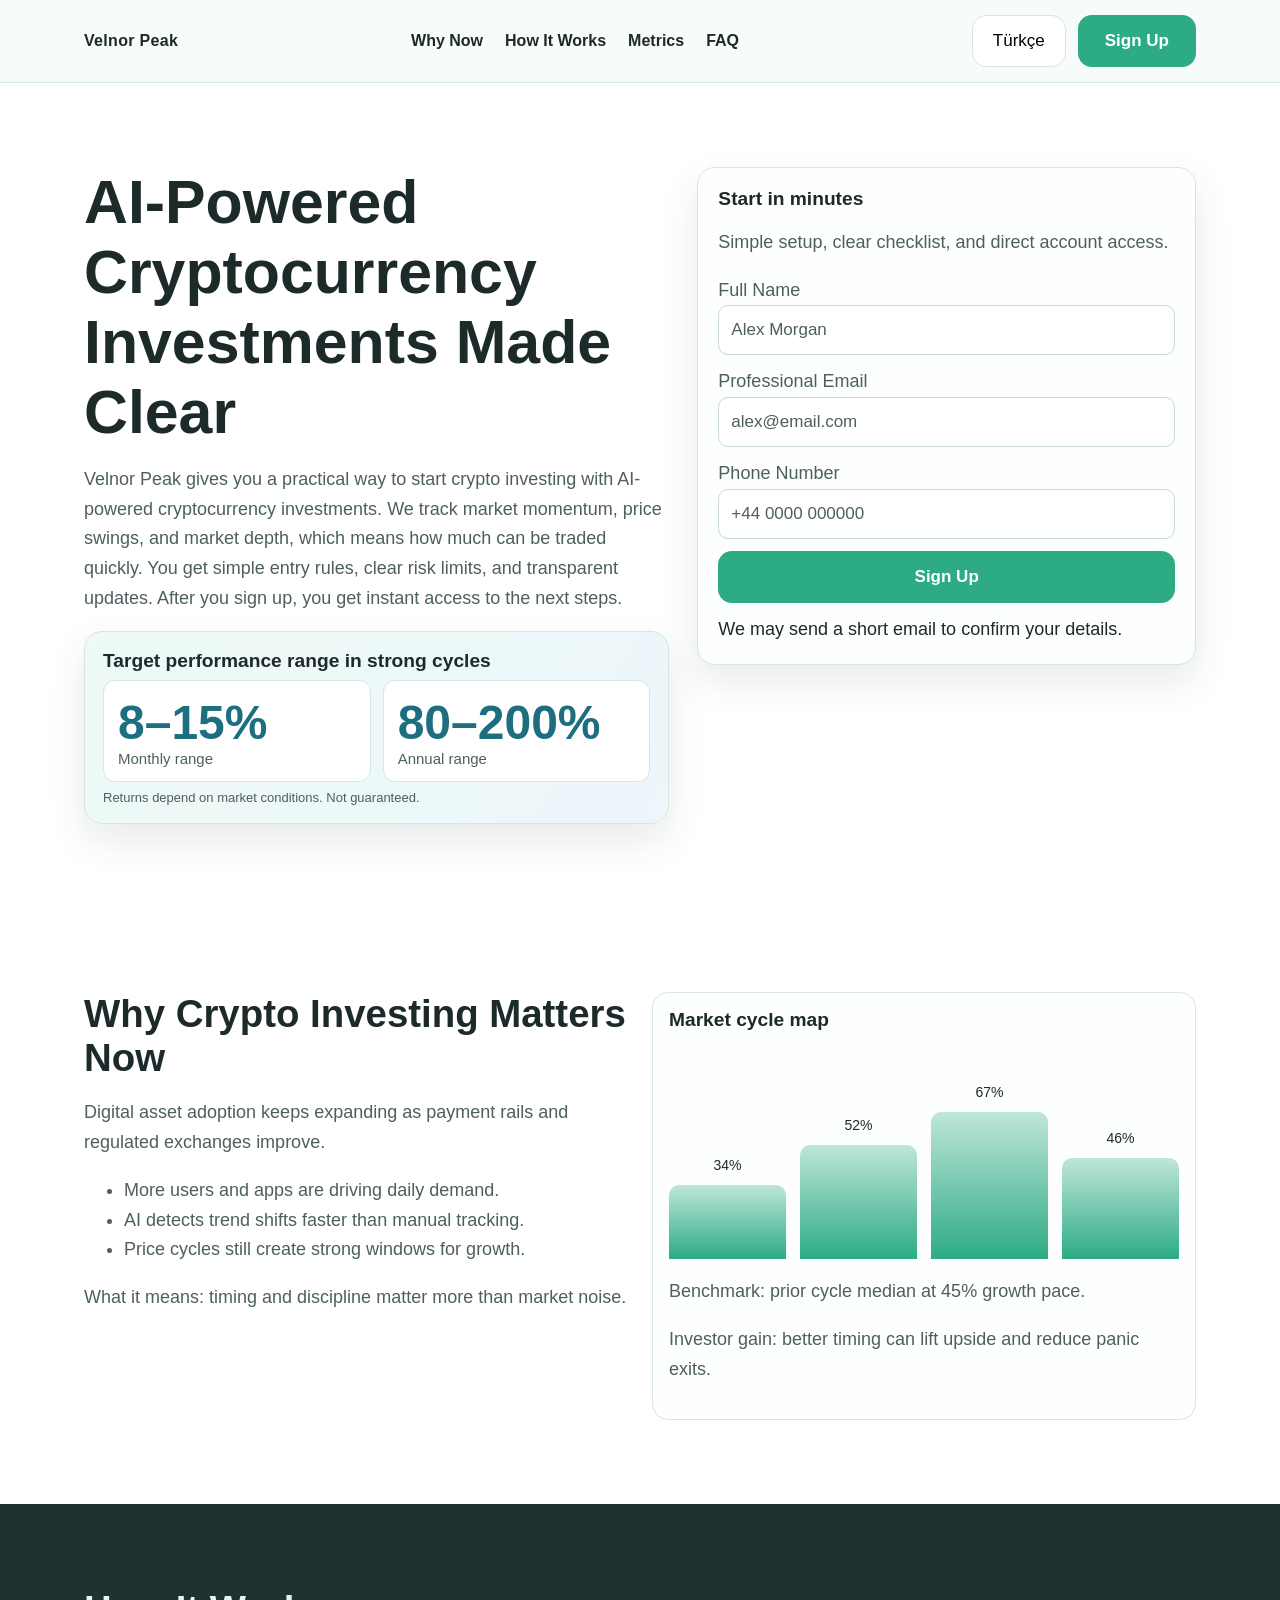
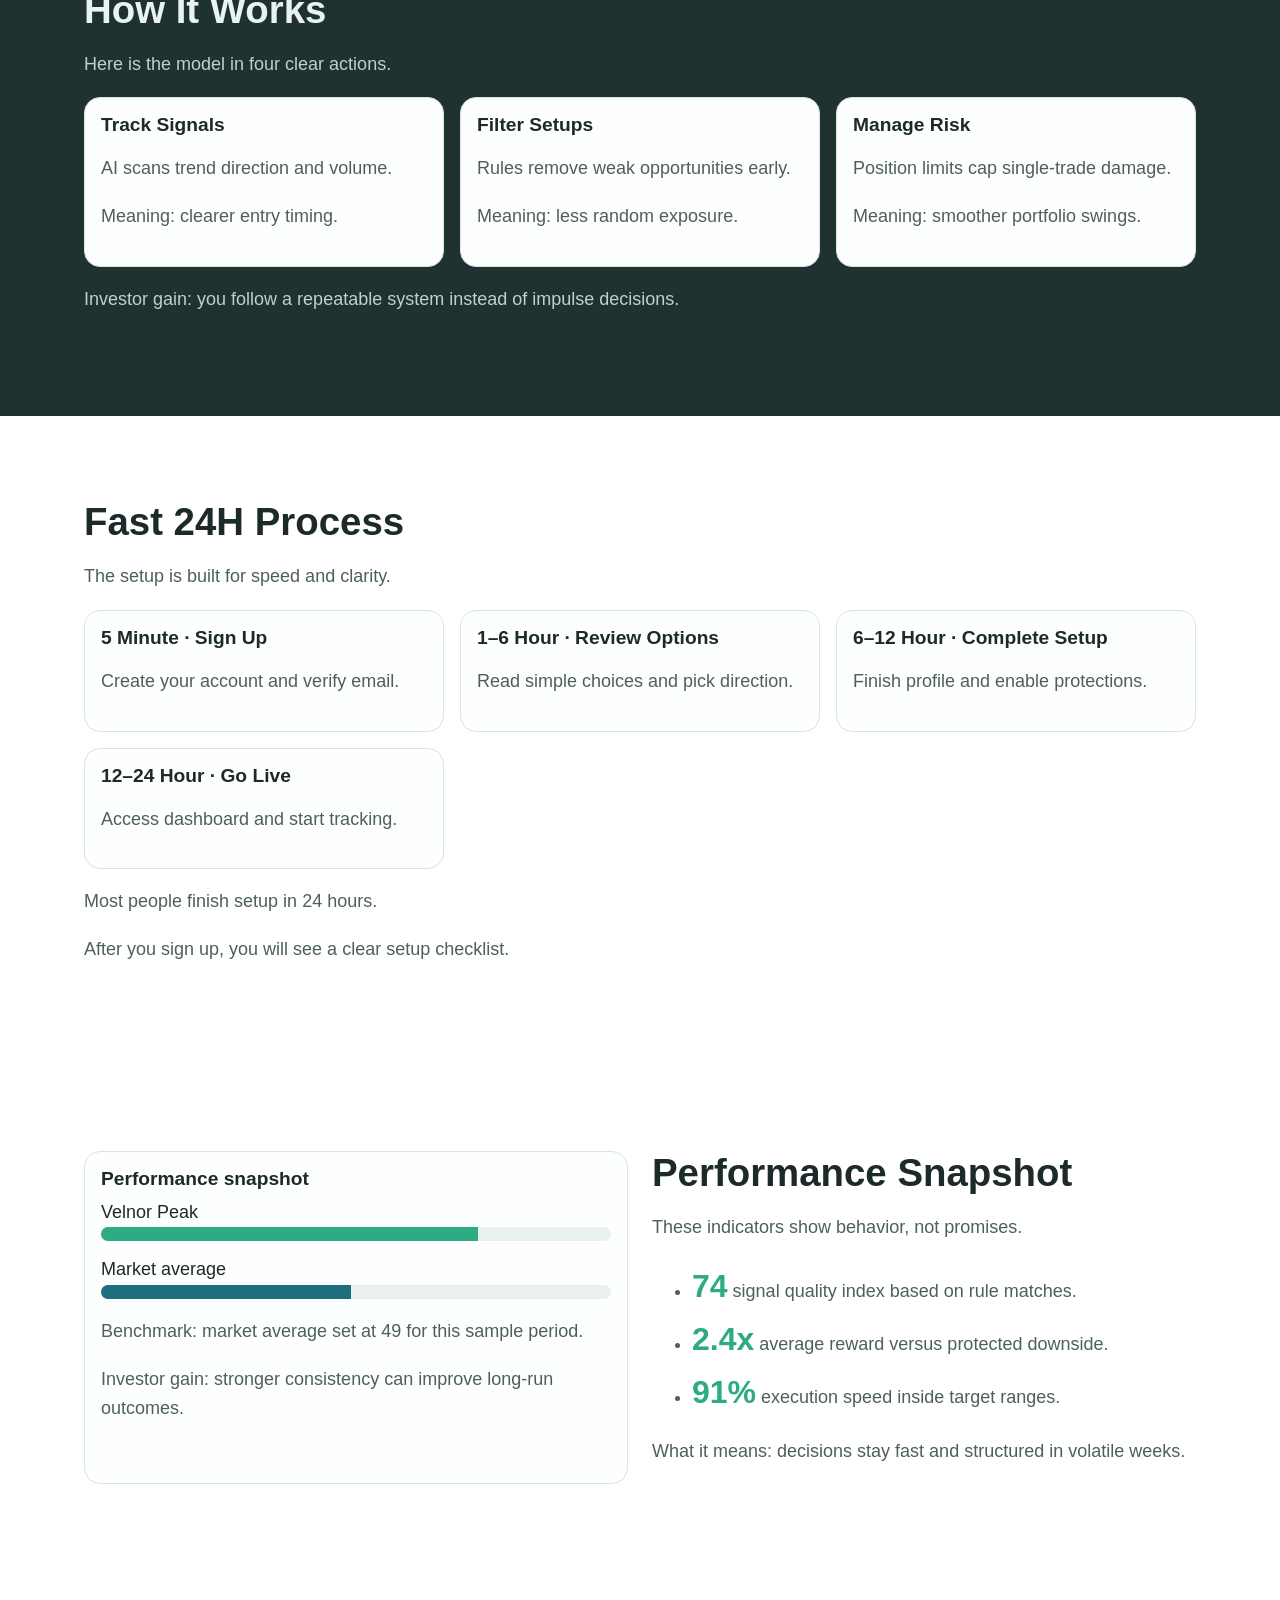
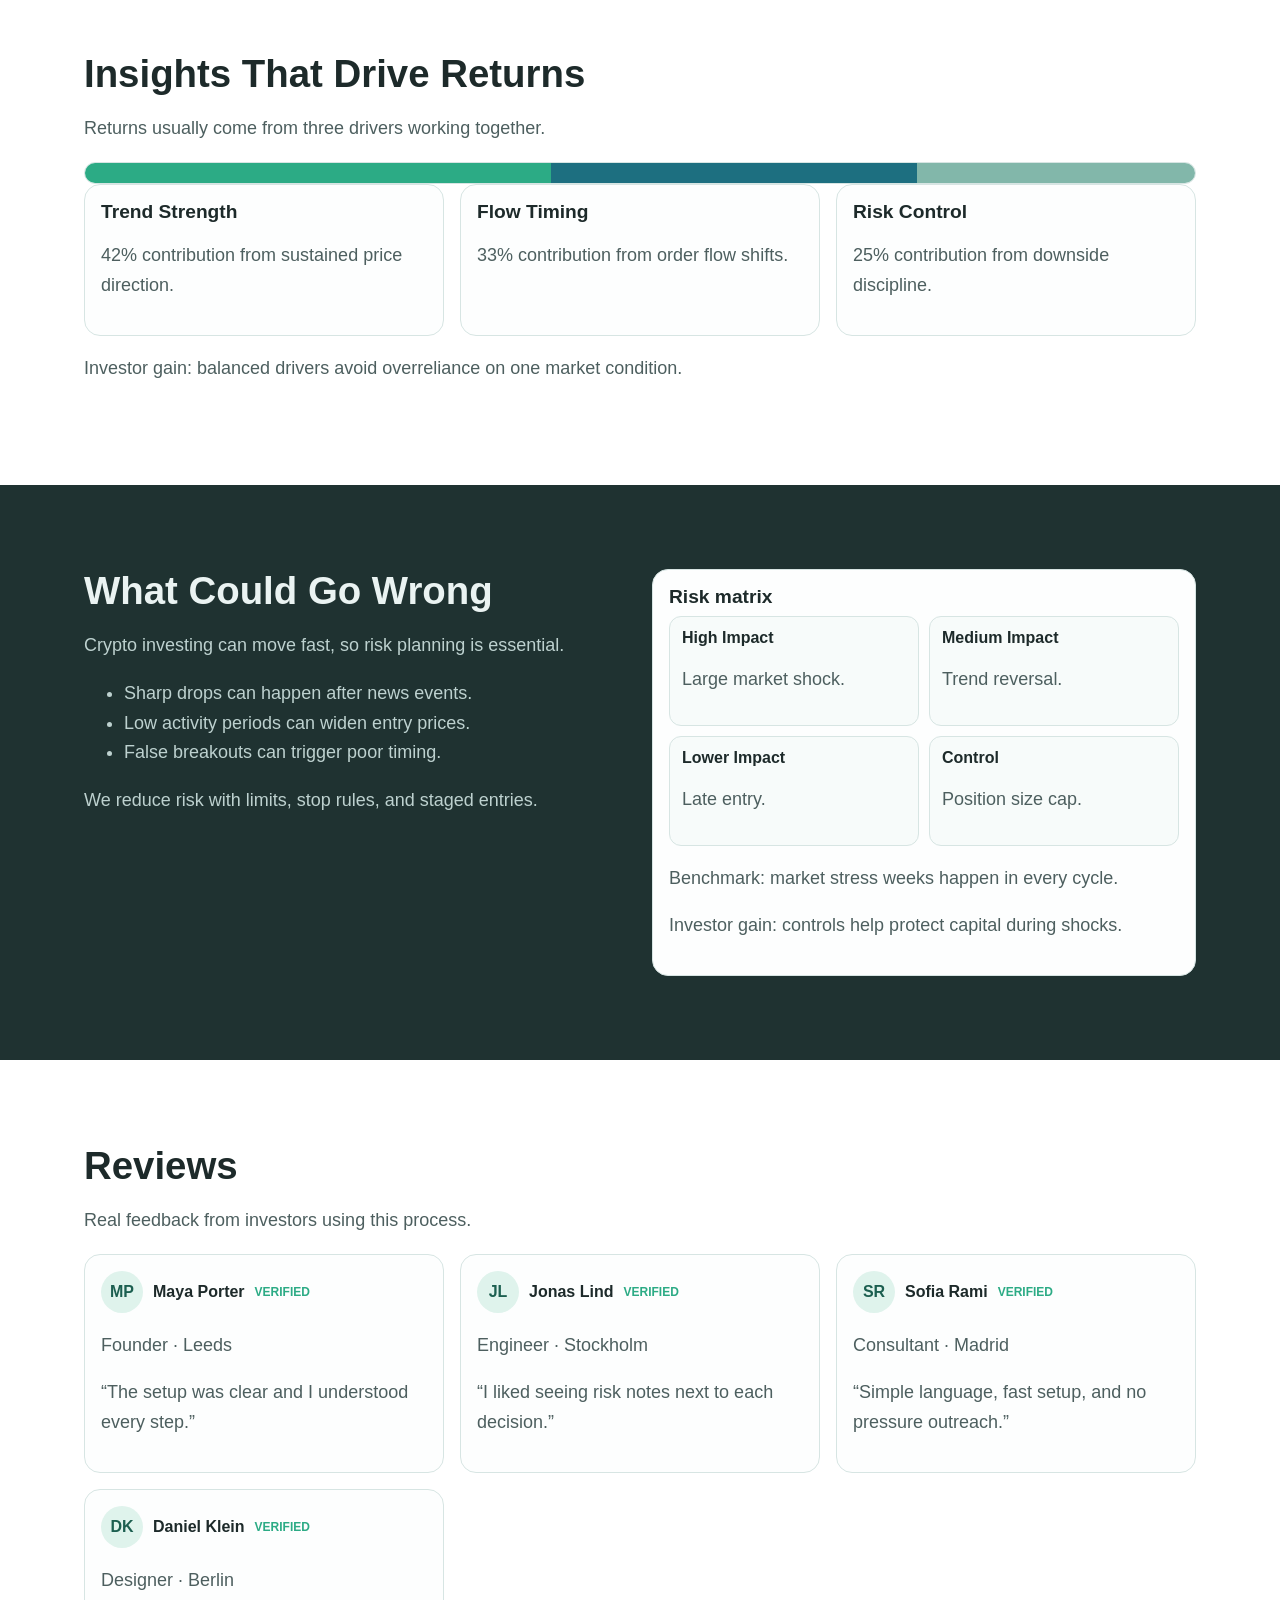
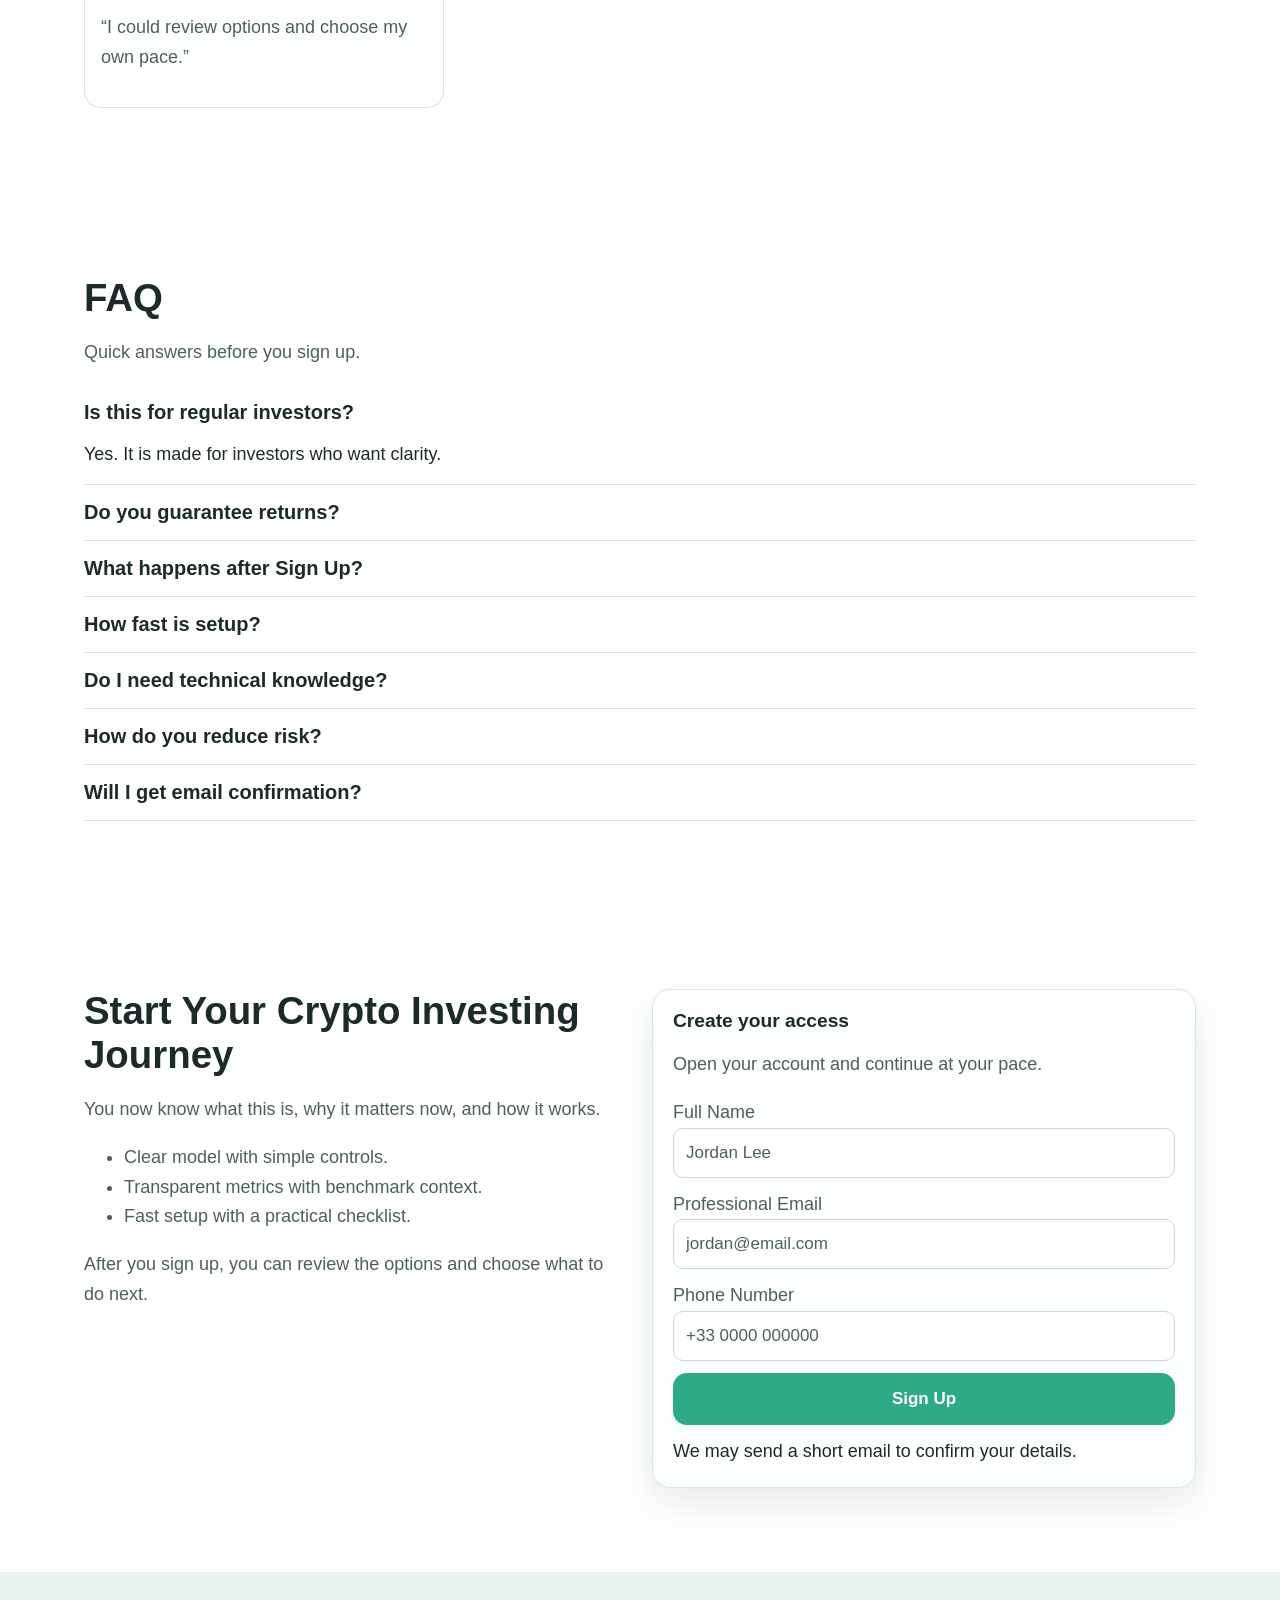
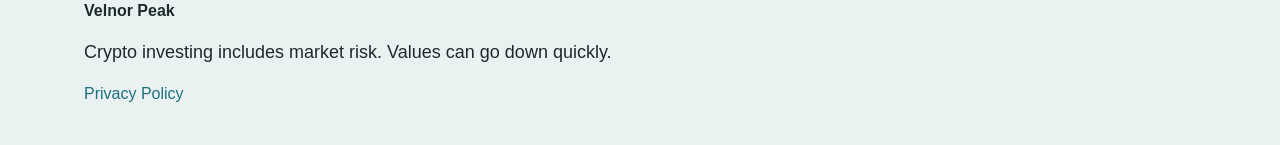
<file: tr/index.html>
<!doctype html>
<html lang="en">
<head>
<meta charset="utf-8"/>
<meta name="viewport" content="width=device-width, initial-scale=1"/>
<title>Velnor Peak | AI-Powered Cryptocurrency Investments | Türkçe</title>
<meta name="description" content="Velnor Peak offers a clear path for crypto investing with AI-powered cryptocurrency investments and simple risk controls."/>
<link rel="canonical" href="https://velnorpeak.com/tr/index.html"/>
<link rel="alternate" hreflang="en" href="https://velnorpeak.com/index.html"/>
<link rel="alternate" hreflang="de" href="https://velnorpeak.com/de/index.html"/>
<link rel="alternate" hreflang="fr" href="https://velnorpeak.com/fr/index.html"/>
<link rel="alternate" hreflang="es" href="https://velnorpeak.com/es/index.html"/>
<link rel="alternate" hreflang="it" href="https://velnorpeak.com/it/index.html"/>
<link rel="alternate" hreflang="tr" href="https://velnorpeak.com/tr/index.html"/>
<link rel="alternate" hreflang="pt" href="https://velnorpeak.com/pt/index.html"/>
<link rel="alternate" hreflang="ja" href="https://velnorpeak.com/jp/index.html"/>
<link rel="alternate" hreflang="sk" href="https://velnorpeak.com/sk/index.html"/>
<link rel="alternate" hreflang="nl-BE" href="https://velnorpeak.com/be/index.html"/>
<meta property="og:title" content="Velnor Peak | AI-Powered Cryptocurrency Investments | Türkçe"/><meta property="og:description" content="AI-powered cryptocurrency investments for regular investors."/>
<meta property="og:type" content="website"/><meta property="og:url" content="https://velnorpeak.com/tr/index.html"/>
<meta name="twitter:card" content="summary_large_image"/><meta name="twitter:title" content="Velnor Peak | AI-Powered Cryptocurrency Investments | Türkçe"/>
<meta name="twitter:description" content="See how crypto investing works with simple steps and clear metrics."/>
<link rel="stylesheet" href="../assets/style.css"/>
<script defer src="../assets/app.js"></script>
<script type="application/ld+json">{"@context":"https://schema.org","@graph":[{"@type":"Organization","name":"Velnor Peak","url":"https://velnorpeak.com"},{"@type":"WebSite","name":"Velnor Peak","url":"https://velnorpeak.com"},{"@type":"FAQPage","mainEntity":[{"@type":"Question","name":"Is this beginner friendly?","acceptedAnswer":{"@type":"Answer","text":"Yes. The flow is simple and clearly explained."}}]},{"@type":"Review","author":{"@type":"Person","name":"Maya Porter"},"reviewBody":"Simple process and clear updates."}]}</script>
</head>
<body>
<header class="header"><div class="container header-row"><div class="brand">Velnor Peak</div>
<nav class="nav" aria-label="Primary"><a href="#market">Why Now</a><a href="#model">How It Works</a><a href="#metrics">Metrics</a><a href="#faq">FAQ</a></nav>
<div class="header-right"><div class="lang-wrap" data-lang><button class="lang-trigger" aria-expanded="false">Türkçe</button><div class="lang-menu">
<a href="../index.html"><svg class="flag" viewBox="0 0 18 12" aria-hidden="true"><rect width="18" height="12" fill="#012169"/></svg>English</a>
<a href="../de/index.html"><svg class="flag" viewBox="0 0 18 12"><rect width="18" height="4" y="0" fill="#000"/><rect width="18" height="4" y="4" fill="#d00"/><rect width="18" height="4" y="8" fill="#ffce00"/></svg>Deutsch</a>
<a href="../fr/index.html"><svg class="flag" viewBox="0 0 18 12"><rect width="6" height="12" fill="#0055a4"/><rect x="6" width="6" height="12" fill="#fff"/><rect x="12" width="6" height="12" fill="#ef4135"/></svg>Français</a>
<a href="../es/index.html"><svg class="flag" viewBox="0 0 18 12"><rect width="18" height="12" fill="#c60b1e"/><rect y="3" width="18" height="6" fill="#ffc400"/></svg>Español</a>
<a href="../it/index.html"><svg class="flag" viewBox="0 0 18 12"><rect width="6" height="12" fill="#009246"/><rect x="6" width="6" height="12" fill="#fff"/><rect x="12" width="6" height="12" fill="#ce2b37"/></svg>Italiano</a>
<a href="../tr/index.html"><svg class="flag" viewBox="0 0 18 12"><rect width="18" height="12" fill="#e30a17"/></svg>Türkçe</a>
<a href="../pt/index.html"><svg class="flag" viewBox="0 0 18 12"><rect width="7" height="12" fill="#046a38"/><rect x="7" width="11" height="12" fill="#da291c"/></svg>Português</a>
<a href="../jp/index.html"><svg class="flag" viewBox="0 0 18 12"><rect width="18" height="12" fill="#fff"/><circle cx="9" cy="6" r="3" fill="#bc002d"/></svg>日本語</a>
<a href="../sk/index.html"><svg class="flag" viewBox="0 0 18 12"><rect width="18" height="4" fill="#fff"/><rect y="4" width="18" height="4" fill="#0b4ea2"/><rect y="8" width="18" height="4" fill="#ee1c25"/></svg>Slovak</a>
<a href="../be/index.html"><svg class="flag" viewBox="0 0 18 12"><rect width="6" height="12" fill="#000"/><rect x="6" width="6" height="12" fill="#fdcf00"/><rect x="12" width="6" height="12" fill="#ef3340"/></svg>Nederlands (BE)</a>
</div></div><a class="btn" href="#signup-final">Sign Up</a></div>
<button class="burger" aria-label="Open menu">☰</button></div></header>
<div class="mobile-drawer" aria-hidden="true"><div class="drawer-panel"><div class="drawer-top"><strong>Menu</strong><button class="drawer-close" aria-label="Close menu">✕</button></div><p><a href="#market">Why Now</a></p><p><a href="#model">How It Works</a></p><p><a href="#metrics">Metrics</a></p><p><a href="#faq">FAQ</a></p><div class="lang-wrap" data-lang><button class="lang-trigger">Türkçe</button><div class="lang-menu">
<a href="../index.html"><svg class="flag" viewBox="0 0 18 12" aria-hidden="true"><rect width="18" height="12" fill="#012169"/></svg>English</a>
<a href="../de/index.html"><svg class="flag" viewBox="0 0 18 12"><rect width="18" height="4" y="0" fill="#000"/><rect width="18" height="4" y="4" fill="#d00"/><rect width="18" height="4" y="8" fill="#ffce00"/></svg>Deutsch</a>
<a href="../fr/index.html"><svg class="flag" viewBox="0 0 18 12"><rect width="6" height="12" fill="#0055a4"/><rect x="6" width="6" height="12" fill="#fff"/><rect x="12" width="6" height="12" fill="#ef4135"/></svg>Français</a>
<a href="../es/index.html"><svg class="flag" viewBox="0 0 18 12"><rect width="18" height="12" fill="#c60b1e"/><rect y="3" width="18" height="6" fill="#ffc400"/></svg>Español</a>
<a href="../it/index.html"><svg class="flag" viewBox="0 0 18 12"><rect width="6" height="12" fill="#009246"/><rect x="6" width="6" height="12" fill="#fff"/><rect x="12" width="6" height="12" fill="#ce2b37"/></svg>Italiano</a>
<a href="../tr/index.html"><svg class="flag" viewBox="0 0 18 12"><rect width="18" height="12" fill="#e30a17"/></svg>Türkçe</a>
<a href="../pt/index.html"><svg class="flag" viewBox="0 0 18 12"><rect width="7" height="12" fill="#046a38"/><rect x="7" width="11" height="12" fill="#da291c"/></svg>Português</a>
<a href="../jp/index.html"><svg class="flag" viewBox="0 0 18 12"><rect width="18" height="12" fill="#fff"/><circle cx="9" cy="6" r="3" fill="#bc002d"/></svg>日本語</a>
<a href="../sk/index.html"><svg class="flag" viewBox="0 0 18 12"><rect width="18" height="4" fill="#fff"/><rect y="4" width="18" height="4" fill="#0b4ea2"/><rect y="8" width="18" height="4" fill="#ee1c25"/></svg>Slovak</a>
<a href="../be/index.html"><svg class="flag" viewBox="0 0 18 12"><rect width="6" height="12" fill="#000"/><rect x="6" width="6" height="12" fill="#fdcf00"/><rect x="12" width="6" height="12" fill="#ef3340"/></svg>Nederlands (BE)</a>
</div></div><p><a class="btn" href="#signup-final">Sign Up</a></p></div></div>

<main>
<section class="section light"><div class="container hero-grid"><div>
<h1>AI-Powered Cryptocurrency Investments Made Clear</h1>
<p>Velnor Peak gives you a practical way to start crypto investing with AI-powered cryptocurrency investments. We track market momentum, price swings, and market depth, which means how much can be traded quickly. You get simple entry rules, clear risk limits, and transparent updates. After you sign up, you get instant access to the next steps.</p>
<div class="perf-panel"><h3>Target performance range in strong cycles</h3><div class="perf-row"><div class="perf-metric"><div class="perf-value">8–15%</div><div class="perf-label">Monthly range</div></div><div class="perf-metric"><div class="perf-value">80–200%</div><div class="perf-label">Annual range</div></div></div><div class="perf-note">Returns depend on market conditions. Not guaranteed.</div></div>
</div>
<div class="form-card" id="signup"><h3 class="form-title">Start in minutes</h3><p class="form-sub">Simple setup, clear checklist, and direct account access.</p><form class="form-stack"><label>Full Name<input placeholder="Alex Morgan" required/></label><label>Professional Email<input type="email" placeholder="alex@email.com" required/></label><label>Phone Number<input type="tel" placeholder="+44 0000 000000" required/></label><button class="btn" type="submit">Sign Up</button><small>We may send a short email to confirm your details.</small></form></div>
</div></section>

<section class="section light" id="market"><div class="container split"><div><h2>Why Crypto Investing Matters Now</h2><p>Digital asset adoption keeps expanding as payment rails and regulated exchanges improve.</p><ul><li>More users and apps are driving daily demand.</li><li>AI detects trend shifts faster than manual tracking.</li><li>Price cycles still create strong windows for growth.</li></ul><p>What it means: timing and discipline matter more than market noise.</p></div>
<div class="card"><h3>Market cycle map</h3><div class="vertical-chart"><div class="vcol" style="height:34%"><span>34%</span></div><div class="vcol" style="height:52%"><span>52%</span></div><div class="vcol" style="height:67%"><span>67%</span></div><div class="vcol" style="height:46%"><span>46%</span></div></div><p>Benchmark: prior cycle median at 45% growth pace.</p><p>Investor gain: better timing can lift upside and reduce panic exits.</p></div></div></section>

<section class="section dark" id="model"><div class="container"><h2>How It Works</h2><p>Here is the model in four clear actions.</p><div class="grid-3"><article class="card"><h3>Track Signals</h3><p>AI scans trend direction and volume.</p><p class="muted">Meaning: clearer entry timing.</p></article><article class="card"><h3>Filter Setups</h3><p>Rules remove weak opportunities early.</p><p class="muted">Meaning: less random exposure.</p></article><article class="card"><h3>Manage Risk</h3><p>Position limits cap single-trade damage.</p><p class="muted">Meaning: smoother portfolio swings.</p></article></div><p>Investor gain: you follow a repeatable system instead of impulse decisions.</p></div></section>

<section class="section light" id="process"><div class="container"><h2>Fast 24H Process</h2><p>The setup is built for speed and clarity.</p><div class="grid-2"><div class="card"><h3>5 Minute · Sign Up</h3><p>Create your account and verify email.</p></div><div class="card"><h3>1–6 Hour · Review Options</h3><p>Read simple choices and pick direction.</p></div><div class="card"><h3>6–12 Hour · Complete Setup</h3><p>Finish profile and enable protections.</p></div><div class="card"><h3>12–24 Hour · Go Live</h3><p>Access dashboard and start tracking.</p></div></div><p>Most people finish setup in 24 hours.</p><p>After you sign up, you will see a clear setup checklist.</p></div></section>

<section class="section light" id="metrics"><div class="container split"><div class="card"><h3>Performance snapshot</h3><div class="dual-bars"><div class="row"><small>Velnor Peak</small><div class="bar-track"><div class="bar-fill" style="width:74%;background:var(--accent-a)"></div></div></div><div class="row"><small>Market average</small><div class="bar-track"><div class="bar-fill" style="width:49%;background:var(--accent-b)"></div></div></div></div><p>Benchmark: market average set at 49 for this sample period.</p><p>Investor gain: stronger consistency can improve long-run outcomes.</p></div>
<div><h2>Performance Snapshot</h2><p>These indicators show behavior, not promises.</p><ul><li><strong class="kpi">74</strong> signal quality index based on rule matches.</li><li><strong class="kpi">2.4x</strong> average reward versus protected downside.</li><li><strong class="kpi">91%</strong> execution speed inside target ranges.</li></ul><p>What it means: decisions stay fast and structured in volatile weeks.</p></div></div></section>

<section class="section light" id="insights"><div class="container"><h2>Insights That Drive Returns</h2><p>Returns usually come from three drivers working together.</p><div class="stacked-bar"><div class="seg" style="width:42%;background:#2cab85"></div><div class="seg" style="width:33%;background:#1d6f80"></div><div class="seg" style="width:25%;background:#82b7aa"></div></div><div class="grid-3"><div class="card"><h3>Trend Strength</h3><p>42% contribution from sustained price direction.</p></div><div class="card"><h3>Flow Timing</h3><p>33% contribution from order flow shifts.</p></div><div class="card"><h3>Risk Control</h3><p>25% contribution from downside discipline.</p></div></div><p>Investor gain: balanced drivers avoid overreliance on one market condition.</p></div></section>

<section class="section dark" id="risk"><div class="container split"><div><h2>What Could Go Wrong</h2><p>Crypto investing can move fast, so risk planning is essential.</p><ul><li>Sharp drops can happen after news events.</li><li>Low activity periods can widen entry prices.</li><li>False breakouts can trigger poor timing.</li></ul><p>We reduce risk with limits, stop rules, and staged entries.</p></div><div class="card"><h3>Risk matrix</h3><div class="risk-matrix"><div class="risk-box"><strong>High Impact</strong><p>Large market shock.</p></div><div class="risk-box"><strong>Medium Impact</strong><p>Trend reversal.</p></div><div class="risk-box"><strong>Lower Impact</strong><p>Late entry.</p></div><div class="risk-box"><strong>Control</strong><p>Position size cap.</p></div></div><p>Benchmark: market stress weeks happen in every cycle.</p><p>Investor gain: controls help protect capital during shocks.</p></div></div></section>

<section class="section light" id="reviews"><div class="container"><h2>Reviews</h2><p>Real feedback from investors using this process.</p><div class="grid-2"><article class="card"><div class="review-head"><div class="avatar">MP</div><strong>Maya Porter</strong><span class="verified">VERIFIED</span></div><p>Founder · Leeds</p><p>“The setup was clear and I understood every step.”</p></article><article class="card"><div class="review-head"><div class="avatar">JL</div><strong>Jonas Lind</strong><span class="verified">VERIFIED</span></div><p>Engineer · Stockholm</p><p>“I liked seeing risk notes next to each decision.”</p></article><article class="card"><div class="review-head"><div class="avatar">SR</div><strong>Sofia Rami</strong><span class="verified">VERIFIED</span></div><p>Consultant · Madrid</p><p>“Simple language, fast setup, and no pressure outreach.”</p></article><article class="card"><div class="review-head"><div class="avatar">DK</div><strong>Daniel Klein</strong><span class="verified">VERIFIED</span></div><p>Designer · Berlin</p><p>“I could review options and choose my own pace.”</p></article></div></div></section>

<section class="section light" id="faq"><div class="container"><h2>FAQ</h2><p>Quick answers before you sign up.</p>
<div class="faq-item open"><button class="faq-q">Is this for regular investors?</button><div class="faq-answer">Yes. It is made for investors who want clarity.</div></div>
<div class="faq-item"><button class="faq-q">Do you guarantee returns?</button><div class="faq-answer">No. Returns depend on market conditions and are never guaranteed.</div></div>
<div class="faq-item"><button class="faq-q">What happens after Sign Up?</button><div class="faq-answer">After you sign up, you can review the options and choose what to do next.</div></div>
<div class="faq-item"><button class="faq-q">How fast is setup?</button><div class="faq-answer">Most people complete setup in less than 24 hours.</div></div>
<div class="faq-item"><button class="faq-q">Do I need technical knowledge?</button><div class="faq-answer">No. Every step uses plain language and practical examples.</div></div>
<div class="faq-item"><button class="faq-q">How do you reduce risk?</button><div class="faq-answer">We use position limits, stop rules, and staged entries.</div></div>
<div class="faq-item"><button class="faq-q">Will I get email confirmation?</button><div class="faq-answer">The flow is online. We may send a short email only.</div></div>
</div></section>

<section class="section light" id="signup-final"><div class="container split"><div><h2>Start Your Crypto Investing Journey</h2><p>You now know what this is, why it matters now, and how it works.</p><ul><li>Clear model with simple controls.</li><li>Transparent metrics with benchmark context.</li><li>Fast setup with a practical checklist.</li></ul><p>After you sign up, you can review the options and choose what to do next.</p></div>
<div class="form-card"><h3>Create your access</h3><p class="form-sub">Open your account and continue at your pace.</p><form class="form-stack"><label>Full Name<input placeholder="Jordan Lee" required/></label><label>Professional Email<input type="email" placeholder="jordan@email.com" required/></label><label>Phone Number<input type="tel" placeholder="+33 0000 000000" required/></label><button class="btn" type="submit">Sign Up</button><small>We may send a short email to confirm your details.</small></form></div>
</div></section>
</main>

<footer class="footer"><div class="container"><strong>Velnor Peak</strong><p class="footer-note">Crypto investing includes market risk. Values can go down quickly.</p><a href="#" data-open-privacy>Privacy Policy</a></div></footer>

<div class="modal" role="dialog" aria-modal="true" aria-label="Privacy Policy"><div class="modal-card"><div class="modal-top"><h2>Privacy Policy</h2><button data-close-privacy aria-label="Close">✕</button></div>
<h3>Introduction</h3><p>We explain clearly how we handle your personal data.</p>
<h3>Data collection</h3><p>We collect name, email, phone, and usage actions on this site.</p>
<h3>Legal basis</h3><p>We process data to provide service access and respond to your requests.</p>
<h3>Cookies</h3><p>Cookies help keep sessions secure and improve page performance.</p>
<h3>Retention</h3><p>We keep data only as long as needed for service and legal duties.</p>
<h3>Third-party sharing</h3><p>We share limited data with hosting and email providers.</p>
<h3>Security</h3><p>We use encryption, access controls, and audit logs.</p>
<h3>User rights</h3><p>You can request access, correction, deletion, or data export.</p>
<h3>International transfers</h3><p>Your data may be processed in other countries with safeguards.</p>
<h3>Industry risk disclosure</h3><p>Crypto markets are volatile. No outcome is guaranteed.</p>
<h3>Contact</h3><p>Email: privacy@velnorpeak.com</p>
<p><button class="btn" data-close-privacy>Close</button></p></div></div>
</body></html>
</file>
<file: assets/style.css>
/* PALETTE FAMILY: Pearl + Emerald */
/* CTA COLOR FAMILY: Emerald */
/* PAGE BALANCE: light-dominant */
/* HERO TEMPERATURE: cool */
:root {
  --text-strong: #1d2a2a;
  --text-muted: #4d5f5f;
  --text-on-dark: #eaf3f2;
  --text-muted-on-dark: #bdd1cf;
  --surface-0: #f7fbfa;
  --surface-1: #ffffff;
  --surface-2: #1f3231;
  --surface-card: #fdfefe;
  --border-subtle: #d7e5e3;
  --input-bg: #ffffff;
  --input-border: #c7d8d5;
  --focus-ring: rgba(44, 171, 133, 0.26);
  --shadow-soft: 0 16px 38px rgba(20, 55, 49, 0.1);
  --accent-a: #2cab85;
  --accent-b: #1d6f80;
  --btn-height: 52px;
}

* { box-sizing: border-box; }
html, body { margin: 0; padding: 0; overflow-x: hidden; }
body {
  font-family: Inter, -apple-system, BlinkMacSystemFont, "Segoe UI", sans-serif;
  background: var(--surface-0);
  color: var(--text-strong);
}
p, li, label, small, .faq-answer, .footer-note { font-size: 18px; line-height: 1.65; }
a { color: var(--accent-b); text-decoration: none; }
.container { max-width: 1160px; margin: 0 auto; padding-inline: 24px; }
.section { padding: 84px 0; position: relative; overflow: clip; }
.section.light { background: var(--surface-1); color: var(--text-strong); }
.section.light p, .section.light li { color: var(--text-muted); }
.section.dark { background: var(--surface-2); color: var(--text-on-dark); }
.section.dark p, .section.dark li { color: var(--text-muted-on-dark); }

/* CARD CONTRAST LOCK */
.card{
  background: var(--surface-card);
  color: var(--text-strong);
  border: 1px solid var(--border-subtle);
}
.card p, .card li, .card .muted{
  color: var(--text-muted);
}
.section.dark .card{
  background: var(--surface-card);
  color: var(--text-strong);
}
.section.dark .card p, .section.dark .card li, .section.dark .card .muted{
  color: var(--text-muted);
}

/* Absolute bans */
.card, .card * { opacity: 1 !important; }
.card p, .card li { opacity: 1 !important; }

h1 { font-size: clamp(2.2rem, 5vw, 3.8rem); margin: 0 0 14px; }
h2 { font-size: clamp(1.5rem, 3vw, 2.5rem); margin: 0 0 14px; }
h3 { font-size: 1.2rem; margin: 0 0 8px; }
.muted { color: var(--text-muted); }
.btn {
  display: inline-flex; align-items: center; justify-content: center;
  height: var(--btn-height); padding: 0 26px; border-radius: 14px;
  border: 1px solid transparent; background: var(--accent-a); color: #fff;
  font-weight: 700; font-size: 17px; cursor: pointer; transition: .25s transform, .25s box-shadow;
}
.btn:hover { transform: translateY(-2px); box-shadow: var(--shadow-soft); }
.btn:focus-visible { outline: none; box-shadow: 0 0 0 4px var(--focus-ring); }
.header {
  position: sticky; top: 0; z-index: 50; backdrop-filter: blur(10px);
  background: rgba(247,251,250,0.92); border-bottom: 1px solid var(--border-subtle);
}
.header-row { display: flex; justify-content: space-between; align-items: center; min-height: 82px; gap: 20px; }
.brand { font-weight: 800; letter-spacing: .02em; }
.nav { display: flex; gap: 22px; flex-wrap: wrap; }
.nav a { color: var(--text-strong); font-weight: 600; }
.header-right { display: flex; align-items: center; gap: 12px; }
.lang-wrap { position: relative; }
.lang-trigger { height: var(--btn-height); padding: 0 20px; border-radius: 14px; border: 1px solid var(--border-subtle); background: #fff; font-size: 17px; }
.lang-menu { position: absolute; right: 0; top: calc(100% + 10px); min-width: 220px; background: #fff; border: 1px solid var(--border-subtle); border-radius: 14px; box-shadow: var(--shadow-soft); padding: 10px; display: none; }
.lang-wrap.open .lang-menu { display: block; }
.lang-menu a { display: flex; align-items: center; gap: 10px; padding: 9px 10px; border-radius: 10px; color: var(--text-strong); }
.lang-menu a:hover { background: #f1f7f6; }
.flag { width: 18px; height: 12px; border-radius: 2px; border: 1px solid #ccd; }
.burger { display: none; width: 44px; height: 44px; border: 1px solid var(--border-subtle); border-radius: 10px; background: #fff; }
.mobile-drawer { position: fixed; inset: 0; background: rgba(14,24,23,0.5); display: none; }
.mobile-drawer.open { display: block; }
.drawer-panel { width: min(360px, 92%); height: 100%; background: #fff; margin-left: auto; padding: 20px; overflow: auto; }
.drawer-top { display: flex; justify-content: space-between; align-items: center; }
.lock { overflow: hidden; }

.hero-grid { display: grid; grid-template-columns: 1.08fr .92fr; gap: 28px; align-items: start; }
.perf-panel { background: linear-gradient(120deg, #eefaf6, #ecf6fb); border: 1px solid var(--border-subtle); border-radius: 18px; padding: 18px; box-shadow: var(--shadow-soft); }
.perf-row { display: grid; grid-template-columns: 1fr 1fr; gap: 12px; margin-bottom: 8px; }
.perf-metric { background: #fff; border: 1px solid var(--border-subtle); border-radius: 12px; padding: 14px; }
.perf-value { font-size: clamp(2rem, 5vw, 3rem); font-weight: 800; color: var(--accent-b); }
.perf-label { font-size: 15px; color: var(--text-muted); }
.perf-note { font-size: 13px; color: var(--text-muted); }

.form-card {
  background: var(--surface-card);
  color: var(--text-strong);
  border: 1px solid var(--border-subtle);
}

.form-card h3, .form-card .form-title { color: var(--text-strong); }
.form-card p, .form-card .form-sub { color: var(--text-muted); }

.form-card label { color: var(--text-muted); }
.form-card input {
  background: var(--input-bg);
  color: var(--text-strong);
  border: 1px solid var(--input-border);
}
.form-card input::placeholder { color: var(--text-muted); }

.form-card input:focus {
  outline: none;
  box-shadow: 0 0 0 4px var(--focus-ring);
  border-color: transparent;
}
.form-card { border-radius: 18px; padding: 20px; box-shadow: var(--shadow-soft); }
.form-stack { display: grid; gap: 12px; }
input { width: 100%; height: 50px; border-radius: 10px; padding: 0 12px; font-size: 17px; }

.split { display: grid; grid-template-columns: 1fr 1fr; gap: 24px; }
.grid-3 { display: grid; grid-template-columns: repeat(auto-fit, minmax(260px, 1fr)); gap: 16px; }
.grid-2 { display: grid; grid-template-columns: repeat(auto-fit, minmax(280px, 1fr)); gap: 16px; }
.card { border-radius: 16px; padding: 16px; min-width: 0; max-width: 100%; }
.kpi { font-size: 2rem; font-weight: 800; color: var(--accent-a); }

.stacked-bar { display: flex; height: 22px; border-radius: 999px; overflow: hidden; border: 1px solid var(--border-subtle); }
.seg { height: 100%; }
.dual-bars .row { margin-bottom: 14px; }
.bar-track { height: 14px; background: #e8f1ef; border-radius: 999px; overflow: hidden; }
.bar-fill { height: 100%; }
.vertical-chart { display: grid; grid-template-columns: repeat(4,1fr); gap: 14px; align-items: end; height: 220px; }
.vcol { background: linear-gradient(180deg, #bfe6da, #2cab85); border-radius: 10px 10px 0 0; position: relative; }
.vcol span { position: absolute; top: -28px; left: 50%; transform: translateX(-50%); font-size: 14px; color: var(--text-strong); }
.risk-matrix { display:grid; grid-template-columns: repeat(2,1fr); gap: 10px; }
.risk-box { padding: 12px; border-radius: 12px; border: 1px solid var(--border-subtle); background: #f7fbfa; }

.review-head { display: flex; align-items: center; gap: 10px; }
.avatar { width: 42px; height: 42px; border-radius: 50%; background: #dff3ec; display: grid; place-items: center; font-weight: 700; color: #1c5f50; }
.verified { font-size: 12px; font-weight: 700; color: var(--accent-a); }

.faq-item { border-bottom: 1px solid var(--border-subtle); }
.faq-q { width: 100%; text-align: left; padding: 16px 0; border: none; background: transparent; color: inherit; font-size: 20px; font-weight: 600; }
.faq-answer { max-height: 0; overflow: hidden; transition: max-height .3s ease; }
.faq-item.open .faq-answer { max-height: 180px; padding-bottom: 14px; }

.footer { padding: 30px 0 42px; background: #eaf2f1; color: var(--text-strong); }
.modal { position: fixed; inset: 0; background: rgba(16,24,24,.55); display: none; align-items: center; justify-content: center; padding: 20px; }
.modal.open { display: flex; }
.modal-card { max-width: 860px; max-height: 88vh; overflow: auto; background: #fff; border-radius: 16px; padding: 20px; border: 1px solid var(--border-subtle); }
.modal-top { display: flex; justify-content: space-between; align-items: center; }

@media (max-width: 900px) {
  .nav, .header-right .lang-wrap, .header-right > .btn { display: none; }
  .burger { display: inline-flex; align-items: center; justify-content: center; }
  .hero-grid, .split { grid-template-columns: 1fr; }
}
</file>
